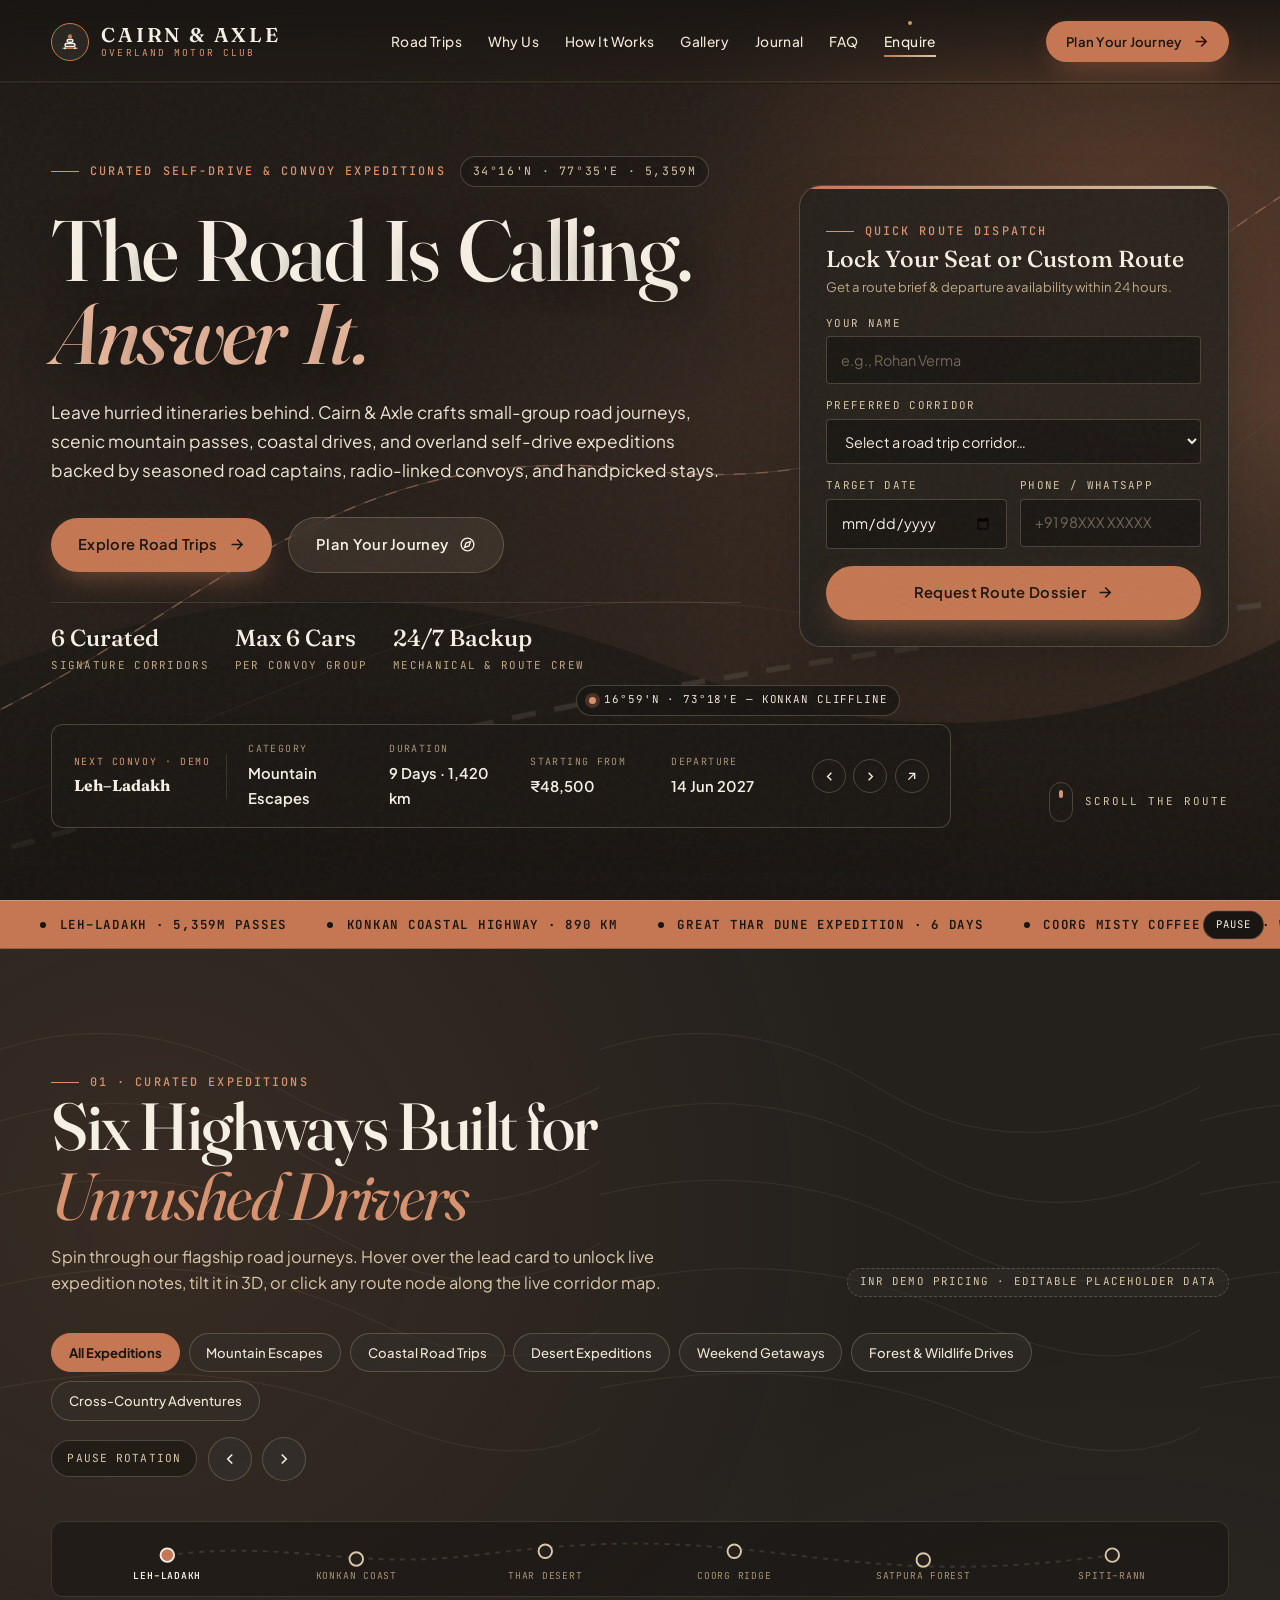
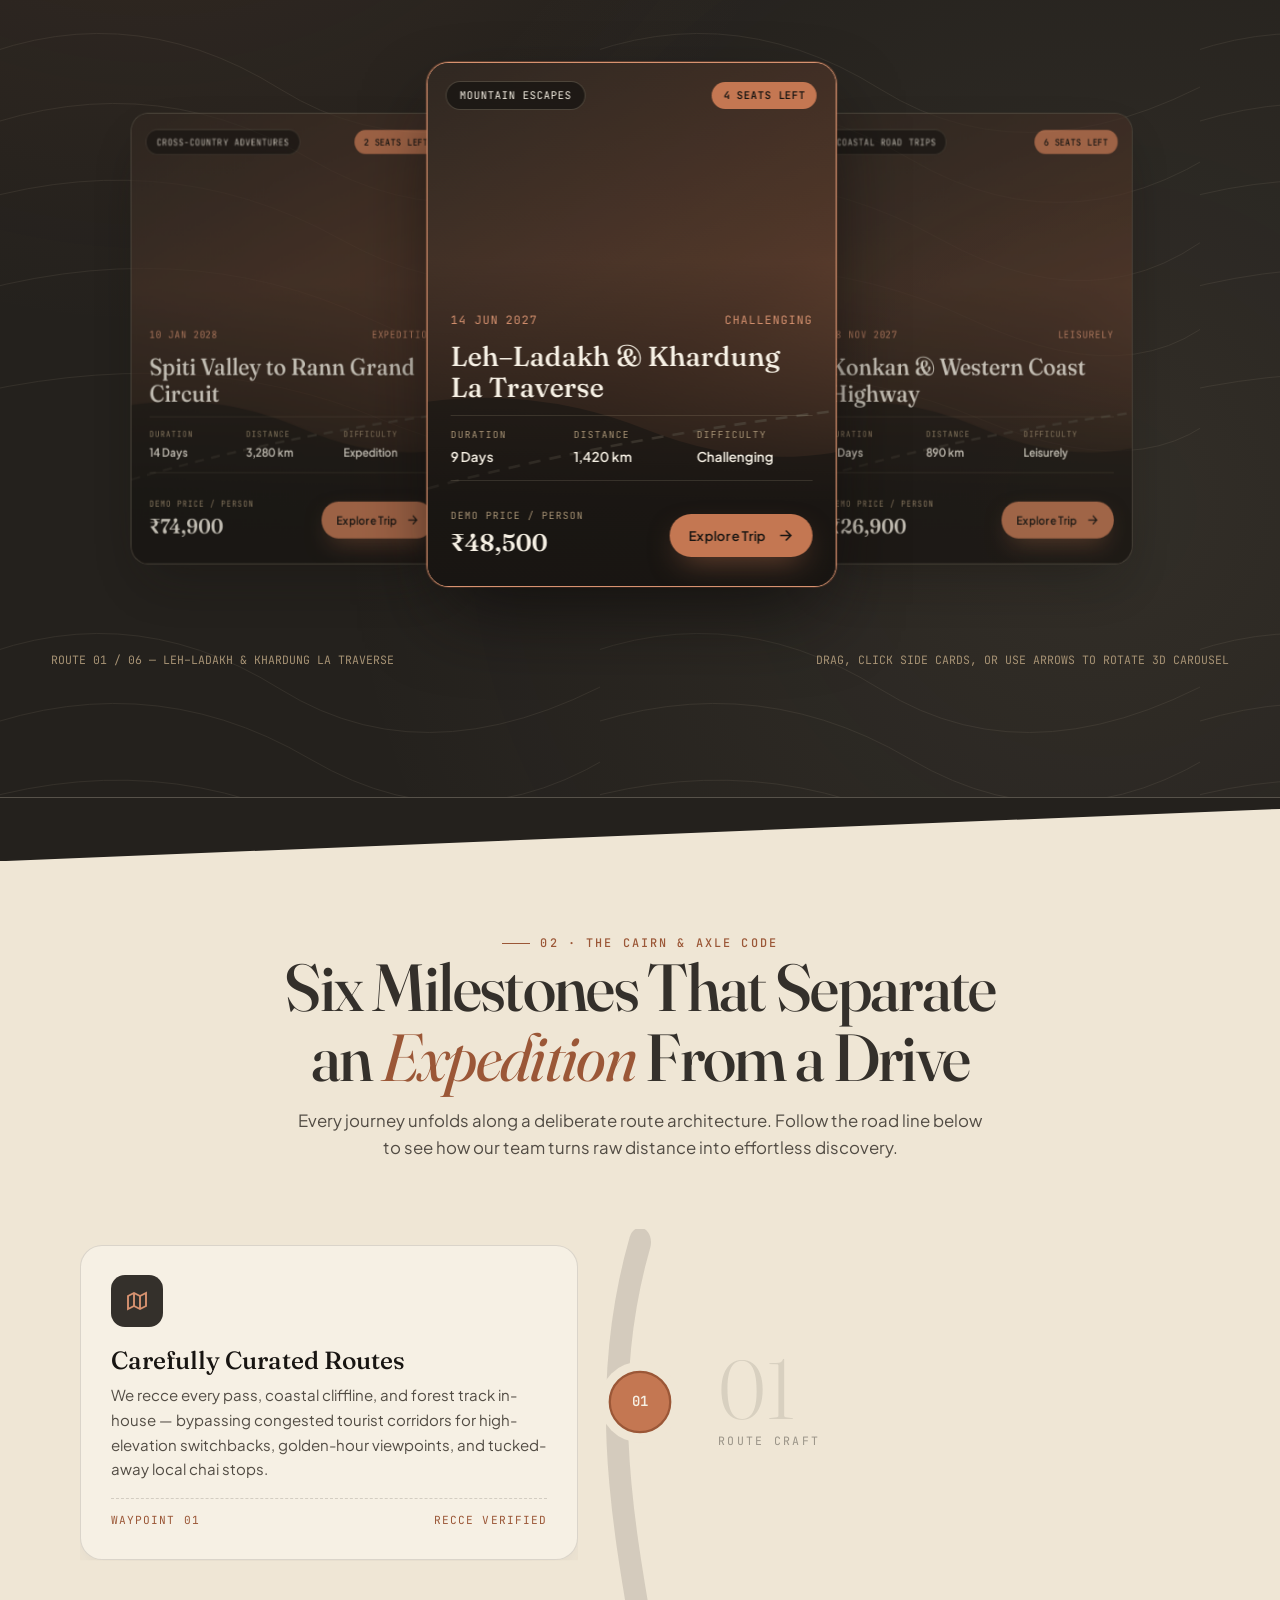
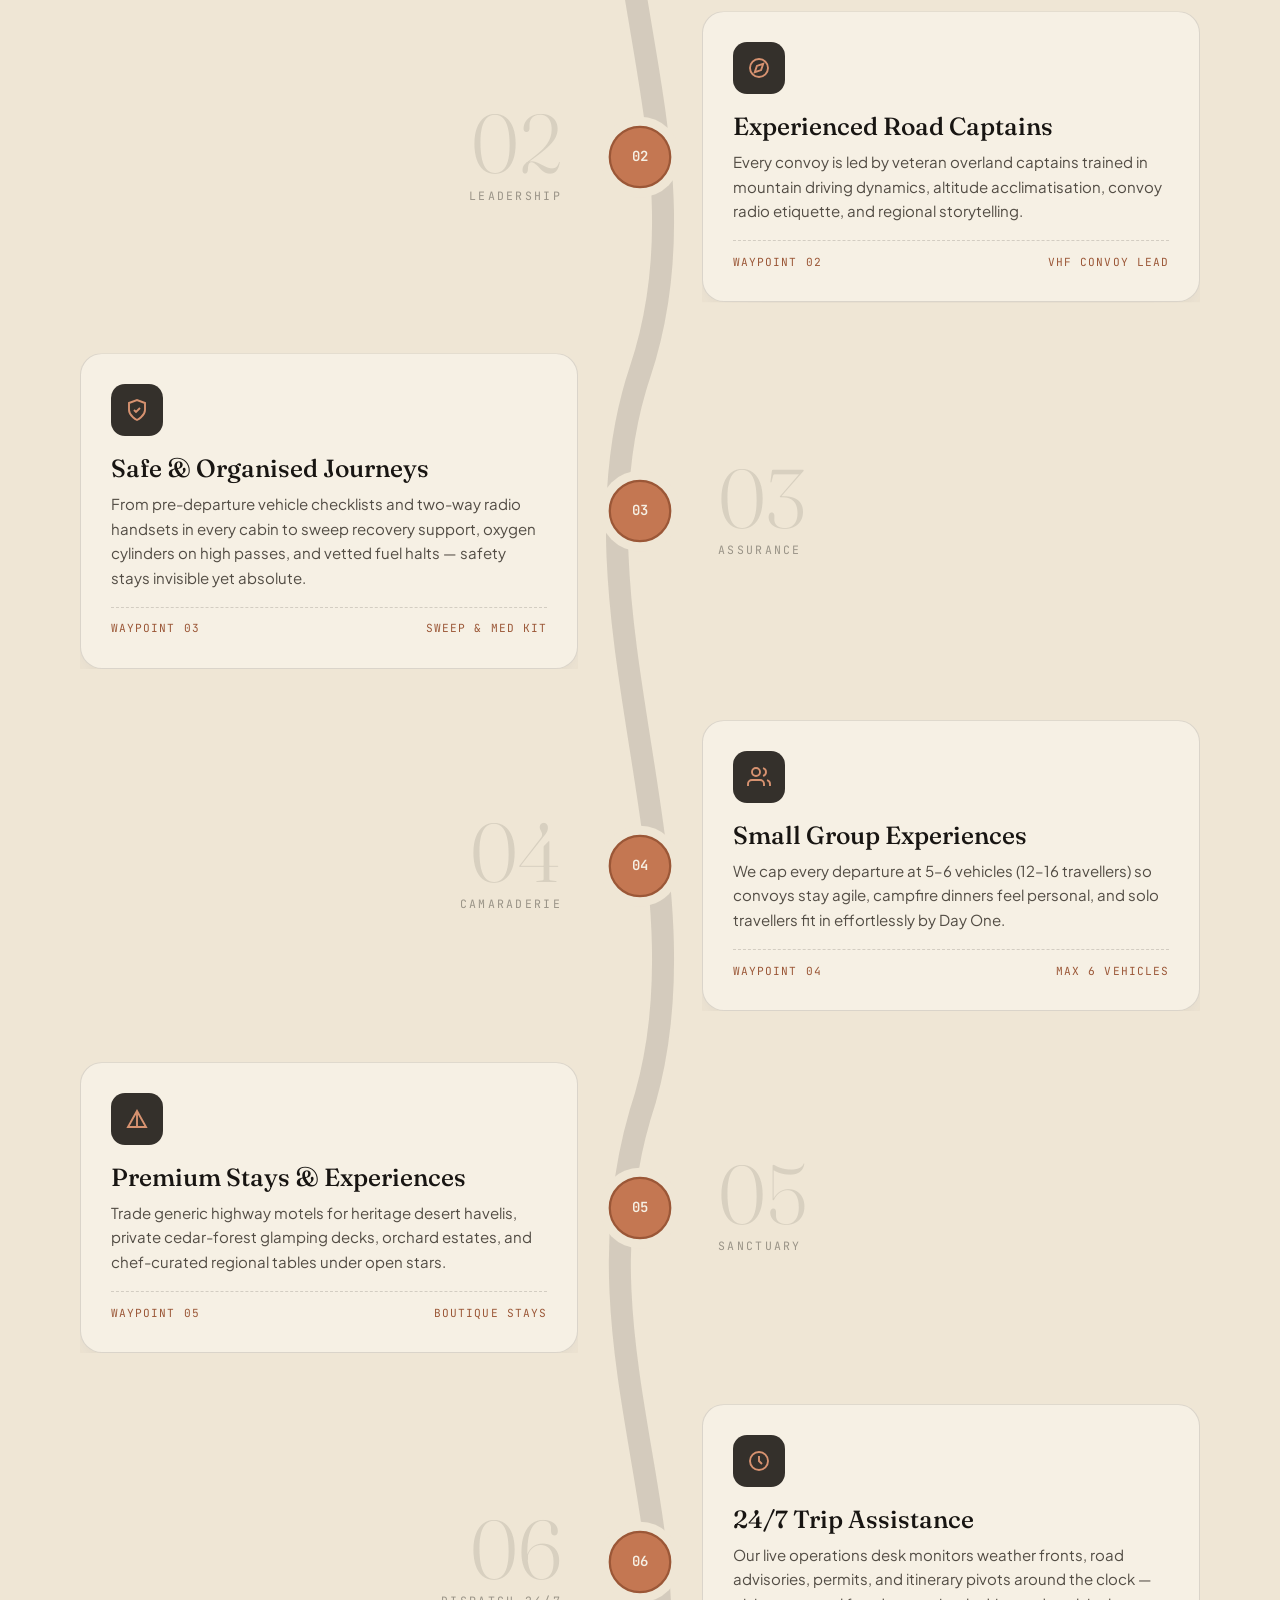
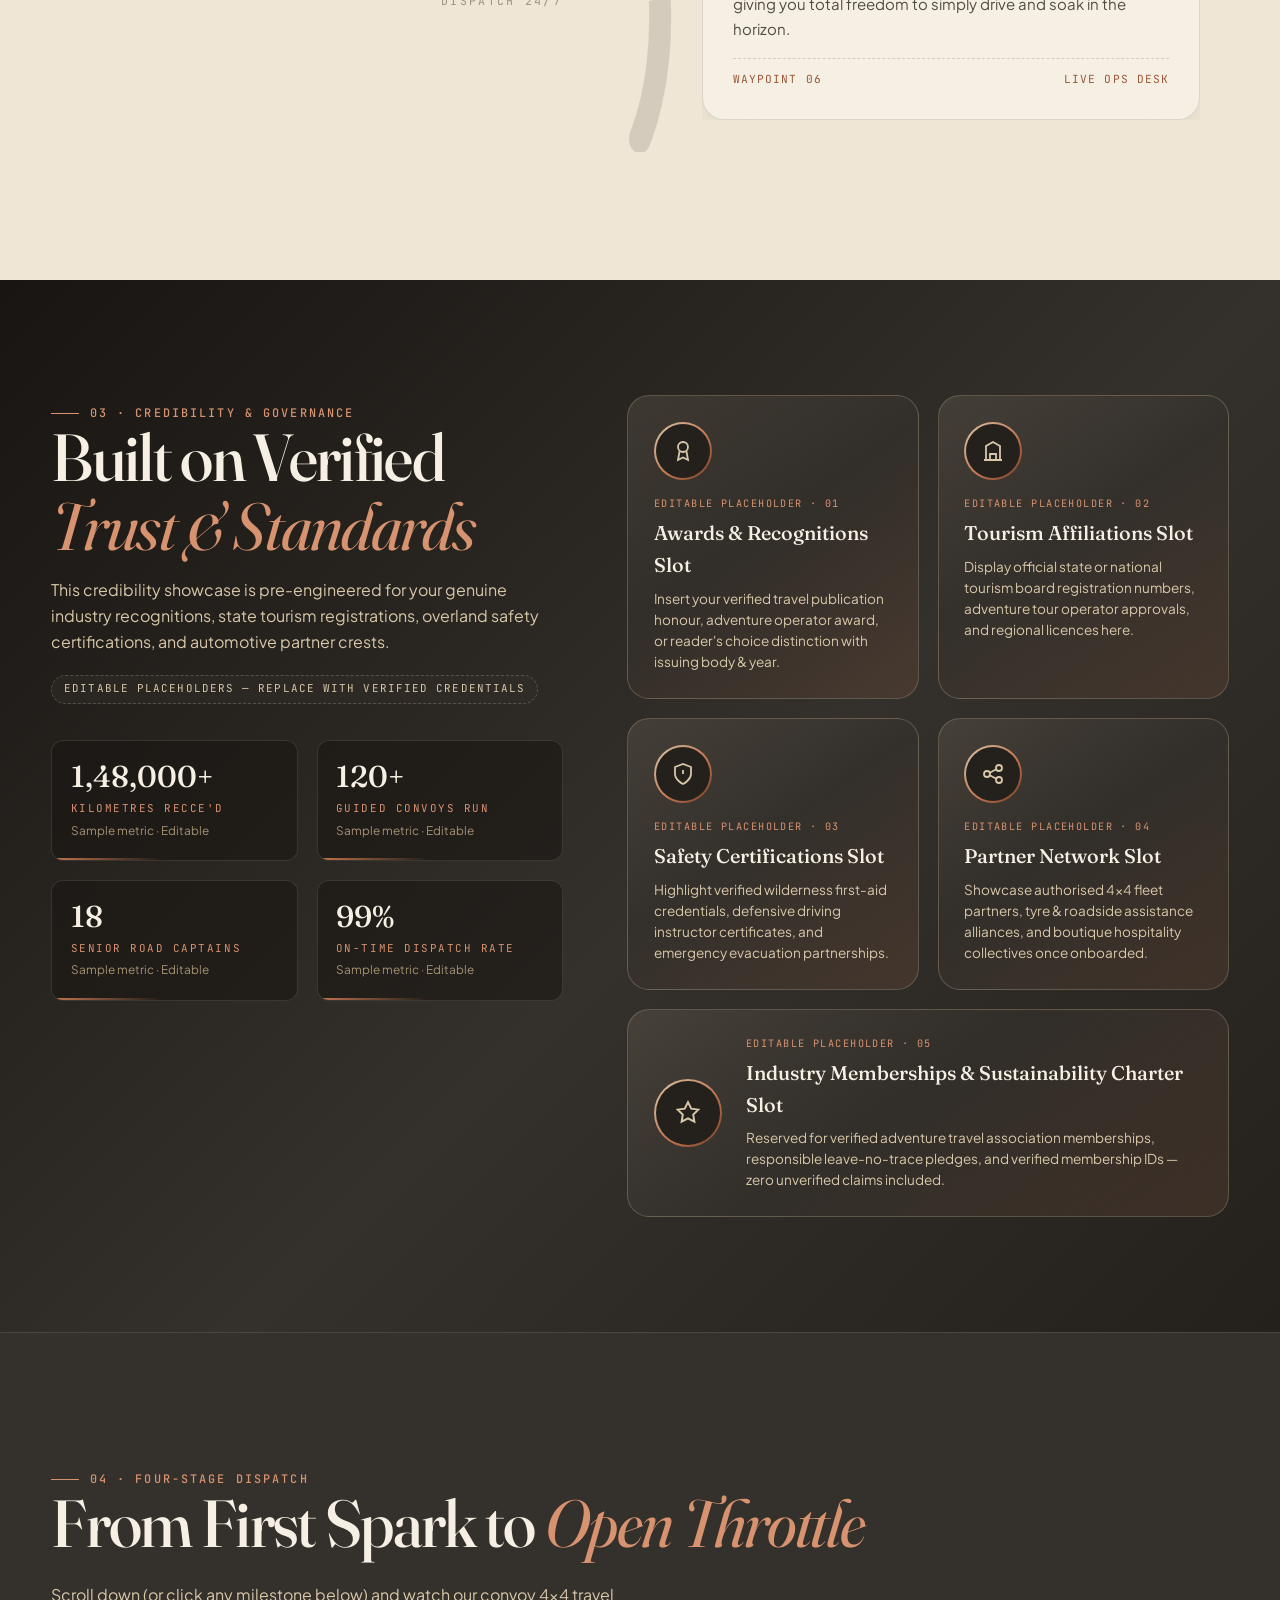
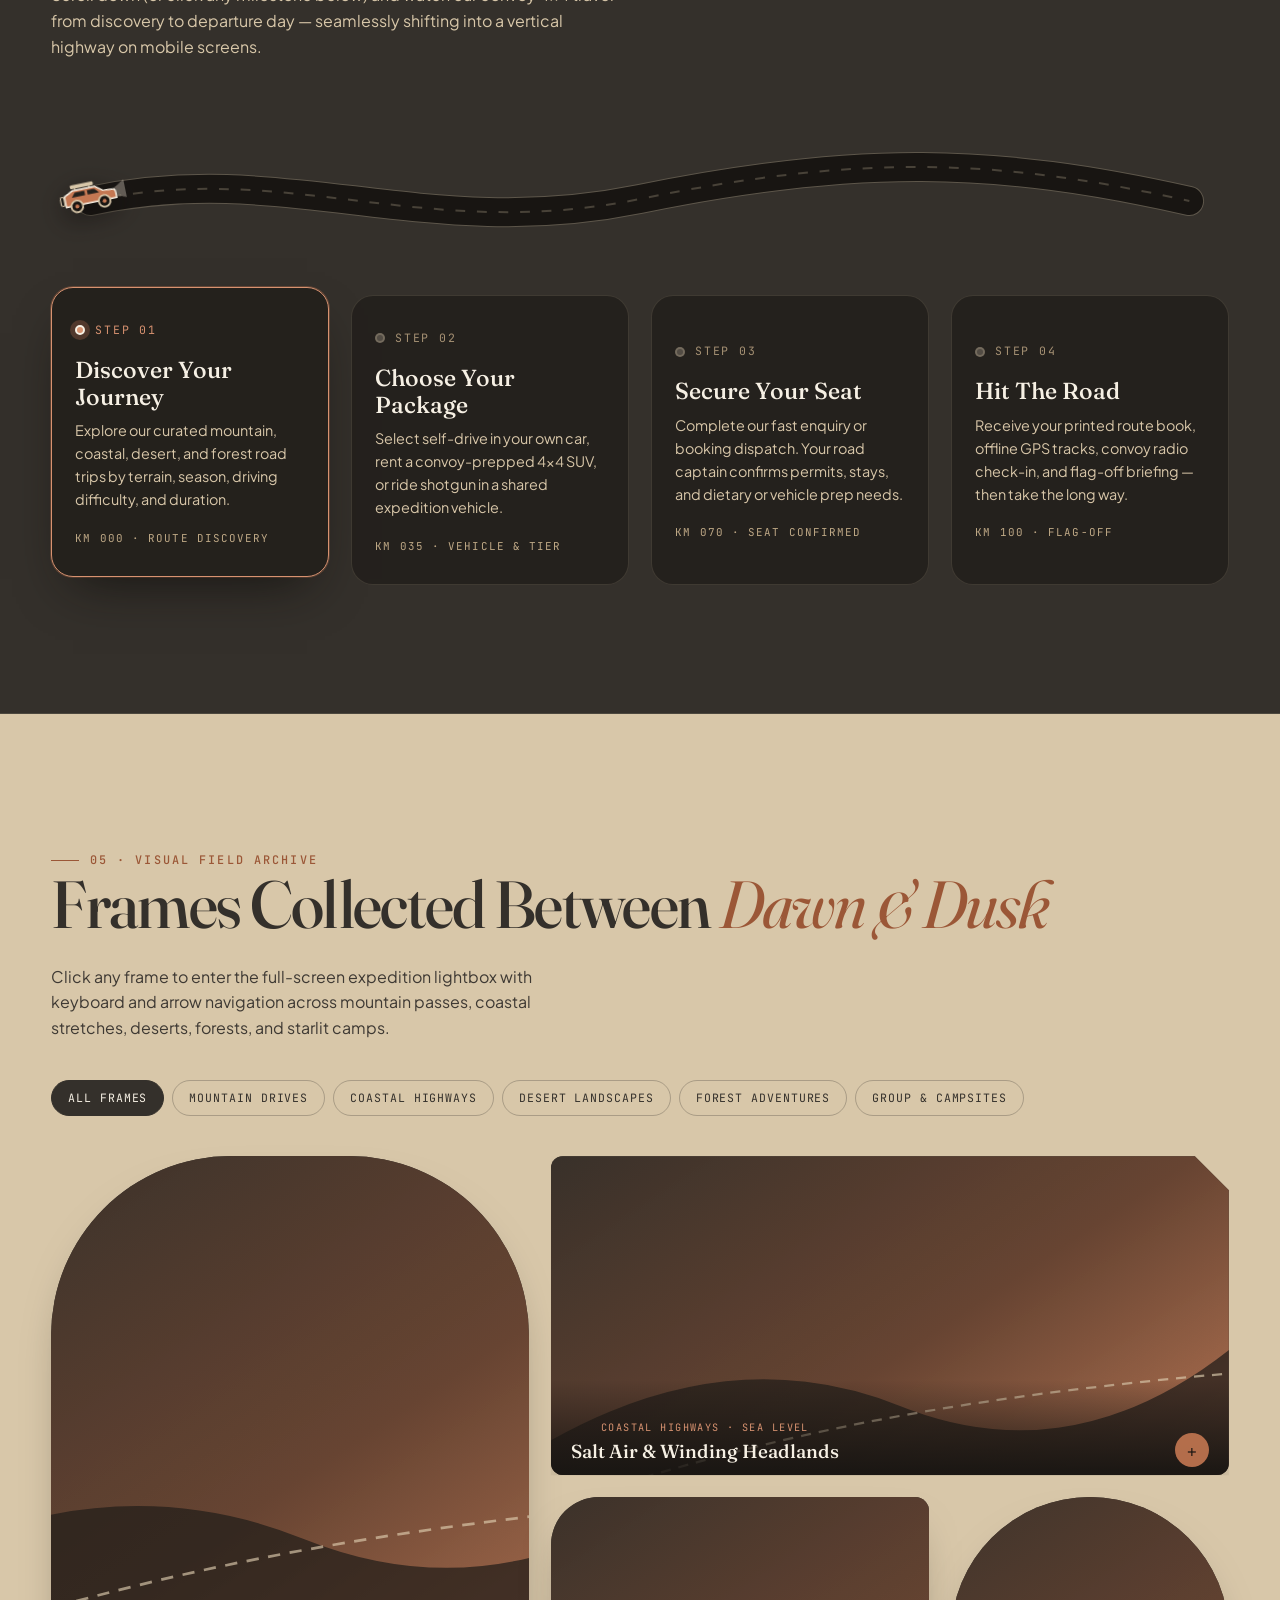
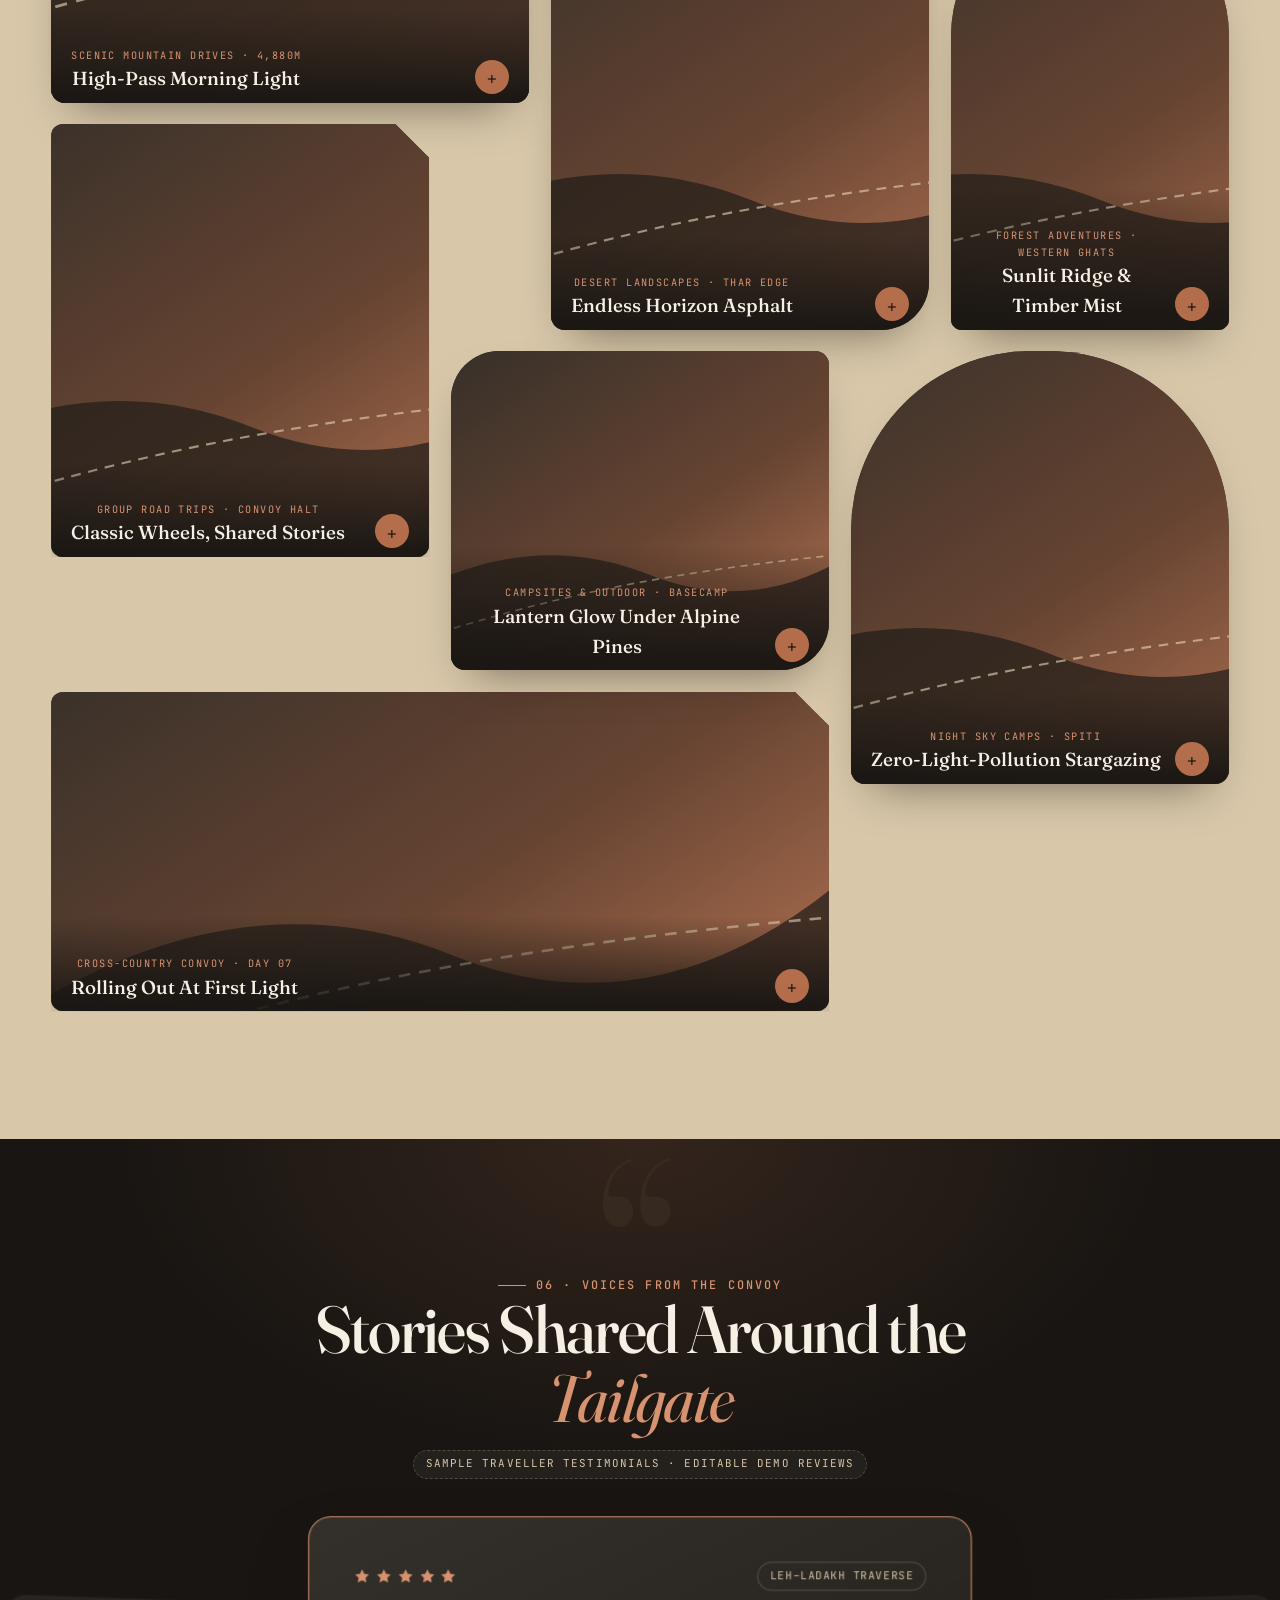
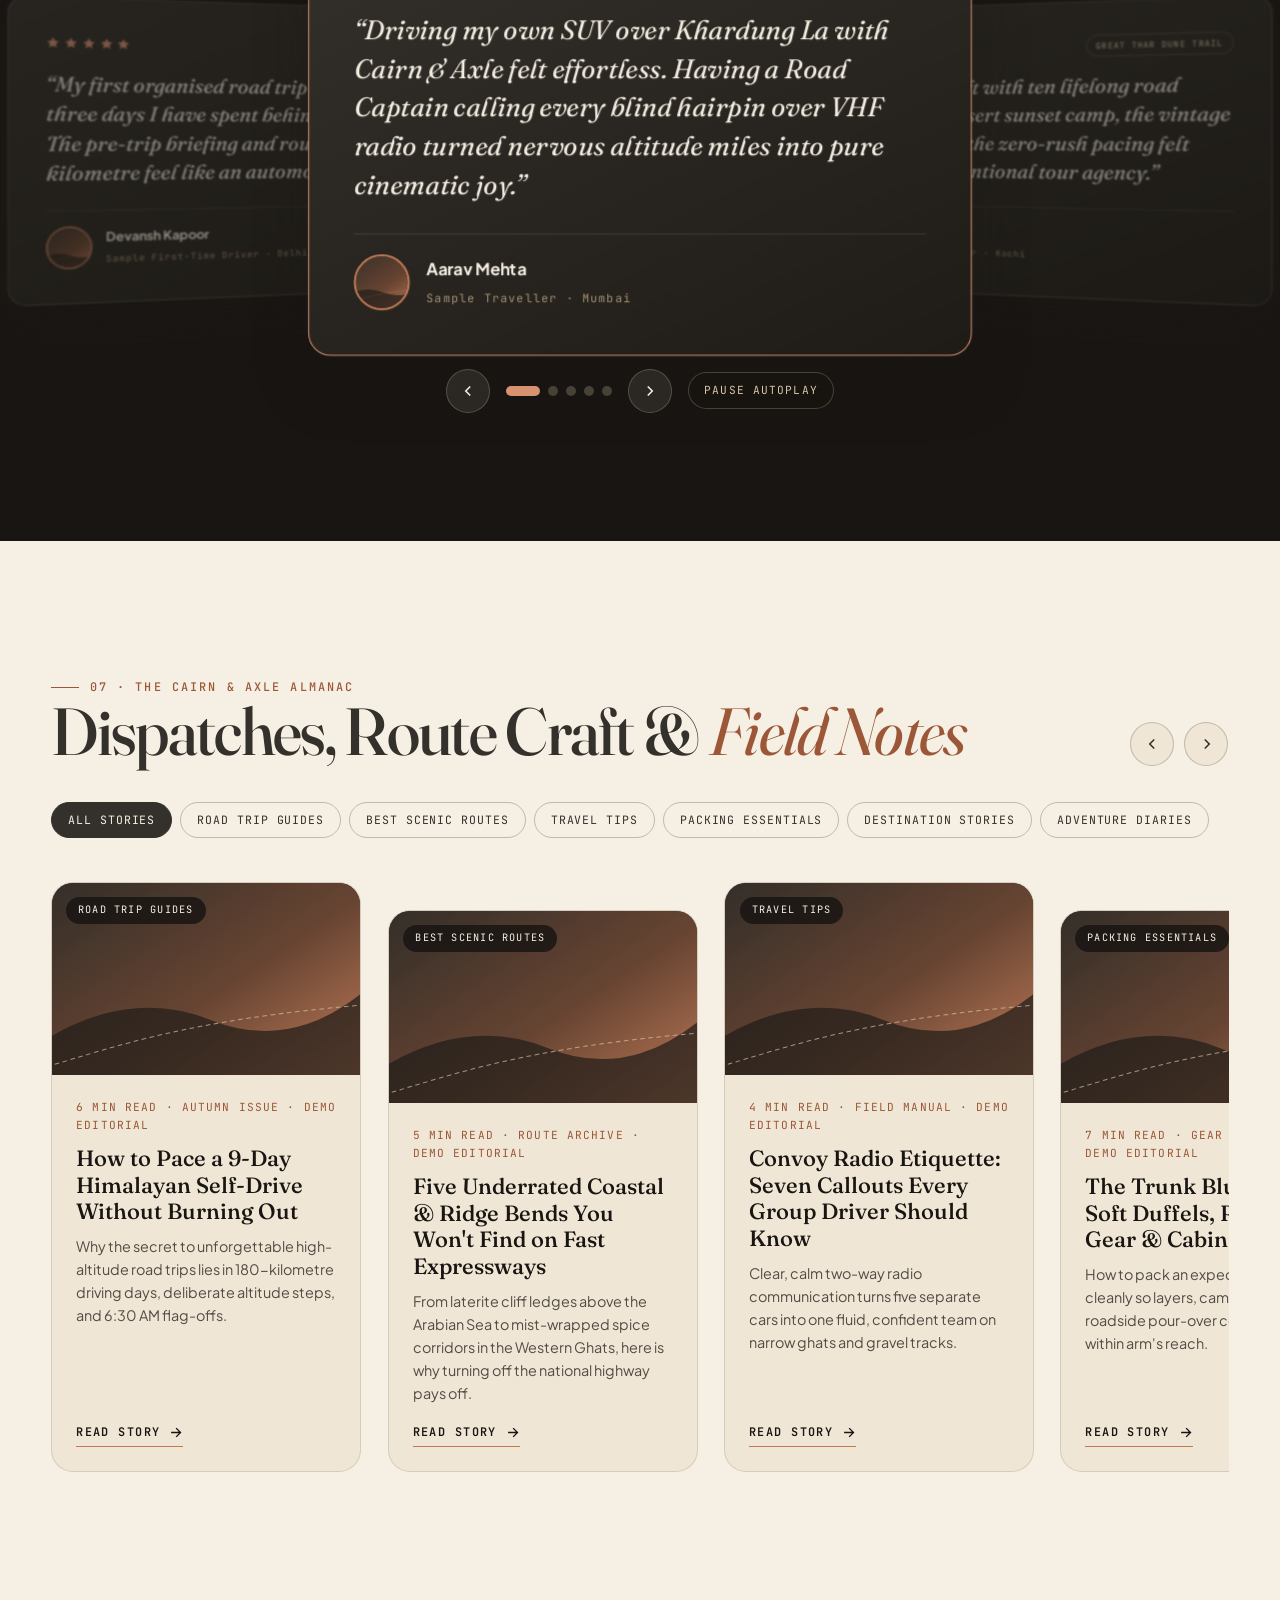
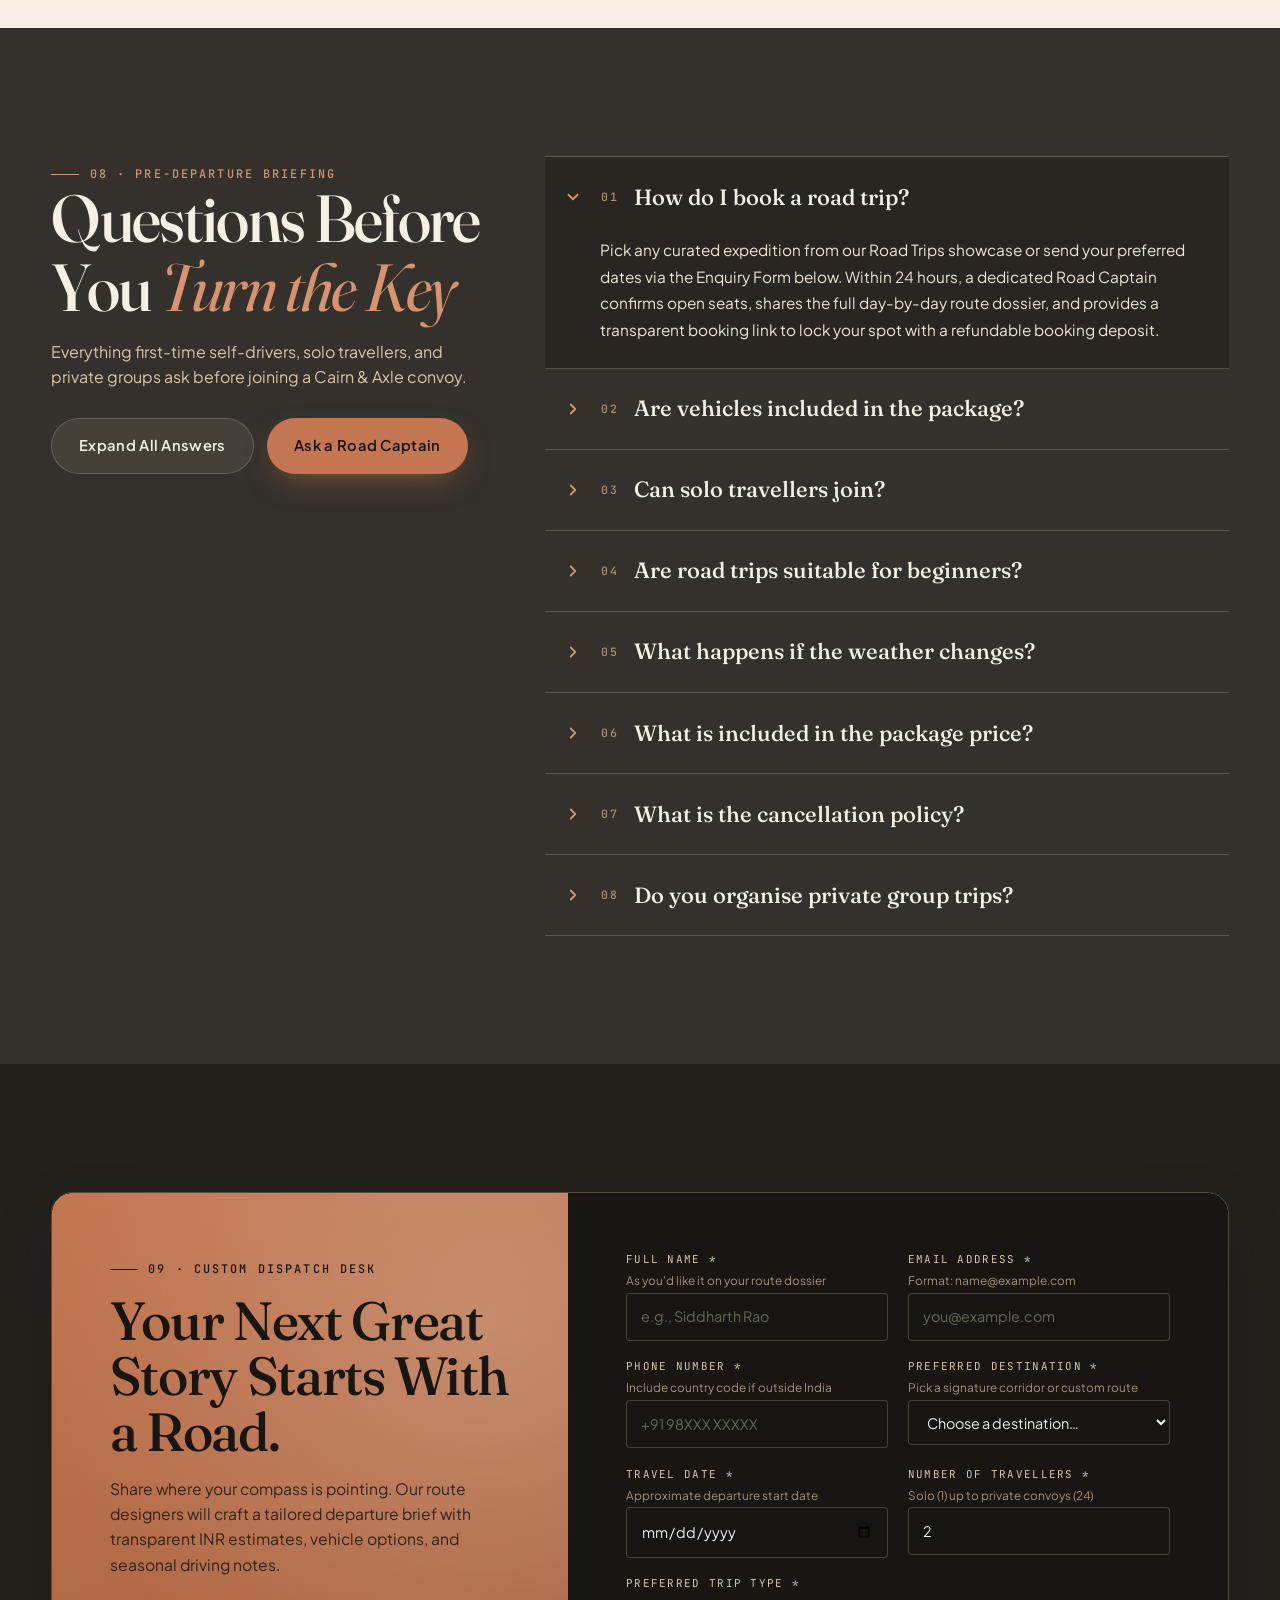
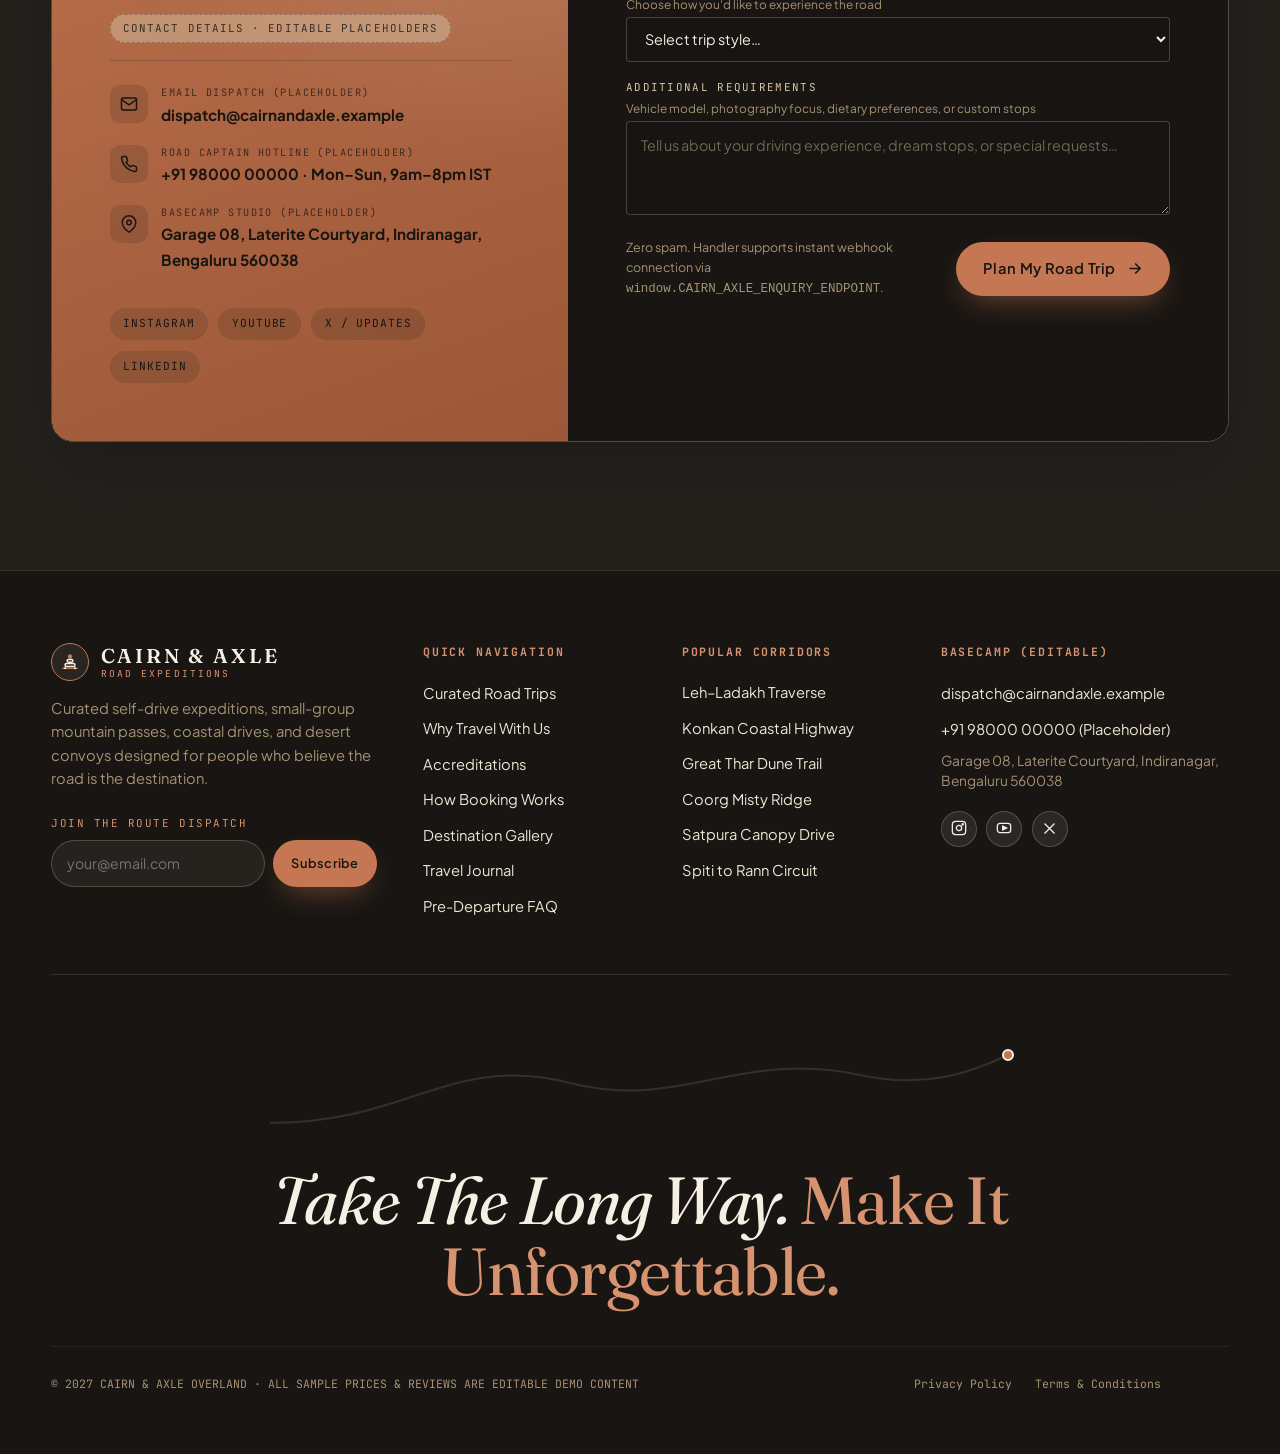
<file: index.html>
<!DOCTYPE html>
<html lang="en">
<head>
  <meta charset="UTF-8">
  <meta name="viewport" content="width=device-width, initial-scale=1.0">
  <title>CAIRN &amp; AXLE — Curated Road Trip Expeditions &amp; Scenic Self-Drive Journeys</title>
  <meta name="description" content="Curated road trips, scenic self-drive expeditions, small-group mountain passes, coastal highways, and overland adventures crafted for drivers who take the long way.">
  <meta name="theme-color" content="#34302B">
  <link rel="preconnect" href="https://fonts.googleapis.com">
  <link rel="preconnect" href="https://fonts.gstatic.com" crossorigin>
  <link href="https://fonts.googleapis.com/css2?family=Fraunces:ital,opsz,wght@0,9..144,300..800;1,9..144,300..600&family=JetBrains+Mono:wght@400;500;600&family=Plus+Jakarta+Sans:wght@400;500;600;700&display=swap" rel="stylesheet">
  <style>
    /* ==========================================================================
       CAIRN & AXLE — SINGLE-FILE DESIGN SYSTEM
       Strict 3-Colour Brand Palette + Tints/Shades/Alphas Derived Strictly From:
         Primary   : Charcoal Brown   #34302B
         Secondary : Burnt Terracotta #C47752
         Tertiary  : Desert Sand      #D8C7A9
       ========================================================================== */
    :root {
      /* Core Brand Palette */
      --charcoal: #34302B;
      --charcoal-deep: #24211D;
      --charcoal-obsidian: #181512;
      --charcoal-elevated: #3E3933;
      --charcoal-muted: #524C44;

      --terracotta: #C47752;
      --terracotta-light: #D79270;
      --terracotta-pale: #E5B49A;
      --terracotta-deep: #9B5737;
      --terracotta-dark: #743E25;

      --sand: #D8C7A9;
      --sand-light: #EFE6D5;
      --sand-paper: #F6F0E4;
      --sand-deep: #BFA986;
      --sand-muted: #A69274;

      /* Alpha Helpers (strictly derived from core 3) */
      --charcoal-90: rgba(36, 33, 29, 0.90);
      --charcoal-75: rgba(52, 48, 43, 0.75);
      --charcoal-55: rgba(52, 48, 43, 0.55);
      --charcoal-20: rgba(52, 48, 43, 0.20);
      --charcoal-12: rgba(52, 48, 43, 0.12);
      --terracotta-30: rgba(196, 119, 82, 0.30);
      --terracotta-18: rgba(196, 119, 82, 0.18);
      --terracotta-10: rgba(196, 119, 82, 0.10);
      --sand-25: rgba(216, 199, 169, 0.25);
      --sand-15: rgba(216, 199, 169, 0.15);
      --sand-08: rgba(216, 199, 169, 0.08);

      /* Typography */
      --font-display: 'Fraunces', Georgia, 'Times New Roman', serif;
      --font-sans: 'Plus Jakarta Sans', system-ui, -apple-system, 'Segoe UI', sans-serif;
      --font-mono: 'JetBrains Mono', ui-monospace, SFMono-Regular, monospace;

      /* Spacing & Layout */
      --container-max: 1360px;
      --gutter: clamp(1.25rem, 4vw, 3.25rem);
      --header-h: 84px;
      --header-h-compact: 66px;

      /* Radii & Shadows */
      --radius-sm: 4px;
      --radius-md: 12px;
      --radius-lg: 22px;
      --radius-pill: 999px;
      --shadow-deep: 0 28px 65px -20px rgba(24, 21, 18, 0.65);
      --shadow-soft: 0 18px 40px -18px rgba(24, 21, 18, 0.35);
      --ease-editorial: cubic-bezier(0.22, 1, 0.36, 1);
      --ease-spring: cubic-bezier(0.34, 1.45, 0.64, 1);
    }

    *, *::before, *::after {
      box-sizing: border-box;
      margin: 0;
      padding: 0;
    }

    html {
      scroll-behavior: smooth;
      scroll-padding-top: calc(var(--header-h-compact) + 18px);
      background-color: var(--charcoal-obsidian);
      color: var(--sand-paper);
      font-family: var(--font-sans);
      font-size: 16px;
      line-height: 1.6;
      -webkit-font-smoothing: antialiased;
      text-rendering: optimizeLegibility;
      overflow-x: clip;
    }

    @media (prefers-reduced-motion: reduce) {
      html {
        scroll-behavior: auto;
      }
    }

    body {
      background-color: var(--charcoal-obsidian);
      color: var(--sand-paper);
      overflow-x: clip;
      position: relative;
    }

    /* Warm editorial film grain overlay (ultra-lightweight inline SVG pattern) */
    body::after {
      content: "";
      position: fixed;
      inset: 0;
      pointer-events: none;
      z-index: 900;
      opacity: 0.032;
      background-image: url("data:image/svg+xml,%3Csvg viewBox='0 0 200 200' xmlns='http://www.w3.org/2000/svg'%3E%3Cfilter id='n'%3E%3CfeTurbulence type='fractalNoise' baseFrequency='0.85' numOctaves='3' stitchTiles='stitch'/%3E%3C/filter%3E%3Crect width='100%25' height='100%25' filter='url(%23n)'/%3E%3C/svg%3E");
    }

    img {
      display: block;
      max-width: 100%;
      height: auto;
    }

    a {
      color: inherit;
      text-decoration: none;
    }

    button, input, select, textarea {
      font: inherit;
      color: inherit;
    }

    button {
      background: none;
      border: none;
      cursor: pointer;
    }

    :focus-visible {
      outline: 2px solid var(--terracotta-light);
      outline-offset: 3px;
    }

    /* Utility Classes */
    .container {
      width: min(100% - (var(--gutter) * 2), var(--container-max));
      margin-inline: auto;
    }

    .visually-hidden:where(:not(:focus-within, :active)) {
      position: absolute !important;
      clip-path: inset(50%) !important;
      overflow: hidden !important;
      width: 1px !important;
      height: 1px !important;
      margin: -1px !important;
      padding: 0 !important;
      border: 0 !important;
      white-space: nowrap !important;
    }

    .skip-link {
      position: fixed;
      top: 12px;
      left: 16px;
      z-index: 2000;
      padding: 0.75rem 1.25rem;
      background: var(--terracotta);
      color: var(--charcoal-obsidian);
      font-weight: 700;
      border-radius: var(--radius-pill);
      transform: translateY(-150%);
    }
    .skip-link:focus {
      transform: translateY(0);
    }

    .eyebrow {
      display: inline-flex;
      align-items: center;
      gap: 0.65rem;
      font-family: var(--font-mono);
      font-size: 0.74rem;
      font-weight: 500;
      letter-spacing: 0.18em;
      text-transform: uppercase;
      color: var(--terracotta-light);
    }
    .eyebrow::before {
      content: "";
      width: 28px;
      height: 1px;
      background: currentColor;
      display: inline-block;
    }
    .eyebrow--dark {
      color: var(--terracotta-deep);
    }

    .section-title {
      font-family: var(--font-display);
      font-weight: 500;
      font-variation-settings: "opsz" 96;
      letter-spacing: -0.025em;
      line-height: 1.04;
      font-size: clamp(2.35rem, 5.2vw, 4.5rem);
    }
    .section-title em {
      font-style: italic;
      font-weight: 400;
      color: var(--terracotta-light);
    }
    .section-title--on-light em {
      color: var(--terracotta-deep);
    }

    .demo-pill {
      display: inline-flex;
      align-items: center;
      gap: 0.45rem;
      padding: 0.3rem 0.75rem;
      border-radius: var(--radius-pill);
      font-family: var(--font-mono);
      font-size: 0.68rem;
      letter-spacing: 0.1em;
      text-transform: uppercase;
      border: 1px dashed var(--sand-25);
      color: var(--sand);
      background: rgba(52, 48, 43, 0.45);
    }
    .demo-pill--light {
      border-color: rgba(52, 48, 43, 0.35);
      color: var(--charcoal);
      background: rgba(216, 199, 169, 0.45);
    }

    /* Warm editorial cinematic photo grade */
    .editorial-photo {
      filter: contrast(1.04) saturate(0.92) sepia(0.08);
      background-color: var(--charcoal);
    }

    /* Buttons & Magnetic Interaction */
    .btn {
      position: relative;
      display: inline-flex;
      align-items: center;
      justify-content: center;
      gap: 0.65rem;
      padding: 0.95rem 1.7rem;
      border-radius: var(--radius-pill);
      font-weight: 600;
      font-size: 0.92rem;
      letter-spacing: 0.02em;
      transition: background-color 0.3s var(--ease-editorial),
                  color 0.3s var(--ease-editorial),
                  border-color 0.3s var(--ease-editorial),
                  box-shadow 0.35s var(--ease-editorial);
      will-change: transform;
      overflow: hidden;
    }
    .btn--primary {
      background: var(--terracotta);
      color: var(--charcoal-obsidian);
      box-shadow: 0 12px 30px -10px rgba(196, 119, 82, 0.55);
    }
    .btn--primary:hover {
      background: var(--terracotta-light);
      box-shadow: 0 18px 36px -10px rgba(196, 119, 82, 0.72);
    }
    .btn--secondary {
      background: rgba(216, 199, 169, 0.10);
      color: var(--sand-paper);
      border: 1px solid var(--sand-25);
      backdrop-filter: blur(8px);
    }
    .btn--secondary:hover {
      background: var(--sand);
      color: var(--charcoal-obsidian);
      border-color: var(--sand);
    }
    .btn--dark {
      background: var(--charcoal);
      color: var(--sand-paper);
    }
    .btn--dark:hover {
      background: var(--charcoal-obsidian);
      color: var(--sand-light);
    }
    .btn--ghost-dark {
      border: 1px solid rgba(52, 48, 43, 0.35);
      color: var(--charcoal);
    }
    .btn--ghost-dark:hover {
      background: var(--charcoal);
      color: var(--sand-paper);
    }
    .btn svg {
      width: 17px;
      height: 17px;
      flex-shrink: 0;
      transition: transform 0.35s var(--ease-editorial);
    }
    .btn:hover svg.arrow-glide {
      transform: translateX(4px);
    }

    /* ==========================================================================
       CUSTOM DESKTOP CURSOR (Enhanced only on fine pointer + no-preference motion)
       ========================================================================== */
    .custom-cursor {
      position: fixed;
      top: 0;
      left: 0;
      width: 16px;
      height: 16px;
      border-radius: 50%;
      border: 1.5px solid var(--terracotta-light);
      background: rgba(196, 119, 82, 0.16);
      pointer-events: none;
      z-index: 2500;
      transform: translate3d(-100px, -100px, 0);
      display: none;
      align-items: center;
      justify-content: center;
      font-family: var(--font-mono);
      font-size: 0.62rem;
      font-weight: 600;
      letter-spacing: 0.12em;
      text-transform: uppercase;
      color: var(--charcoal-obsidian);
      transition: width 0.28s var(--ease-editorial),
                  height 0.28s var(--ease-editorial),
                  background-color 0.28s var(--ease-editorial),
                  border-color 0.28s var(--ease-editorial),
                  opacity 0.25s ease;
    }
    @media (hover: hover) and (pointer: fine) and (prefers-reduced-motion: no-preference) {
      .custom-cursor.is-active {
        display: flex;
      }
      .custom-cursor.is-labeled {
        width: 78px;
        height: 78px;
        background: var(--terracotta);
        border-color: var(--sand-paper);
        box-shadow: 0 12px 32px rgba(24, 21, 18, 0.45);
      }
      .custom-cursor.is-link {
        width: 34px;
        height: 34px;
        background: rgba(216, 199, 169, 0.22);
        border-color: var(--sand);
      }
    }

    /* ==========================================================================
       STICKY TRANSFORMING NAVIGATION + SCROLL PROGRESS THREAD
       ========================================================================== */
    .site-header {
      position: fixed;
      top: 0;
      left: 0;
      right: 0;
      height: var(--header-h);
      z-index: 1000;
      display: flex;
      align-items: center;
      background: linear-gradient(180deg, rgba(24, 21, 18, 0.78) 0%, rgba(24, 21, 18, 0) 100%);
      border-bottom: 1px solid transparent;
      transition: background-color 0.4s var(--ease-editorial),
                  height 0.4s var(--ease-editorial),
                  border-color 0.4s var(--ease-editorial),
                  backdrop-filter 0.4s var(--ease-editorial);
    }

    .site-header.is-scrolled {
      height: var(--header-h-compact);
      background: rgba(28, 25, 22, 0.90);
      backdrop-filter: blur(14px);
      -webkit-backdrop-filter: blur(14px);
      border-bottom-color: var(--sand-15);
      box-shadow: 0 12px 36px -14px rgba(12, 10, 9, 0.7);
    }

    /* Native CSS Scroll-Driven Header Shrink (with JS fallback above) */
    @media (prefers-reduced-motion: no-preference) {
      @supports ((animation-timeline: scroll()) and (animation-range: 0% 100%)) {
        @keyframes header-condense {
          from {
            height: var(--header-h);
            background-color: rgba(24, 21, 18, 0.12);
            border-bottom-color: transparent;
          }
          to {
            height: var(--header-h-compact);
            background-color: rgba(28, 25, 22, 0.92);
            border-bottom-color: rgba(216, 199, 169, 0.16);
          }
        }
        .site-header {
          backdrop-filter: blur(10px);
          -webkit-backdrop-filter: blur(10px);
          animation: header-condense auto linear both;
          animation-timeline: scroll(block root);
          animation-range: 0px 140px;
        }
      }
    }

    .nav-inner {
      width: min(100% - (var(--gutter) * 2), var(--container-max));
      margin-inline: auto;
      display: flex;
      align-items: center;
      justify-content: space-between;
      gap: 1.25rem;
    }

    .brand-logo {
      display: inline-flex;
      align-items: center;
      gap: 0.75rem;
      flex-shrink: 0;
    }
    .brand-mark {
      width: 38px;
      height: 38px;
      display: grid;
      place-items: center;
      border-radius: 50%;
      border: 1px solid var(--terracotta);
      background: rgba(52, 48, 43, 0.65);
      color: var(--sand-paper);
      transition: transform 0.5s var(--ease-editorial), border-color 0.3s ease;
    }
    .brand-logo:hover .brand-mark {
      transform: rotate(22deg);
      border-color: var(--sand);
    }
    .brand-wordmark {
      display: flex;
      flex-direction: column;
      line-height: 1;
    }
    .brand-wordmark strong {
      font-family: var(--font-display);
      font-size: 1.25rem;
      font-weight: 600;
      letter-spacing: 0.14em;
      color: var(--sand-paper);
    }
    .brand-wordmark span {
      font-family: var(--font-mono);
      font-size: 0.6rem;
      letter-spacing: 0.22em;
      text-transform: uppercase;
      color: var(--terracotta-light);
      margin-top: 3px;
    }

    .nav-links {
      display: flex;
      align-items: center;
      gap: clamp(1rem, 2vw, 2.1rem);
      list-style: none;
    }
    .nav-link {
      position: relative;
      font-size: 0.86rem;
      font-weight: 500;
      letter-spacing: 0.03em;
      color: var(--sand-light);
      padding: 0.4rem 0;
      transition: color 0.25s ease;
    }
    .nav-link::after {
      content: "";
      position: absolute;
      left: 0;
      right: 0;
      bottom: 0;
      height: 2px;
      background: linear-gradient(90deg, var(--terracotta), var(--sand));
      transform: scaleX(0);
      transform-origin: left center;
      transition: transform 0.35s var(--ease-editorial);
    }
    .nav-link:hover,
    .nav-link.is-active {
      color: var(--sand-paper);
    }
    .nav-link:hover::after,
    .nav-link.is-active::after {
      transform: scaleX(1);
    }
    .nav-link.is-active::before {
      content: "";
      position: absolute;
      left: 50%;
      top: -6px;
      width: 4px;
      height: 4px;
      border-radius: 50%;
      background: var(--terracotta-light);
      transform: translateX(-50%);
    }

    .nav-actions {
      display: flex;
      align-items: center;
      gap: 0.85rem;
    }
    .nav-cta {
      padding: 0.64rem 1.25rem;
      font-size: 0.82rem;
    }

    /* Scroll Progress Route Line along header bottom */
    .scroll-progress-track {
      position: absolute;
      left: 0;
      right: 0;
      bottom: 0;
      height: 2px;
      background: rgba(216, 199, 169, 0.08);
      pointer-events: none;
    }
    .scroll-progress-bar {
      height: 100%;
      width: 100%;
      background: linear-gradient(90deg, var(--terracotta-deep), var(--terracotta-light), var(--sand));
      transform-origin: left center;
      transform: scaleX(0);
    }
    @media (prefers-reduced-motion: no-preference) {
      @supports ((animation-timeline: scroll()) and (animation-range: 0% 100%)) {
        @keyframes route-progress {
          from { transform: scaleX(0); }
          to { transform: scaleX(1); }
        }
        .scroll-progress-bar {
          animation: route-progress auto linear both;
          animation-timeline: scroll(block root);
          animation-range: 0% 100%;
        }
      }
    }

    /* Mobile Menu Button & Animated Drawer */
    .menu-toggle {
      display: none;
      width: 44px;
      height: 44px;
      border-radius: 50%;
      border: 1px solid var(--sand-25);
      align-items: center;
      justify-content: center;
      flex-direction: column;
      gap: 5px;
      background: rgba(52, 48, 43, 0.72);
    }
    .menu-toggle span {
      display: block;
      width: 18px;
      height: 1.5px;
      background: var(--sand-paper);
      transition: transform 0.35s var(--ease-editorial), opacity 0.25s ease;
    }
    .menu-toggle[aria-expanded="true"] span:nth-child(1) {
      transform: translateY(3.25px) rotate(45deg);
    }
    .menu-toggle[aria-expanded="true"] span:nth-child(2) {
      transform: translateY(-3.25px) rotate(-45deg);
    }

    .mobile-drawer {
      position: fixed;
      inset: 0;
      z-index: 950;
      background: radial-gradient(circle at 80% 15%, rgba(196, 119, 82, 0.20), transparent 55%),
                  var(--charcoal-obsidian);
      padding: calc(var(--header-h) + 1.5rem) var(--gutter) 2.5rem;
      display: flex;
      flex-direction: column;
      justify-content: space-between;
      opacity: 0;
      visibility: hidden;
      clip-path: inset(0 0 100% 0);
      transition: clip-path 0.55s var(--ease-editorial), opacity 0.35s ease, visibility 0.45s;
    }
    .mobile-drawer.is-open {
      opacity: 1;
      visibility: visible;
      clip-path: inset(0 0 0 0);
    }
    .mobile-nav-list {
      list-style: none;
      display: flex;
      flex-direction: column;
      gap: 0.45rem;
    }
    .mobile-nav-list a {
      display: flex;
      align-items: baseline;
      justify-content: space-between;
      padding: 0.7rem 0;
      border-bottom: 1px solid var(--sand-08);
      font-family: var(--font-display);
      font-size: clamp(1.65rem, 6vw, 2.3rem);
      color: var(--sand-paper);
      transition: color 0.25s ease, padding-left 0.3s var(--ease-editorial);
    }
    .mobile-nav-list a span {
      font-family: var(--font-mono);
      font-size: 0.72rem;
      color: var(--terracotta-light);
    }
    .mobile-nav-list a:hover {
      color: var(--terracotta-light);
      padding-left: 0.65rem;
    }
    .mobile-drawer-footer {
      display: flex;
      flex-direction: column;
      gap: 1rem;
      padding-top: 1.5rem;
      border-top: 1px solid var(--sand-15);
    }

    /* ==========================================================================
       SECTION 1: HERO — CINEMATIC ROAD ADVENTURE
       ========================================================================== */
    .hero {
      position: relative;
      min-height: 100svh;
      padding: calc(var(--header-h) + 2.25rem) 0 4.5rem;
      display: flex;
      flex-direction: column;
      justify-content: space-between;
      overflow: clip;
      background-color: var(--charcoal-obsidian);
      isolation: isolate;
    }

    .hero-backdrop {
      position: absolute;
      inset: -6% 0 -6% 0;
      z-index: -3;
      overflow: hidden;
    }
    .hero-bg-img {
      width: 100%;
      height: 100%;
      object-fit: cover;
      object-position: center 46%;
      filter: contrast(1.08) saturate(0.88) brightness(0.68) sepia(0.14);
      transform: scale(1.07);
      will-change: transform;
    }
    @media (prefers-reduced-motion: no-preference) {
      @keyframes hero-ken-burns {
        0%   { transform: scale(1.06) translate3d(0, 0, 0); }
        100% { transform: scale(1.16) translate3d(-1.4%, -1.2%, 0); }
      }
      .hero-bg-img {
        animation: hero-ken-burns 24s ease-in-out infinite alternate;
      }
    }

    /* Multi-layered warm charcoal & terracotta cinema grading */
    .hero-scrim {
      position: absolute;
      inset: 0;
      z-index: -2;
      background:
        radial-gradient(ellipse 70% 65% at 22% 40%, rgba(24, 21, 18, 0.72), transparent 72%),
        radial-gradient(ellipse 55% 60% at 88% 22%, rgba(196, 119, 82, 0.24), transparent 65%),
        linear-gradient(180deg, rgba(24, 21, 18, 0.68) 0%, rgba(52, 48, 43, 0.34) 45%, rgba(24, 21, 18, 0.92) 100%);
    }

    /* Animated SVG Road-Line Graphics travelling across hero */
    .hero-road-canvas {
      position: absolute;
      inset: 0;
      z-index: -1;
      pointer-events: none;
      opacity: 0.72;
    }
    .hero-road-canvas svg {
      width: 100%;
      height: 100%;
    }
    .road-trace {
      fill: none;
      stroke: var(--terracotta-light);
      stroke-width: 1.5;
      stroke-dasharray: 12 10;
      opacity: 0.55;
    }
    .road-trace--solid {
      fill: none;
      stroke: var(--sand-25);
      stroke-width: 1;
      stroke-dasharray: 1800;
      stroke-dashoffset: 0;
    }
    @media (prefers-reduced-motion: no-preference) {
      @keyframes road-dash-flow {
        to { stroke-dashoffset: -220; }
      }
      @keyframes road-draw-in {
        from { stroke-dashoffset: 1800; }
        to { stroke-dashoffset: 0; }
      }
      .road-trace {
        animation: road-dash-flow 12s linear infinite;
      }
      .road-trace--solid {
        animation: road-draw-in 2.4s var(--ease-editorial) forwards;
      }
    }

    /* Floating Coordinate Markers */
    .hero-markers {
      position: absolute;
      inset: 0;
      pointer-events: none;
      z-index: 4;
    }
    .geo-marker {
      position: absolute;
      display: inline-flex;
      align-items: center;
      gap: 0.55rem;
      padding: 0.36rem 0.72rem;
      border-radius: var(--radius-pill);
      background: rgba(24, 21, 18, 0.78);
      border: 1px solid var(--sand-25);
      backdrop-filter: blur(8px);
      font-family: var(--font-mono);
      font-size: 0.68rem;
      letter-spacing: 0.08em;
      color: var(--sand-light);
      pointer-events: auto;
      cursor: pointer;
      transition: border-color 0.25s ease, background-color 0.25s ease, transform 0.3s var(--ease-editorial);
    }
    .geo-marker:hover {
      border-color: var(--terracotta-light);
      background: rgba(52, 48, 43, 0.94);
      transform: translateY(-2px);
    }
    .geo-marker__dot {
      width: 7px;
      height: 7px;
      border-radius: 50%;
      background: var(--terracotta-light);
      box-shadow: 0 0 0 4px rgba(196, 119, 82, 0.28);
      flex-shrink: 0;
    }
    .geo-marker--2 { bottom: 20.5%; left: 45%; top: auto; }
    @media (prefers-reduced-motion: no-preference) {
      @keyframes float-marker {
        0%, 100% { transform: translateY(0px); }
        50% { transform: translateY(-7px); }
      }
      .geo-marker--2 { animation: float-marker 7.5s ease-in-out infinite 1.2s; }
    }

    /* Hero Main Grid */
    .hero-grid {
      position: relative;
      z-index: 2;
      display: grid;
      grid-template-columns: minmax(0, 1.18fr) minmax(320px, 430px);
      align-items: center;
      gap: clamp(2rem, 4.5vw, 4.5rem);
      margin-block: auto;
      padding-block: 1.5rem 2.25rem;
    }

    .hero-kicker {
      display: flex;
      flex-wrap: wrap;
      align-items: center;
      gap: 0.9rem;
      margin-bottom: 1.35rem;
    }
    .hero-telemetry {
      font-family: var(--font-mono);
      font-size: 0.72rem;
      letter-spacing: 0.14em;
      color: var(--sand);
      padding: 0.32rem 0.72rem;
      border: 1px solid var(--sand-25);
      border-radius: var(--radius-pill);
      background: rgba(24, 21, 18, 0.52);
    }

    .hero-headline {
      font-family: var(--font-display);
      font-size: clamp(3rem, 6.7vw, 5.85rem);
      font-weight: 500;
      font-variation-settings: "opsz" 144;
      line-height: 0.97;
      letter-spacing: -0.03em;
      color: var(--sand-paper);
      text-shadow: 0 6px 28px rgba(24, 21, 18, 0.72);
      margin-bottom: 1.45rem;
    }
    .hero-headline .accent-line {
      display: block;
      font-style: italic;
      color: var(--terracotta-pale);
      text-shadow: 0 6px 32px rgba(24, 21, 18, 0.88);
    }
    /* Split-character staggered reveal */
    .split-word {
      display: inline-block;
      white-space: nowrap;
      margin-right: 0.22em;
    }
    .split-char {
      display: inline-block;
    }
    @media (prefers-reduced-motion: no-preference) {
      .hero-headline.is-split .split-char {
        opacity: 0;
        transform: translateY(34%) rotate(1.5deg);
        animation: char-rise 0.56s var(--ease-editorial) forwards;
        animation-delay: calc(var(--char-index, 0) * 14ms + 30ms);
      }
      @keyframes char-rise {
        to {
          opacity: 1;
          transform: translateY(0) rotate(0deg);
        }
      }
    }

    .hero-description {
      max-width: 56ch;
      font-size: clamp(1rem, 1.35vw, 1.15rem);
      color: var(--sand-light);
      margin-bottom: 2rem;
      line-height: 1.68;
    }

    .hero-ctas {
      display: flex;
      flex-wrap: wrap;
      align-items: center;
      gap: 1rem;
      margin-bottom: 1.8rem;
    }

    .hero-proof-strip {
      display: flex;
      flex-wrap: wrap;
      gap: 1.6rem;
      padding-top: 1.35rem;
      border-top: 1px solid var(--sand-15);
    }
    .hero-proof-item strong {
      display: block;
      font-family: var(--font-display);
      font-size: 1.45rem;
      font-weight: 500;
      color: var(--sand-paper);
      line-height: 1.1;
    }
    .hero-proof-item span {
      font-family: var(--font-mono);
      font-size: 0.68rem;
      letter-spacing: 0.12em;
      text-transform: uppercase;
      color: var(--sand-deep);
    }

    /* Integrated Hero Trip Enquiry Console */
    .hero-enquiry-card {
      background: rgba(36, 33, 29, 0.82);
      border: 1px solid var(--sand-25);
      border-radius: var(--radius-lg);
      padding: 1.65rem;
      backdrop-filter: blur(18px);
      -webkit-backdrop-filter: blur(18px);
      box-shadow: var(--shadow-deep);
      position: relative;
      overflow: hidden;
    }
    .hero-enquiry-card::before {
      content: "";
      position: absolute;
      inset: 0 0 auto 0;
      height: 3px;
      background: linear-gradient(90deg, var(--terracotta), var(--sand));
    }
    .hero-enquiry-header {
      display: flex;
      justify-content: space-between;
      align-items: flex-start;
      gap: 0.75rem;
      margin-bottom: 1.1rem;
    }
    .hero-enquiry-header h2 {
      font-family: var(--font-display);
      font-size: 1.45rem;
      font-weight: 500;
      line-height: 1.15;
      color: var(--sand-paper);
    }
    .hero-enquiry-header p {
      font-size: 0.82rem;
      color: var(--sand-deep);
      margin-top: 0.2rem;
    }
    .hero-form-grid {
      display: grid;
      grid-template-columns: 1fr 1fr;
      gap: 0.8rem;
    }
    .hero-form-grid .full {
      grid-column: 1 / -1;
    }

    /* Shared Form Controls */
    .field {
      display: flex;
      flex-direction: column;
      gap: 0.28rem;
    }
    .field label {
      font-family: var(--font-mono);
      font-size: 0.68rem;
      letter-spacing: 0.12em;
      text-transform: uppercase;
      color: var(--sand);
    }
    .field-hint {
      font-size: 0.74rem;
      color: var(--sand-muted);
      line-height: 1.3;
    }
    .field input,
    .field select,
    .field textarea {
      width: 100%;
      padding: 0.72rem 0.88rem;
      border-radius: var(--radius-sm);
      border: 1px solid var(--sand-25);
      background: rgba(24, 21, 18, 0.72);
      color: var(--sand-paper);
      font-size: 0.9rem;
      transition: border-color 0.25s ease, background-color 0.25s ease, box-shadow 0.25s ease;
    }
    .field select option {
      background: var(--charcoal-deep);
      color: var(--sand-paper);
    }
    .field input::placeholder,
    .field textarea::placeholder {
      color: rgba(216, 199, 169, 0.45);
    }
    .field input:focus,
    .field select:focus,
    .field textarea:focus {
      outline: none;
      border-color: var(--terracotta-light);
      box-shadow: 0 0 0 3px rgba(196, 119, 82, 0.24);
      background: rgba(24, 21, 18, 0.92);
    }

    /* Modern Post-Interaction Form Validation (:user-invalid + fallback via :is()) */
    .error-msg {
      display: none;
      font-size: 0.78rem;
      color: var(--terracotta-pale);
      background: rgba(155, 87, 55, 0.24);
      border-left: 2px solid var(--terracotta-light);
      padding: 0.3rem 0.55rem;
      border-radius: 0 4px 4px 0;
      margin-top: 0.18rem;
    }
    :is(input, select, textarea):is(:user-invalid, .user-invalid-fallback) {
      border-color: var(--terracotta-light);
      background-color: rgba(155, 87, 55, 0.18);
      box-shadow: 0 0 0 1px var(--terracotta);
    }
    :is(input, select, textarea):is(:user-invalid, .user-invalid-fallback) + .error-msg {
      display: block;
    }
    :is(input, select, textarea):is(:user-valid, .user-valid-fallback) {
      border-color: var(--sand);
    }

    .hero-form-status {
      margin-top: 0.75rem;
      padding: 0.72rem 0.9rem;
      border-radius: var(--radius-sm);
      font-size: 0.82rem;
      display: none;
      border: 1px solid var(--terracotta);
      background: rgba(196, 119, 82, 0.16);
      color: var(--sand-paper);
    }
    .hero-form-status.is-visible {
      display: block;
    }

    /* Floating Trip Info Telemetry Bar (Hero Bottom) */
    .hero-bottom-bar {
      position: relative;
      z-index: 2;
      display: flex;
      align-items: flex-end;
      justify-content: space-between;
      gap: 1.5rem;
      flex-wrap: wrap;
    }

    .floating-trip-panel {
      flex: 1 1 680px;
      max-width: 900px;
      background: rgba(28, 25, 22, 0.86);
      border: 1px solid var(--sand-25);
      border-radius: var(--radius-md);
      backdrop-filter: blur(14px);
      -webkit-backdrop-filter: blur(14px);
      padding: 1rem 1.35rem;
      display: grid;
      grid-template-columns: auto repeat(4, minmax(110px, 1fr)) auto;
      align-items: center;
      gap: 1rem 1.3rem;
      box-shadow: var(--shadow-soft);
    }
    .ftp-badge {
      display: flex;
      flex-direction: column;
      gap: 0.25rem;
      padding-right: 1rem;
      border-right: 1px solid var(--sand-15);
    }
    .ftp-badge span {
      font-family: var(--font-mono);
      font-size: 0.62rem;
      letter-spacing: 0.16em;
      text-transform: uppercase;
      color: var(--terracotta-light);
    }
    .ftp-badge strong {
      font-family: var(--font-display);
      font-size: 0.98rem;
      color: var(--sand-paper);
      white-space: nowrap;
    }
    .ftp-cell span {
      display: block;
      font-family: var(--font-mono);
      font-size: 0.62rem;
      letter-spacing: 0.14em;
      text-transform: uppercase;
      color: var(--sand-muted);
      margin-bottom: 0.18rem;
    }
    .ftp-cell strong {
      font-size: 0.92rem;
      font-weight: 600;
      color: var(--sand-paper);
    }
    .ftp-controls {
      display: flex;
      align-items: center;
      gap: 0.45rem;
    }
    .ftp-btn {
      width: 34px;
      height: 34px;
      border-radius: 50%;
      border: 1px solid var(--sand-25);
      display: grid;
      place-items: center;
      color: var(--sand-paper);
      transition: background-color 0.25s ease, border-color 0.25s ease;
    }
    .ftp-btn:hover {
      background: var(--terracotta);
      border-color: var(--terracotta);
      color: var(--charcoal-obsidian);
    }

    /* Animated Scroll Indicator */
    .scroll-indicator {
      display: inline-flex;
      align-items: center;
      gap: 0.75rem;
      font-family: var(--font-mono);
      font-size: 0.68rem;
      letter-spacing: 0.18em;
      text-transform: uppercase;
      color: var(--sand);
      padding-bottom: 0.4rem;
    }
    .scroll-wheel {
      width: 24px;
      height: 40px;
      border-radius: 999px;
      border: 1.5px solid var(--sand-25);
      position: relative;
      display: flex;
      justify-content: center;
      padding-top: 7px;
    }
    .scroll-wheel::before {
      content: "";
      width: 4px;
      height: 8px;
      border-radius: 999px;
      background: var(--terracotta-light);
    }
    @media (prefers-reduced-motion: no-preference) {
      @keyframes wheel-drop {
        0% { transform: translateY(0); opacity: 1; }
        70% { transform: translateY(14px); opacity: 0.2; }
        100% { transform: translateY(0); opacity: 1; }
      }
      .scroll-wheel::before {
        animation: wheel-drop 2.2s var(--ease-editorial) infinite;
      }
    }

    /* ==========================================================================
       TRANSITION RIBBON: DIAGONAL TOPOGRAPHIC ROUTE MARQUEE (PAUSABLE - WCAG 2.2.2)
       ========================================================================== */
    .route-ticker-band {
      position: relative;
      z-index: 5;
      background: var(--terracotta);
      color: var(--charcoal-obsidian);
      padding: 0.85rem 0;
      overflow: hidden;
      border-top: 1px solid rgba(246, 240, 228, 0.25);
      border-bottom: 1px solid rgba(24, 21, 18, 0.25);
      display: flex;
      align-items: center;
    }
    .route-ticker-track {
      display: flex;
      align-items: center;
      gap: 2.5rem;
      white-space: nowrap;
      will-change: transform;
      padding-left: 2.5rem;
    }
    @media (prefers-reduced-motion: no-preference) {
      @keyframes marquee-scroll {
        from { transform: translateX(0); }
        to { transform: translateX(-50%); }
      }
      .route-ticker-track {
        animation: marquee-scroll 34s linear infinite;
      }
      .route-ticker-band.is-paused .route-ticker-track {
        animation-play-state: paused;
      }
    }
    .ticker-item {
      display: inline-flex;
      align-items: center;
      gap: 0.85rem;
      font-family: var(--font-mono);
      font-size: 0.78rem;
      font-weight: 600;
      letter-spacing: 0.14em;
      text-transform: uppercase;
    }
    .ticker-dot {
      width: 6px;
      height: 6px;
      border-radius: 50%;
      background: var(--charcoal-obsidian);
    }
    .ticker-pause-btn {
      position: absolute;
      right: 1rem;
      top: 50%;
      transform: translateY(-50%);
      z-index: 3;
      padding: 0.32rem 0.75rem;
      border-radius: var(--radius-pill);
      background: var(--charcoal-obsidian);
      color: var(--sand-paper);
      font-family: var(--font-mono);
      font-size: 0.66rem;
      letter-spacing: 0.1em;
      text-transform: uppercase;
      border: 1px solid var(--sand-25);
    }
    .ticker-pause-btn:hover {
      background: var(--charcoal);
    }

    /* ==========================================================================
       SECTION 2: ROAD TRIPS / PACKAGES — 3D ROTATING PERSPECTIVE CAROUSEL
       ========================================================================== */
    .packages-section {
      position: relative;
      padding: clamp(5rem, 9vw, 8.5rem) 0 clamp(5.5rem, 10vw, 9rem);
      background:
        radial-gradient(circle at 12% 18%, rgba(196, 119, 82, 0.12), transparent 44%),
        radial-gradient(circle at 86% 80%, rgba(216, 199, 169, 0.08), transparent 48%),
        var(--charcoal-deep);
      overflow: clip;
    }

    /* Topographic contour backdrop */
    .topo-bg {
      position: absolute;
      inset: 0;
      pointer-events: none;
      opacity: 0.09;
      background-image: url("data:image/svg+xml,%3Csvg width='600' height='600' viewBox='0 0 600 600' xmlns='http://www.w3.org/2000/svg'%3E%3Cg fill='none' stroke='%23D8C7A9' stroke-width='1'%3E%3Cpath d='M-50 120 Q120 40 280 140 T650 110'/%3E%3Cpath d='M-50 190 Q140 110 310 210 T650 180'/%3E%3Cpath d='M-50 260 Q160 190 340 290 T650 250'/%3E%3Cpath d='M-50 350 Q180 280 370 370 T650 330'/%3E%3Cpath d='M-50 450 Q190 390 380 470 T650 430'/%3E%3C/g%3E%3C/svg%3E");
    }

    .packages-header {
      position: relative;
      z-index: 2;
      display: grid;
      grid-template-columns: minmax(0, 1fr) auto;
      align-items: end;
      gap: 2rem;
      margin-bottom: 2.25rem;
    }
    .packages-lead {
      max-width: 52ch;
      color: var(--sand);
      margin-top: 0.85rem;
      font-size: 1.02rem;
    }

    /* Category Filter Pills */
    .category-rail {
      position: relative;
      z-index: 2;
      display: flex;
      flex-wrap: wrap;
      align-items: center;
      justify-content: space-between;
      gap: 1rem;
      margin-bottom: 2.5rem;
    }
    .filter-pills {
      display: flex;
      flex-wrap: wrap;
      gap: 0.55rem;
    }
    .filter-pill {
      padding: 0.52rem 1.05rem;
      border-radius: var(--radius-pill);
      border: 1px solid var(--sand-25);
      background: rgba(52, 48, 43, 0.55);
      color: var(--sand-light);
      font-size: 0.82rem;
      font-weight: 500;
      transition: background-color 0.25s ease, color 0.25s ease, border-color 0.25s ease;
    }
    .filter-pill:hover {
      border-color: var(--terracotta-light);
      color: var(--sand-paper);
    }
    .filter-pill[aria-pressed="true"] {
      background: var(--terracotta);
      border-color: var(--terracotta);
      color: var(--charcoal-obsidian);
      font-weight: 700;
    }

    .carousel-toolbar {
      display: flex;
      align-items: center;
      gap: 0.65rem;
    }
    .icon-circle-btn {
      width: 44px;
      height: 44px;
      border-radius: 50%;
      border: 1px solid var(--sand-25);
      background: rgba(52, 48, 43, 0.72);
      color: var(--sand-paper);
      display: grid;
      place-items: center;
      transition: background-color 0.25s ease, border-color 0.25s ease, transform 0.25s var(--ease-editorial);
    }
    .icon-circle-btn:hover {
      background: var(--terracotta);
      border-color: var(--terracotta);
      color: var(--charcoal-obsidian);
      transform: scale(1.06);
    }
    .pause-pill {
      padding: 0.52rem 0.95rem;
      border-radius: var(--radius-pill);
      border: 1px solid var(--sand-25);
      font-family: var(--font-mono);
      font-size: 0.7rem;
      letter-spacing: 0.1em;
      text-transform: uppercase;
      color: var(--sand);
      background: rgba(24, 21, 18, 0.55);
    }
    .pause-pill:hover {
      border-color: var(--terracotta-light);
      color: var(--sand-paper);
    }

    /* Animated Route Map Connector Connecting Destinations */
    .packages-route-strip {
      position: relative;
      z-index: 2;
      margin-bottom: 1.5rem;
      padding: 0.65rem 1.25rem;
      border-radius: var(--radius-md);
      background: rgba(24, 21, 18, 0.52);
      border: 1px solid var(--sand-15);
    }
    .packages-route-svg {
      width: 100%;
      height: 54px;
      display: block;
    }
    .route-connector-bg {
      fill: none;
      stroke: var(--sand-15);
      stroke-width: 2;
      stroke-dasharray: 5 6;
    }
    .route-connector-active {
      fill: none;
      stroke: var(--terracotta-light);
      stroke-width: 2.5;
      stroke-linecap: round;
      transition: stroke-dashoffset 0.75s var(--ease-editorial);
    }
    .route-node {
      cursor: pointer;
    }
    .route-node circle {
      fill: var(--charcoal-deep);
      stroke: var(--sand);
      stroke-width: 2;
      transition: fill 0.3s ease, r 0.3s ease, stroke 0.3s ease;
    }
    .route-node.is-active circle {
      fill: var(--terracotta);
      stroke: var(--sand-paper);
    }
    .route-node text {
      font-family: var(--font-mono);
      font-size: 10px;
      fill: var(--sand-muted);
      letter-spacing: 0.08em;
      text-transform: uppercase;
      transition: fill 0.3s ease;
    }
    .route-node.is-active text {
      fill: var(--sand-paper);
      font-weight: 600;
    }

    /* 3D Rotating Perspective Carousel Stage + Scroll-Linked Lateral Shift */
    .packages-stage-wrap {
      position: relative;
      z-index: 2;
      perspective: 1600px;
      padding-block: 1.4rem 2.2rem;
    }
    .packages-scroll-drift {
      transition: transform 0.12s linear;
      will-change: transform;
    }
    .packages-3d-stage {
      position: relative;
      height: 560px;
      transform-style: preserve-3d;
      display: flex;
      align-items: center;
      justify-content: center;
    }

    .trip-card {
      position: absolute;
      width: min(410px, 84vw);
      height: 525px;
      border-radius: var(--radius-lg);
      overflow: hidden;
      background: var(--charcoal);
      border: 1px solid var(--sand-25);
      box-shadow: var(--shadow-deep);
      transform-style: preserve-3d;
      transition: transform 0.72s var(--ease-editorial),
                  opacity 0.6s ease,
                  border-color 0.35s ease,
                  box-shadow 0.45s ease;
      cursor: pointer;
      display: flex;
      flex-direction: column;
      justify-content: flex-end;
      user-select: none;
    }
    .trip-card.is-center {
      border-color: var(--terracotta-light);
      box-shadow: 0 36px 80px -18px rgba(14, 12, 10, 0.85), 0 0 0 1px rgba(196, 119, 82, 0.35);
      cursor: default;
    }
    .trip-card.is-hidden {
      opacity: 0;
      pointer-events: none;
      transform: translate3d(0, 0, -480px) scale(0.65);
    }

    .trip-card__media {
      position: absolute;
      inset: 0;
      z-index: 0;
      overflow: hidden;
    }
    .trip-card__media img {
      width: 100%;
      height: 100%;
      object-fit: cover;
      transition: transform 0.85s var(--ease-editorial);
    }
    .trip-card:hover .trip-card__media img {
      transform: scale(1.09);
    }
    .trip-card__overlay {
      position: absolute;
      inset: 0;
      z-index: 1;
      background:
        linear-gradient(180deg, rgba(24, 21, 18, 0.35) 0%, rgba(24, 21, 18, 0.25) 38%, rgba(24, 21, 18, 0.94) 84%, rgba(24, 21, 18, 0.98) 100%);
    }
    .trip-card__glare {
      position: absolute;
      inset: 0;
      z-index: 2;
      pointer-events: none;
      opacity: 0;
      background: radial-gradient(circle at var(--gx, 50%) var(--gy, 50%), rgba(239, 230, 213, 0.22), transparent 58%);
      transition: opacity 0.35s ease;
    }
    .trip-card.is-center:hover .trip-card__glare {
      opacity: 1;
    }

    .trip-card__top {
      position: absolute;
      top: 1.15rem;
      left: 1.15rem;
      right: 1.15rem;
      z-index: 3;
      display: flex;
      justify-content: space-between;
      align-items: center;
      gap: 0.5rem;
    }
    .trip-cat-badge {
      padding: 0.32rem 0.78rem;
      border-radius: var(--radius-pill);
      background: rgba(24, 21, 18, 0.78);
      border: 1px solid var(--sand-25);
      backdrop-filter: blur(8px);
      font-family: var(--font-mono);
      font-size: 0.66rem;
      letter-spacing: 0.1em;
      text-transform: uppercase;
      color: var(--sand-paper);
    }
    .trip-seats-badge {
      padding: 0.32rem 0.72rem;
      border-radius: var(--radius-pill);
      background: var(--terracotta);
      color: var(--charcoal-obsidian);
      font-family: var(--font-mono);
      font-size: 0.66rem;
      font-weight: 600;
      letter-spacing: 0.08em;
      text-transform: uppercase;
    }

    .trip-card__body {
      position: relative;
      z-index: 3;
      padding: 1.45rem;
      display: flex;
      flex-direction: column;
      gap: 0.75rem;
    }
    .trip-card__meta-row {
      display: flex;
      align-items: center;
      justify-content: space-between;
      gap: 0.5rem;
      font-family: var(--font-mono);
      font-size: 0.72rem;
      color: var(--terracotta-light);
      letter-spacing: 0.08em;
      text-transform: uppercase;
    }
    .trip-card__title {
      font-family: var(--font-display);
      font-size: 1.72rem;
      font-weight: 500;
      line-height: 1.12;
      color: var(--sand-paper);
    }

    /* Extra specs revealed smoothly on hover / focus */
    .trip-card__specs {
      display: grid;
      grid-template-columns: repeat(3, 1fr);
      gap: 0.5rem;
      padding: 0.72rem 0;
      border-top: 1px solid var(--sand-15);
      border-bottom: 1px solid var(--sand-15);
    }
    .trip-spec span {
      display: block;
      font-family: var(--font-mono);
      font-size: 0.6rem;
      letter-spacing: 0.1em;
      text-transform: uppercase;
      color: var(--sand-muted);
    }
    .trip-spec strong {
      font-size: 0.84rem;
      color: var(--sand-paper);
      font-weight: 600;
    }

    .trip-card__extra {
      max-height: 0;
      opacity: 0;
      overflow: hidden;
      font-size: 0.84rem;
      color: var(--sand-light);
      line-height: 1.48;
      transition: max-height 0.45s var(--ease-editorial), opacity 0.35s ease;
    }
    .trip-card.is-center:hover .trip-card__extra,
    .trip-card.is-center:focus-within .trip-card__extra {
      max-height: 82px;
      opacity: 1;
    }

    .trip-card__footer {
      display: flex;
      align-items: center;
      justify-content: space-between;
      gap: 1rem;
      padding-top: 0.2rem;
    }
    .trip-price span {
      display: block;
      font-family: var(--font-mono);
      font-size: 0.62rem;
      text-transform: uppercase;
      letter-spacing: 0.1em;
      color: var(--sand-muted);
    }
    .trip-price strong {
      font-family: var(--font-display);
      font-size: 1.5rem;
      font-weight: 600;
      color: var(--sand-paper);
    }
    .trip-explore-btn {
      padding: 0.68rem 1.2rem;
      font-size: 0.82rem;
    }

    .packages-hint-row {
      position: relative;
      z-index: 2;
      display: flex;
      align-items: center;
      justify-content: space-between;
      flex-wrap: wrap;
      gap: 1rem;
      margin-top: 0.75rem;
      font-family: var(--font-mono);
      font-size: 0.72rem;
      color: var(--sand-muted);
    }

    /* ==========================================================================
       SECTION 3: WHY TRAVEL WITH US — INTERACTIVE WINDING ROAD-MAP JOURNEY
       ========================================================================== */
    .why-section {
      position: relative;
      padding: clamp(5.5rem, 10vw, 9.5rem) 0;
      background: var(--sand-light);
      color: var(--charcoal);
      overflow: clip;
    }
    /* Diagonal architectural transition edge */
    .why-section::before {
      content: "";
      position: absolute;
      top: 0;
      left: 0;
      right: 0;
      height: 64px;
      background: var(--charcoal-deep);
      clip-path: polygon(0 0, 100% 0, 100% 18%, 0 100%);
    }

    .why-header {
      max-width: 780px;
      margin: 0 auto 4.2rem;
      text-align: center;
      position: relative;
      z-index: 2;
    }
    .why-header p {
      margin-top: 1rem;
      font-size: 1.05rem;
      color: var(--charcoal-muted);
      max-width: 58ch;
      margin-inline: auto;
    }

    .roadmap-wrapper {
      position: relative;
      max-width: 1120px;
      margin-inline: auto;
      padding-block: 1rem 2rem;
    }

    /* Central Winding SVG Highway that draws itself on scroll */
    .roadmap-spine {
      position: absolute;
      top: 0;
      bottom: 0;
      left: 50%;
      width: 240px;
      transform: translateX(-50%);
      pointer-events: none;
      z-index: 1;
    }
    .roadmap-spine svg {
      width: 100%;
      height: 100%;
    }
    .roadmap-asphalt {
      fill: none;
      stroke: rgba(52, 48, 43, 0.14);
      stroke-width: 22;
      stroke-linecap: round;
    }
    .roadmap-centerline {
      fill: none;
      stroke: var(--terracotta);
      stroke-width: 3;
      stroke-linecap: round;
      stroke-dasharray: 2400;
      stroke-dashoffset: 0;
    }

    .roadmap-stops {
      position: relative;
      z-index: 2;
      display: flex;
      flex-direction: column;
      gap: clamp(2rem, 4vw, 3.4rem);
    }

    .roadmap-stop {
      display: grid;
      grid-template-columns: 1fr 84px 1fr;
      align-items: center;
      gap: 1.25rem;
    }
    .roadmap-stop:nth-child(odd) .stop-card {
      grid-column: 1;
    }
    .roadmap-stop:nth-child(odd) .stop-node {
      grid-column: 2;
    }
    .roadmap-stop:nth-child(odd) .stop-ghost {
      grid-column: 3;
      text-align: left;
    }
    .roadmap-stop:nth-child(even) .stop-ghost {
      grid-column: 1;
      text-align: right;
    }
    .roadmap-stop:nth-child(even) .stop-node {
      grid-column: 2;
    }
    .roadmap-stop:nth-child(even) .stop-card {
      grid-column: 3;
    }

    .stop-node {
      width: 56px;
      height: 56px;
      margin-inline: auto;
      border-radius: 50%;
      background: var(--sand-paper);
      border: 2px solid var(--charcoal);
      display: grid;
      place-items: center;
      font-family: var(--font-mono);
      font-size: 0.78rem;
      font-weight: 600;
      color: var(--charcoal);
      box-shadow: 0 0 0 8px var(--sand-light);
      transition: background-color 0.35s ease, color 0.35s ease, border-color 0.35s ease, transform 0.35s var(--ease-spring);
    }
    .roadmap-stop.is-revealed .stop-node,
    .roadmap-stop:hover .stop-node {
      background: var(--terracotta);
      border-color: var(--terracotta-deep);
      color: var(--sand-paper);
      transform: scale(1.12);
    }

    .stop-card {
      background: var(--sand-paper);
      border: 1px solid rgba(52, 48, 43, 0.14);
      border-radius: var(--radius-lg);
      padding: 1.85rem;
      box-shadow: 0 20px 44px -26px rgba(52, 48, 43, 0.32);
      position: relative;
      transition: transform 0.45s var(--ease-editorial), border-color 0.35s ease, box-shadow 0.45s ease;
    }
    .stop-card:hover {
      transform: translateY(-6px);
      border-color: var(--terracotta);
      box-shadow: 0 28px 54px -24px rgba(52, 48, 43, 0.42);
    }
    .stop-icon {
      width: 52px;
      height: 52px;
      border-radius: 14px;
      background: var(--charcoal);
      color: var(--terracotta-light);
      display: grid;
      place-items: center;
      margin-bottom: 1.15rem;
      transition: transform 0.45s var(--ease-spring), background-color 0.35s ease;
    }
    .stop-card:hover .stop-icon {
      transform: rotate(-6deg) scale(1.06);
      background: var(--terracotta-deep);
      color: var(--sand-paper);
    }
    .stop-card h3 {
      font-family: var(--font-display);
      font-size: 1.55rem;
      font-weight: 500;
      color: var(--charcoal-obsidian);
      margin-bottom: 0.55rem;
      line-height: 1.16;
    }
    .stop-card p {
      color: var(--charcoal-muted);
      font-size: 0.94rem;
      line-height: 1.64;
    }
    .stop-meta {
      margin-top: 1rem;
      padding-top: 0.8rem;
      border-top: 1px dashed rgba(52, 48, 43, 0.18);
      display: flex;
      justify-content: space-between;
      font-family: var(--font-mono);
      font-size: 0.7rem;
      letter-spacing: 0.1em;
      text-transform: uppercase;
      color: var(--terracotta-deep);
    }

    .stop-ghost {
      pointer-events: none;
      user-select: none;
      padding-inline: 1rem;
    }
    .stop-ghost strong {
      display: block;
      font-family: var(--font-display);
      font-size: clamp(3.5rem, 6.5vw, 6.2rem);
      font-weight: 300;
      line-height: 0.88;
      color: rgba(52, 48, 43, 0.12);
    }
    .stop-ghost span {
      font-family: var(--font-mono);
      font-size: 0.72rem;
      letter-spacing: 0.2em;
      text-transform: uppercase;
      color: rgba(52, 48, 43, 0.45);
    }

    /* Scroll reveal animations for roadmap stops (alternating left / right slide-in) */
    @media (prefers-reduced-motion: no-preference) {
      .roadmap-stop .stop-card {
        opacity: 0;
        clip-path: inset(0 14% 0 0);
        translate: calc(var(--slide-dist, 84px) * -1) 0;
        transition: opacity 0.8s var(--ease-editorial),
                    clip-path 0.85s var(--ease-editorial),
                    translate 0.9s var(--ease-editorial),
                    transform 0.45s var(--ease-editorial),
                    border-color 0.35s ease,
                    box-shadow 0.45s ease;
      }
      .roadmap-stop:nth-child(even) .stop-card {
        clip-path: inset(0 0 0 14%);
        translate: var(--slide-dist, 84px) 0;
      }
      .roadmap-stop .stop-ghost {
        opacity: 0;
        translate: var(--slide-dist, 72px) 0;
        transition: opacity 0.85s var(--ease-editorial) 0.1s,
                    translate 0.95s var(--ease-editorial) 0.1s;
      }
      .roadmap-stop:nth-child(even) .stop-ghost {
        translate: calc(var(--slide-dist, 72px) * -1) 0;
      }
      .roadmap-stop.is-revealed .stop-card,
      .roadmap-stop.is-revealed .stop-ghost {
        opacity: 1;
        clip-path: inset(0 0 0 0);
        translate: 0 0;
      }
      .roadmap-stop.is-revealed .stop-card:hover {
        transform: translateY(-6px);
      }
    }

    /* ==========================================================================
       SECTION 4: AWARDS & ACCREDITATIONS — METALLIC CREST BROADSHEET
       ========================================================================== */
    .credentials-section {
      position: relative;
      padding: clamp(5.5rem, 9vw, 8.5rem) 0;
      background:
        linear-gradient(135deg, var(--charcoal-obsidian) 0%, var(--charcoal) 55%, var(--charcoal-deep) 100%);
      color: var(--sand-paper);
      overflow: clip;
    }

    .credentials-layout {
      display: grid;
      grid-template-columns: minmax(0, 0.92fr) minmax(0, 1.08fr);
      gap: clamp(2.5rem, 5vw, 5rem);
      align-items: start;
    }

    .credentials-intro p {
      color: var(--sand);
      margin-top: 1rem;
      max-width: 48ch;
    }
    .credentials-disclaimer {
      margin-top: 1.2rem;
    }

    /* Animated Odometer Counters */
    .metrics-grid {
      display: grid;
      grid-template-columns: repeat(2, 1fr);
      gap: 1.15rem;
      margin-top: 2.3rem;
    }
    .metric-box {
      padding: 1.25rem 1.15rem;
      border-radius: var(--radius-md);
      background: rgba(24, 21, 18, 0.55);
      border: 1px solid var(--sand-15);
      position: relative;
      overflow: hidden;
    }
    .metric-box::after {
      content: "";
      position: absolute;
      left: 0;
      bottom: 0;
      width: 45%;
      height: 2px;
      background: linear-gradient(90deg, var(--terracotta), transparent);
    }
    .metric-value {
      font-family: var(--font-display);
      font-size: clamp(1.55rem, 2.35vw, 2.3rem);
      font-weight: 500;
      line-height: 1.05;
      color: var(--sand-paper);
      white-space: nowrap;
    }
    .metric-label {
      display: block;
      margin-top: 0.45rem;
      font-family: var(--font-mono);
      font-size: 0.68rem;
      letter-spacing: 0.14em;
      text-transform: uppercase;
      color: var(--terracotta-light);
    }
    .metric-note {
      display: block;
      margin-top: 0.25rem;
      font-size: 0.74rem;
      color: var(--sand-muted);
    }

    /* Metallic Crest Badges */
    .crest-grid {
      display: grid;
      grid-template-columns: repeat(2, 1fr);
      gap: 1.2rem;
    }
    .crest-card {
      position: relative;
      padding: 1.6rem;
      border-radius: var(--radius-lg);
      background:
        linear-gradient(145deg, rgba(216, 199, 169, 0.12) 0%, rgba(52, 48, 43, 0.72) 45%, rgba(196, 119, 82, 0.14) 100%);
      border: 1px solid var(--sand-25);
      overflow: hidden;
      transition: transform 0.4s var(--ease-editorial), border-color 0.35s ease;
    }
    .crest-card:last-child {
      grid-column: 1 / -1;
      display: grid;
      grid-template-columns: auto 1fr;
      align-items: center;
      gap: 1.5rem;
    }
    .crest-card::before {
      content: "";
      position: absolute;
      inset: -60%;
      background: conic-gradient(from 120deg, transparent 0deg, rgba(239, 230, 213, 0.18) 38deg, transparent 82deg);
      opacity: 0;
      transition: opacity 0.45s ease, transform 0.9s var(--ease-editorial);
      pointer-events: none;
    }
    .crest-card:hover {
      transform: translateY(-5px);
      border-color: var(--terracotta-light);
    }
    .crest-card:hover::before {
      opacity: 1;
      transform: rotate(65deg);
    }

    .crest-emblem {
      width: 58px;
      height: 58px;
      border-radius: 50%;
      background: linear-gradient(135deg, var(--sand) 0%, var(--terracotta) 55%, var(--terracotta-dark) 100%);
      padding: 2px;
      margin-bottom: 1.05rem;
      flex-shrink: 0;
    }
    .crest-card:last-child .crest-emblem {
      margin-bottom: 0;
      width: 68px;
      height: 68px;
    }
    .crest-emblem-inner {
      width: 100%;
      height: 100%;
      border-radius: 50%;
      background: var(--charcoal-deep);
      display: grid;
      place-items: center;
      color: var(--sand);
    }
    .crest-tag {
      font-family: var(--font-mono);
      font-size: 0.64rem;
      letter-spacing: 0.14em;
      text-transform: uppercase;
      color: var(--terracotta-light);
      display: block;
      margin-bottom: 0.35rem;
    }
    .crest-card h3 {
      font-family: var(--font-display);
      font-size: 1.24rem;
      font-weight: 500;
      color: var(--sand-paper);
      margin-bottom: 0.38rem;
    }
    .crest-card p {
      font-size: 0.85rem;
      color: var(--sand);
      line-height: 1.55;
    }

    @media (prefers-reduced-motion: no-preference) {
      .crest-grid:not(.is-revealed) .crest-card {
        opacity: 0;
        clip-path: circle(22% at 50% 50%);
        translate: var(--slide-dist, 84px) 0;
      }
      .crest-grid .crest-card {
        transition: opacity 0.75s var(--ease-editorial),
                    clip-path 0.85s var(--ease-editorial),
                    translate 0.88s var(--ease-editorial),
                    transform 0.4s var(--ease-editorial),
                    border-color 0.35s ease;
      }
      .crest-grid.is-revealed .crest-card {
        opacity: 1;
        clip-path: circle(130% at 50% 50%);
        translate: 0 0;
      }
      .crest-grid.is-revealed .crest-card:nth-child(2) { transition-delay: 85ms; }
      .crest-grid.is-revealed .crest-card:nth-child(3) { transition-delay: 170ms; }
      .crest-grid.is-revealed .crest-card:nth-child(4) { transition-delay: 255ms; }
      .crest-grid.is-revealed .crest-card:nth-child(5) { transition-delay: 340ms; }
    }

    /* ==========================================================================
       SECTION 5: HOW BOOKING WORKS — SCROLL-DRIVEN VEHICLE ROAD JOURNEY
       ========================================================================== */
    .booking-section {
      position: relative;
      padding: clamp(5.5rem, 10vw, 9rem) 0;
      background: var(--charcoal);
      border-top: 1px solid var(--sand-15);
      border-bottom: 1px solid var(--sand-15);
      overflow: clip;
    }

    .booking-header {
      display: flex;
      align-items: flex-end;
      justify-content: space-between;
      flex-wrap: wrap;
      gap: 1.5rem;
      margin-bottom: 3.5rem;
    }
    .booking-header p {
      max-width: 48ch;
      color: var(--sand);
    }

    .booking-road-stage {
      position: relative;
      padding-top: 1.5rem;
    }

    /* Horizontal Animated Highway Track (Desktop) */
    .booking-highway-visual {
      position: relative;
      height: 120px;
      margin-bottom: 2.25rem;
    }
    .booking-highway-svg {
      width: 100%;
      height: 100%;
      overflow: visible;
    }
    .highway-tarmac {
      fill: none;
      stroke: var(--charcoal-obsidian);
      stroke-width: 28;
      stroke-linecap: round;
    }
    .highway-shoulder {
      fill: none;
      stroke: var(--sand-25);
      stroke-width: 30;
      stroke-linecap: round;
    }
    .highway-dashes {
      fill: none;
      stroke: var(--sand-25);
      stroke-width: 2;
      stroke-dasharray: 10 12;
    }
    .highway-progress {
      fill: none;
      stroke: var(--terracotta-light);
      stroke-width: 4;
      stroke-linecap: round;
    }

    /* Animated Overland 4x4 Vehicle travelling along the highway */
    .highway-vehicle {
      position: absolute;
      top: 0;
      left: 0;
      width: 72px;
      height: 38px;
      transform: translate(-50%, -50%);
      pointer-events: none;
      z-index: 5;
      filter: drop-shadow(0 8px 14px rgba(15, 13, 11, 0.72));
      transition: transform 0.14s linear;
      will-change: transform;
    }

    /* Mobile Vertical Road Line (Hidden on desktop) */
    .booking-vertical-rail {
      display: none;
    }

    .booking-steps-grid {
      display: grid;
      grid-template-columns: repeat(4, 1fr);
      gap: 1.4rem;
      position: relative;
      z-index: 2;
    }

    .booking-step {
      position: relative;
      padding: 1.75rem 1.45rem;
      border-radius: var(--radius-lg);
      background: rgba(24, 21, 18, 0.52);
      border: 1px solid var(--sand-15);
      cursor: pointer;
      transition: transform 0.45s var(--ease-editorial),
                  border-color 0.35s ease,
                  background-color 0.35s ease,
                  box-shadow 0.45s ease;
      text-align: left;
    }
    .booking-step.is-active {
      background: rgba(36, 33, 29, 0.96);
      border-color: var(--terracotta-light);
      transform: translateY(-8px);
      box-shadow: 0 24px 50px -22px rgba(14, 12, 10, 0.8), 0 0 0 1px rgba(196, 119, 82, 0.35);
    }
    .booking-step__num {
      display: inline-flex;
      align-items: center;
      gap: 0.6rem;
      font-family: var(--font-mono);
      font-size: 0.72rem;
      letter-spacing: 0.16em;
      text-transform: uppercase;
      color: var(--sand-muted);
      margin-bottom: 1.1rem;
    }
    .booking-step.is-active .booking-step__num {
      color: var(--terracotta-light);
    }
    .booking-step__dot {
      width: 10px;
      height: 10px;
      border-radius: 50%;
      background: var(--charcoal-muted);
      border: 2px solid var(--sand-25);
      transition: background-color 0.3s ease, box-shadow 0.3s ease;
    }
    .booking-step.is-active .booking-step__dot {
      background: var(--terracotta-light);
      border-color: var(--sand-paper);
      box-shadow: 0 0 0 5px rgba(196, 119, 82, 0.28);
    }
    .booking-step h3 {
      font-family: var(--font-display);
      font-size: 1.45rem;
      font-weight: 500;
      color: var(--sand-paper);
      margin-bottom: 0.55rem;
      line-height: 1.15;
    }
    .booking-step p {
      font-size: 0.9rem;
      color: var(--sand);
      line-height: 1.6;
    }
    .booking-step__tag {
      display: inline-block;
      margin-top: 1.15rem;
      font-family: var(--font-mono);
      font-size: 0.68rem;
      letter-spacing: 0.1em;
      text-transform: uppercase;
      color: var(--sand-deep);
    }

    /* ==========================================================================
       SECTION 6: DESTINATION GALLERY — ASYMMETRIC EDITORIAL COLLAGE + LIGHTBOX
       ========================================================================== */
    .gallery-section {
      position: relative;
      padding: clamp(5.5rem, 10vw, 9.5rem) 0;
      background: var(--sand);
      color: var(--charcoal);
      overflow: clip;
    }

    .gallery-header {
      display: flex;
      align-items: flex-end;
      justify-content: space-between;
      flex-wrap: wrap;
      gap: 1.5rem;
      margin-bottom: 2.5rem;
    }
    .gallery-header p {
      max-width: 46ch;
      color: var(--charcoal-elevated);
    }

    .gallery-filters {
      display: flex;
      flex-wrap: wrap;
      gap: 0.5rem;
      margin-bottom: 2.5rem;
    }
    .gallery-filter-btn {
      padding: 0.48rem 1rem;
      border-radius: var(--radius-pill);
      border: 1px solid rgba(52, 48, 43, 0.28);
      font-family: var(--font-mono);
      font-size: 0.72rem;
      letter-spacing: 0.08em;
      text-transform: uppercase;
      color: var(--charcoal);
      transition: background-color 0.25s ease, color 0.25s ease;
    }
    .gallery-filter-btn:hover,
    .gallery-filter-btn[aria-pressed="true"] {
      background: var(--charcoal);
      color: var(--sand-paper);
      border-color: var(--charcoal);
    }

    /* Asymmetric Editorial Collage Grid with Custom Geometric Masks */
    .gallery-mosaic {
      display: grid;
      grid-template-columns: repeat(12, 1fr);
      grid-auto-rows: 92px;
      gap: 1.35rem;
    }

    .gallery-tile {
      position: relative;
      cursor: pointer;
      /* Focus outline stays on unclipped wrapper (modern-web-guidance motion rule) */
      border-radius: var(--radius-md);
      transition: transform 0.55s var(--ease-editorial);
    }
    .gallery-tile.is-filtered-out {
      display: none;
    }
    /* Asymmetric Editorial Placements */
    .gallery-tile[data-span="hero-tall"] { grid-column: 1 / span 5; grid-row: span 5; }
    .gallery-tile[data-span="wide-top"]  { grid-column: 6 / span 7; grid-row: span 3; }
    .gallery-tile[data-span="mid-arch"]  { grid-column: 6 / span 4; grid-row: span 4; }
    .gallery-tile[data-span="side-drop"] { grid-column: 10 / span 3; grid-row: span 4; }
    .gallery-tile[data-span="low-left"]  { grid-column: 1 / span 4; grid-row: span 4; }
    .gallery-tile[data-span="overlap"]   { grid-column: 5 / span 4; grid-row: span 3; z-index: 3; }
    .gallery-tile[data-span="wide-end"]  { grid-column: 9 / span 4; grid-row: span 4; }
    .gallery-tile[data-span="banner"]    { grid-column: 1 / span 8; grid-row: span 3; }

    .gallery-frame {
      position: relative;
      width: 100%;
      height: 100%;
      overflow: hidden;
      border-radius: var(--radius-md);
      background: var(--charcoal);
      box-shadow: 0 22px 46px -22px rgba(24, 21, 18, 0.55);
    }
    /* Creative image masks for editorial variety */
    .gallery-tile[data-mask="arch"] .gallery-frame {
      border-radius: 180px 180px 14px 14px;
    }
    .gallery-tile[data-mask="chamfer"] .gallery-frame {
      clip-path: polygon(0 0, calc(100% - 34px) 0, 100% 34px, 100% 100%, 0 100%);
    }
    .gallery-tile[data-mask="pill"] .gallery-frame {
      border-radius: 48px 14px 48px 14px;
    }

    .gallery-frame img {
      width: 100%;
      height: 100%;
      object-fit: cover;
      transition: transform 0.85s var(--ease-editorial), filter 0.5s ease;
    }
    .gallery-tile:hover .gallery-frame img {
      transform: scale(1.08);
      filter: contrast(1.08) saturate(1.02);
    }
    .gallery-caption {
      position: absolute;
      inset: auto 0 0 0;
      padding: 2.5rem 1.25rem 1.15rem;
      background: linear-gradient(180deg, transparent 0%, rgba(24, 21, 18, 0.90) 85%);
      color: var(--sand-paper);
      display: flex;
      justify-content: space-between;
      align-items: flex-end;
      gap: 0.75rem;
      transform: translateY(10px);
      transition: transform 0.45s var(--ease-editorial);
    }
    .gallery-tile:hover .gallery-caption,
    .gallery-tile:focus-visible .gallery-caption {
      transform: translateY(0);
    }
    .gallery-caption small {
      display: block;
      font-family: var(--font-mono);
      font-size: 0.64rem;
      letter-spacing: 0.14em;
      text-transform: uppercase;
      color: var(--terracotta-light);
    }
    .gallery-caption strong {
      font-family: var(--font-display);
      font-size: 1.18rem;
      font-weight: 500;
    }
    .gallery-zoom-tag {
      width: 34px;
      height: 34px;
      border-radius: 50%;
      background: var(--terracotta);
      color: var(--charcoal-obsidian);
      display: grid;
      place-items: center;
      flex-shrink: 0;
      opacity: 0.9;
      transition: transform 0.35s var(--ease-spring);
    }
    .gallery-tile:hover .gallery-zoom-tag {
      transform: scale(1.14) rotate(12deg);
    }

    /* Vertical curtain reveal on gallery items */
    @media (prefers-reduced-motion: no-preference) {
      .gallery-tile .gallery-frame {
        clip-path: inset(14% 0 0 0 round 12px);
        opacity: 0;
        transition: clip-path 0.85s var(--ease-editorial), opacity 0.65s ease;
      }
      .gallery-tile[data-mask="chamfer"] .gallery-frame {
        clip-path: polygon(0 18%, calc(100% - 34px) 18%, 100% 42px, 100% 100%, 0 100%);
      }
      .gallery-tile.is-revealed .gallery-frame {
        opacity: 1;
        clip-path: inset(0 0 0 0 round 12px);
      }
      .gallery-tile[data-mask="arch"].is-revealed .gallery-frame {
        clip-path: none;
      }
      .gallery-tile[data-mask="chamfer"].is-revealed .gallery-frame {
        clip-path: polygon(0 0, calc(100% - 34px) 0, 100% 34px, 100% 100%, 0 100%);
      }
      .gallery-tile[data-mask="pill"].is-revealed .gallery-frame {
        clip-path: none;
      }
    }

    /* ==========================================================================
       SECTION 7: TESTIMONIALS — 3D DEPTH CAROUSEL
       ========================================================================== */
    .testimonials-section {
      position: relative;
      padding: clamp(5.5rem, 10vw, 9rem) 0;
      background:
        radial-gradient(ellipse 65% 50% at 50% 0%, rgba(196, 119, 82, 0.16), transparent 65%),
        var(--charcoal-obsidian);
      color: var(--sand-paper);
      overflow: clip;
    }

    .testimonials-watermark {
      position: absolute;
      top: 1.5rem;
      left: 50%;
      transform: translateX(-50%);
      font-family: var(--font-display);
      font-size: clamp(9rem, 22vw, 18rem);
      line-height: 0.8;
      color: rgba(216, 199, 169, 0.045);
      pointer-events: none;
      user-select: none;
    }

    .testimonials-header {
      text-align: center;
      max-width: 720px;
      margin: 0 auto 3.25rem;
      position: relative;
      z-index: 2;
    }
    .testimonials-header .demo-pill {
      margin-top: 1rem;
    }

    .testi-3d-stage {
      position: relative;
      height: 410px;
      perspective: 1400px;
      display: flex;
      align-items: center;
      justify-content: center;
      z-index: 2;
    }

    .testi-card {
      position: absolute;
      width: min(640px, 88vw);
      padding: clamp(1.75rem, 4vw, 2.7rem);
      border-radius: var(--radius-lg);
      background: linear-gradient(155deg, #34302B 0%, #1F1C18 100%);
      border: 1px solid var(--sand-25);
      box-shadow: var(--shadow-deep);
      transition: transform 0.72s var(--ease-editorial), opacity 0.6s ease, filter 0.55s ease, border-color 0.35s ease;
      cursor: pointer;
    }
    .testi-card.is-center {
      border-color: var(--terracotta-light);
      cursor: default;
    }
    .testi-stars {
      display: flex;
      align-items: center;
      gap: 0.3rem;
      color: var(--terracotta-light);
      margin-bottom: 1.25rem;
    }
    .testi-route-chip {
      margin-left: auto;
      font-family: var(--font-mono);
      font-size: 0.66rem;
      letter-spacing: 0.12em;
      text-transform: uppercase;
      color: var(--sand);
      padding: 0.28rem 0.7rem;
      border-radius: var(--radius-pill);
      border: 1px solid var(--sand-25);
    }
    .testi-quote {
      font-family: var(--font-display);
      font-size: clamp(1.22rem, 2.3vw, 1.62rem);
      font-weight: 400;
      font-style: italic;
      line-height: 1.44;
      color: var(--sand-paper);
      margin-bottom: 1.75rem;
    }
    .testi-author {
      display: flex;
      align-items: center;
      gap: 1rem;
      padding-top: 1.15rem;
      border-top: 1px solid var(--sand-15);
    }
    .testi-avatar {
      width: 54px;
      height: 54px;
      border-radius: 50%;
      object-fit: cover;
      border: 2px solid var(--terracotta);
      flex-shrink: 0;
    }
    .testi-author strong {
      display: block;
      font-size: 1rem;
      color: var(--sand-paper);
    }
    .testi-author span {
      font-family: var(--font-mono);
      font-size: 0.7rem;
      letter-spacing: 0.08em;
      color: var(--sand-muted);
    }

    .testi-controls {
      position: relative;
      z-index: 3;
      margin-top: 1.75rem;
      display: flex;
      align-items: center;
      justify-content: center;
      gap: 1rem;
      flex-wrap: wrap;
    }
    .testi-dots {
      display: flex;
      align-items: center;
      gap: 0.5rem;
    }
    .testi-dot {
      width: 10px;
      height: 10px;
      border-radius: var(--radius-pill);
      background: var(--sand-25);
      transition: width 0.35s var(--ease-editorial), background-color 0.3s ease;
    }
    .testi-dot[aria-current="true"] {
      width: 34px;
      background: var(--terracotta-light);
    }

    /* ==========================================================================
       SECTION 8: LATEST STORIES / TRAVEL BLOG — EDITORIAL MAGAZINE RAIL
       ========================================================================== */
    .blog-section {
      position: relative;
      padding: clamp(5.5rem, 10vw, 9.5rem) 0;
      background: var(--sand-paper);
      color: var(--charcoal);
      overflow: clip;
    }

    .blog-header {
      display: flex;
      align-items: flex-end;
      justify-content: space-between;
      flex-wrap: wrap;
      gap: 1.5rem;
      margin-bottom: 2.25rem;
    }
    .blog-header-right {
      display: flex;
      align-items: center;
      gap: 0.65rem;
    }
    .icon-circle-btn--light {
      border-color: rgba(52, 48, 43, 0.25);
      background: var(--sand-light);
      color: var(--charcoal);
    }
    .icon-circle-btn--light:hover {
      background: var(--charcoal);
      color: var(--sand-paper);
      border-color: var(--charcoal);
    }

    .blog-categories {
      display: flex;
      flex-wrap: wrap;
      gap: 0.5rem;
      margin-bottom: 2.25rem;
    }

    .blog-rail {
      display: grid;
      grid-auto-flow: column;
      grid-auto-columns: minmax(310px, 370px);
      gap: 1.65rem;
      overflow-x: auto;
      scroll-snap-type: x mandatory;
      padding: 0.5rem 0 1.75rem;
      scrollbar-width: thin;
      scrollbar-color: var(--terracotta) var(--sand);
    }
    .blog-rail::-webkit-scrollbar {
      height: 6px;
    }
    .blog-rail::-webkit-scrollbar-track {
      background: var(--sand);
      border-radius: 999px;
    }
    .blog-rail::-webkit-scrollbar-thumb {
      background: var(--terracotta);
      border-radius: 999px;
    }

    .story-card {
      scroll-snap-align: start;
      background: var(--sand-light);
      border: 1px solid rgba(52, 48, 43, 0.14);
      border-radius: var(--radius-lg);
      overflow: hidden;
      display: flex;
      flex-direction: column;
      transition: transform 0.45s var(--ease-editorial), box-shadow 0.45s ease, border-color 0.35s ease;
    }
    .story-card:nth-child(even) {
      margin-top: 1.75rem;
    }
    .story-card:hover {
      transform: translateY(-7px);
      border-color: var(--terracotta);
      box-shadow: 0 26px 50px -26px rgba(52, 48, 43, 0.38);
    }
    .story-card.is-hidden {
      display: none;
    }

    .story-thumb {
      position: relative;
      aspect-ratio: 16 / 10;
      overflow: hidden;
      background: var(--charcoal);
    }
    .story-thumb img {
      width: 100%;
      height: 100%;
      object-fit: cover;
      transition: transform 0.75s var(--ease-editorial);
    }
    .story-card:hover .story-thumb img {
      transform: scale(1.07);
    }
    .story-cat-pill {
      position: absolute;
      top: 0.9rem;
      left: 0.9rem;
      padding: 0.32rem 0.75rem;
      border-radius: var(--radius-pill);
      background: rgba(24, 21, 18, 0.84);
      color: var(--sand-paper);
      font-family: var(--font-mono);
      font-size: 0.64rem;
      letter-spacing: 0.12em;
      text-transform: uppercase;
    }

    .story-body {
      padding: 1.5rem;
      display: flex;
      flex-direction: column;
      flex: 1;
      gap: 0.65rem;
    }
    .story-meta {
      font-family: var(--font-mono);
      font-size: 0.7rem;
      letter-spacing: 0.1em;
      text-transform: uppercase;
      color: var(--terracotta-deep);
    }
    .story-body h3 {
      font-family: var(--font-display);
      font-size: 1.38rem;
      font-weight: 500;
      line-height: 1.2;
      color: var(--charcoal-obsidian);
    }
    .story-body p {
      font-size: 0.9rem;
      color: var(--charcoal-muted);
      line-height: 1.6;
      flex: 1;
    }
    .story-read-btn {
      align-self: flex-start;
      margin-top: 0.5rem;
      display: inline-flex;
      align-items: center;
      gap: 0.5rem;
      font-family: var(--font-mono);
      font-size: 0.74rem;
      font-weight: 600;
      letter-spacing: 0.12em;
      text-transform: uppercase;
      color: var(--charcoal-obsidian);
      padding-bottom: 0.25rem;
      border-bottom: 1.5px solid var(--terracotta);
      transition: color 0.25s ease, gap 0.3s var(--ease-editorial);
    }
    .story-read-btn:hover {
      color: var(--terracotta-deep);
      gap: 0.85rem;
    }

    /* ==========================================================================
       SECTION 9: FAQ — SEMANTIC <details> ACCORDION WITH ::details-content MOTION
       ========================================================================== */
    .faq-section {
      position: relative;
      padding: clamp(5.5rem, 10vw, 9rem) 0;
      background: var(--charcoal);
      color: var(--sand-paper);
      overflow-x: clip;
    }

    .faq-layout {
      display: grid;
      grid-template-columns: minmax(280px, 0.85fr) minmax(0, 1.35fr);
      gap: clamp(2.5rem, 5vw, 5rem);
      align-items: start;
    }

    .faq-sticky {
      position: sticky;
      top: calc(var(--header-h-compact) + 2rem);
    }
    .faq-sticky p {
      color: var(--sand);
      margin-top: 1rem;
      max-width: 40ch;
    }
    .faq-tools {
      display: flex;
      flex-wrap: wrap;
      gap: 0.85rem;
      margin-top: 1.75rem;
    }

    /* Show label matching next toggle-all action (modern-web-guidance accordion rule) */
    .faq-toggle-all[aria-expanded="true"] .label-expand,
    .faq-toggle-all[aria-expanded="false"] .label-collapse {
      display: none;
    }

    .faq-list {
      display: flex;
      flex-direction: column;
      border-top: 1px solid var(--sand-25);
    }

    .faq-item {
      border-bottom: 1px solid var(--sand-25);
      transition: background-color 0.3s ease;
    }
    .faq-item[open] {
      background: rgba(24, 21, 18, 0.36);
    }

    .faq-item summary {
      list-style: none;
      display: flex;
      align-items: center;
      gap: 1rem;
      padding: 1.4rem 1rem;
      cursor: pointer;
      font-family: var(--font-display);
      font-size: clamp(1.12rem, 2vw, 1.38rem);
      font-weight: 500;
      color: var(--sand-paper);
      transition: color 0.25s ease;
    }
    .faq-item summary::-webkit-details-marker {
      display: none;
    }
    .faq-item summary:hover {
      color: var(--terracotta-light);
    }
    /* Custom rotating disclosure marker placed directly next to the label text */
    .faq-item summary::before {
      content: "";
      width: 24px;
      height: 24px;
      flex-shrink: 0;
      border-radius: 50%;
      background-color: var(--terracotta-light);
      -webkit-mask: url("data:image/svg+xml,%3Csvg xmlns='http://www.w3.org/2000/svg' viewBox='0 0 24 24' fill='none' stroke='black' stroke-width='2.4' stroke-linecap='round' stroke-linejoin='round'%3E%3Cpath d='M6 9l6 6 6-6'/%3E%3C/svg%3E") no-repeat center / 18px;
      mask: url("data:image/svg+xml,%3Csvg xmlns='http://www.w3.org/2000/svg' viewBox='0 0 24 24' fill='none' stroke='black' stroke-width='2.4' stroke-linecap='round' stroke-linejoin='round'%3E%3Cpath d='M6 9l6 6 6-6'/%3E%3C/svg%3E") no-repeat center / 18px;
      rotate: -90deg;
    }
    .faq-item[open] > summary::before {
      rotate: 0deg;
    }
    @media (prefers-reduced-motion: no-preference) {
      .faq-item summary::before {
        transition: rotate 0.28s var(--ease-editorial);
      }
    }

    .faq-num {
      font-family: var(--font-mono);
      font-size: 0.72rem;
      color: var(--sand-muted);
      letter-spacing: 0.1em;
    }

    /* Native ::details-content smooth height transition (modern-web-guidance) */
    .faq-item::details-content {
      interpolate-size: allow-keywords;
      overflow: clip;
      contain: layout;
    }
    .faq-item:not([open])::details-content {
      block-size: 0;
    }
    @media (prefers-reduced-motion: no-preference) {
      .faq-item::details-content {
        transition: block-size, content-visibility, display;
        transition-duration: 0.34s;
        transition-timing-function: cubic-bezier(0.22, 1, 0.36, 1);
        transition-behavior: allow-discrete;
      }
    }

    .faq-answer {
      padding: 0 1.25rem 1.55rem 3.4rem;
      color: var(--sand-light);
      font-size: 0.96rem;
      line-height: 1.72;
    }

    /* ==========================================================================
       SECTION 10: CONTACT & ENQUIRY — SPLIT POSTER + CONVERSION FORM
       ========================================================================== */
    .contact-section {
      position: relative;
      padding: clamp(5.5rem, 10vw, 9rem) 0;
      background: var(--charcoal-deep);
      overflow: clip;
    }

    .contact-shell {
      display: grid;
      grid-template-columns: minmax(0, 0.9fr) minmax(0, 1.15fr);
      border-radius: var(--radius-lg);
      overflow: hidden;
      border: 1px solid var(--sand-25);
      box-shadow: var(--shadow-deep);
    }

    /* Burnt Terracotta Editorial Poster Panel */
    .contact-poster {
      position: relative;
      padding: clamp(2.25rem, 4.5vw, 3.8rem);
      background:
        radial-gradient(circle at 85% 15%, rgba(239, 230, 213, 0.25), transparent 52%),
        linear-gradient(160deg, var(--terracotta) 0%, var(--terracotta-deep) 100%);
      color: var(--charcoal-obsidian);
      display: flex;
      flex-direction: column;
      justify-content: space-between;
      gap: 2.25rem;
    }
    .contact-poster .eyebrow {
      color: var(--charcoal-obsidian);
    }
    .contact-poster h2 {
      font-family: var(--font-display);
      font-size: clamp(2.15rem, 4.2vw, 3.5rem);
      font-weight: 500;
      line-height: 1.04;
      letter-spacing: -0.025em;
      margin-top: 0.85rem;
      color: var(--charcoal-obsidian);
    }
    .contact-poster .poster-copy {
      margin-top: 1rem;
      font-size: 0.98rem;
      color: rgba(24, 21, 18, 0.85);
      max-width: 42ch;
    }

    .contact-info-list {
      display: flex;
      flex-direction: column;
      gap: 1.1rem;
      padding-top: 1.5rem;
      border-top: 1px solid rgba(24, 21, 18, 0.22);
    }
    .contact-info-item {
      display: flex;
      align-items: flex-start;
      gap: 0.85rem;
    }
    .contact-info-icon {
      width: 38px;
      height: 38px;
      border-radius: 10px;
      background: rgba(24, 21, 18, 0.14);
      display: grid;
      place-items: center;
      flex-shrink: 0;
    }
    .contact-info-item small {
      display: block;
      font-family: var(--font-mono);
      font-size: 0.64rem;
      letter-spacing: 0.14em;
      text-transform: uppercase;
      color: rgba(24, 21, 18, 0.72);
    }
    .contact-info-item strong {
      font-size: 0.95rem;
      color: var(--charcoal-obsidian);
    }

    .poster-socials {
      display: flex;
      align-items: center;
      gap: 0.65rem;
      flex-wrap: wrap;
    }
    .social-chip {
      display: inline-flex;
      align-items: center;
      gap: 0.45rem;
      padding: 0.45rem 0.85rem;
      border-radius: var(--radius-pill);
      background: rgba(24, 21, 18, 0.14);
      font-family: var(--font-mono);
      font-size: 0.7rem;
      letter-spacing: 0.08em;
      text-transform: uppercase;
      color: var(--charcoal-obsidian);
      transition: background-color 0.25s ease, color 0.25s ease;
    }
    .social-chip:hover {
      background: var(--charcoal-obsidian);
      color: var(--sand-paper);
    }

    /* Deep Charcoal Form Panel */
    .contact-form-panel {
      padding: clamp(2.25rem, 4.5vw, 3.8rem);
      background: var(--charcoal-obsidian);
      position: relative;
    }
    .enquiry-grid {
      display: grid;
      grid-template-columns: repeat(2, 1fr);
      gap: 1.1rem 1.2rem;
    }
    .enquiry-grid .full {
      grid-column: 1 / -1;
    }
    .enquiry-footer {
      margin-top: 1.45rem;
      display: flex;
      align-items: center;
      justify-content: space-between;
      flex-wrap: wrap;
      gap: 1rem;
    }
    .enquiry-note {
      font-size: 0.78rem;
      color: var(--sand-muted);
      max-width: 34ch;
    }

    /* Dispatch Boarding Pass Confirmation State */
    .enquiry-receipt {
      display: none;
      padding: 2rem;
      border-radius: var(--radius-md);
      background: linear-gradient(145deg, rgba(52, 48, 43, 0.9), rgba(24, 21, 18, 0.95));
      border: 1px solid var(--terracotta);
    }
    .enquiry-receipt.is-visible {
      display: block;
    }
    .receipt-code {
      font-family: var(--font-mono);
      font-size: 0.76rem;
      letter-spacing: 0.16em;
      text-transform: uppercase;
      color: var(--terracotta-light);
    }
    .enquiry-receipt h3 {
      font-family: var(--font-display);
      font-size: 1.9rem;
      margin: 0.45rem 0 0.75rem;
      color: var(--sand-paper);
    }
    .receipt-summary {
      display: grid;
      grid-template-columns: repeat(2, minmax(0, 1fr));
      gap: 0.9rem 1.1rem;
      padding: 1.1rem 0;
      margin: 1rem 0 1.4rem;
      border-top: 1px dashed var(--sand-25);
      border-bottom: 1px dashed var(--sand-25);
      font-size: 0.86rem;
    }
    .receipt-summary > div {
      min-width: 0;
      overflow-wrap: anywhere;
    }
    .receipt-summary span {
      display: block;
      font-family: var(--font-mono);
      font-size: 0.64rem;
      letter-spacing: 0.12em;
      text-transform: uppercase;
      color: var(--sand-muted);
    }

    /* ==========================================================================
       SECTION 11: GRAND FINALE FOOTER WITH CLOSING ROAD-LINE ANIMATION
       ========================================================================== */
    .site-footer {
      position: relative;
      background: var(--charcoal-obsidian);
      color: var(--sand);
      padding: 4.5rem 0 3.75rem;
      border-top: 1px solid var(--sand-15);
      overflow: clip;
    }

    .footer-grid {
      display: grid;
      grid-template-columns: minmax(220px, 1.3fr) repeat(2, minmax(135px, 0.85fr)) minmax(230px, 1.15fr);
      gap: clamp(1.75rem, 3.6vw, 3.25rem);
      padding-bottom: 3.5rem;
      border-bottom: 1px solid var(--sand-15);
    }

    .footer-brand p {
      margin-top: 1rem;
      font-size: 0.92rem;
      color: var(--sand-muted);
      max-width: 34ch;
    }

    .newsletter-form {
      margin-top: 1.5rem;
      display: flex;
      flex-direction: column;
      gap: 0.5rem;
    }
    .newsletter-row {
      display: flex;
      gap: 0.5rem;
    }
    .newsletter-row input {
      flex: 1;
      min-width: 0;
      padding: 0.7rem 0.95rem;
      border-radius: var(--radius-pill);
      border: 1px solid var(--sand-25);
      background: rgba(52, 48, 43, 0.55);
      color: var(--sand-paper);
      font-size: 0.88rem;
    }
    .newsletter-row input:focus {
      outline: none;
      border-color: var(--terracotta-light);
    }
    .newsletter-status {
      font-size: 0.8rem;
      color: var(--terracotta-light);
      min-height: 1.2em;
    }

    .footer-col h3 {
      font-family: var(--font-mono);
      font-size: 0.72rem;
      letter-spacing: 0.16em;
      text-transform: uppercase;
      color: var(--terracotta-light);
      margin-bottom: 1.15rem;
    }
    .footer-links {
      list-style: none;
      display: flex;
      flex-direction: column;
      gap: 0.62rem;
    }
    .footer-links a,
    .footer-links button {
      font-size: 0.92rem;
      color: var(--sand-light);
      transition: color 0.25s ease, transform 0.25s ease;
      display: inline-flex;
      align-items: center;
      gap: 0.4rem;
      text-align: left;
      overflow-wrap: anywhere;
    }
    .footer-links a:hover,
    .footer-links button:hover {
      color: var(--terracotta-light);
      transform: translateX(4px);
    }

    /* Final Road-Line Animation Leading into Closing Message */
    .footer-finale {
      position: relative;
      padding: 3.5rem 0 2.5rem;
      text-align: center;
    }
    .footer-road-svg {
      width: min(760px, 92%);
      height: 110px;
      margin: 0 auto 1.5rem;
      display: block;
    }
    .footer-road-base {
      fill: none;
      stroke: var(--sand-15);
      stroke-width: 2;
    }
    .footer-road-draw {
      fill: none;
      stroke: var(--terracotta-light);
      stroke-width: 2.5;
      stroke-linecap: round;
      stroke-dasharray: 1200;
      stroke-dashoffset: 0;
    }
    .footer-closing-quote {
      font-family: var(--font-display);
      font-size: clamp(2rem, 5.2vw, 4.4rem);
      font-weight: 400;
      font-style: italic;
      line-height: 1.06;
      letter-spacing: -0.02em;
      color: var(--sand-paper);
      max-width: 18ch;
      margin-inline: auto;
    }
    .footer-closing-quote span {
      color: var(--terracotta-light);
      font-style: normal;
    }

    .footer-bottom {
      padding-top: 1.75rem;
      padding-right: 4.25rem;
      border-top: 1px solid var(--sand-08);
      display: flex;
      align-items: center;
      justify-content: space-between;
      flex-wrap: wrap;
      gap: 1rem;
      font-family: var(--font-mono);
      font-size: 0.72rem;
      color: var(--sand-muted);
    }
    .footer-legal {
      display: flex;
      align-items: center;
      gap: 1.4rem;
      flex-wrap: wrap;
    }
    .footer-legal button:hover {
      color: var(--sand-paper);
      text-decoration: underline;
    }

    /* Floating Scroll-to-Top Compass Button */
    .scroll-top-btn {
      position: fixed;
      right: 1.25rem;
      bottom: 1.25rem;
      z-index: 800;
      width: 44px;
      height: 44px;
      border-radius: 50%;
      background: var(--terracotta);
      color: var(--charcoal-obsidian);
      border: 1px solid var(--sand-paper);
      box-shadow: 0 16px 34px -10px rgba(15, 13, 11, 0.75);
      display: grid;
      place-items: center;
      opacity: 0;
      pointer-events: none;
      transform: translateY(18px);
      transition: opacity 0.35s ease, transform 0.4s var(--ease-editorial), background-color 0.25s ease;
    }
    .scroll-top-btn.is-visible {
      opacity: 1;
      pointer-events: auto;
      transform: translateY(0);
    }
    .scroll-top-btn:hover {
      background: var(--sand-paper);
      transform: translateY(-4px);
    }

    /* ==========================================================================
       NATIVE <dialog> MODALS (LIGHTBOX, TRIP DOSSIER, STORY READER, LEGAL)
       Follows modern-web-guidance: dialog:modal overscroll-behavior, dialog[open] display,
       closedby="any" + JS fallback, no manual focus trap or role="dialog"
       ========================================================================== */
    dialog.editorial-dialog {
      margin: auto;
      border: 1px solid var(--sand-25);
      border-radius: var(--radius-lg);
      background: var(--charcoal-deep);
      color: var(--sand-paper);
      padding: 0;
      max-width: min(920px, calc(100vw - 2rem));
      max-height: calc(100dvh - 2.5rem);
      width: 100%;
      overflow: auto;
      scrollbar-width: thin;
      scrollbar-color: var(--terracotta) var(--charcoal-obsidian);
      box-shadow: 0 40px 90px -20px rgba(10, 9, 8, 0.9);
    }
    dialog.editorial-dialog:modal {
      overscroll-behavior: contain;
    }
    dialog.editorial-dialog::backdrop {
      background: rgba(16, 14, 12, 0.84);
      backdrop-filter: blur(8px);
      overflow: hidden;
      overscroll-behavior: contain;
    }

    @media (prefers-reduced-motion: no-preference) {
      dialog.editorial-dialog {
        opacity: 0;
        transform: scale(0.96) translateY(14px);
        transition: opacity 0.28s var(--ease-editorial),
                    transform 0.34s var(--ease-editorial),
                    display 0.28s allow-discrete,
                    overlay 0.28s allow-discrete;
        transition-behavior: allow-discrete;
      }
      dialog.editorial-dialog[open] {
        opacity: 1;
        transform: scale(1) translateY(0);
        @starting-style {
          opacity: 0;
          transform: scale(0.96) translateY(14px);
        }
      }
    }

    .dialog-header {
      position: sticky;
      top: 0;
      z-index: 4;
      display: flex;
      align-items: center;
      justify-content: space-between;
      gap: 1rem;
      padding: 1.15rem 1.5rem;
      background: rgba(24, 21, 18, 0.95);
      border-bottom: 1px solid var(--sand-15);
      backdrop-filter: blur(10px);
    }
    .dialog-close-btn {
      width: 38px;
      height: 38px;
      border-radius: 50%;
      border: 1px solid var(--sand-25);
      color: var(--sand-paper);
      display: grid;
      place-items: center;
      flex-shrink: 0;
      transition: background-color 0.25s ease, color 0.25s ease;
    }
    .dialog-close-btn:hover {
      background: var(--terracotta);
      border-color: var(--terracotta);
      color: var(--charcoal-obsidian);
    }

    /* Full-Screen Lightbox Dialog */
    dialog.lightbox-dialog {
      max-width: min(1160px, calc(100vw - 2rem));
      background: var(--charcoal-obsidian);
    }
    .lightbox-stage {
      position: relative;
      background: var(--charcoal-obsidian);
      display: flex;
      align-items: center;
      justify-content: center;
      min-height: 54vh;
      max-height: 70vh;
      overflow: hidden;
    }
    .lightbox-stage img {
      max-height: 70vh;
      width: 100%;
      object-fit: contain;
    }
    .lightbox-nav-btn {
      position: absolute;
      top: 50%;
      transform: translateY(-50%);
      width: 48px;
      height: 48px;
      border-radius: 50%;
      background: rgba(24, 21, 18, 0.82);
      border: 1px solid var(--sand-25);
      color: var(--sand-paper);
      display: grid;
      place-items: center;
    }
    .lightbox-nav-btn:hover {
      background: var(--terracotta);
      color: var(--charcoal-obsidian);
    }
    .lightbox-nav-btn.prev { left: 1rem; }
    .lightbox-nav-btn.next { right: 1rem; }
    .lightbox-meta {
      padding: 1.25rem 1.5rem;
      display: flex;
      justify-content: space-between;
      align-items: center;
      flex-wrap: wrap;
      gap: 1rem;
      border-top: 1px solid var(--sand-15);
    }

    /* Trip Dossier & Story Modal Body */
    .dossier-hero {
      position: relative;
      height: 280px;
      overflow: hidden;
    }
    .dossier-hero img {
      width: 100%;
      height: 100%;
      object-fit: cover;
    }
    .dossier-hero::after {
      content: "";
      position: absolute;
      inset: 0;
      background: linear-gradient(180deg, transparent 20%, rgba(24, 21, 18, 0.92) 100%);
    }
    .dossier-hero-title {
      position: absolute;
      left: 1.5rem;
      right: 1.5rem;
      bottom: 1.25rem;
      z-index: 2;
    }
    .dossier-hero-title h2 {
      font-family: var(--font-display);
      font-size: clamp(1.7rem, 3.6vw, 2.5rem);
      font-weight: 500;
      line-height: 1.1;
    }
    .dossier-body {
      padding: 1.6rem 1.75rem 2rem;
    }
    .dossier-stats {
      display: grid;
      grid-template-columns: repeat(auto-fit, minmax(125px, 1fr));
      gap: 0.85rem;
      margin-bottom: 1.5rem;
    }
    .dossier-stat {
      padding: 0.85rem;
      border-radius: var(--radius-sm);
      background: rgba(24, 21, 18, 0.65);
      border: 1px solid var(--sand-15);
    }
    .dossier-stat span {
      display: block;
      font-family: var(--font-mono);
      font-size: 0.62rem;
      letter-spacing: 0.12em;
      text-transform: uppercase;
      color: var(--sand-muted);
    }
    .dossier-stat strong {
      font-size: 0.96rem;
      color: var(--sand-paper);
    }
    .dossier-itinerary {
      list-style: none;
      display: flex;
      flex-direction: column;
      gap: 0.8rem;
      margin: 1.25rem 0 1.75rem;
    }
    .dossier-itinerary li {
      padding: 0.85rem 1rem;
      border-left: 2px solid var(--terracotta);
      background: rgba(52, 48, 43, 0.45);
      border-radius: 0 var(--radius-sm) var(--radius-sm) 0;
      font-size: 0.92rem;
      color: var(--sand-light);
    }
    .dossier-itinerary strong {
      color: var(--terracotta-light);
      font-family: var(--font-mono);
      font-size: 0.78rem;
      margin-right: 0.45rem;
    }
    .story-article p {
      margin-bottom: 1.05rem;
      color: var(--sand-light);
      font-size: 1rem;
      line-height: 1.78;
    }
    .story-article blockquote {
      margin: 1.4rem 0;
      padding: 1rem 1.25rem;
      border-left: 3px solid var(--terracotta-light);
      background: rgba(196, 119, 82, 0.12);
      font-family: var(--font-display);
      font-style: italic;
      font-size: 1.22rem;
      color: var(--sand-paper);
    }

    /* ==========================================================================
       RESPONSIVE BREAKPOINTS (TABLET & MOBILE)
       ========================================================================== */
    @media (max-width: 1080px) {
      .nav-links,
      .nav-cta {
        display: none;
      }
      .menu-toggle {
        display: inline-flex;
      }
      .hero-grid {
        grid-template-columns: 1fr;
      }
      .hero-markers {
        display: none;
      }
      .floating-trip-panel {
        grid-template-columns: repeat(2, 1fr);
      }
      .ftp-badge {
        grid-column: 1 / -1;
        border-right: none;
        border-bottom: 1px solid var(--sand-15);
        padding-right: 0;
        padding-bottom: 0.65rem;
      }
      .ftp-controls {
        grid-column: 1 / -1;
        justify-content: flex-end;
      }
      .packages-header,
      .credentials-layout,
      .faq-layout,
      .contact-shell {
        grid-template-columns: 1fr;
      }
      .faq-sticky {
        position: static;
      }
      .gallery-mosaic {
        grid-template-columns: repeat(6, 1fr);
        grid-auto-rows: 86px;
      }
      .gallery-tile[data-span="hero-tall"] { grid-column: 1 / span 3; grid-row: span 4; }
      .gallery-tile[data-span="wide-top"]  { grid-column: 4 / span 3; grid-row: span 4; }
      .gallery-tile[data-span="mid-arch"]  { grid-column: 1 / span 3; grid-row: span 4; }
      .gallery-tile[data-span="side-drop"] { grid-column: 4 / span 3; grid-row: span 4; }
      .gallery-tile[data-span="low-left"]  { grid-column: 1 / span 6; grid-row: span 3; }
      .gallery-tile[data-span="overlap"]   { grid-column: 1 / span 3; grid-row: span 3; }
      .gallery-tile[data-span="wide-end"]  { grid-column: 4 / span 3; grid-row: span 3; }
      .gallery-tile[data-span="banner"]    { grid-column: 1 / span 6; grid-row: span 3; }
      .footer-grid {
        grid-template-columns: repeat(2, 1fr);
      }
    }

    @media (max-width: 820px) {
      /* Transform Booking Section into a Vertical Road Journey on Mobile */
      .booking-highway-visual {
        display: none;
      }
      .booking-road-stage {
        padding-left: 3.1rem;
      }
      .booking-vertical-rail {
        display: block;
        position: absolute;
        left: 0.75rem;
        top: 0.5rem;
        bottom: 0.5rem;
        width: 24px;
      }
      .vertical-road-track {
        position: absolute;
        left: 50%;
        top: 0;
        bottom: 0;
        width: 12px;
        transform: translateX(-50%);
        border-radius: 999px;
        background: var(--charcoal-obsidian);
        border: 1px solid var(--sand-25);
        overflow: hidden;
      }
      .vertical-road-fill {
        width: 100%;
        height: 100%;
        background: linear-gradient(180deg, var(--terracotta), var(--sand));
        transform-origin: top center;
        transform: scaleY(0);
      }
      .vertical-road-vehicle {
        position: absolute;
        left: 50%;
        top: 0%;
        width: 34px;
        height: 34px;
        transform: translate(-50%, -50%);
        border-radius: 50%;
        background: var(--terracotta);
        color: var(--charcoal-obsidian);
        display: grid;
        place-items: center;
        box-shadow: 0 0 0 5px rgba(196, 119, 82, 0.25);
        z-index: 4;
      }
      .booking-steps-grid {
        grid-template-columns: 1fr;
        gap: 1.15rem;
      }
      .booking-step.is-active {
        transform: translateX(4px);
      }

      /* Why Us Roadmap stacks cleanly on mobile */
      .roadmap-spine {
        left: 28px;
        transform: none;
        width: 48px;
      }
      .roadmap-stop {
        grid-template-columns: 56px 1fr;
        gap: 1rem;
      }
      .roadmap-stop:nth-child(odd) .stop-node,
      .roadmap-stop:nth-child(even) .stop-node {
        grid-column: 1;
        grid-row: 1;
      }
      .roadmap-stop:nth-child(odd) .stop-card,
      .roadmap-stop:nth-child(even) .stop-card {
        grid-column: 2;
        grid-row: 1;
      }
      .stop-ghost {
        display: none;
      }
      .crest-grid {
        grid-template-columns: 1fr;
      }
      .crest-card:last-child {
        grid-template-columns: 1fr;
      }
    }

    @media (max-width: 640px) {
      .hero-form-grid,
      .enquiry-grid,
      .metrics-grid,
      .receipt-summary,
      .footer-grid {
        grid-template-columns: 1fr;
      }
      .packages-3d-stage {
        height: 545px;
      }
      .testi-3d-stage {
        height: 455px;
      }
      .gallery-mosaic {
        display: grid;
        grid-template-columns: 1fr;
        grid-auto-rows: 270px;
      }
      .gallery-tile[data-span] {
        grid-column: 1 / -1;
        grid-row: span 1;
      }
      .story-card:nth-child(even) {
        margin-top: 0;
      }
      .blog-rail {
        grid-auto-columns: minmax(275px, 84vw);
      }
      .scroll-indicator {
        display: none;
      }
      .ticker-pause-btn {
        right: 0.5rem;
      }
    }

    /* ==========================================================================
       DIRECTIONAL SCROLL-IN SLIDE SYSTEM (LEFT / RIGHT)
       Uses compositor-only `translate` + `opacity` so it composes cleanly with
       hover `transform` lifts and 3D tilts without conflicts.
       ========================================================================== */
    :root {
      --slide-dist: clamp(46px, 6.5vw, 92px);
    }
    @media (prefers-reduced-motion: no-preference) {
      [data-slide="left"] {
        opacity: 0;
        translate: calc(var(--slide-dist) * -1) 0;
        transition: opacity 0.78s var(--ease-editorial),
                    translate 0.9s var(--ease-editorial),
                    transform 0.45s var(--ease-editorial),
                    border-color 0.35s ease,
                    box-shadow 0.45s ease;
        will-change: translate, opacity;
      }
      [data-slide="right"] {
        opacity: 0;
        translate: var(--slide-dist) 0;
        transition: opacity 0.78s var(--ease-editorial),
                    translate 0.9s var(--ease-editorial),
                    transform 0.45s var(--ease-editorial),
                    border-color 0.35s ease,
                    box-shadow 0.45s ease;
        will-change: translate, opacity;
      }
      [data-slide].is-slid-in {
        opacity: 1;
        translate: 0 0;
      }
      [data-slide-delay="1"] { transition-delay: 80ms; }
      [data-slide-delay="2"] { transition-delay: 160ms; }
      [data-slide-delay="3"] { transition-delay: 240ms; }
      [data-slide-delay="4"] { transition-delay: 320ms; }
      [data-slide-delay="5"] { transition-delay: 400ms; }
      [data-slide-delay="6"] { transition-delay: 480ms; }
      [data-slide-delay="7"] { transition-delay: 560ms; }

      /* Hero side panels slide in smoothly on load */
      @keyframes hero-slide-right {
        from { opacity: 0; translate: 72px 0; }
        to { opacity: 1; translate: 0 0; }
      }
      @keyframes hero-slide-left {
        from { opacity: 0; translate: -72px 0; }
        to { opacity: 1; translate: 0 0; }
      }
      .hero-enquiry-card {
        animation: hero-slide-right 0.85s var(--ease-editorial) 0.18s both;
      }
      .floating-trip-panel {
        animation: hero-slide-left 0.85s var(--ease-editorial) 0.32s both;
      }
    }

    /* Reduced-Motion Clean Static Overrides */
    @media (prefers-reduced-motion: reduce) {
      .roadmap-stop .stop-card,
      .roadmap-stop .stop-ghost,
      .crest-card,
      .gallery-tile .gallery-frame,
      [data-slide] {
        opacity: 1 !important;
        clip-path: none !important;
        translate: none !important;
        transform: none !important;
      }
      .route-ticker-track {
        animation: none !important;
      }
    }
  </style>
</head>
<body>
  <a href="#main-content" class="skip-link">Skip to main content</a>
  <div class="custom-cursor" id="customCursor" aria-hidden="true"></div>

  <!-- ======================================================================
       STICKY TRANSFORMING NAVIGATION + MOBILE DRAWER
       ====================================================================== -->
  <header class="site-header" id="siteHeader">
    <div class="nav-inner">
      <a href="#hero" class="brand-logo" aria-label="Cairn & Axle Overland Motor Club Home">
        <span class="brand-mark" aria-hidden="true"><svg width="20" height="20" viewBox="0 0 24 24" fill="none" stroke="currentColor" stroke-width="1.75" stroke-linecap="round" stroke-linejoin="round"><circle cx="12" cy="5.5" r="1.8" fill="#C47752" stroke="#C47752"/><rect x="8.5" y="9" width="7" height="3.2" rx="1.6"/><rect x="6" y="13.8" width="12" height="3.6" rx="1.8"/><path d="M3.5 19.5h17" stroke="#C47752" stroke-width="2"/><circle cx="6" cy="19.5" r="1.3" fill="#F6F0E4" stroke="none"/><circle cx="18" cy="19.5" r="1.3" fill="#F6F0E4" stroke="none"/></svg></span>
        <span class="brand-wordmark">
          <strong>CAIRN &amp; AXLE</strong>
          <span>Overland Motor Club</span>
        </span>
      </a>

      <nav aria-label="Primary navigation">
        <ul class="nav-links" id="desktopNav">
          <li><a href="trips.html" class="nav-link" data-section="trips">Road Trips</a></li>
          <li><a href="about.html" class="nav-link" data-section="why-us">Why Us</a></li>
          <li><a href="how-it-works.html" class="nav-link" data-section="how-it-works">How It Works</a></li>
          <li><a href="gallery.html" class="nav-link" data-section="gallery">Gallery</a></li>
          <li><a href="journal.html" class="nav-link" data-section="stories">Journal</a></li>
          <li><a href="how-it-works.html#faq" class="nav-link" data-section="faq">FAQ</a></li>
          <li><a href="contact.html" class="nav-link" data-section="contact">Enquire</a></li>
        </ul>
      </nav>

      <div class="nav-actions">
        <a href="contact.html" class="btn btn--primary nav-cta magnetic">
          <span>Plan Your Journey</span>
          <svg class="arrow-glide" viewBox="0 0 24 24" fill="none" stroke="currentColor" stroke-width="2.2" aria-hidden="true"><path d="M5 12h14M13 5l7 7-7 7"/></svg>
        </a>
        <button type="button" class="menu-toggle" id="menuToggle" aria-expanded="false" aria-controls="mobileDrawer" aria-label="Toggle navigation menu">
          <span></span>
          <span></span>
        </button>
      </div>
    </div>
    <div class="scroll-progress-track" aria-hidden="true">
      <div class="scroll-progress-bar" id="scrollProgressBar"></div>
    </div>
  </header>

  <div class="mobile-drawer" id="mobileDrawer" aria-hidden="true">
    <nav aria-label="Mobile navigation">
      <ul class="mobile-nav-list">
        <li><a href="trips.html">Road Trips <span>02</span></a></li>
        <li><a href="about.html">Why Travel With Us <span>03</span></a></li>
        <li><a href="about.html#credentials">Accreditations <span>04</span></a></li>
        <li><a href="how-it-works.html">How Booking Works <span>05</span></a></li>
        <li><a href="gallery.html">Visual Gallery <span>06</span></a></li>
        <li><a href="journal.html">Travel Journal <span>07</span></a></li>
        <li><a href="how-it-works.html#faq">FAQ <span>08</span></a></li>
        <li><a href="contact.html">Contact &amp; Enquiry <span>09</span></a></li>
      </ul>
    </nav>
    <div class="mobile-drawer-footer">
      <a href="contact.html" class="btn btn--primary" style="width:100%;">Plan My Road Trip</a>
      <p style="font-family:var(--font-mono);font-size:0.72rem;color:var(--sand-muted);text-align:center;">
        32°14'N · 77°11'E · DISPATCH DESK OPEN DAILY
      </p>
    </div>
  </div>

  <main id="main-content">
    <!-- ====================================================================
         SECTION 1: HERO — CINEMATIC ROAD ADVENTURE
         ==================================================================== -->
    <section class="hero" id="hero" aria-labelledby="hero-heading">
      <div class="hero-backdrop" id="heroParallax">
        <img
          src="https://images.unsplash.com/photo-1469854523086-cc02fe5d8800?auto=format&fit=crop&w=1920&q=85"
          alt="Overland vehicle cruising along a golden mountain-canyon highway at dusk"
          class="hero-bg-img"
          fetchpriority="high"
          width="1920"
          height="1280"
        >
      </div>
      <div class="hero-scrim" aria-hidden="true"></div>

      <!-- Animated SVG Road-Line Graphics travelling across the hero -->
      <div class="hero-road-canvas" aria-hidden="true">
        <svg viewBox="0 0 1440 900" preserveAspectRatio="xMidYMid slice">
          <path class="road-trace--solid" d="M -40 760 C 260 660, 380 430, 720 470 S 1180 280, 1490 120" />
          <path class="road-trace" d="M -40 760 C 260 660, 380 430, 720 470 S 1180 280, 1490 120" />
          <path class="road-trace--solid" style="opacity:0.4" d="M -60 850 C 310 740, 520 560, 860 610 S 1260 440, 1510 310" />
        </svg>
      </div>

      <!-- Interactive Floating Navigation Coordinates & Waypoint Marker -->
      <div class="hero-markers">
        <button type="button" class="geo-marker geo-marker--2" data-jump-trip="1" aria-label="Inspect Konkan Coastal Highway route">
          <span class="geo-marker__dot" aria-hidden="true"></span>
          <span>16°59'N · 73°18'E — KONKAN CLIFFLINE</span>
        </button>
      </div>

      <div class="container hero-grid">
        <div class="hero-copy">
          <div class="hero-kicker">
            <span class="eyebrow">Curated Self-Drive &amp; Convoy Expeditions</span>
            <span class="hero-telemetry" id="heroLiveCoords">32°14'N · 77°11'E · ELEV 3,978M</span>
          </div>

          <h1 class="hero-headline" id="hero-heading" data-split-text>
            The Road Is Calling.<span class="accent-line">Answer It.</span>
          </h1>

          <p class="hero-description">
            Leave hurried itineraries behind. Cairn & Axle crafts small-group road journeys, scenic mountain passes, coastal drives, and overland self-drive expeditions backed by seasoned road captains, radio-linked convoys, and handpicked stays.
          </p>

          <div class="hero-ctas">
            <a href="#trips" class="btn btn--primary magnetic">
              <span>Explore Road Trips</span>
              <svg class="arrow-glide" viewBox="0 0 24 24" fill="none" stroke="currentColor" stroke-width="2.2" aria-hidden="true"><path d="M5 12h14M13 5l7 7-7 7"/></svg>
            </a>
            <a href="#contact" class="btn btn--secondary magnetic">
              <span>Plan Your Journey</span>
              <svg viewBox="0 0 24 24" fill="none" stroke="currentColor" stroke-width="1.9" aria-hidden="true"><circle cx="12" cy="12" r="9"/><path d="M16.24 7.76l-2.12 6.36-6.36 2.12 2.12-6.36z"/></svg>
            </a>
          </div>

          <div class="hero-proof-strip" aria-label="Expedition overview highlights">
            <div class="hero-proof-item">
              <strong>6 Curated</strong>
              <span>Signature Corridors</span>
            </div>
            <div class="hero-proof-item">
              <strong>Max 6 Cars</strong>
              <span>Per Convoy Group</span>
            </div>
            <div class="hero-proof-item">
              <strong>24/7 Backup</strong>
              <span>Mechanical &amp; Route Crew</span>
            </div>
          </div>
        </div>

        <!-- Prominent Integrated Hero Trip Enquiry Form -->
        <aside class="hero-enquiry-card" aria-labelledby="hero-form-title">
          <div class="hero-enquiry-header">
            <div>
              <span class="eyebrow" style="margin-bottom:0.35rem;">Quick Route Dispatch</span>
              <h2 id="hero-form-title">Lock Your Seat or Custom Route</h2>
              <p>Get a route brief &amp; departure availability within 24 hours.</p>
            </div>
          </div>

          <form id="heroEnquiryForm" novalidate>
            <div class="hero-form-grid">
              <div class="field full">
                <label for="hero-name">Your Name</label>
                <input type="text" id="hero-name" name="name" required autocomplete="name" placeholder="e.g., Rohan Verma" data-error="hero-name-err">
                <div id="hero-name-err" class="error-msg"><span role="img" aria-label="Error">!</span> Please enter your full name.</div>
              </div>

              <div class="field full">
                <label for="hero-destination">Preferred Corridor</label>
                <select id="hero-destination" name="destination" required data-error="hero-dest-err">
                  <option value="">Select a road trip corridor…</option>
                  <option value="Leh–Ladakh & Khardung La Traverse">Leh–Ladakh &amp; Khardung La (Mountain)</option>
                  <option value="Konkan & Western Coast Highway">Konkan &amp; Western Coast (Coastal)</option>
                  <option value="Great Thar & Jaisalmer Dune Trail">Great Thar &amp; Jaisalmer (Desert)</option>
                  <option value="Coorg & Chikmagalur Misty Ridge">Coorg &amp; Chikmagalur (Weekend)</option>
                  <option value="Satpura & Kanha Canopy Drive">Satpura &amp; Kanha (Forest &amp; Wildlife)</option>
                  <option value="Spiti Valley to Rann Grand Circuit">Spiti to Rann Circuit (Cross-Country)</option>
                </select>
                <div id="hero-dest-err" class="error-msg"><span role="img" aria-label="Error">!</span> Choose a destination corridor to proceed.</div>
              </div>

              <div class="field">
                <label for="hero-month">Target Date</label>
                <input type="date" id="hero-month" name="travelDate" required data-error="hero-date-err">
                <div id="hero-date-err" class="error-msg"><span role="img" aria-label="Error">!</span> Pick an approximate start date.</div>
              </div>

              <div class="field">
                <label for="hero-phone">Phone / WhatsApp</label>
                <input type="tel" id="hero-phone" name="phone" required pattern="[\+\d\s\-]{8,18}" autocomplete="tel" placeholder="+91 98XXX XXXXX" data-error="hero-phone-err">
                <div id="hero-phone-err" class="error-msg"><span role="img" aria-label="Error">!</span> Enter a valid 8–15 digit phone number.</div>
              </div>

              <div class="full" style="margin-top:0.25rem;">
                <button type="submit" class="btn btn--primary magnetic" style="width:100%;">
                  <span>Request Route Dossier</span>
                  <svg class="arrow-glide" viewBox="0 0 24 24" fill="none" stroke="currentColor" stroke-width="2.2" aria-hidden="true"><path d="M5 12h14M13 5l7 7-7 7"/></svg>
                </button>
              </div>
            </div>
            <div class="hero-form-status" id="heroFormStatus" role="status" aria-live="polite"></div>
          </form>
        </aside>
      </div>

      <!-- Floating Live Trip Information Panel + Scroll Indicator -->
      <div class="container hero-bottom-bar">
        <div class="floating-trip-panel" aria-label="Featured upcoming road trip departure">
          <div class="ftp-badge">
            <span>Next Convoy · Demo</span>
            <strong id="ftpTitle">Leh–Ladakh Traverse</strong>
          </div>
          <div class="ftp-cell">
            <span>Category</span>
            <strong id="ftpCategory">Mountain Escapes</strong>
          </div>
          <div class="ftp-cell">
            <span>Duration</span>
            <strong id="ftpDuration">9 Days · 1,420 km</strong>
          </div>
          <div class="ftp-cell">
            <span>Starting From</span>
            <strong id="ftpPrice">₹48,500</strong>
          </div>
          <div class="ftp-cell">
            <span>Departure</span>
            <strong id="ftpDate">14 Jun 2027</strong>
          </div>
          <div class="ftp-controls">
            <button type="button" class="ftp-btn" id="ftpPrev" aria-label="Previous upcoming departure">
              <svg width="15" height="15" viewBox="0 0 24 24" fill="none" stroke="currentColor" stroke-width="2.2" aria-hidden="true"><path d="M15 18l-6-6 6-6"/></svg>
            </button>
            <button type="button" class="ftp-btn" id="ftpNext" aria-label="Next upcoming departure">
              <svg width="15" height="15" viewBox="0 0 24 24" fill="none" stroke="currentColor" stroke-width="2.2" aria-hidden="true"><path d="M9 18l6-6-6-6"/></svg>
            </button>
            <button type="button" class="ftp-btn" id="ftpInspect" aria-label="Open full dossier for this departure" title="Inspect Route Dossier">
              <svg width="15" height="15" viewBox="0 0 24 24" fill="none" stroke="currentColor" stroke-width="2.2" aria-hidden="true"><path d="M7 17L17 7M8 7h9v9"/></svg>
            </button>
          </div>
        </div>

        <a href="#trips" class="scroll-indicator" aria-label="Scroll to curated road trips">
          <span class="scroll-wheel" aria-hidden="true"></span>
          <span>Scroll The Route</span>
        </a>
      </div>
    </section>

    <!-- Pausable Topographic Route Ribbon (WCAG 2.2.2 Pause Control) -->
    <div class="route-ticker-band" id="routeTickerBand" aria-label="Featured road trip corridors">
      <div class="route-ticker-track">
        <span class="ticker-item"><span class="ticker-dot"></span>LEH–LADAKH · 5,359M PASSES</span>
        <span class="ticker-item"><span class="ticker-dot"></span>KONKAN COASTAL HIGHWAY · 890 KM</span>
        <span class="ticker-item"><span class="ticker-dot"></span>GREAT THAR DUNE EXPEDITION · 6 DAYS</span>
        <span class="ticker-item"><span class="ticker-dot"></span>COORG MISTY COFFEE RIDGE · WEEKEND</span>
        <span class="ticker-item"><span class="ticker-dot"></span>SATPURA FOREST CANOPY DRIVE · 780 KM</span>
        <span class="ticker-item"><span class="ticker-dot"></span>SPITI TO RANN GRAND CIRCUIT · 3,280 KM</span>
        <!-- Duplicate for seamless loop -->
        <span class="ticker-item" aria-hidden="true"><span class="ticker-dot"></span>LEH–LADAKH · 5,359M PASSES</span>
        <span class="ticker-item" aria-hidden="true"><span class="ticker-dot"></span>KONKAN COASTAL HIGHWAY · 890 KM</span>
        <span class="ticker-item" aria-hidden="true"><span class="ticker-dot"></span>GREAT THAR DUNE EXPEDITION · 6 DAYS</span>
        <span class="ticker-item" aria-hidden="true"><span class="ticker-dot"></span>COORG MISTY COFFEE RIDGE · WEEKEND</span>
        <span class="ticker-item" aria-hidden="true"><span class="ticker-dot"></span>SATPURA FOREST CANOPY DRIVE · 780 KM</span>
        <span class="ticker-item" aria-hidden="true"><span class="ticker-dot"></span>SPITI TO RANN GRAND CIRCUIT · 3,280 KM</span>
      </div>
      <button type="button" class="ticker-pause-btn" id="tickerPauseBtn">Pause</button>
    </div>

    <!-- ====================================================================
         SECTION 2: ROAD TRIPS / PACKAGES — 3D ROTATING PERSPECTIVE CAROUSEL
         ==================================================================== -->
    <section class="packages-section" id="trips" aria-labelledby="trips-heading">
      <div class="topo-bg" aria-hidden="true"></div>
      <div class="container">
        <div class="packages-header">
          <div data-slide="left">
            <span class="eyebrow">01 · Curated Expeditions</span>
            <h2 class="section-title" id="trips-heading">Six Highways Built for <em>Unrushed Drivers</em></h2>
            <p class="packages-lead">
              Spin through our flagship road journeys. Hover over the lead card to unlock live expedition notes, tilt it in 3D, or click any route node along the live corridor map.
            </p>
          </div>
          <span class="demo-pill" data-slide="right" data-slide-delay="1">INR Demo Pricing · Editable Placeholder Data</span>
        </div>

        <!-- Category Filters + Carousel Controls -->
        <div class="category-rail">
          <div class="filter-pills" role="group" aria-label="Filter road trips by category" id="packageFilters" data-slide="left" data-slide-delay="1">
            <button type="button" class="filter-pill" data-cat="all" aria-pressed="true">All Expeditions</button>
            <button type="button" class="filter-pill" data-cat="Mountain Escapes" aria-pressed="false">Mountain Escapes</button>
            <button type="button" class="filter-pill" data-cat="Coastal Road Trips" aria-pressed="false">Coastal Road Trips</button>
            <button type="button" class="filter-pill" data-cat="Desert Expeditions" aria-pressed="false">Desert Expeditions</button>
            <button type="button" class="filter-pill" data-cat="Weekend Getaways" aria-pressed="false">Weekend Getaways</button>
            <button type="button" class="filter-pill" data-cat="Forest & Wildlife Drives" aria-pressed="false">Forest &amp; Wildlife Drives</button>
            <button type="button" class="filter-pill" data-cat="Cross-Country Adventures" aria-pressed="false">Cross-Country Adventures</button>
          </div>

          <div class="carousel-toolbar" data-slide="right" data-slide-delay="2">
            <button type="button" class="pause-pill" id="pkgAutoToggle">Pause Rotation</button>
            <button type="button" class="icon-circle-btn" id="pkgPrev" aria-label="Previous road trip package">
              <svg width="18" height="18" viewBox="0 0 24 24" fill="none" stroke="currentColor" stroke-width="2.1" aria-hidden="true"><path d="M15 18l-6-6 6-6"/></svg>
            </button>
            <button type="button" class="icon-circle-btn" id="pkgNext" aria-label="Next road trip package">
              <svg width="18" height="18" viewBox="0 0 24 24" fill="none" stroke="currentColor" stroke-width="2.1" aria-hidden="true"><path d="M9 18l6-6-6-6"/></svg>
            </button>
          </div>
        </div>

        <!-- Animated SVG Route Path Connecting Destinations -->
        <div class="packages-route-strip" aria-label="Interactive route progression map" data-slide="left" data-slide-delay="2">
          <svg class="packages-route-svg" viewBox="0 0 1100 56" id="packagesRouteSvg" role="img" aria-label="Connected route path across all six curated destinations">
            <path class="route-connector-bg" d="M 60 24 C 190 8, 250 40, 380 24 S 580 8, 710 24 S 920 40, 1040 24" />
            <path class="route-connector-active" id="packagesRouteLine" d="M 60 24 C 190 8, 250 40, 380 24 S 580 8, 710 24 S 920 40, 1040 24" />
            <g id="packagesRouteNodes"></g>
          </svg>
        </div>

        <!-- 3D Rotating Carousel + Scroll-Linked Lateral Movement -->
        <div class="packages-stage-wrap" data-slide="right" data-slide-delay="1">
          <div class="packages-scroll-drift" id="packagesScrollDrift">
            <div class="packages-3d-stage" id="packagesStage" aria-live="polite"></div>
          </div>
        </div>

        <div class="packages-hint-row">
          <span id="pkgCounter">ROUTE 01 / 06 — LEH–LADAKH &amp; KHARDUNG LA TRAVERSE</span>
          <span>DRAG, CLICK SIDE CARDS, OR USE ARROWS TO ROTATE 3D CAROUSEL</span>
        </div>
      </div>
    </section>

    <!-- ====================================================================
         SECTION 3: WHY TRAVEL WITH US — INTERACTIVE WINDING ROAD-MAP JOURNEY
         ==================================================================== -->
    <section class="why-section" id="why-us" aria-labelledby="why-heading">
      <div class="container">
        <div class="why-header" data-slide="left">
          <span class="eyebrow eyebrow--dark">02 · The Cairn &amp; Axle Code</span>
          <h2 class="section-title section-title--on-light" id="why-heading">Six Milestones That Separate an <em>Expedition</em> From a Drive</h2>
          <p>
            Every journey unfolds along a deliberate route architecture. Follow the road line below to see how our team turns raw distance into effortless discovery.
          </p>
        </div>

        <div class="roadmap-wrapper" id="roadmapWrapper">
          <!-- Scroll-Linked Self-Drawing Winding SVG Highway -->
          <div class="roadmap-spine" aria-hidden="true">
            <svg viewBox="0 0 240 1600" preserveAspectRatio="none">
              <path class="roadmap-asphalt" d="M 120 10 C 40 220, 200 380, 120 560 C 40 740, 200 940, 120 1120 C 50 1300, 190 1450, 120 1590" />
              <path class="roadmap-centerline" id="whyRoadmapPath" d="M 120 10 C 40 220, 200 380, 120 560 C 40 740, 200 940, 120 1120 C 50 1300, 190 1450, 120 1590" />
            </svg>
          </div>

          <div class="roadmap-stops">
            <!-- Stop 01 -->
            <article class="roadmap-stop" data-reveal>
              <div class="stop-card">
                <div class="stop-icon" aria-hidden="true">
                  <svg width="24" height="24" viewBox="0 0 24 24" fill="none" stroke="currentColor" stroke-width="1.9"><path d="M3 7l6-3 6 3 6-3v13l-6 3-6-3-6 3V7z"/><path d="M9 4v13M15 7v13"/></svg>
                </div>
                <h3>Carefully Curated Routes</h3>
                <p>We recce every pass, coastal cliffline, and forest track in-house — bypassing congested tourist corridors for high-elevation switchbacks, golden-hour viewpoints, and tucked-away local chai stops.</p>
                <div class="stop-meta"><span>WAYPOINT 01</span><span>RECCE VERIFIED</span></div>
              </div>
              <div class="stop-node" aria-hidden="true">01</div>
              <div class="stop-ghost" aria-hidden="true"><strong>01</strong><span>ROUTE CRAFT</span></div>
            </article>

            <!-- Stop 02 -->
            <article class="roadmap-stop" data-reveal>
              <div class="stop-ghost" aria-hidden="true"><strong>02</strong><span>LEADERSHIP</span></div>
              <div class="stop-node" aria-hidden="true">02</div>
              <div class="stop-card">
                <div class="stop-icon" aria-hidden="true">
                  <svg width="24" height="24" viewBox="0 0 24 24" fill="none" stroke="currentColor" stroke-width="1.9"><circle cx="12" cy="12" r="9"/><path d="M16.24 7.76l-2.12 6.36-6.36 2.12 2.12-6.36z"/></svg>
                </div>
                <h3>Experienced Road Captains</h3>
                <p>Every convoy is led by veteran overland captains trained in mountain driving dynamics, altitude acclimatisation, convoy radio etiquette, and regional storytelling.</p>
                <div class="stop-meta"><span>WAYPOINT 02</span><span>VHF CONVOY LEAD</span></div>
              </div>
            </article>

            <!-- Stop 03 -->
            <article class="roadmap-stop" data-reveal>
              <div class="stop-card">
                <div class="stop-icon" aria-hidden="true">
                  <svg width="24" height="24" viewBox="0 0 24 24" fill="none" stroke="currentColor" stroke-width="1.9"><path d="M12 22s8-4 8-10V5l-8-3-8 3v7c0 6 8 10 8 10z"/><path d="M9 12l2 2 4-4"/></svg>
                </div>
                <h3>Safe &amp; Organised Journeys</h3>
                <p>From pre-departure vehicle checklists and two-way radio handsets in every cabin to sweep recovery support, oxygen cylinders on high passes, and vetted fuel halts — safety stays invisible yet absolute.</p>
                <div class="stop-meta"><span>WAYPOINT 03</span><span>SWEEP &amp; MED KIT</span></div>
              </div>
              <div class="stop-node" aria-hidden="true">03</div>
              <div class="stop-ghost" aria-hidden="true"><strong>03</strong><span>ASSURANCE</span></div>
            </article>

            <!-- Stop 04 -->
            <article class="roadmap-stop" data-reveal>
              <div class="stop-ghost" aria-hidden="true"><strong>04</strong><span>CAMARADERIE</span></div>
              <div class="stop-node" aria-hidden="true">04</div>
              <div class="stop-card">
                <div class="stop-icon" aria-hidden="true">
                  <svg width="24" height="24" viewBox="0 0 24 24" fill="none" stroke="currentColor" stroke-width="1.9"><path d="M17 21v-2a4 4 0 0 0-4-4H5a4 4 0 0 0-4 4v2"/><circle cx="9" cy="7" r="4"/><path d="M23 21v-2a4 4 0 0 0-3-3.87"/><path d="M16 3.13a4 4 0 0 1 0 7.75"/></svg>
                </div>
                <h3>Small Group Experiences</h3>
                <p>We cap every departure at 5–6 vehicles (12–16 travellers) so convoys stay agile, campfire dinners feel personal, and solo travellers fit in effortlessly by Day One.</p>
                <div class="stop-meta"><span>WAYPOINT 04</span><span>MAX 6 VEHICLES</span></div>
              </div>
            </article>

            <!-- Stop 05 -->
            <article class="roadmap-stop" data-reveal>
              <div class="stop-card">
                <div class="stop-icon" aria-hidden="true">
                  <svg width="24" height="24" viewBox="0 0 24 24" fill="none" stroke="currentColor" stroke-width="1.9"><path d="M3 20h18L12 4 3 20z"/><path d="M12 4v16"/></svg>
                </div>
                <h3>Premium Stays &amp; Experiences</h3>
                <p>Trade generic highway motels for heritage desert havelis, private cedar-forest glamping decks, orchard estates, and chef-curated regional tables under open stars.</p>
                <div class="stop-meta"><span>WAYPOINT 05</span><span>BOUTIQUE STAYS</span></div>
              </div>
              <div class="stop-node" aria-hidden="true">05</div>
              <div class="stop-ghost" aria-hidden="true"><strong>05</strong><span>SANCTUARY</span></div>
            </article>

            <!-- Stop 06 -->
            <article class="roadmap-stop" data-reveal>
              <div class="stop-ghost" aria-hidden="true"><strong>06</strong><span>DISPATCH 24/7</span></div>
              <div class="stop-node" aria-hidden="true">06</div>
              <div class="stop-card">
                <div class="stop-icon" aria-hidden="true">
                  <svg width="24" height="24" viewBox="0 0 24 24" fill="none" stroke="currentColor" stroke-width="1.9"><circle cx="12" cy="12" r="9"/><path d="M12 7v5l3 3"/></svg>
                </div>
                <h3>24/7 Trip Assistance</h3>
                <p>Our live operations desk monitors weather fronts, road advisories, permits, and itinerary pivots around the clock — giving you total freedom to simply drive and soak in the horizon.</p>
                <div class="stop-meta"><span>WAYPOINT 06</span><span>LIVE OPS DESK</span></div>
              </div>
            </article>
          </div>
        </div>
      </div>
    </section>

    <!-- ====================================================================
         SECTION 4: AWARDS & ACCREDITATIONS (CLEARLY LABELLED PLACEHOLDERS)
         ==================================================================== -->
    <section class="credentials-section" id="credentials" aria-labelledby="credentials-heading">
      <div class="container">
        <div class="credentials-layout">
          <div class="credentials-intro" data-slide="left">
            <span class="eyebrow">03 · Credibility &amp; Governance</span>
            <h2 class="section-title" id="credentials-heading">Built on Verified <em>Trust &amp; Standards</em></h2>
            <p>
              This credibility showcase is pre-engineered for your genuine industry recognitions, state tourism registrations, overland safety certifications, and automotive partner crests.
            </p>
            <div class="credentials-disclaimer">
              <span class="demo-pill">Editable Placeholders — Replace With Verified Credentials</span>
            </div>

            <div class="metrics-grid" aria-label="Sample expedition statistics (editable placeholders)">
              <div class="metric-box" data-slide="left" data-slide-delay="1">
                <div class="metric-value" data-counter="148000" data-suffix="+">0</div>
                <span class="metric-label">Kilometres Recce'd</span>
                <span class="metric-note">Sample metric · Editable</span>
              </div>
              <div class="metric-box" data-slide="right" data-slide-delay="2">
                <div class="metric-value" data-counter="120" data-suffix="+">0</div>
                <span class="metric-label">Guided Convoys Run</span>
                <span class="metric-note">Sample metric · Editable</span>
              </div>
              <div class="metric-box" data-slide="left" data-slide-delay="3">
                <div class="metric-value" data-counter="18" data-suffix="">0</div>
                <span class="metric-label">Senior Road Captains</span>
                <span class="metric-note">Sample metric · Editable</span>
              </div>
              <div class="metric-box" data-slide="right" data-slide-delay="4">
                <div class="metric-value" data-counter="99" data-suffix="%">0</div>
                <span class="metric-label">On-Time Dispatch Rate</span>
                <span class="metric-note">Sample metric · Editable</span>
              </div>
            </div>
          </div>

          <div class="crest-grid" aria-label="Credential badge placeholders" data-reveal>
            <article class="crest-card">
              <div class="crest-emblem" aria-hidden="true">
                <div class="crest-emblem-inner">
                  <svg width="24" height="24" viewBox="0 0 24 24" fill="none" stroke="currentColor" stroke-width="1.8"><circle cx="12" cy="8" r="5"/><path d="M8.5 12.5L7 21l5-2.5L17 21l-1.5-8.5"/></svg>
                </div>
              </div>
              <span class="crest-tag">Editable Placeholder · 01</span>
              <h3>Awards &amp; Recognitions Slot</h3>
              <p>Insert your verified travel publication honour, adventure operator award, or reader's choice distinction with issuing body &amp; year.</p>
            </article>

            <article class="crest-card">
              <div class="crest-emblem" aria-hidden="true">
                <div class="crest-emblem-inner">
                  <svg width="24" height="24" viewBox="0 0 24 24" fill="none" stroke="currentColor" stroke-width="1.8"><path d="M3 21h18M5 21V7l7-4 7 4v14"/><path d="M9 21v-6h6v6"/></svg>
                </div>
              </div>
              <span class="crest-tag">Editable Placeholder · 02</span>
              <h3>Tourism Affiliations Slot</h3>
              <p>Display official state or national tourism board registration numbers, adventure tour operator approvals, and regional licences here.</p>
            </article>

            <article class="crest-card">
              <div class="crest-emblem" aria-hidden="true">
                <div class="crest-emblem-inner">
                  <svg width="24" height="24" viewBox="0 0 24 24" fill="none" stroke="currentColor" stroke-width="1.8"><path d="M12 22s8-4 8-10V5l-8-3-8 3v7c0 6 8 10 8 10z"/><path d="M12 8v4M12 16h.01"/></svg>
                </div>
              </div>
              <span class="crest-tag">Editable Placeholder · 03</span>
              <h3>Safety Certifications Slot</h3>
              <p>Highlight verified wilderness first-aid credentials, defensive driving instructor certificates, and emergency evacuation partnerships.</p>
            </article>

            <article class="crest-card">
              <div class="crest-emblem" aria-hidden="true">
                <div class="crest-emblem-inner">
                  <svg width="24" height="24" viewBox="0 0 24 24" fill="none" stroke="currentColor" stroke-width="1.8"><circle cx="6" cy="12" r="3"/><circle cx="18" cy="6" r="3"/><circle cx="18" cy="18" r="3"/><path d="M8.7 10.7l6.6-3.4M8.7 13.3l6.6 3.4"/></svg>
                </div>
              </div>
              <span class="crest-tag">Editable Placeholder · 04</span>
              <h3>Partner Network Slot</h3>
              <p>Showcase authorised 4x4 fleet partners, tyre &amp; roadside assistance alliances, and boutique hospitality collectives once onboarded.</p>
            </article>

            <article class="crest-card">
              <div class="crest-emblem" aria-hidden="true">
                <div class="crest-emblem-inner">
                  <svg width="26" height="26" viewBox="0 0 24 24" fill="none" stroke="currentColor" stroke-width="1.8"><path d="M12 2l3 6 6.5.9-4.7 4.6 1.1 6.5L12 17l-5.9 3 1.1-6.5L2.5 8.9 9 8l3-6z"/></svg>
                </div>
              </div>
              <div>
                <span class="crest-tag">Editable Placeholder · 05</span>
                <h3>Industry Memberships &amp; Sustainability Charter Slot</h3>
                <p>Reserved for verified adventure travel association memberships, responsible leave-no-trace pledges, and verified membership IDs — zero unverified claims included.</p>
              </div>
            </article>
          </div>
        </div>
      </div>
    </section>

    <!-- ====================================================================
         SECTION 5: HOW BOOKING WORKS — SCROLL-DRIVEN VEHICLE ROAD JOURNEY
         ==================================================================== -->
    <section class="booking-section" id="how-it-works" aria-labelledby="booking-heading">
      <div class="container">
        <div class="booking-header">
          <div data-slide="left">
            <span class="eyebrow">04 · Four-Stage Dispatch</span>
            <h2 class="section-title" id="booking-heading">From First Spark to <em>Open Throttle</em></h2>
          </div>
          <p data-slide="right" data-slide-delay="1">
            Scroll down (or click any milestone below) and watch our convoy 4x4 travel from discovery to departure day — seamlessly shifting into a vertical highway on mobile screens.
          </p>
        </div>

        <div class="booking-road-stage" id="bookingRoadStage">
          <!-- Desktop Horizontal Animated Highway + Vehicle -->
          <div class="booking-highway-visual" aria-hidden="true">
            <svg class="booking-highway-svg" viewBox="0 0 1200 120" preserveAspectRatio="none">
              <path class="highway-shoulder" d="M 40 62 C 240 20, 380 104, 600 60 S 960 18, 1160 62" />
              <path class="highway-tarmac" d="M 40 62 C 240 20, 380 104, 600 60 S 960 18, 1160 62" />
              <path class="highway-dashes" d="M 40 62 C 240 20, 380 104, 600 60 S 960 18, 1160 62" />
              <path class="highway-progress" id="bookingHighwayPath" d="M 40 62 C 240 20, 380 104, 600 60 S 960 18, 1160 62" />
            </svg>
            <!-- Custom SVG Overland Expedition 4x4 Vehicle -->
            <div class="highway-vehicle" id="highwayVehicle">
              <svg viewBox="0 0 80 42" width="72" height="38" fill="none">
                <!-- Warm headlight cone -->
                <polygon points="66,18 80,10 80,30 66,24" fill="rgba(239,230,213,0.34)" />
                <!-- Roof rack & gear -->
                <rect x="20" y="5" width="26" height="4" rx="1.5" fill="#D8C7A9" />
                <line x1="25" y1="9" x2="25" y2="12" stroke="#D8C7A9" stroke-width="1.5"/>
                <line x1="41" y1="9" x2="41" y2="12" stroke="#D8C7A9" stroke-width="1.5"/>
                <!-- Vehicle body -->
                <path d="M12 28 L12 16 L22 11 L47 11 L55 17 L66 18 C68 18 69 20 69 22 L69 28 Z" fill="#C47752" stroke="#F6F0E4" stroke-width="1.6"/>
                <!-- Cabin windows -->
                <path d="M24 13.5 L35 13.5 L35 18.5 L20 18.5 Z" fill="#24211D"/>
                <path d="M38 13.5 L46 13.5 L51 18.5 L38 18.5 Z" fill="#24211D"/>
                <!-- Spare tyre on rear -->
                <rect x="7" y="16" width="4" height="10" rx="2" fill="#24211D" stroke="#D8C7A9" stroke-width="1.2"/>
                <!-- Wheels -->
                <circle cx="24" cy="29" r="6.5" fill="#181512" stroke="#D8C7A9" stroke-width="2"/>
                <circle cx="24" cy="29" r="2.2" fill="#C47752"/>
                <circle cx="55" cy="29" r="6.5" fill="#181512" stroke="#D8C7A9" stroke-width="2"/>
                <circle cx="55" cy="29" r="2.2" fill="#C47752"/>
              </svg>
            </div>
          </div>

          <!-- Mobile Vertical Highway Rail -->
          <div class="booking-vertical-rail" aria-hidden="true">
            <div class="vertical-road-track">
              <div class="vertical-road-fill" id="verticalRoadFill"></div>
            </div>
            <div class="vertical-road-vehicle" id="verticalRoadVehicle">
              <svg width="18" height="18" viewBox="0 0 24 24" fill="none" stroke="currentColor" stroke-width="2.2"><path d="M12 19V5M5 12l7 7 7-7"/></svg>
            </div>
          </div>

          <div class="booking-steps-grid">
            <button type="button" class="booking-step is-active" data-step="0" data-slide="left" data-slide-delay="1">
              <div class="booking-step__num"><span class="booking-step__dot"></span>STEP 01</div>
              <h3>Discover Your Journey</h3>
              <p>Explore our curated mountain, coastal, desert, and forest road trips by terrain, season, driving difficulty, and duration.</p>
              <span class="booking-step__tag">KM 000 · ROUTE DISCOVERY</span>
            </button>

            <button type="button" class="booking-step" data-step="1" data-slide="left" data-slide-delay="2">
              <div class="booking-step__num"><span class="booking-step__dot"></span>STEP 02</div>
              <h3>Choose Your Package</h3>
              <p>Select self-drive in your own car, rent a convoy-prepped 4x4 SUV, or ride shotgun in a shared expedition vehicle.</p>
              <span class="booking-step__tag">KM 035 · VEHICLE &amp; TIER</span>
            </button>

            <button type="button" class="booking-step" data-step="2" data-slide="right" data-slide-delay="2">
              <div class="booking-step__num"><span class="booking-step__dot"></span>STEP 03</div>
              <h3>Secure Your Seat</h3>
              <p>Complete our fast enquiry or booking dispatch. Your road captain confirms permits, stays, and dietary or vehicle prep needs.</p>
              <span class="booking-step__tag">KM 070 · SEAT CONFIRMED</span>
            </button>

            <button type="button" class="booking-step" data-step="3" data-slide="right" data-slide-delay="3">
              <div class="booking-step__num"><span class="booking-step__dot"></span>STEP 04</div>
              <h3>Hit The Road</h3>
              <p>Receive your printed route book, offline GPS tracks, convoy radio check-in, and flag-off briefing — then take the long way.</p>
              <span class="booking-step__tag">KM 100 · FLAG-OFF</span>
            </button>
          </div>
        </div>
      </div>
    </section>

    <!-- ====================================================================
         SECTION 6: DESTINATION GALLERY — ASYMMETRIC EDITORIAL COLLAGE + LIGHTBOX
         ==================================================================== -->
    <section class="gallery-section" id="gallery" aria-labelledby="gallery-heading">
      <div class="container">
        <div class="gallery-header">
          <div data-slide="left">
            <span class="eyebrow eyebrow--dark">05 · Visual Field Archive</span>
            <h2 class="section-title section-title--on-light" id="gallery-heading">Frames Collected Between <em>Dawn &amp; Dusk</em></h2>
          </div>
          <p data-slide="right" data-slide-delay="1">
            Click any frame to enter the full-screen expedition lightbox with keyboard and arrow navigation across mountain passes, coastal stretches, deserts, forests, and starlit camps.
          </p>
        </div>

        <div class="gallery-filters" role="group" aria-label="Filter gallery images by theme" id="galleryFilters" data-slide="left" data-slide-delay="1">
          <button type="button" class="gallery-filter-btn" data-gcat="all" aria-pressed="true">All Frames</button>
          <button type="button" class="gallery-filter-btn" data-gcat="mountains" aria-pressed="false">Mountain Drives</button>
          <button type="button" class="gallery-filter-btn" data-gcat="coastal" aria-pressed="false">Coastal Highways</button>
          <button type="button" class="gallery-filter-btn" data-gcat="desert" aria-pressed="false">Desert Landscapes</button>
          <button type="button" class="gallery-filter-btn" data-gcat="forest" aria-pressed="false">Forest Adventures</button>
          <button type="button" class="gallery-filter-btn" data-gcat="convoy" aria-pressed="false">Group &amp; Campsites</button>
        </div>

        <div class="gallery-mosaic" id="galleryMosaic">
          <button type="button" class="gallery-tile" data-span="hero-tall" data-mask="arch" data-gcat="mountains" data-index="0" data-cursor="VIEW" data-reveal data-slide="left" aria-label="Open Alpine Switchback Pass photograph in lightbox">
            <div class="gallery-frame">
              <img src="https://images.unsplash.com/photo-1464822759023-fed622ff2c3b?auto=format&fit=crop&w=1200&q=80" alt="Dramatic jagged mountain peaks illuminated at golden hour above a high pass" class="editorial-photo" loading="lazy" width="1200" height="800">
              <div class="gallery-caption">
                <div><small>Scenic Mountain Drives · 4,880M</small><strong>High-Pass Morning Light</strong></div>
                <span class="gallery-zoom-tag" aria-hidden="true">+</span>
              </div>
            </div>
          </button>

          <button type="button" class="gallery-tile" data-span="wide-top" data-mask="chamfer" data-gcat="coastal" data-index="1" data-cursor="VIEW" data-reveal data-slide="right" data-slide-delay="1" aria-label="Open Coastal Cliffline Drive photograph in lightbox">
            <div class="gallery-frame">
              <img src="https://images.unsplash.com/photo-1519046904884-53103b34b206?auto=format&fit=crop&w=1200&q=80" alt="Sunlit ocean surf rolling along an expansive golden coastal shoreline" class="editorial-photo" loading="lazy" width="1200" height="800">
              <div class="gallery-caption">
                <div><small>Coastal Highways · Sea Level</small><strong>Salt Air &amp; Winding Headlands</strong></div>
                <span class="gallery-zoom-tag" aria-hidden="true">+</span>
              </div>
            </div>
          </button>

          <button type="button" class="gallery-tile" data-span="mid-arch" data-mask="pill" data-gcat="desert" data-index="2" data-cursor="VIEW" data-reveal data-slide="left" data-slide-delay="1" aria-label="Open Desert Straightaway photograph in lightbox">
            <div class="gallery-frame">
              <img src="https://images.unsplash.com/photo-1494783367193-149034c05e8f?auto=format&fit=crop&w=1200&q=80" alt="Open desert road vanishing toward warm amber mountains at sunset" class="editorial-photo" loading="lazy" width="1200" height="800">
              <div class="gallery-caption">
                <div><small>Desert Landscapes · Thar Edge</small><strong>Endless Horizon Asphalt</strong></div>
                <span class="gallery-zoom-tag" aria-hidden="true">+</span>
              </div>
            </div>
          </button>

          <button type="button" class="gallery-tile" data-span="side-drop" data-mask="arch" data-gcat="forest" data-index="3" data-cursor="VIEW" data-reveal data-slide="right" data-slide-delay="2" aria-label="Open Forest Canopy Expedition photograph in lightbox">
            <div class="gallery-frame">
              <img src="https://images.unsplash.com/photo-1469474968028-56623f02e42e?auto=format&fit=crop&w=1200&q=80" alt="Sunlight breaking over misty pine forest valleys along a wilderness route" class="editorial-photo" loading="lazy" width="1200" height="800">
              <div class="gallery-caption">
                <div><small>Forest Adventures · Western Ghats</small><strong>Sunlit Ridge &amp; Timber Mist</strong></div>
                <span class="gallery-zoom-tag" aria-hidden="true">+</span>
              </div>
            </div>
          </button>

          <button type="button" class="gallery-tile" data-span="low-left" data-mask="chamfer" data-gcat="convoy" data-index="4" data-cursor="VIEW" data-reveal data-slide="left" aria-label="Open Group Road Trip Van photograph in lightbox">
            <div class="gallery-frame">
              <img src="https://images.unsplash.com/photo-1527786356703-4b100091cd2c?auto=format&fit=crop&w=1200&q=80" alt="Vintage camper expedition vehicle parked along an open coastal route" class="editorial-photo" loading="lazy" width="1200" height="800">
              <div class="gallery-caption">
                <div><small>Group Road Trips · Convoy Halt</small><strong>Classic Wheels, Shared Stories</strong></div>
                <span class="gallery-zoom-tag" aria-hidden="true">+</span>
              </div>
            </div>
          </button>

          <button type="button" class="gallery-tile" data-span="overlap" data-mask="pill" data-gcat="convoy" data-index="5" data-cursor="VIEW" data-reveal data-slide="right" data-slide-delay="1" aria-label="Open Forest Glamping Campsite photograph in lightbox">
            <div class="gallery-frame">
              <img src="https://images.unsplash.com/photo-1504280390367-361c6d9f38f4?auto=format&fit=crop&w=1200&q=80" alt="Illuminated expedition tent pitched in an alpine meadow at twilight" class="editorial-photo" loading="lazy" width="1200" height="800">
              <div class="gallery-caption">
                <div><small>Campsites &amp; Outdoor · Basecamp</small><strong>Lantern Glow Under Alpine Pines</strong></div>
                <span class="gallery-zoom-tag" aria-hidden="true">+</span>
              </div>
            </div>
          </button>

          <button type="button" class="gallery-tile" data-span="wide-end" data-mask="arch" data-gcat="mountains" data-index="6" data-cursor="VIEW" data-reveal data-slide="right" data-slide-delay="2" aria-label="Open Starlit Mountain Ridge photograph in lightbox">
            <div class="gallery-frame">
              <img src="https://images.unsplash.com/photo-1519681393784-d120267933ba?auto=format&fit=crop&w=1200&q=80" alt="Starry night sky arching over snow-dusted mountain summits" class="editorial-photo" loading="lazy" width="1200" height="800">
              <div class="gallery-caption">
                <div><small>Night Sky Camps · Spiti</small><strong>Zero-Light-Pollution Stargazing</strong></div>
                <span class="gallery-zoom-tag" aria-hidden="true">+</span>
              </div>
            </div>
          </button>

          <button type="button" class="gallery-tile" data-span="banner" data-mask="chamfer" data-gcat="convoy" data-index="7" data-cursor="VIEW" data-reveal data-slide="left" aria-label="Open Overland Group Convoy photograph in lightbox">
            <div class="gallery-frame">
              <img src="https://images.unsplash.com/photo-1533587851505-d119e13fa0d7?auto=format&fit=crop&w=1200&q=80" alt="Open highway stretching through wilderness terrain during a group road trip" class="editorial-photo" loading="lazy" width="1200" height="800">
              <div class="gallery-caption">
                <div><small>Cross-Country Convoy · Day 07</small><strong>Rolling Out At First Light</strong></div>
                <span class="gallery-zoom-tag" aria-hidden="true">+</span>
              </div>
            </div>
          </button>
        </div>
      </div>
    </section>

    <!-- ====================================================================
         SECTION 7: TESTIMONIALS — HORIZONTAL 3D DEPTH CAROUSEL
         ==================================================================== -->
    <section class="testimonials-section" id="testimonials" aria-labelledby="testimonials-heading">
      <div class="testimonials-watermark" aria-hidden="true">&ldquo;</div>
      <div class="container">
        <div class="testimonials-header" data-slide="left">
          <span class="eyebrow">06 · Voices From The Convoy</span>
          <h2 class="section-title" id="testimonials-heading">Stories Shared Around the <em>Tailgate</em></h2>
          <span class="demo-pill">Sample Traveller Testimonials · Editable Demo Reviews</span>
        </div>

        <div class="testi-3d-stage" id="testiStage" aria-live="polite" data-slide="right" data-slide-delay="1"></div>

        <div class="testi-controls" data-slide="left" data-slide-delay="2">
          <button type="button" class="icon-circle-btn" id="testiPrev" aria-label="Previous traveller review">
            <svg width="18" height="18" viewBox="0 0 24 24" fill="none" stroke="currentColor" stroke-width="2.1" aria-hidden="true"><path d="M15 18l-6-6 6-6"/></svg>
          </button>
          <div class="testi-dots" id="testiDots" aria-label="Select testimonial slide"></div>
          <button type="button" class="icon-circle-btn" id="testiNext" aria-label="Next traveller review">
            <svg width="18" height="18" viewBox="0 0 24 24" fill="none" stroke="currentColor" stroke-width="2.1" aria-hidden="true"><path d="M9 18l6-6-6-6"/></svg>
          </button>
          <button type="button" class="pause-pill" id="testiPauseBtn">Pause Autoplay</button>
        </div>
      </div>
    </section>

    <!-- ====================================================================
         SECTION 8: LATEST STORIES / TRAVEL BLOG — EDITORIAL MAGAZINE RAIL
         ==================================================================== -->
    <section class="blog-section" id="stories" aria-labelledby="blog-heading">
      <div class="container">
        <div class="blog-header">
          <div data-slide="left">
            <span class="eyebrow eyebrow--dark">07 · The Cairn &amp; Axle Almanac</span>
            <h2 class="section-title section-title--on-light" id="blog-heading">Dispatches, Route Craft &amp; <em>Field Notes</em></h2>
          </div>
          <div class="blog-header-right" data-slide="right" data-slide-delay="1">
            <button type="button" class="icon-circle-btn icon-circle-btn--light" id="blogPrev" aria-label="Scroll stories left">
              <svg width="18" height="18" viewBox="0 0 24 24" fill="none" stroke="currentColor" stroke-width="2.1" aria-hidden="true"><path d="M15 18l-6-6 6-6"/></svg>
            </button>
            <button type="button" class="icon-circle-btn icon-circle-btn--light" id="blogNext" aria-label="Scroll stories right">
              <svg width="18" height="18" viewBox="0 0 24 24" fill="none" stroke="currentColor" stroke-width="2.1" aria-hidden="true"><path d="M9 18l6-6-6-6"/></svg>
            </button>
          </div>
        </div>

        <div class="blog-categories" role="group" aria-label="Filter journal stories by category" id="blogFilters" data-slide="left" data-slide-delay="1">
          <button type="button" class="gallery-filter-btn" data-bcat="all" aria-pressed="true">All Stories</button>
          <button type="button" class="gallery-filter-btn" data-bcat="Road Trip Guides" aria-pressed="false">Road Trip Guides</button>
          <button type="button" class="gallery-filter-btn" data-bcat="Best Scenic Routes" aria-pressed="false">Best Scenic Routes</button>
          <button type="button" class="gallery-filter-btn" data-bcat="Travel Tips" aria-pressed="false">Travel Tips</button>
          <button type="button" class="gallery-filter-btn" data-bcat="Packing Essentials" aria-pressed="false">Packing Essentials</button>
          <button type="button" class="gallery-filter-btn" data-bcat="Destination Stories" aria-pressed="false">Destination Stories</button>
          <button type="button" class="gallery-filter-btn" data-bcat="Adventure Diaries" aria-pressed="false">Adventure Diaries</button>
        </div>

        <div class="blog-rail" id="blogRail"></div>
      </div>
    </section>

    <!-- ====================================================================
         SECTION 9: FAQ — NATIVE SEMANTIC <details> ACCORDION
         ==================================================================== -->
    <section class="faq-section" id="faq" aria-labelledby="faq-heading">
      <div class="container">
        <div class="faq-layout">
          <div class="faq-sticky" data-slide="left">
            <span class="eyebrow">08 · Pre-Departure Briefing</span>
            <h2 class="section-title" id="faq-heading">Questions Before You <em>Turn the Key</em></h2>
            <p>
              Everything first-time self-drivers, solo travellers, and private groups ask before joining a Cairn & Axle convoy.
            </p>
            <div class="faq-tools">
              <button type="button" class="btn btn--secondary faq-toggle-all" id="faqToggleAll" aria-expanded="false">
                <span class="label-expand">Expand All Answers</span>
                <span class="label-collapse">Collapse All Answers</span>
              </button>
              <a href="#contact" class="btn btn--primary">Ask a Road Captain</a>
            </div>
          </div>

          <div class="faq-list" id="faqAccordion">
            <details class="faq-item" open data-slide="right">
              <summary><span class="faq-num">01</span> How do I book a road trip?</summary>
              <div class="faq-answer">
                Pick any curated expedition from our Road Trips showcase or send your preferred dates via the Enquiry Form below. Within 24 hours, a dedicated Road Captain confirms open seats, shares the full day-by-day route dossier, and provides a transparent booking link to lock your spot with a refundable booking deposit.
              </div>
            </details>

            <details class="faq-item" data-slide="right" data-slide-delay="1">
              <summary><span class="faq-num">02</span> Are vehicles included in the package?</summary>
              <div class="faq-answer">
                Both formats are available on every departure. You can drive your own well-maintained car/SUV (our team provides a pre-trip checklist), opt for a Cairn &amp; Axle-prepped 4x4 rental SUV added to your package, or book a passenger seat inside a shared lead or companion vehicle.
              </div>
            </details>

            <details class="faq-item" data-slide="right" data-slide-delay="2">
              <summary><span class="faq-num">03</span> Can solo travellers join?</summary>
              <div class="faq-answer">
                Absolutely — nearly 40% of our convoy guests join solo. We pair solo travellers comfortably into shared 4x4 vehicles (or let you drive your own car in convoy), match room preferences transparently, and build warm small-group dynamics from the very first briefing dinner.
              </div>
            </details>

            <details class="faq-item" data-slide="right" data-slide-delay="3">
              <summary><span class="faq-num">04</span> Are road trips suitable for beginners?</summary>
              <div class="faq-answer">
                Yes. Each package displays a clear difficulty rating (Easy, Leisurely, Moderate, Challenging, or Expedition). Beginners thrive on our Coastal, Weekend, and Desert routes, while high-altitude Himalayan traverses include pre-trip hill-driving coaching and constant VHF radio guidance from our lead captain.
              </div>
            </details>

            <details class="faq-item" data-slide="right" data-slide-delay="1">
              <summary><span class="faq-num">05</span> What happens if the weather changes?</summary>
              <div class="faq-answer">
                Mountain and coastal weather moves fast, which is why every Cairn & Axle itinerary carries pre-vetted contingency routes and backup boutique stays. Our 24/7 operations desk tracks live pass advisories and reroutes the convoy smoothly without compromising safety or comfort.
              </div>
            </details>

            <details class="faq-item" data-slide="right" data-slide-delay="2">
              <summary><span class="faq-num">06</span> What is included in the package price?</summary>
              <div class="faq-answer">
                Standard packages include handpicked boutique accommodation, curated breakfast and dinner tables, lead and sweep Road Captains, in-car VHF walkie-talkies, inner-line/forest permits, mechanical breakdown support, medical &amp; oxygen backup on mountain routes, and printed route books. Fuel, tolls, and optional SUV rental are transparently itemised.
              </div>
            </details>

            <details class="faq-item" data-slide="right" data-slide-delay="3">
              <summary><span class="faq-num">07</span> What is the cancellation policy?</summary>
              <div class="faq-answer">
                In our demo booking policy, cancellations 30+ days before departure receive a 90% refund or a 100% credit toward any future expedition within 12 months. Cancellations 15–29 days prior carry a 50% refund or free date transfer subject to seat availability. Replace these demo terms with your official policy prior to launch.
              </div>
            </details>

            <details class="faq-item" data-slide="right" data-slide-delay="4">
              <summary><span class="faq-num">08</span> Do you organise private group trips?</summary>
              <div class="faq-answer">
                Yes. We craft bespoke private convoys for families, milestone celebrations, photography clubs, classic-car collectives, and executive leadership offsites — customised down to vehicle fleet, pace, dining, and private camp buyouts. Select "Private Group / Custom" in the enquiry form below.
              </div>
            </details>
          </div>
        </div>
      </div>
    </section>

    <!-- ====================================================================
         SECTION 10: CONTACT & ENQUIRY — SPLIT POSTER + VALIDATED FORM
         ==================================================================== -->
    <section class="contact-section" id="contact" aria-labelledby="contact-heading">
      <div class="container">
        <div class="contact-shell">
          <!-- Terracotta Editorial Poster Panel -->
          <div class="contact-poster" data-slide="left">
            <div>
              <span class="eyebrow">09 · Custom Dispatch Desk</span>
              <h2 id="contact-heading">Your Next Great Story Starts With a Road.</h2>
              <p class="poster-copy">
                Share where your compass is pointing. Our route designers will craft a tailored departure brief with transparent INR estimates, vehicle options, and seasonal driving notes.
              </p>
            </div>

            <div>
              <span class="demo-pill demo-pill--light" style="margin-bottom:1.1rem;">Contact Details · Editable Placeholders</span>
              <div class="contact-info-list">
                <div class="contact-info-item">
                  <span class="contact-info-icon" aria-hidden="true">
                    <svg width="18" height="18" viewBox="0 0 24 24" fill="none" stroke="currentColor" stroke-width="2"><path d="M4 4h16c1.1 0 2 .9 2 2v12c0 1.1-.9 2-2 2H4c-1.1 0-2-.9-2-2V6c0-1.1.9-2 2-2z"/><polyline points="22,6 12,13 2,6"/></svg>
                  </span>
                  <div>
                    <small>Email Dispatch (Placeholder)</small>
                    <strong><a href="mailto:dispatch@cairnandaxle.example">dispatch@cairnandaxle.example</a></strong>
                  </div>
                </div>

                <div class="contact-info-item">
                  <span class="contact-info-icon" aria-hidden="true">
                    <svg width="18" height="18" viewBox="0 0 24 24" fill="none" stroke="currentColor" stroke-width="2"><path d="M22 16.92v3a2 2 0 0 1-2.18 2 19.79 19.79 0 0 1-8.63-3.07 19.5 19.5 0 0 1-6-6 19.79 19.79 0 0 1-3.07-8.67A2 2 0 0 1 4.11 2h3a2 2 0 0 1 2 1.72 12.84 12.84 0 0 0 .7 2.81 2 2 0 0 1-.45 2.11L8.09 9.91a16 16 0 0 0 6 6l1.27-1.27a2 2 0 0 1 2.11-.45 12.84 12.84 0 0 0 2.81.7A2 2 0 0 1 22 16.92z"/></svg>
                  </span>
                  <div>
                    <small>Road Captain Hotline (Placeholder)</small>
                    <strong><a href="tel:+910000000000">+91 98000 00000 · Mon–Sun, 9am–8pm IST</a></strong>
                  </div>
                </div>

                <div class="contact-info-item">
                  <span class="contact-info-icon" aria-hidden="true">
                    <svg width="18" height="18" viewBox="0 0 24 24" fill="none" stroke="currentColor" stroke-width="2"><path d="M21 10c0 7-9 13-9 13s-9-6-9-13a9 9 0 0 1 18 0z"/><circle cx="12" cy="10" r="3"/></svg>
                  </span>
                  <div>
                    <small>Basecamp Studio (Placeholder)</small>
                    <strong>Garage 08, Laterite Courtyard, Indiranagar, Bengaluru 560038</strong>
                  </div>
                </div>
              </div>
            </div>

            <div class="poster-socials" aria-label="Social media channels (editable links)">
              <a href="#footer" class="social-chip" data-social="Instagram (@cairnandaxle.example)">Instagram</a>
              <a href="#footer" class="social-chip" data-social="YouTube (Cairn & Axle Road Films)">YouTube</a>
              <a href="#footer" class="social-chip" data-social="X / Twitter (@cairnandaxle)">X / Updates</a>
              <a href="#footer" class="social-chip" data-social="LinkedIn (Cairn & Axle Overland)">LinkedIn</a>
            </div>
          </div>

          <!-- Deep Charcoal Validated Enquiry Form -->
          <div class="contact-form-panel" data-slide="right" data-slide-delay="1">
            <form id="mainEnquiryForm" novalidate>
              <div class="enquiry-grid">
                <div class="field">
                  <label for="enq-name">Full Name *</label>
                  <span id="enq-name-hint" class="field-hint">As you'd like it on your route dossier</span>
                  <input type="text" id="enq-name" name="fullName" required minlength="2" autocomplete="name" placeholder="e.g., Siddharth Rao" aria-describedby="enq-name-hint" data-error="enq-name-err">
                  <div id="enq-name-err" class="error-msg"><span role="img" aria-label="Error">!</span> Enter your full name (at least 2 characters).</div>
                </div>

                <div class="field">
                  <label for="enq-email">Email Address *</label>
                  <span id="enq-email-hint" class="field-hint">Format: name@example.com</span>
                  <input type="email" id="enq-email" name="email" required autocomplete="email" placeholder="you@example.com" aria-describedby="enq-email-hint" data-error="enq-email-err">
                  <div id="enq-email-err" class="error-msg"><span role="img" aria-label="Error">!</span> Enter a valid email address like you@example.com.</div>
                </div>

                <div class="field">
                  <label for="enq-phone">Phone Number *</label>
                  <span id="enq-phone-hint" class="field-hint">Include country code if outside India</span>
                  <input type="tel" id="enq-phone" name="phone" required pattern="[\+\d\s\-]{8,18}" autocomplete="tel" placeholder="+91 98XXX XXXXX" aria-describedby="enq-phone-hint" data-error="enq-phone-err">
                  <div id="enq-phone-err" class="error-msg"><span role="img" aria-label="Error">!</span> Enter a valid phone number (8–18 digits).</div>
                </div>

                <div class="field">
                  <label for="enq-destination">Preferred Destination *</label>
                  <span id="enq-dest-hint" class="field-hint">Pick a signature corridor or custom route</span>
                  <select id="enq-destination" name="destination" required aria-describedby="enq-dest-hint" data-error="enq-dest-err">
                    <option value="">Choose a destination…</option>
                    <option value="Leh–Ladakh & Khardung La Traverse">Leh–Ladakh &amp; Khardung La Traverse</option>
                    <option value="Konkan & Western Coast Highway">Konkan &amp; Western Coast Highway</option>
                    <option value="Great Thar & Jaisalmer Dune Trail">Great Thar &amp; Jaisalmer Dune Trail</option>
                    <option value="Coorg & Chikmagalur Misty Ridge">Coorg &amp; Chikmagalur Misty Ridge</option>
                    <option value="Satpura & Kanha Canopy Drive">Satpura &amp; Kanha Canopy Drive</option>
                    <option value="Spiti Valley to Rann Grand Circuit">Spiti Valley to Rann Grand Circuit</option>
                    <option value="Custom Bespoke Road Trip">Custom Bespoke Road Trip</option>
                  </select>
                  <div id="enq-dest-err" class="error-msg"><span role="img" aria-label="Error">!</span> Please select your preferred destination.</div>
                </div>

                <div class="field">
                  <label for="enq-date">Travel Date *</label>
                  <span id="enq-date-hint" class="field-hint">Approximate departure start date</span>
                  <input type="date" id="enq-date" name="travelDate" required aria-describedby="enq-date-hint" data-error="enq-date-err">
                  <div id="enq-date-err" class="error-msg"><span role="img" aria-label="Error">!</span> Select a preferred travel date.</div>
                </div>

                <div class="field">
                  <label for="enq-travellers">Number of Travellers *</label>
                  <span id="enq-trav-hint" class="field-hint">Solo (1) up to private convoys (24)</span>
                  <input type="number" id="enq-travellers" name="travellers" required min="1" max="24" value="2" aria-describedby="enq-trav-hint" data-error="enq-trav-err">
                  <div id="enq-trav-err" class="error-msg"><span role="img" aria-label="Error">!</span> Enter between 1 and 24 travellers.</div>
                </div>

                <div class="field full">
                  <label for="enq-type">Preferred Trip Type *</label>
                  <span id="enq-type-hint" class="field-hint">Choose how you'd like to experience the road</span>
                  <select id="enq-type" name="tripType" required aria-describedby="enq-type-hint" data-error="enq-type-err">
                    <option value="">Select trip style…</option>
                    <option value="Self-Drive (Own Vehicle in Convoy)">Self-Drive — Bringing My Own Vehicle</option>
                    <option value="Self-Drive (Cairn & Axle 4x4 Fleet Rental)">Self-Drive — Renting a Prepped 4x4 SUV</option>
                    <option value="Small-Group Curated Departure">Small-Group Guided Road Trip (Shared Seat)</option>
                    <option value="Weekend Scenic Escape">Weekend Getaway (2–3 Days)</option>
                    <option value="Private Group / Corporate Expedition">Private Group / Bespoke Expedition</option>
                  </select>
                  <div id="enq-type-err" class="error-msg"><span role="img" aria-label="Error">!</span> Select a preferred trip type.</div>
                </div>

                <div class="field full">
                  <label for="enq-notes">Additional Requirements</label>
                  <span id="enq-notes-hint" class="field-hint">Vehicle model, photography focus, dietary preferences, or custom stops</span>
                  <textarea id="enq-notes" name="requirements" rows="3" placeholder="Tell us about your driving experience, dream stops, or special requests…" aria-describedby="enq-notes-hint"></textarea>
                </div>
              </div>

              <div class="enquiry-footer">
                <p class="enquiry-note">
                  Zero spam. Handler supports instant webhook connection via <code>window.CAIRN_AXLE_ENQUIRY_ENDPOINT</code>.
                </p>
                <button type="submit" class="btn btn--primary magnetic" id="enqSubmitBtn">
                  <span>Plan My Road Trip</span>
                  <svg class="arrow-glide" viewBox="0 0 24 24" fill="none" stroke="currentColor" stroke-width="2.2" aria-hidden="true"><path d="M5 12h14M13 5l7 7-7 7"/></svg>
                </button>
              </div>
            </form>

            <!-- Interactive Dispatch Confirmation Boarding Pass -->
            <div class="enquiry-receipt" id="enquiryReceipt" role="status" aria-live="polite" tabindex="-1">
              <span class="receipt-code" id="receiptCode">DISPATCH REF · CAX-2027-XXXX</span>
              <h3>Route Brief Logged &amp; Assigned</h3>
              <p style="color:var(--sand-light);font-size:0.94rem;">
                Thank you! Your road-trip enquiry has been validated and prepared for our Road Captains. Here is your live dispatch summary:
              </p>
              <div class="receipt-summary" id="receiptSummary"></div>
              <div style="display:flex;gap:0.85rem;flex-wrap:wrap;">
                <button type="button" class="btn btn--primary" id="receiptResetBtn">Plan Another Road Trip</button>
                <a href="#trips" class="btn btn--secondary">Keep Exploring Routes</a>
              </div>
            </div>
          </div>
        </div>
      </div>
    </section>
  </main>

  <!-- ======================================================================
       SECTION 11: FOOTER WITH FINAL ROAD-LINE ANIMATION
       ====================================================================== -->
  <footer class="site-footer" id="footer">
    <div class="container">
      <div class="footer-grid">
        <div class="footer-brand" data-slide="left">
          <a href="#hero" class="brand-logo" aria-label="Back to top">
            <span class="brand-mark" aria-hidden="true"><svg width="20" height="20" viewBox="0 0 24 24" fill="none" stroke="currentColor" stroke-width="1.75" stroke-linecap="round" stroke-linejoin="round"><circle cx="12" cy="5.5" r="1.8" fill="#C47752" stroke="#C47752"/><rect x="8.5" y="9" width="7" height="3.2" rx="1.6"/><rect x="6" y="13.8" width="12" height="3.6" rx="1.8"/><path d="M3.5 19.5h17" stroke="#C47752" stroke-width="2"/><circle cx="6" cy="19.5" r="1.3" fill="#F6F0E4" stroke="none"/><circle cx="18" cy="19.5" r="1.3" fill="#F6F0E4" stroke="none"/></svg></span>
            <span class="brand-wordmark">
              <strong>CAIRN &amp; AXLE</strong>
              <span>Road Expeditions</span>
            </span>
          </a>
          <p>
            Curated self-drive expeditions, small-group mountain passes, coastal drives, and desert convoys designed for people who believe the road is the destination.
          </p>

          <form class="newsletter-form" id="newsletterForm" novalidate>
            <label for="nl-email" style="font-family:var(--font-mono);font-size:0.68rem;letter-spacing:0.14em;text-transform:uppercase;color:var(--terracotta-light);">Join The Route Dispatch</label>
            <div class="newsletter-row">
              <input type="email" id="nl-email" name="newsletterEmail" required autocomplete="email" placeholder="your@email.com" aria-label="Email address for road trip newsletter">
              <button type="submit" class="btn btn--primary" style="padding:0.68rem 1.15rem;font-size:0.8rem;">Subscribe</button>
            </div>
            <div class="newsletter-status" id="newsletterStatus" role="status" aria-live="polite"></div>
          </form>
        </div>

        <div class="footer-col" data-slide="left" data-slide-delay="1">
          <h3>Quick Navigation</h3>
          <ul class="footer-links">
            <li><a href="#trips">Curated Road Trips</a></li>
            <li><a href="#why-us">Why Travel With Us</a></li>
            <li><a href="#credentials">Accreditations</a></li>
            <li><a href="#how-it-works">How Booking Works</a></li>
            <li><a href="#gallery">Destination Gallery</a></li>
            <li><a href="#stories">Travel Journal</a></li>
            <li><a href="#faq">Pre-Departure FAQ</a></li>
          </ul>
        </div>

        <div class="footer-col" data-slide="right" data-slide-delay="2">
          <h3>Popular Corridors</h3>
          <ul class="footer-links">
            <li><button type="button" data-jump-trip="0">Leh–Ladakh Traverse</button></li>
            <li><button type="button" data-jump-trip="1">Konkan Coastal Highway</button></li>
            <li><button type="button" data-jump-trip="2">Great Thar Dune Trail</button></li>
            <li><button type="button" data-jump-trip="3">Coorg Misty Ridge</button></li>
            <li><button type="button" data-jump-trip="4">Satpura Canopy Drive</button></li>
            <li><button type="button" data-jump-trip="5">Spiti to Rann Circuit</button></li>
          </ul>
        </div>

        <div class="footer-col" data-slide="right" data-slide-delay="3">
          <h3>Basecamp (Editable)</h3>
          <ul class="footer-links">
            <li><a href="mailto:dispatch@cairnandaxle.example">dispatch@cairnandaxle.example</a></li>
            <li><a href="tel:+910000000000">+91 98000 00000 (Placeholder)</a></li>
            <li style="color:var(--sand-muted);font-size:0.86rem;line-height:1.5;">Garage 08, Laterite Courtyard, Indiranagar, Bengaluru 560038</li>
          </ul>
          <div style="display:flex;gap:0.6rem;margin-top:1.15rem;flex-wrap:wrap;">
            <button type="button" class="icon-circle-btn" style="width:36px;height:36px;" data-social-toast="Instagram · @cairnandaxle.example" aria-label="Instagram placeholder link">
              <svg width="16" height="16" viewBox="0 0 24 24" fill="none" stroke="currentColor" stroke-width="1.9"><rect x="2" y="2" width="20" height="20" rx="5"/><circle cx="12" cy="12" r="4"/><circle cx="17.5" cy="6.5" r="1"/></svg>
            </button>
            <button type="button" class="icon-circle-btn" style="width:36px;height:36px;" data-social-toast="YouTube · Cairn & Axle Road Films" aria-label="YouTube placeholder link">
              <svg width="16" height="16" viewBox="0 0 24 24" fill="none" stroke="currentColor" stroke-width="1.9"><rect x="2" y="5" width="20" height="14" rx="4"/><polygon points="10,9 16,12 10,15" fill="currentColor"/></svg>
            </button>
            <button type="button" class="icon-circle-btn" style="width:36px;height:36px;" data-social-toast="X · @cairnandaxle" aria-label="X placeholder link">
              <svg width="15" height="15" viewBox="0 0 24 24" fill="none" stroke="currentColor" stroke-width="2"><path d="M4 4l16 16M20 4L4 20"/></svg>
            </button>
          </div>
        </div>
      </div>

      <!-- Creative Final Road-Line Animation Leading Toward Closing Message -->
      <div class="footer-finale" id="footerFinale">
        <svg class="footer-road-svg" viewBox="0 0 760 110" aria-hidden="true">
          <path class="footer-road-base" d="M 10 92 C 150 92, 190 22, 310 52 C 420 80, 480 18, 600 44 C 665 58, 710 42, 748 24" />
          <path class="footer-road-draw" id="footerRoadDraw" d="M 10 92 C 150 92, 190 22, 310 52 C 420 80, 480 18, 600 44 C 665 58, 710 42, 748 24" />
          <circle cx="748" cy="24" r="5" fill="#C47752" stroke="#F6F0E4" stroke-width="2" />
        </svg>
        <p class="footer-closing-quote" data-slide="left">
          Take The Long Way. <span>Make It Unforgettable.</span>
        </p>
      </div>

      <div class="footer-bottom">
        <span>&copy; 2027 CAIRN &amp; AXLE OVERLAND · ALL SAMPLE PRICES &amp; REVIEWS ARE EDITABLE DEMO CONTENT</span>
        <div class="footer-legal">
          <button type="button" data-legal="privacy">Privacy Policy</button>
          <button type="button" data-legal="terms">Terms &amp; Conditions</button>
        </div>
      </div>
    </div>
  </footer>

  <!-- Smooth Scroll-to-Top Compass Button -->
  <button type="button" class="scroll-top-btn" id="scrollTopBtn" aria-label="Scroll back to top of page">
    <svg width="20" height="20" viewBox="0 0 24 24" fill="none" stroke="currentColor" stroke-width="2.4" aria-hidden="true"><path d="M12 19V5M5 12l7-7 7 7"/></svg>
  </button>

  <!-- ======================================================================
       NATIVE <dialog> MODALS (Light-Dismiss + Accessible Focus Management)
       ====================================================================== -->
  <!-- 1. Full-Screen Gallery Lightbox -->
  <dialog class="editorial-dialog lightbox-dialog" id="lightboxDialog" closedby="any" aria-labelledby="lightboxTitle">
    <div class="dialog-header">
      <div>
        <span class="eyebrow" id="lightboxCounter">FRAME 01 / 08</span>
        <h2 id="lightboxTitle" style="font-family:var(--font-display);font-size:1.25rem;font-weight:500;margin-top:0.2rem;">Gallery Frame</h2>
      </div>
      <form method="dialog">
        <button type="submit" class="dialog-close-btn" aria-label="Close lightbox" autofocus>
          <svg width="18" height="18" viewBox="0 0 24 24" fill="none" stroke="currentColor" stroke-width="2.2"><path d="M18 6L6 18M6 6l12 12"/></svg>
        </button>
      </form>
    </div>
    <div class="lightbox-stage">
      <button type="button" class="lightbox-nav-btn prev" id="lbPrev" aria-label="Previous image">
        <svg width="20" height="20" viewBox="0 0 24 24" fill="none" stroke="currentColor" stroke-width="2.2"><path d="M15 18l-6-6 6-6"/></svg>
      </button>
      <img id="lightboxImg" src="" alt="" fetchpriority="low">
      <button type="button" class="lightbox-nav-btn next" id="lbNext" aria-label="Next image">
        <svg width="20" height="20" viewBox="0 0 24 24" fill="none" stroke="currentColor" stroke-width="2.2"><path d="M9 18l6-6-6-6"/></svg>
      </button>
    </div>
    <div class="lightbox-meta">
      <div>
        <span id="lightboxLocation" style="font-family:var(--font-mono);font-size:0.72rem;color:var(--terracotta-light);letter-spacing:0.12em;text-transform:uppercase;"></span>
        <p id="lightboxDesc" style="font-size:0.92rem;color:var(--sand-light);margin-top:0.25rem;"></p>
      </div>
      <a href="#contact" class="btn btn--primary" id="lbPlanBtn" style="padding:0.65rem 1.2rem;font-size:0.82rem;">Drive This Terrain</a>
    </div>
  </dialog>

  <!-- 2. Trip Expedition Dossier Modal -->
  <dialog class="editorial-dialog" id="tripDialog" closedby="any" aria-labelledby="tripDialogTitle">
    <div class="dialog-header">
      <span class="eyebrow" id="tripDialogCat">EXPEDITION DOSSIER</span>
      <form method="dialog">
        <button type="submit" class="dialog-close-btn" aria-label="Close trip dossier" autofocus>
          <svg width="18" height="18" viewBox="0 0 24 24" fill="none" stroke="currentColor" stroke-width="2.2"><path d="M18 6L6 18M6 6l12 12"/></svg>
        </button>
      </form>
    </div>
    <div class="dossier-hero">
      <img id="tripDialogImg" src="" alt="" class="editorial-photo" fetchpriority="low">
      <div class="dossier-hero-title">
        <span class="demo-pill" style="margin-bottom:0.5rem;">Demo INR Pricing · Editable</span>
        <h2 id="tripDialogTitle">Trip Title</h2>
      </div>
    </div>
    <div class="dossier-body">
      <div class="dossier-stats" id="tripDialogStats"></div>
      <p id="tripDialogSummary" style="color:var(--sand-light);font-size:0.98rem;line-height:1.7;"></p>
      <h3 style="font-family:var(--font-display);font-size:1.3rem;margin-top:1.35rem;color:var(--sand-paper);">Route Highlights</h3>
      <ul class="dossier-itinerary" id="tripDialogItinerary"></ul>
      <div style="display:flex;justify-content:space-between;align-items:center;flex-wrap:wrap;gap:1rem;padding-top:1rem;border-top:1px solid var(--sand-15);">
        <div>
          <span style="display:block;font-family:var(--font-mono);font-size:0.66rem;text-transform:uppercase;color:var(--sand-muted);">Starting Demo Price</span>
          <strong id="tripDialogPrice" style="font-family:var(--font-display);font-size:1.75rem;color:var(--sand-paper);"></strong>
        </div>
        <button type="button" class="btn btn--primary" id="tripDialogReserveBtn">
          <span>Enquire &amp; Reserve Seat</span>
          <svg class="arrow-glide" viewBox="0 0 24 24" fill="none" stroke="currentColor" stroke-width="2.2"><path d="M5 12h14M13 5l7 7-7 7"/></svg>
        </button>
      </div>
    </div>
  </dialog>

  <!-- 3. Editorial Story Reader Modal -->
  <dialog class="editorial-dialog" id="storyDialog" closedby="any" aria-labelledby="storyDialogTitle">
    <div class="dialog-header">
      <span class="eyebrow" id="storyDialogMeta">THE CAIRN &amp; AXLE ALMANAC</span>
      <form method="dialog">
        <button type="submit" class="dialog-close-btn" aria-label="Close story reader" autofocus>
          <svg width="18" height="18" viewBox="0 0 24 24" fill="none" stroke="currentColor" stroke-width="2.2"><path d="M18 6L6 18M6 6l12 12"/></svg>
        </button>
      </form>
    </div>
    <div class="dossier-hero">
      <img id="storyDialogImg" src="" alt="" class="editorial-photo" fetchpriority="low">
      <div class="dossier-hero-title">
        <h2 id="storyDialogTitle">Story Title</h2>
      </div>
    </div>
    <div class="dossier-body story-article" id="storyDialogBody"></div>
  </dialog>

  <!-- 4. Privacy Policy & Terms Legal Modal -->
  <dialog class="editorial-dialog" id="legalDialog" closedby="any" aria-labelledby="legalDialogTitle">
    <div class="dialog-header">
      <h2 id="legalDialogTitle" style="font-family:var(--font-display);font-size:1.4rem;font-weight:500;">Policy</h2>
      <form method="dialog">
        <button type="submit" class="dialog-close-btn" aria-label="Close legal dialog" autofocus>
          <svg width="18" height="18" viewBox="0 0 24 24" fill="none" stroke="currentColor" stroke-width="2.2"><path d="M18 6L6 18M6 6l12 12"/></svg>
        </button>
      </form>
    </div>
    <div class="dossier-body story-article" id="legalDialogBody"></div>
  </dialog>

  <script>
    (function () {
      'use strict';

      const REDUCED_MOTION = window.matchMedia('(prefers-reduced-motion: reduce)').matches;
      const SUPPORTS_SCROLL_TIMELINE = CSS.supports('(animation-timeline: scroll()) and (animation-range: 0% 100%)');

      /* ======================================================================
         1. EDITABLE DEMO DATA STORE
         Replace prices, dates, reviews, and articles with your live catalogue.
         ====================================================================== */
      const TRIPS = [
        {
          id: 'leh-ladakh',
          title: 'Leh–Ladakh & Khardung La Traverse',
          shortName: 'LEH–LADAKH',
          category: 'Mountain Escapes',
          price: '₹48,500',
          duration: '9 Days',
          distance: '1,420 km',
          difficulty: 'Challenging',
          departure: '14 Jun 2027',
          seats: 4,
          coords: '34°16\'N · 77°35\'E · 5,359M',
          image: 'https://images.unsplash.com/photo-1506905925346-21bda4d32df4?auto=format&fit=crop&w=1200&q=80',
          alt: 'Snow-dusted high Himalayan mountain ridge above an expedition pass',
          teaser: 'Cross high-altitude snow corridors, Nubra river sands, and cobalt Pangong shores in a 6-vehicle radio-linked 4x4 convoy.',
          highlights: [
            ['Day 01–02', 'Manali flag-off, Atal Tunnel transit & Jispa river camp acclimatisation.'],
            ['Day 03–04', 'Baralacha La, Gata Loops, More Plains & sunset entry into Leh.'],
            ['Day 05–06', 'Khardung La summit (5,359m) into Nubra Valley dunes & Turtuk orchards.'],
            ['Day 07–09', 'Shyok river trail to Pangong Tso, Chang La pass & farewell Ladakhi feast.']
          ]
        },
        {
          id: 'konkan-coast',
          title: 'Konkan & Western Coast Highway',
          shortName: 'KONKAN COAST',
          category: 'Coastal Road Trips',
          price: '₹26,900',
          duration: '5 Days',
          distance: '890 km',
          difficulty: 'Leisurely',
          departure: '08 Nov 2027',
          seats: 6,
          coords: '16°59\'N · 73°18\'E · SEA LEVEL',
          image: 'https://images.unsplash.com/photo-1507525428034-b723cf961d3e?auto=format&fit=crop&w=1200&q=80',
          alt: 'Golden sunlight over rolling coastal ocean waves and shoreline',
          teaser: 'Red-laterite coastal lanes, car-ferry river crossings, centuries-old sea forts, and Malvani spice tables along Maharashtra & Goa.',
          highlights: [
            ['Day 01', 'Alibaug launch, Kashid coastal curves & Murud sea-fort sunset.'],
            ['Day 02', 'Dighi–Agardanda vehicle ferry & cliffside drive to Guhagar.'],
            ['Day 03', 'Ganpatipule coastal ridge, Aare Ware panoramic highway & Ratnagiri.'],
            ['Day 04–05', 'Tarkarli backwaters, Vengurla headland & South Goa finale dinner.']
          ]
        },
        {
          id: 'thar-desert',
          title: 'Great Thar & Jaisalmer Dune Trail',
          shortName: 'THAR DESERT',
          category: 'Desert Expeditions',
          price: '₹32,400',
          duration: '6 Days',
          distance: '1,150 km',
          difficulty: 'Moderate',
          departure: '22 Nov 2027',
          seats: 5,
          coords: '26°54\'N · 70°54\'E · 225M',
          image: 'https://images.unsplash.com/photo-1473580044384-7ba9967e16a0?auto=format&fit=crop&w=1200&q=80',
          alt: 'Sweeping amber desert sand dunes bathed in warm late-afternoon shadows',
          teaser: 'Arrow-straight desert tarmac, private 4x4 sand-track navigation, lantern-lit dune camps, and royal sandstone havelis.',
          highlights: [
            ['Day 01–02', 'Jodhpur stepwells to Osian golden ridges & heritage desert manor.'],
            ['Day 03–04', 'Longewala border highway, Tanot dunes & private starlight bivouac.'],
            ['Day 05', 'Jaisalmer living fort walk, Kuldhara ruins & sunset folk table.'],
            ['Day 06', 'Khimsar dune track farewell drive & convoy wrap brunch.']
          ]
        },
        {
          id: 'coorg-ridge',
          title: 'Coorg & Chikmagalur Misty Ridge',
          shortName: 'COORG RIDGE',
          category: 'Weekend Getaways',
          price: '₹14,800',
          duration: '3 Days',
          distance: '540 km',
          difficulty: 'Easy',
          departure: '04 Dec 2027',
          seats: 7,
          coords: '12°25\'N · 75°44\'E · 1,180M',
          image: 'https://images.unsplash.com/photo-1470071459604-3b5ec3a7fe05?auto=format&fit=crop&w=1200&q=80',
          alt: 'Morning mist drifting across forested mountain ridges at sunrise',
          teaser: 'A brisk 72-hour escape out of the city through emerald coffee estates, winding misty ghats, and estate-roast pour-over mornings.',
          highlights: [
            ['Day 01', 'Dawn rollout onto Mysore expressway, curving into Madikeri estate trails.'],
            ['Day 02', 'Mandalpatti ridge track, coffee-curer tasting & twilight bonfire supper.'],
            ['Day 03', 'Mullayanagiri cloud-crest sunrise loop & leisurely return highway.']
          ]
        },
        {
          id: 'satpura-canopy',
          title: 'Satpura & Kanha Canopy Drive',
          shortName: 'SATPURA FOREST',
          category: 'Forest & Wildlife Drives',
          price: '₹28,500',
          duration: '5 Days',
          distance: '780 km',
          difficulty: 'Moderate',
          departure: '18 Dec 2027',
          seats: 3,
          coords: '22°31\'N · 78°26\'E · 640M',
          image: 'https://images.unsplash.com/photo-1441974231531-c6227db76b6e?auto=format&fit=crop&w=1200&q=80',
          alt: 'Golden sunbeams piercing a towering ancient forest canopy',
          teaser: 'Teak-canopied forest highways, naturalist-led wildlife safaris, river-crossing lodges, and hushed night-sky listening sessions.',
          highlights: [
            ['Day 01–02', 'Bhopal to Pachmarhi plateau climbs & Madhai riverfront timber lodge.'],
            ['Day 03', 'Dawn canoe float, guided Satpura core drive & naturalist campfire briefing.'],
            ['Day 04–05', 'Sal-forest corridor into Kanha meadows & sunrise meadow safari finale.']
          ]
        },
        {
          id: 'spiti-rann',
          title: 'Spiti Valley to Rann Grand Circuit',
          shortName: 'SPITI–RANN',
          category: 'Cross-Country Adventures',
          price: '₹74,900',
          duration: '14 Days',
          distance: '3,280 km',
          difficulty: 'Expedition',
          departure: '10 Jan 2028',
          seats: 2,
          coords: '32°14\'N · 78°02\'E · 4,270M',
          image: 'https://images.unsplash.com/photo-1500530855697-b586d89ba3ee?auto=format&fit=crop&w=1200&q=80',
          alt: 'Sweeping cross-country highway carving across vast open terrain',
          teaser: 'Our flagship trans-regional overland odyssey — moving from arid Himalayan stone valleys through golden deserts to the white salt flats of Kutch.',
          highlights: [
            ['Days 01–04', 'Shimla to Kinnaur cliff roads, Nako lake & Kaza monastery circuit.'],
            ['Days 05–08', 'Descent via Kullu into Rajasthan desert highways & Bikaner dunes.'],
            ['Days 09–12', 'Wild Ass Sanctuary salt tracks & Great Rann full-moon white desert drive.'],
            ['Days 13–14', 'Mandvi coastal shipyard trail & Bhuj celebratory expedition dinner.']
          ]
        }
      ];

      const GALLERY_ITEMS = [
        {
          title: 'High-Pass Morning Light',
          category: 'Scenic Mountain Drives',
          location: '34°16\'N · 77°35\'E · 4,880M ELEVATION',
          desc: 'First-light convoy push over crisp mountain switchbacks before valley cloud cover lifts.',
          image: 'https://images.unsplash.com/photo-1464822759023-fed622ff2c3b?auto=format&fit=crop&w=1400&q=85',
          alt: 'Dramatic jagged mountain peaks illuminated at golden hour above a high pass'
        },
        {
          title: 'Salt Air & Winding Headlands',
          category: 'Coastal Highways',
          location: '16°59\'N · 73°18\'E · KONKAN CLIFFLINE',
          desc: 'Windows down along sweeping cliffside curves overlooking deep turquoise bays.',
          image: 'https://images.unsplash.com/photo-1519046904884-53103b34b206?auto=format&fit=crop&w=1400&q=85',
          alt: 'Sunlit ocean surf rolling along an expansive golden coastal shoreline'
        },
        {
          title: 'Endless Horizon Asphalt',
          category: 'Desert Landscapes',
          location: '26°54\'N · 70°54\'E · THAR CORRIDOR',
          desc: 'Zero traffic, terracotta sunset light, and two hundred kilometres of golden desert asphalt.',
          image: 'https://images.unsplash.com/photo-1494783367193-149034c05e8f?auto=format&fit=crop&w=1400&q=85',
          alt: 'Open desert road vanishing toward warm amber mountains at sunset'
        },
        {
          title: 'Sunlit Ridge & Timber Mist',
          category: 'Forest Adventures',
          location: '12°25\'N · 75°44\'E · WESTERN GHATS',
          desc: 'Early morning steam rising through ancient timber corridors after overnight hill rain.',
          image: 'https://images.unsplash.com/photo-1469474968028-56623f02e42e?auto=format&fit=crop&w=1400&q=85',
          alt: 'Sunlight breaking over misty pine forest valleys along a wilderness route'
        },
        {
          title: 'Classic Wheels, Shared Stories',
          category: 'Group Road Trips',
          location: '15°29\'N · 73°49\'E · CONVOY HALT',
          desc: 'Coffee brewed on the tailgate while the convoy compares route notes and camera rolls.',
          image: 'https://images.unsplash.com/photo-1527786356703-4b100091cd2c?auto=format&fit=crop&w=1400&q=85',
          alt: 'Vintage camper expedition vehicle parked along an open coastal route'
        },
        {
          title: 'Lantern Glow Under Alpine Pines',
          category: 'Campsites & Outdoor',
          location: '32°38\'N · 77°11\'E · BASECAMP MEADOW',
          desc: 'Heated expedition tents set in private forested clearings far off the tourist map.',
          image: 'https://images.unsplash.com/photo-1504280390367-361c6d9f38f4?auto=format&fit=crop&w=1400&q=85',
          alt: 'Illuminated expedition tent pitched in an alpine meadow at twilight'
        },
        {
          title: 'Zero-Light-Pollution Stargazing',
          category: 'Mountain Night Camps',
          location: '32°14\'N · 78°02\'E · SPITI VALLEY',
          desc: 'Clear high-altitude skies where the Milky Way arches directly above our camp circle.',
          image: 'https://images.unsplash.com/photo-1519681393784-d120267933ba?auto=format&fit=crop&w=1400&q=85',
          alt: 'Starry night sky arching over snow-dusted mountain summits'
        },
        {
          title: 'Rolling Out At First Light',
          category: 'Cross-Country Convoys',
          location: '23°50\'N · 69°49\'E · GRAND CIRCUIT',
          desc: 'Radio checks complete, thermos filled, and five vehicles rolling smoothly into sunrise.',
          image: 'https://images.unsplash.com/photo-1533587851505-d119e13fa0d7?auto=format&fit=crop&w=1400&q=85',
          alt: 'Open highway stretching through wilderness terrain during a group road trip'
        }
      ];

      const TESTIMONIALS = [
        {
          name: 'Aarav Mehta',
          role: 'Sample Traveller · Mumbai',
          destination: 'Leh–Ladakh Traverse',
          rating: 5,
          avatar: 'https://images.unsplash.com/photo-1507003211169-0a1dd7228f2d?auto=format&fit=crop&w=300&q=80',
          quote: 'Driving my own SUV over Khardung La with Cairn & Axle felt effortless. Having a Road Captain calling every blind hairpin over VHF radio turned nervous altitude miles into pure cinematic joy.'
        },
        {
          name: 'Meera Nair',
          role: 'Sample Solo Traveller · Kochi',
          destination: 'Great Thar Dune Trail',
          rating: 5,
          avatar: 'https://images.unsplash.com/photo-1534528741775-53994a69daeb?auto=format&fit=crop&w=300&q=80',
          quote: 'I joined solo and left with ten lifelong road companions. The desert sunset camp, the vintage haveli dinners, and the zero-rush pacing felt nothing like a conventional tour agency.'
        },
        {
          name: 'Kabir & Riya Deshmukh',
          role: 'Sample Couple · Pune',
          destination: 'Konkan Coastal Highway',
          rating: 5,
          avatar: 'https://images.unsplash.com/photo-1500648767791-00dcc994a43e?auto=format&fit=crop&w=300&q=80',
          quote: 'Every ferry timing, hidden cliff viewpoint, and coastal lunch table was choreographed to perfection — yet we still had total freedom to pull over whenever the light hit the ocean just right.'
        },
        {
          name: 'Ananya Kulkarni',
          role: 'Sample Photographer · Bengaluru',
          destination: 'Satpura & Kanha Canopy Drive',
          rating: 5,
          avatar: 'https://images.unsplash.com/photo-1544005313-94ddf0286df2?auto=format&fit=crop&w=300&q=80',
          quote: 'Small convoy size makes all the difference. We rolled out before dawn into misty forest bends, spotted wildlife in silence, and never once felt herded or hurried.'
        },
        {
          name: 'Devansh Kapoor',
          role: 'Sample First-Time Driver · Delhi',
          destination: 'Coorg Misty Ridge Weekend',
          rating: 5,
          avatar: 'https://images.unsplash.com/photo-1506794778202-cad84cf45f1d?auto=format&fit=crop&w=300&q=80',
          quote: 'My first organised road trip and easily the best three days I have spent behind a steering wheel. The pre-trip briefing and route book made every kilometre feel like an automotive film.'
        }
      ];

      const STORIES = [
        {
          id: 'story-mountain-pacing',
          category: 'Road Trip Guides',
          title: 'How to Pace a 9-Day Himalayan Self-Drive Without Burning Out',
          readTime: '6 min read',
          date: 'Autumn Issue · Demo Editorial',
          image: 'https://images.unsplash.com/photo-1506744038136-46273834b3fb?auto=format&fit=crop&w=1200&q=80',
          excerpt: 'Why the secret to unforgettable high-altitude road trips lies in 180-kilometre driving days, deliberate altitude steps, and 6:30 AM flag-offs.',
          paragraphs: [
            'Most self-planned mountain itineraries collapse under a single mistake: measuring highland roads using plains-highway intuition. Two hundred kilometres across two mountain passes takes twice the concentration and delivers ten times the visual intensity of an expressway sprint.',
            'At Cairn & Axle, we structure every Himalayan traverse around an acclimatisation staircase. We gain sleeping elevation gradually, anchor mornings with early departures when glacial streams run lowest, and pull into boutique river camps while afternoon light still warms the valley walls.',
            'Leave two unscheduled hours in every driving day. That margin is where roadside apricot stalls, spontaneous drone stops, and quiet conversations over hot butter tea actually happen.'
          ],
          quote: 'Great road trips are never measured in average speed — they are measured in how often nobody wants to get back in the car.'
        },
        {
          id: 'story-scenic-routes',
          category: 'Best Scenic Routes',
          title: 'Five Underrated Coastal & Ridge Bends You Won\'t Find on Fast Expressways',
          readTime: '5 min read',
          date: 'Route Archive · Demo Editorial',
          image: 'https://images.unsplash.com/photo-1476514525535-07fb3b4ae5f1?auto=format&fit=crop&w=1200&q=80',
          excerpt: 'From laterite cliff ledges above the Arabian Sea to mist-wrapped spice corridors in the Western Ghats, here is why turning off the national highway pays off.',
          paragraphs: [
            'Navigation apps are obsessed with shaving eleven minutes off your arrival time. Yet eleven minutes saved on a six-lane concrete bypass often costs you the single coastal headland or cedar tunnel you left home to witness.',
            'Our route scouts test state highways, jetty-linked coastal spurs, and old plantation ridge roads every season. Between Aare Ware\'s sweeping ocean S-curves and the forest canopies around Madhai, India\'s best driving ribbons sit just one turn off the trunk grid.',
            'Next time your map suggests a faster bypass, switch to terrain view, look for contour lines hugging water or ridgelines, and choose the line that curves.'
          ],
          quote: 'Whenever a highway straightens out, the story usually steps off onto the old road beside it.'
        },
        {
          id: 'story-convoy-tips',
          category: 'Travel Tips',
          title: 'Convoy Radio Etiquette: Seven Callouts Every Group Driver Should Know',
          readTime: '4 min read',
          date: 'Field Manual · Demo Editorial',
          image: 'https://images.unsplash.com/photo-1488646953014-85cb44e25828?auto=format&fit=crop&w=1200&q=80',
          excerpt: 'Clear, calm two-way radio communication turns five separate cars into one fluid, confident team on narrow ghats and gravel tracks.',
          paragraphs: [
            'Anyone who has driven in a well-orchestrated convoy knows the quiet thrill when a handheld radio crackles with crisp, timely updates: "Lead clear of hairpin four, oncoming bus descending, hold wide on the left."',
            'Good convoy radio discipline keeps chatter concise. Every vehicle uses a numbered callsign (Car 1 through Sweep), confirms turns once the car behind acknowledges, and never overtakes blindly without a clear visibility call from the vehicle ahead.',
            'Before every Cairn & Axle flag-off, we spend fifteen minutes calibrating handsets and practising simple callouts. By lunch on Day One, even first-time drivers sound like seasoned overland crew.'
          ],
          quote: 'A well-timed three-word radio callout is worth more than a hundred horsepower on a mountain pass.'
        },
        {
          id: 'story-packing',
          category: 'Packing Essentials',
          title: 'The Trunk Blueprint: Soft Duffels, Recovery Gear & Cabin Comforts',
          readTime: '7 min read',
          date: 'Gear Dispatch · Demo Editorial',
          image: 'https://images.unsplash.com/photo-1523987355523-c7b5b0dd90a7?auto=format&fit=crop&w=1200&q=80',
          excerpt: 'How to pack an expedition boot cleanly so layers, cameras, tyres, and roadside pour-over coffee are always within arm\'s reach.',
          paragraphs: [
            'Hard-shell cabin suitcases rattle, bruise interior trim, and leave awkward dead pockets in an SUV boot. Switch to weather-resistant 60L soft duffels paired with colour-coded packing cubes — one for warm mid-layers, one for camp evenings, and a dedicated daypack behind the front seat.',
            'Keep cabin essentials accessible without popping the tailgate: polarised driving sunglasses, lip balm, a 12V multi-port charger, reusable insulated flasks, and offline GPX maps cached on your phone.',
            'Our sweep vehicle carries heavy recovery straps, tyre inflators, jump starters, and medical oxygen — freeing your trunk for what belongs there: cameras, warm jackets, and room for local crafts.'
          ],
          quote: 'Pack light enough to unload in ninety seconds, and smart enough to greet a sudden mountain squall with a smile.'
        },
        {
          id: 'story-thar-nights',
          category: 'Destination Stories',
          title: 'After the Tour Buses Leave: Quiet Twilight Hours Deep in the Thar',
          readTime: '6 min read',
          date: 'Desert Diary · Demo Editorial',
          image: 'https://images.unsplash.com/photo-1510312305653-8ed496efae75?auto=format&fit=crop&w=1200&q=80',
          excerpt: 'Thirty kilometres beyond the crowded sunset points lies a sea of untouched ripples, brass lanterns, and desert silence you can practically hear.',
          paragraphs: [
            'At 5:15 PM the desert transforms. The glare drops away, sand ripples cast razor-sharp charcoal shadows, and the dunes glow the exact shade of burnt terracotta.',
            'Rather than stopping at roadside camel clusters, our Thar convoy drops tyre pressure by 8 PSI and follows a local tracker along a vetted sand spur to a private ridge. By the time engines tick softly as they cool, the horizon holds nothing but wind and distant folk strings.',
            'Sleeping under winter desert stars reminds you how vast quietness feels — and why four wheels are still the finest passport to uncrowded horizons.'
          ],
          quote: 'Thirty kilometres past the last souvenir stall, the desert finally remembers its own voice.'
        },
        {
          id: 'story-spiti-diary',
          category: 'Adventure Diaries',
          title: 'Day Eleven of the Grand Circuit: Snow Dusting to White Salt Flats',
          readTime: '8 min read',
          date: 'Expedition Log · Demo Editorial',
          image: 'https://images.unsplash.com/photo-1516738901171-8eb4fc13bd20?auto=format&fit=crop&w=1200&q=80',
          excerpt: 'Reflections from a 3,280-kilometre trans-regional drive where six strangers watched India\'s topography shift from monastery cliffs to moonlit salt.',
          paragraphs: [
            'Flying compresses geography into sterile airport lounges; driving lets you watch geology, architecture, dialect, and spice palettes evolve kilometre by kilometre through the windshield.',
            'Over fourteen days from high stone valleys down across plains and into the luminous expanse of the Rann, our convoy watched frost give way to mustard fields, then red sandstone fortresses, and finally blinding white crystalline salt under a rising full moon.',
            'When the group parked in a semi-circle on the final evening, nobody checked their watch. Everybody was already tracing next winter\'s route on the unfolded paper map laid across the bonnet.'
          ],
          quote: 'A flight takes you from A to B. A road trip introduces you to every letter in between.'
        }
      ];

      const LEGAL_DOCS = {
        privacy: {
          title: 'Privacy Policy (Editable Demo Placeholder)',
          html: `
            <p><strong>Placeholder Notice:</strong> This Privacy Policy text is structured demo copy for Cairn & Axle Overland. Replace it with your legal counsel's reviewed policy prior to production launch.</p>
            <p><strong>1. Information We Collect:</strong> When you submit a quick route enquiry, full trip booking request, or newsletter sign-up on this website, we collect only the details you voluntarily provide (name, email, phone number, preferred destination, travel dates, group size, and trip notes).</p>
            <p><strong>2. How We Use Your Details:</strong> Your contact details are used solely to respond with route dossiers, seat availability, permit requirements, and seasonal departure updates if you opt into our newsletter. We never sell or rent traveller contact details to third parties.</p>
            <p><strong>3. Data Retention &amp; Requests:</strong> You may request access to, correction of, or deletion of your enquiry records at any time by writing to <code>dispatch@cairnandaxle.example</code>.</p>
          `
        },
        terms: {
          title: 'Terms & Conditions (Editable Demo Placeholder)',
          html: `
            <p><strong>Placeholder Notice:</strong> These Terms &amp; Conditions are editable sample guidelines. Update them with your verified commercial, vehicle rental, insurance, and refund policies before accepting live bookings.</p>
            <p><strong>1. Demo Pricing &amp; Availability:</strong> All package tariffs shown in INR on this website are illustrative demo figures subject to final seasonal confirmation, accommodation tier, and optional 4x4 fleet rental selection.</p>
            <p><strong>2. Driving Eligibility &amp; Safety:</strong> Self-drive participants must hold a valid driving licence, obey convoy Road Captain safety briefings, maintain safe following distances, and refrain from driving under the influence of alcohol or intoxicants.</p>
            <p><strong>3. Weather &amp; Route Modifications:</strong> Mountain passes, coastal ferries, and forest tracks are subject to local weather and official authority advisories. Cairn & Axle reserves the right to adapt daily routes to prioritise convoy safety.</p>
          `
        }
      };

      /* ======================================================================
         2. GRACEFUL OFFLINE IMAGE FALLBACK (ZERO BROKEN IMAGES EVER)
         ====================================================================== */
      const FALLBACK_SVG = 'data:image/svg+xml,' + encodeURIComponent(
        `<svg xmlns="http://www.w3.org/2000/svg" viewBox="0 0 1200 800"><defs><linearGradient id="g" x1="0" y1="0" x2="1" y2="1"><stop offset="0%" stop-color="#34302B"/><stop offset="55%" stop-color="#6B4431"/><stop offset="100%" stop-color="#C47752"/></linearGradient></defs><rect width="1200" height="800" fill="url(#g)"/><path d="M0 620 Q320 440 620 560 T1200 460 L1200 800 L0 800 Z" fill="#24211D" opacity="0.72"/><path d="M-20 740 C260 660 520 560 1220 500" fill="none" stroke="#D8C7A9" stroke-width="4" stroke-dasharray="18 14" opacity="0.65"/></svg>`
      );
      function attachImageFallbacks(root = document) {
        root.querySelectorAll('img').forEach((img) => {
          if (img.dataset.fallbackBound) return;
          img.dataset.fallbackBound = '1';
          img.addEventListener('error', () => {
            if (img.src !== FALLBACK_SVG) img.src = FALLBACK_SVG;
          });
        });
      }
      attachImageFallbacks();

      /* ======================================================================
         3. HERO SPLIT-TEXT STAGGERED CHARACTER REVEAL (ACCESSIBLE)
         ====================================================================== */
      function initSplitHeadline() {
        const heading = document.querySelector('[data-split-text]');
        if (!heading) return;
        const fullText = heading.textContent.replace(/\s+/g, ' ').trim();
        heading.setAttribute('aria-label', fullText);

        let charCounter = 0;
        const nodes = Array.from(heading.childNodes);
        heading.innerHTML = '';

        nodes.forEach((node) => {
          if (node.nodeType === Node.TEXT_NODE) {
            appendSplitWords(heading, node.textContent);
          } else if (node.nodeType === Node.ELEMENT_NODE) {
            const clone = node.cloneNode(false);
            appendSplitWords(clone, node.textContent);
            heading.appendChild(clone);
          }
        });
        heading.classList.add('is-split');

        function appendSplitWords(container, text) {
          const words = text.trim().split(/\s+/).filter(Boolean);
          words.forEach((word) => {
            const wordSpan = document.createElement('span');
            wordSpan.className = 'split-word';
            wordSpan.setAttribute('aria-hidden', 'true');
            for (const ch of word) {
              const cSpan = document.createElement('span');
              cSpan.className = 'split-char';
              cSpan.textContent = ch;
              cSpan.style.setProperty('--char-index', charCounter++);
              wordSpan.appendChild(cSpan);
            }
            container.appendChild(wordSpan);
          });
        }
      }
      initSplitHeadline();

      /* ======================================================================
         4. STICKY NAV, ACTIVE SECTION SPY, MOBILE DRAWER & SCROLL-TO-TOP
         ====================================================================== */
      const siteHeader = document.getElementById('siteHeader');
      const scrollProgressBar = document.getElementById('scrollProgressBar');
      const scrollTopBtn = document.getElementById('scrollTopBtn');
      const menuToggle = document.getElementById('menuToggle');
      const mobileDrawer = document.getElementById('mobileDrawer');
      const navLinks = Array.from(document.querySelectorAll('.nav-link[data-section]'));

      function setDrawerOpen(open) {
        menuToggle.setAttribute('aria-expanded', String(open));
        mobileDrawer.classList.toggle('is-open', open);
        mobileDrawer.setAttribute('aria-hidden', String(!open));
        if (!open) menuToggle.focus();
      }

      menuToggle.addEventListener('click', () => {
        const isOpen = menuToggle.getAttribute('aria-expanded') === 'true';
        setDrawerOpen(!isOpen);
      });

      mobileDrawer.querySelectorAll('a').forEach((link) => {
        link.addEventListener('click', () => {
          menuToggle.setAttribute('aria-expanded', 'false');
          mobileDrawer.classList.remove('is-open');
          mobileDrawer.setAttribute('aria-hidden', 'true');
        });
      });

      document.addEventListener('keydown', (e) => {
        if (e.key === 'Escape' && mobileDrawer.classList.contains('is-open')) {
          setDrawerOpen(false);
        }
      });

      window.addEventListener('resize', () => {
        if (window.innerWidth > 1080 && mobileDrawer.classList.contains('is-open')) {
          menuToggle.setAttribute('aria-expanded', 'false');
          mobileDrawer.classList.remove('is-open');
          mobileDrawer.setAttribute('aria-hidden', 'true');
        }
      });

      scrollTopBtn.addEventListener('click', () => {
        window.scrollTo({ top: 0, behavior: REDUCED_MOTION ? 'auto' : 'smooth' });
      });

      // Active Section IntersectionObserver
      const spySections = ['trips', 'why-us', 'how-it-works', 'gallery', 'stories', 'faq', 'contact']
        .map((id) => document.getElementById(id))
        .filter(Boolean);

      const navObserver = new IntersectionObserver((entries) => {
        entries.forEach((entry) => {
          if (entry.isIntersecting) {
            const id = entry.target.id;
            navLinks.forEach((a) => {
              const active = a.dataset.section === id;
              a.classList.toggle('is-active', active);
              if (active) a.setAttribute('aria-current', 'true');
              else a.removeAttribute('aria-current');
            });
          }
        });
      }, { rootMargin: '-32% 0px -55% 0px', threshold: 0.01 });

      spySections.forEach((sec) => navObserver.observe(sec));

      /* ======================================================================
         5. FLOATING HERO TRIP TELEMETRY PANEL + ROUTE TICKER PAUSE (WCAG 2.2.2)
         ====================================================================== */
      let ftpIndex = 0;
      const ftpTitle = document.getElementById('ftpTitle');
      const ftpCategory = document.getElementById('ftpCategory');
      const ftpDuration = document.getElementById('ftpDuration');
      const ftpPrice = document.getElementById('ftpPrice');
      const ftpDate = document.getElementById('ftpDate');
      const heroLiveCoords = document.getElementById('heroLiveCoords');

      function renderFloatingTripPanel() {
        const trip = TRIPS[ftpIndex];
        ftpTitle.textContent = trip.title.split('&')[0].trim();
        ftpCategory.textContent = trip.category;
        ftpDuration.textContent = `${trip.duration} · ${trip.distance}`;
        ftpPrice.textContent = trip.price;
        ftpDate.textContent = trip.departure;
        if (heroLiveCoords) heroLiveCoords.textContent = trip.coords;
      }
      renderFloatingTripPanel();

      document.getElementById('ftpPrev').addEventListener('click', () => {
        ftpIndex = (ftpIndex - 1 + TRIPS.length) % TRIPS.length;
        renderFloatingTripPanel();
      });
      document.getElementById('ftpNext').addEventListener('click', () => {
        ftpIndex = (ftpIndex + 1) % TRIPS.length;
        renderFloatingTripPanel();
      });
      document.getElementById('ftpInspect').addEventListener('click', () => {
        openTripDossier(TRIPS[ftpIndex]);
      });

      // Route ticker pause button (no aria-pressed because label changes Pause/Play)
      const tickerBand = document.getElementById('routeTickerBand');
      const tickerPauseBtn = document.getElementById('tickerPauseBtn');
      tickerPauseBtn.addEventListener('click', () => {
        const paused = tickerBand.classList.toggle('is-paused');
        tickerPauseBtn.textContent = paused ? 'Play' : 'Pause';
      });

      /* ======================================================================
         6. SECTION 2: 3D ROTATING PACKAGES CAROUSEL + TILT + ROUTE MAP
         ====================================================================== */
      const packagesStage = document.getElementById('packagesStage');
      const packagesRouteLine = document.getElementById('packagesRouteLine');
      const packagesRouteNodes = document.getElementById('packagesRouteNodes');
      const pkgCounter = document.getElementById('pkgCounter');
      const pkgAutoToggle = document.getElementById('pkgAutoToggle');

      let activeCategory = 'all';
      let visibleTrips = [...TRIPS];
      let pkgIndex = 0;
      let pkgAutoPlaying = !REDUCED_MOTION;
      let pkgTimer = null;

      // Render SVG route nodes along the connector curve
      const ROUTE_NODE_COORDS = [
        { x: 60, y: 24 },
        { x: 256, y: 28 },
        { x: 452, y: 20 },
        { x: 648, y: 20 },
        { x: 844, y: 29 },
        { x: 1040, y: 24 }
      ];
      let routeLineLength = 1040;
      try {
        routeLineLength = packagesRouteLine.getTotalLength();
        packagesRouteLine.style.strokeDasharray = routeLineLength;
      } catch (_) {}

      function buildRouteNodes() {
        packagesRouteNodes.innerHTML = '';
        TRIPS.forEach((trip, idx) => {
          const pt = ROUTE_NODE_COORDS[idx] || { x: 60 + idx * 190, y: 24 };
          const g = document.createElementNS('http://www.w3.org/2000/svg', 'g');
          g.setAttribute('class', 'route-node');
          g.setAttribute('tabindex', '0');
          g.setAttribute('role', 'button');
          g.setAttribute('aria-label', `Select ${trip.title}`);
          g.dataset.tripId = trip.id;

          const circle = document.createElementNS('http://www.w3.org/2000/svg', 'circle');
          circle.setAttribute('cx', pt.x);
          circle.setAttribute('cy', pt.y);
          circle.setAttribute('r', '7');

          const text = document.createElementNS('http://www.w3.org/2000/svg', 'text');
          text.setAttribute('x', pt.x);
          text.setAttribute('y', '49');
          text.setAttribute('text-anchor', 'middle');
          text.textContent = trip.shortName;

          g.appendChild(circle);
          g.appendChild(text);
          const jumpHandler = () => {
            setCategoryFilter('all');
            pkgIndex = idx;
            updatePackages3D();
          };
          g.addEventListener('click', jumpHandler);
          g.addEventListener('keydown', (e) => {
            if (e.key === 'Enter' || e.key === ' ') {
              e.preventDefault();
              jumpHandler();
            }
          });
          packagesRouteNodes.appendChild(g);
        });
      }
      buildRouteNodes();

      function buildPackageCards() {
        packagesStage.innerHTML = '';
        TRIPS.forEach((trip, globalIdx) => {
          const card = document.createElement('article');
          card.className = 'trip-card';
          card.dataset.tripId = trip.id;
          card.dataset.globalIdx = globalIdx;
          card.innerHTML = `
            <div class="trip-card__media">
              <img src="${trip.image}" alt="${trip.alt}" class="editorial-photo" loading="lazy" width="1200" height="800">
            </div>
            <div class="trip-card__overlay" aria-hidden="true"></div>
            <div class="trip-card__glare" aria-hidden="true"></div>
            <div class="trip-card__top">
              <span class="trip-cat-badge">${trip.category}</span>
              <span class="trip-seats-badge">${trip.seats} Seats Left</span>
            </div>
            <div class="trip-card__body">
              <div class="trip-card__meta-row">
                <span>${trip.departure}</span>
                <span>${trip.difficulty}</span>
              </div>
              <h3 class="trip-card__title">${trip.title}</h3>
              <div class="trip-card__specs">
                <div class="trip-spec"><span>Duration</span><strong>${trip.duration}</strong></div>
                <div class="trip-spec"><span>Distance</span><strong>${trip.distance}</strong></div>
                <div class="trip-spec"><span>Difficulty</span><strong>${trip.difficulty}</strong></div>
              </div>
              <p class="trip-card__extra">${trip.teaser}</p>
              <div class="trip-card__footer">
                <div class="trip-price">
                  <span>Demo Price / Person</span>
                  <strong>${trip.price}</strong>
                </div>
                <button type="button" class="btn btn--primary trip-explore-btn" data-explore="${trip.id}">
                  <span>Explore Trip</span>
                  <svg class="arrow-glide" viewBox="0 0 24 24" fill="none" stroke="currentColor" stroke-width="2.2" aria-hidden="true"><path d="M5 12h14M13 5l7 7-7 7"/></svg>
                </button>
              </div>
            </div>
          `;

          // Click non-center card to bring it forward; Explore button opens dossier
          card.addEventListener('click', (e) => {
            if (e.target.closest('[data-explore]')) {
              openTripDossier(trip);
              return;
            }
            const visPos = visibleTrips.findIndex((t) => t.id === trip.id);
            if (visPos !== -1 && visPos !== pkgIndex) {
              pkgIndex = visPos;
              updatePackages3D();
            }
          });

          // Interactive mouse-driven 3D tilt on active center card
          if (!REDUCED_MOTION) {
            card.addEventListener('pointermove', (e) => {
              if (!card.classList.contains('is-center')) return;
              const rect = card.getBoundingClientRect();
              const x = (e.clientX - rect.left) / rect.width;
              const y = (e.clientY - rect.top) / rect.height;
              const rotY = (x - 0.5) * 14;
              const rotX = (0.5 - y) * 11;
              card.style.setProperty('--gx', `${(x * 100).toFixed(1)}%`);
              card.style.setProperty('--gy', `${(y * 100).toFixed(1)}%`);
              card.style.transform = `translate3d(0, 0, 52px) rotateX(${rotX.toFixed(2)}deg) rotateY(${rotY.toFixed(2)}deg) scale(1.02)`;
            });
            card.addEventListener('pointerleave', () => {
              if (!card.classList.contains('is-center')) return;
              card.style.transform = 'translate3d(0, 0, 45px) rotateY(0deg) scale(1)';
            });
          }

          packagesStage.appendChild(card);
        });
        attachImageFallbacks(packagesStage);
      }
      buildPackageCards();

      function updatePackages3D() {
        const count = visibleTrips.length;
        if (!count) return;
        pkgIndex = ((pkgIndex % count) + count) % count;
        const activeTrip = visibleTrips[pkgIndex];
        const allCards = packagesStage.querySelectorAll('.trip-card');
        const narrow = window.innerWidth < 720;

        allCards.forEach((card) => {
          const visIdx = visibleTrips.findIndex((t) => t.id === card.dataset.tripId);
          if (visIdx === -1) {
            card.classList.add('is-hidden');
            card.classList.remove('is-center');
            card.style.zIndex = 0;
            return;
          }
          card.classList.remove('is-hidden');

          // Compute shortest circular offset
          let offset = visIdx - pkgIndex;
          if (count > 2) {
            if (offset > count / 2) offset -= count;
            if (offset < -count / 2) offset += count;
          }

          const absOff = Math.abs(offset);
          const isCenter = offset === 0;
          card.classList.toggle('is-center', isCenter);
          const exploreBtn = card.querySelector('.trip-explore-btn');
          if (exploreBtn) exploreBtn.tabIndex = isCenter ? 0 : -1;

          if (isCenter) {
            card.style.transform = 'translate3d(0, 0, 45px) rotateY(0deg) scale(1)';
            card.style.opacity = '1';
            card.style.zIndex = 20;
            card.style.pointerEvents = 'auto';
          } else if (absOff === 1) {
            const tx = offset * (narrow ? 190 : 340);
            const ry = offset * -24;
            card.style.transform = `translate3d(${tx}px, 14px, -135px) rotateY(${ry}deg) scale(0.86)`;
            card.style.opacity = narrow ? '0.45' : '0.76';
            card.style.zIndex = 12;
            card.style.pointerEvents = 'auto';
          } else if (absOff === 2) {
            const tx = offset * (narrow ? 280 : 540);
            const ry = offset * -36;
            card.style.transform = `translate3d(${tx}px, 28px, -290px) rotateY(${ry}deg) scale(0.72)`;
            card.style.opacity = narrow ? '0' : '0.38';
            card.style.zIndex = 6;
            card.style.pointerEvents = narrow ? 'none' : 'auto';
          } else {
            card.style.transform = 'translate3d(0, 35px, -420px) scale(0.6)';
            card.style.opacity = '0';
            card.style.zIndex = 1;
            card.style.pointerEvents = 'none';
          }
        });

        // Sync SVG route path & active destination marker
        const globalActiveIdx = TRIPS.findIndex((t) => t.id === activeTrip.id);
        const progress = TRIPS.length > 1 ? globalActiveIdx / (TRIPS.length - 1) : 1;
        packagesRouteLine.style.strokeDashoffset = routeLineLength * (1 - progress);

        packagesRouteNodes.querySelectorAll('.route-node').forEach((node) => {
          node.classList.toggle('is-active', node.dataset.tripId === activeTrip.id);
        });

        const padded = String(pkgIndex + 1).padStart(2, '0');
        const total = String(count).padStart(2, '0');
        pkgCounter.textContent = `ROUTE ${padded} / ${total} — ${activeTrip.title.toUpperCase()}`;
      }

      function setCategoryFilter(cat) {
        activeCategory = cat;
        visibleTrips = cat === 'all' ? [...TRIPS] : TRIPS.filter((t) => t.category === cat);
        pkgIndex = 0;
        document.querySelectorAll('#packageFilters .filter-pill').forEach((btn) => {
          btn.setAttribute('aria-pressed', String(btn.dataset.cat === cat));
        });
        updatePackages3D();
      }

      document.getElementById('packageFilters').addEventListener('click', (e) => {
        const pill = e.target.closest('.filter-pill');
        if (!pill) return;
        setCategoryFilter(pill.dataset.cat);
      });

      document.getElementById('pkgPrev').addEventListener('click', () => {
        pkgIndex -= 1;
        updatePackages3D();
      });
      document.getElementById('pkgNext').addEventListener('click', () => {
        pkgIndex += 1;
        updatePackages3D();
      });

      // Drag / swipe support on 3D packages stage
      let pkgDragStartX = null;
      packagesStage.addEventListener('pointerdown', (e) => {
        if (e.target.closest('button')) return;
        pkgDragStartX = e.clientX;
      });
      packagesStage.addEventListener('pointerup', (e) => {
        if (pkgDragStartX === null) return;
        const delta = e.clientX - pkgDragStartX;
        pkgDragStartX = null;
        if (Math.abs(delta) > 42) {
          pkgIndex += delta < 0 ? 1 : -1;
          updatePackages3D();
        }
      });

      function startPkgAuto() {
        stopPkgAuto();
        if (!pkgAutoPlaying || REDUCED_MOTION) return;
        pkgTimer = setInterval(() => {
          if (visibleTrips.length > 1) {
            pkgIndex += 1;
            updatePackages3D();
          }
        }, 5600);
      }
      function stopPkgAuto() {
        if (pkgTimer) {
          clearInterval(pkgTimer);
          pkgTimer = null;
        }
      }

      pkgAutoToggle.textContent = pkgAutoPlaying ? 'Pause Rotation' : 'Play Rotation';
      pkgAutoToggle.addEventListener('click', () => {
        pkgAutoPlaying = !pkgAutoPlaying;
        pkgAutoToggle.textContent = pkgAutoPlaying ? 'Pause Rotation' : 'Play Rotation';
        if (pkgAutoPlaying) startPkgAuto();
        else stopPkgAuto();
      });
      packagesStage.addEventListener('mouseenter', stopPkgAuto);
      packagesStage.addEventListener('mouseleave', startPkgAuto);
      packagesStage.addEventListener('focusin', stopPkgAuto);
      packagesStage.addEventListener('focusout', startPkgAuto);

      updatePackages3D();
      startPkgAuto();
      window.addEventListener('resize', updatePackages3D);

      // Jump-to-trip triggers (Hero markers + Footer popular corridors)
      document.querySelectorAll('[data-jump-trip]').forEach((btn) => {
        btn.addEventListener('click', () => {
          const idx = Number(btn.dataset.jumpTrip) || 0;
          setCategoryFilter('all');
          pkgIndex = idx;
          updatePackages3D();
          document.getElementById('trips').scrollIntoView({ behavior: REDUCED_MOTION ? 'auto' : 'smooth' });
        });
      });

      /* ======================================================================
         7. SECTION 6: DESTINATION GALLERY FILTERING & LIGHTBOX DIALOG
         ====================================================================== */
      const galleryTiles = Array.from(document.querySelectorAll('.gallery-tile'));
      const lightboxDialog = document.getElementById('lightboxDialog');
      const lightboxImg = document.getElementById('lightboxImg');
      const lightboxTitle = document.getElementById('lightboxTitle');
      const lightboxCounter = document.getElementById('lightboxCounter');
      const lightboxLocation = document.getElementById('lightboxLocation');
      const lightboxDesc = document.getElementById('lightboxDesc');
      let lbIndex = 0;

      document.getElementById('galleryFilters').addEventListener('click', (e) => {
        const btn = e.target.closest('.gallery-filter-btn');
        if (!btn) return;
        const cat = btn.dataset.gcat;
        document.querySelectorAll('#galleryFilters .gallery-filter-btn').forEach((b) => {
          b.setAttribute('aria-pressed', String(b === btn));
        });
        galleryTiles.forEach((tile) => {
          const show = cat === 'all' || tile.dataset.gcat === cat;
          tile.classList.toggle('is-filtered-out', !show);
        });
      });

      function renderLightbox(index) {
        lbIndex = ((index % GALLERY_ITEMS.length) + GALLERY_ITEMS.length) % GALLERY_ITEMS.length;
        const item = GALLERY_ITEMS[lbIndex];
        lightboxImg.src = item.image;
        lightboxImg.alt = item.alt;
        lightboxTitle.textContent = item.title;
        lightboxCounter.textContent = `FRAME ${String(lbIndex + 1).padStart(2, '0')} / ${String(GALLERY_ITEMS.length).padStart(2, '0')} · ${item.category}`;
        lightboxLocation.textContent = item.location;
        lightboxDesc.textContent = item.desc;
      }

      galleryTiles.forEach((tile) => {
        tile.addEventListener('click', () => {
          renderLightbox(Number(tile.dataset.index) || 0);
          lightboxDialog.showModal();
        });
      });

      document.getElementById('lbPrev').addEventListener('click', () => renderLightbox(lbIndex - 1));
      document.getElementById('lbNext').addEventListener('click', () => renderLightbox(lbIndex + 1));
      document.getElementById('lbPlanBtn').addEventListener('click', () => {
        lightboxDialog.close();
      });

      document.addEventListener('keydown', (e) => {
        if (!lightboxDialog.open) return;
        if (e.key === 'ArrowLeft') renderLightbox(lbIndex - 1);
        if (e.key === 'ArrowRight') renderLightbox(lbIndex + 1);
      });

      /* ======================================================================
         8. SECTION 7: 3D DEPTH TESTIMONIALS CAROUSEL
         ====================================================================== */
      const testiStage = document.getElementById('testiStage');
      const testiDots = document.getElementById('testiDots');
      const testiPauseBtn = document.getElementById('testiPauseBtn');
      let testiIdx = 0;
      let testiAuto = !REDUCED_MOTION;
      let testiTimer = null;

      function buildTestimonials() {
        testiStage.innerHTML = '';
        testiDots.innerHTML = '';
        TESTIMONIALS.forEach((t, i) => {
          const stars = Array.from({ length: t.rating }, () =>
            '<svg width="16" height="16" viewBox="0 0 24 24" fill="currentColor" aria-hidden="true"><polygon points="12 2 15.09 8.26 22 9.27 17 14.14 18.18 21.02 12 17.77 5.82 21.02 7 14.14 2 9.27 8.91 8.26 12 2"/></svg>'
          ).join('');

          const card = document.createElement('article');
          card.className = 'testi-card';
          card.innerHTML = `
            <div class="testi-stars" aria-label="${t.rating} out of 5 stars">
              ${stars}
              <span class="testi-route-chip">${t.destination}</span>
            </div>
            <blockquote class="testi-quote">&ldquo;${t.quote}&rdquo;</blockquote>
            <div class="testi-author">
              <img src="${t.avatar}" alt="${t.name} portrait" class="testi-avatar editorial-photo" loading="lazy" width="108" height="108">
              <div>
                <strong>${t.name}</strong>
                <span>${t.role}</span>
              </div>
            </div>
          `;
          card.addEventListener('click', () => {
            if (testiIdx !== i) {
              testiIdx = i;
              updateTestimonials3D();
            }
          });
          testiStage.appendChild(card);

          const dot = document.createElement('button');
          dot.type = 'button';
          dot.className = 'testi-dot';
          dot.setAttribute('aria-label', `Show review ${i + 1} by ${t.name}`);
          dot.addEventListener('click', () => {
            testiIdx = i;
            updateTestimonials3D();
          });
          testiDots.appendChild(dot);
        });
        attachImageFallbacks(testiStage);
      }
      buildTestimonials();

      function updateTestimonials3D() {
        const count = TESTIMONIALS.length;
        testiIdx = ((testiIdx % count) + count) % count;
        const narrow = window.innerWidth < 760;

        testiStage.querySelectorAll('.testi-card').forEach((card, i) => {
          let offset = i - testiIdx;
          if (offset > count / 2) offset -= count;
          if (offset < -count / 2) offset += count;
          const absOff = Math.abs(offset);
          card.classList.toggle('is-center', offset === 0);

          if (offset === 0) {
            card.style.transform = 'translate3d(0, 0, 50px) rotateY(0deg) scale(1)';
            card.style.opacity = '1';
            card.style.filter = 'blur(0px)';
            card.style.zIndex = 15;
            card.style.pointerEvents = 'auto';
          } else if (absOff === 1) {
            const tx = offset * (narrow ? 140 : 410);
            card.style.transform = `translate3d(${tx}px, 16px, -160px) rotateY(${offset * -22}deg) scale(0.84)`;
            card.style.opacity = narrow ? '0.22' : '0.52';
            card.style.filter = 'blur(1.2px)';
            card.style.zIndex = 8;
            card.style.pointerEvents = 'auto';
          } else {
            card.style.transform = 'translate3d(0, 28px, -360px) scale(0.68)';
            card.style.opacity = '0';
            card.style.zIndex = 1;
            card.style.pointerEvents = 'none';
          }
        });

        testiDots.querySelectorAll('.testi-dot').forEach((dot, i) => {
          if (i === testiIdx) dot.setAttribute('aria-current', 'true');
          else dot.removeAttribute('aria-current');
        });
      }

      document.getElementById('testiPrev').addEventListener('click', () => {
        testiIdx -= 1;
        updateTestimonials3D();
      });
      document.getElementById('testiNext').addEventListener('click', () => {
        testiIdx += 1;
        updateTestimonials3D();
      });

      function startTestiAuto() {
        clearInterval(testiTimer);
        if (!testiAuto || REDUCED_MOTION) return;
        testiTimer = setInterval(() => {
          testiIdx += 1;
          updateTestimonials3D();
        }, 6200);
      }
      testiPauseBtn.textContent = testiAuto ? 'Pause Autoplay' : 'Play Autoplay';
      testiPauseBtn.addEventListener('click', () => {
        testiAuto = !testiAuto;
        testiPauseBtn.textContent = testiAuto ? 'Pause Autoplay' : 'Play Autoplay';
        if (testiAuto) startTestiAuto();
        else clearInterval(testiTimer);
      });
      testiStage.addEventListener('mouseenter', () => clearInterval(testiTimer));
      testiStage.addEventListener('mouseleave', startTestiAuto);

      updateTestimonials3D();
      startTestiAuto();
      window.addEventListener('resize', updateTestimonials3D);

      /* ======================================================================
         9. SECTION 8: TRAVEL BLOG MAGAZINE RAIL + STORY READER MODAL
         ====================================================================== */
      const blogRail = document.getElementById('blogRail');
      const storyDialog = document.getElementById('storyDialog');
      const storyDialogMeta = document.getElementById('storyDialogMeta');
      const storyDialogImg = document.getElementById('storyDialogImg');
      const storyDialogTitle = document.getElementById('storyDialogTitle');
      const storyDialogBody = document.getElementById('storyDialogBody');

      function buildStories() {
        blogRail.innerHTML = '';
        STORIES.forEach((s, idx) => {
          const card = document.createElement('article');
          card.className = 'story-card';
          card.dataset.bcat = s.category;
          card.dataset.slide = idx % 2 === 0 ? 'left' : 'right';
          card.dataset.slideDelay = String((idx % 3) + 1);
          card.innerHTML = `
            <div class="story-thumb">
              <img src="${s.image}" alt="${s.title}" class="editorial-photo" loading="lazy" width="1200" height="750">
              <span class="story-cat-pill">${s.category}</span>
            </div>
            <div class="story-body">
              <span class="story-meta">${s.readTime} · ${s.date}</span>
              <h3>${s.title}</h3>
              <p>${s.excerpt}</p>
              <button type="button" class="story-read-btn" data-read-story="${s.id}">
                <span>Read Story</span>
                <svg width="15" height="15" viewBox="0 0 24 24" fill="none" stroke="currentColor" stroke-width="2.2" aria-hidden="true"><path d="M5 12h14M13 5l7 7-7 7"/></svg>
              </button>
            </div>
          `;
          blogRail.appendChild(card);
        });
        attachImageFallbacks(blogRail);
      }
      buildStories();

      blogRail.addEventListener('click', (e) => {
        const btn = e.target.closest('[data-read-story]');
        if (!btn) return;
        const story = STORIES.find((s) => s.id === btn.dataset.readStory);
        if (!story) return;
        storyDialogMeta.textContent = `${story.category} · ${story.readTime}`;
        storyDialogImg.src = story.image;
        storyDialogImg.alt = story.title;
        storyDialogTitle.textContent = story.title;
        storyDialogBody.innerHTML = `
          ${story.paragraphs.map((p) => `<p>${p}</p>`).join('')}
          <blockquote>${story.quote}</blockquote>
          <div style="margin-top:1.5rem;padding-top:1.25rem;border-top:1px solid var(--sand-15);display:flex;justify-content:space-between;align-items:center;flex-wrap:wrap;gap:1rem;">
            <span class="demo-pill">Sample Editorial Dispatch · Editable</span>
            <a href="#contact" class="btn btn--primary" id="storyPlanCta" style="padding:0.7rem 1.3rem;font-size:0.84rem;">Plan a Route Like This</a>
          </div>
        `;
        storyDialogBody.querySelector('#storyPlanCta').addEventListener('click', () => {
          storyDialog.close();
        });
        storyDialog.showModal();
      });

      document.getElementById('blogFilters').addEventListener('click', (e) => {
        const btn = e.target.closest('.gallery-filter-btn');
        if (!btn) return;
        const cat = btn.dataset.bcat;
        document.querySelectorAll('#blogFilters .gallery-filter-btn').forEach((b) => {
          b.setAttribute('aria-pressed', String(b === btn));
        });
        blogRail.querySelectorAll('.story-card').forEach((card) => {
          card.classList.toggle('is-hidden', cat !== 'all' && card.dataset.bcat !== cat);
        });
        blogRail.scrollTo({ left: 0, behavior: REDUCED_MOTION ? 'auto' : 'smooth' });
      });

      document.getElementById('blogPrev').addEventListener('click', () => {
        blogRail.scrollBy({ left: -390, behavior: REDUCED_MOTION ? 'auto' : 'smooth' });
      });
      document.getElementById('blogNext').addEventListener('click', () => {
        blogRail.scrollBy({ left: 390, behavior: REDUCED_MOTION ? 'auto' : 'smooth' });
      });

      /* ======================================================================
         10. TRIP DOSSIER MODAL & LEGAL MODALS + LIGHT-DISMISS FALLBACK
         ====================================================================== */
      const tripDialog = document.getElementById('tripDialog');
      let currentDossierTrip = null;

      function openTripDossier(trip) {
        currentDossierTrip = trip;
        document.getElementById('tripDialogCat').textContent = `${trip.category} · ${trip.coords}`;
        const img = document.getElementById('tripDialogImg');
        img.src = trip.image;
        img.alt = trip.alt;
        document.getElementById('tripDialogTitle').textContent = trip.title;
        document.getElementById('tripDialogSummary').textContent = trip.teaser;
        document.getElementById('tripDialogPrice').textContent = `${trip.price} / person`;
        document.getElementById('tripDialogStats').innerHTML = `
          <div class="dossier-stat"><span>Duration</span><strong>${trip.duration}</strong></div>
          <div class="dossier-stat"><span>Distance</span><strong>${trip.distance}</strong></div>
          <div class="dossier-stat"><span>Difficulty</span><strong>${trip.difficulty}</strong></div>
          <div class="dossier-stat"><span>Next Departure</span><strong>${trip.departure}</strong></div>
          <div class="dossier-stat"><span>Seats Open</span><strong>${trip.seats} Available</strong></div>
        `;
        document.getElementById('tripDialogItinerary').innerHTML = trip.highlights
          .map(([day, desc]) => `<li><strong>${day}</strong>${desc}</li>`)
          .join('');
        tripDialog.showModal();
      }

      document.getElementById('tripDialogReserveBtn').addEventListener('click', () => {
        tripDialog.close();
        if (currentDossierTrip) {
          const destSelect = document.getElementById('enq-destination');
          destSelect.value = currentDossierTrip.title;
          destSelect.dispatchEvent(new Event('change', { bubbles: true }));
        }
        const contact = document.getElementById('contact');
        contact.scrollIntoView({ behavior: REDUCED_MOTION ? 'auto' : 'smooth' });
        setTimeout(() => document.getElementById('enq-name').focus(), 450);
      });

      // Legal Modals (Privacy Policy & Terms)
      const legalDialog = document.getElementById('legalDialog');
      document.querySelectorAll('[data-legal]').forEach((btn) => {
        btn.addEventListener('click', () => {
          const doc = LEGAL_DOCS[btn.dataset.legal];
          if (!doc) return;
          document.getElementById('legalDialogTitle').textContent = doc.title;
          document.getElementById('legalDialogBody').innerHTML = doc.html;
          legalDialog.showModal();
        });
      });

      // Reset dialog.returnValue on close + mandatory pointerdown/pointerup fallback for browsers lacking closedby
      document.querySelectorAll('dialog').forEach((dialog) => {
        dialog.addEventListener('close', () => {
          dialog.returnValue = '';
        });
      });

      if (!('closedBy' in HTMLDialogElement.prototype)) {
        const isOutside = (e, dialog) => {
          const r = dialog.getBoundingClientRect();
          return e.clientX < r.left || e.clientX > r.right || e.clientY < r.top || e.clientY > r.bottom;
        };
        document.querySelectorAll('dialog[closedby="any"]').forEach((dialog) => {
          let pressedOutside = false;
          dialog.addEventListener('pointerdown', (e) => {
            pressedOutside = isOutside(e, dialog);
          });
          dialog.addEventListener('pointerup', (e) => {
            if (pressedOutside && isOutside(e, dialog)) dialog.close();
          });
        });
      }

      /* ======================================================================
         11. SECTION 9: FAQ EXPAND / COLLAPSE ALL SYNC (NATIVE <details>)
         ====================================================================== */
      const faqAccordion = document.getElementById('faqAccordion');
      const faqToggleAll = document.getElementById('faqToggleAll');
      const faqItems = Array.from(faqAccordion.querySelectorAll(':scope > details'));

      function syncFaqToggleButton() {
        const allOpen = faqItems.every((d) => d.open);
        faqToggleAll.setAttribute('aria-expanded', String(allOpen));
      }
      syncFaqToggleButton();

      faqToggleAll.addEventListener('click', () => {
        const shouldExpand = faqToggleAll.getAttribute('aria-expanded') !== 'true';
        faqItems.forEach((d) => {
          d.open = shouldExpand;
        });
        syncFaqToggleButton();
      });

      faqAccordion.addEventListener('toggle', () => {
        syncFaqToggleButton();
      }, { capture: true });

      /* ======================================================================
         12. SCROLL-LINKED MOTION ENGINE (rAF + IntersectionObserver)
             - Hero parallax
             - Packages lateral drift
             - Why Us self-drawing SVG winding road
             - How Booking Works driving 4x4 vehicle along curved highway / vertical mobile rail
             - Footer closing road-line draw
             - Header shrink & progress bar fallback
         ====================================================================== */
      const heroParallax = document.getElementById('heroParallax');
      const packagesSection = document.getElementById('trips');
      const packagesScrollDrift = document.getElementById('packagesScrollDrift');
      const roadmapWrapper = document.getElementById('roadmapWrapper');
      const whyRoadmapPath = document.getElementById('whyRoadmapPath');
      const bookingSection = document.getElementById('how-it-works');
      const bookingHighwayPath = document.getElementById('bookingHighwayPath');
      const highwayVehicle = document.getElementById('highwayVehicle');
      const verticalRoadFill = document.getElementById('verticalRoadFill');
      const verticalRoadVehicle = document.getElementById('verticalRoadVehicle');
      const bookingSteps = Array.from(document.querySelectorAll('.booking-step'));
      const footerFinale = document.getElementById('footerFinale');
      const footerRoadDraw = document.getElementById('footerRoadDraw');

      let whyPathLen = 2000;
      let bookingPathLen = 1200;
      let footerPathLen = 900;
      let manualBookingOverride = null;

      try {
        whyPathLen = whyRoadmapPath.getTotalLength();
        whyRoadmapPath.style.strokeDasharray = whyPathLen;
        if (!REDUCED_MOTION) whyRoadmapPath.style.strokeDashoffset = whyPathLen;

        bookingPathLen = bookingHighwayPath.getTotalLength();
        bookingHighwayPath.style.strokeDasharray = bookingPathLen;
        bookingHighwayPath.style.strokeDashoffset = bookingPathLen;

        footerPathLen = footerRoadDraw.getTotalLength();
        footerRoadDraw.style.strokeDasharray = footerPathLen;
        if (!REDUCED_MOTION) footerRoadDraw.style.strokeDashoffset = footerPathLen;
      } catch (_) {}

      function clamp01(v) {
        return Math.max(0, Math.min(1, v));
      }

      function positionBookingVehicle(progress) {
        const p = clamp01(progress);
        // Activate matching booking step (0..3)
        const activeStep = Math.min(3, Math.floor(p * 3.99));
        bookingSteps.forEach((step, idx) => {
          step.classList.toggle('is-active', idx <= activeStep);
        });

        // Desktop curved highway vehicle positioning & tangent heading
        if (window.innerWidth > 820 && bookingHighwayPath && highwayVehicle) {
          try {
            bookingHighwayPath.style.strokeDashoffset = bookingPathLen * (1 - p);
            const dist = bookingPathLen * p;
            const pt = bookingHighwayPath.getPointAtLength(dist);
            const ahead = bookingHighwayPath.getPointAtLength(Math.min(bookingPathLen, dist + 6));
            const angle = Math.atan2(ahead.y - pt.y, ahead.x - pt.x) * (180 / Math.PI);
            const leftPct = (pt.x / 1200) * 100;
            const topPct = (pt.y / 120) * 100;
            highwayVehicle.style.left = `${leftPct}%`;
            highwayVehicle.style.top = `${topPct}%`;
            highwayVehicle.style.transform = `translate(-50%, -62%) rotate(${angle.toFixed(1)}deg)`;
          } catch (_) {}
        }

        // Mobile vertical road vehicle positioning
        if (verticalRoadFill && verticalRoadVehicle) {
          verticalRoadFill.style.transform = `scaleY(${p})`;
          verticalRoadVehicle.style.top = `${(p * 100).toFixed(1)}%`;
        }
      }

      // Clickable booking steps let user drive vehicle straight to any step
      bookingSteps.forEach((stepBtn, idx) => {
        stepBtn.addEventListener('click', () => {
          const targets = [0.06, 0.36, 0.67, 0.96];
          manualBookingOverride = targets[idx];
          positionBookingVehicle(manualBookingOverride);
          setTimeout(() => { manualBookingOverride = null; }, 2200);
        });
      });

      let scrollTicking = false;
      function onScrollFrame() {
        scrollTicking = false;
        const y = window.scrollY;
        const vh = window.innerHeight;
        const docH = document.documentElement.scrollHeight - vh;

        // Scroll-to-top button visibility & header fallback class
        scrollTopBtn.classList.toggle('is-visible', y > vh * 0.65);
        if (!SUPPORTS_SCROLL_TIMELINE || REDUCED_MOTION) {
          siteHeader.classList.toggle('is-scrolled', y > 40);
          if (scrollProgressBar && docH > 0) {
            scrollProgressBar.style.transform = `scaleX(${clamp01(y / docH)})`;
          }
        } else {
          siteHeader.classList.toggle('is-scrolled', y > 60);
        }

        // Booking road progress always updates active steps (even in reduced motion)
        if (bookingSection && manualBookingOverride === null) {
          const bRect = bookingSection.getBoundingClientRect();
          const bProg = clamp01((vh * 0.72 - bRect.top) / (bRect.height * 0.72 + vh * 0.25));
          positionBookingVehicle(bProg);
        }

        if (REDUCED_MOTION) return;

        // 1. Hero subtle parallax
        if (heroParallax && y < vh * 1.25) {
          heroParallax.style.transform = `translate3d(0, ${(y * 0.22).toFixed(1)}px, 0)`;
        }

        // 2. Packages scroll-linked horizontal card drift
        if (packagesSection && packagesScrollDrift) {
          const pRect = packagesSection.getBoundingClientRect();
          if (pRect.bottom > 0 && pRect.top < vh) {
            const pNorm = (vh - pRect.top) / (vh + pRect.height) - 0.5;
            packagesScrollDrift.style.transform = `translate3d(${(pNorm * -34).toFixed(1)}px, 0, 0)`;
          }
        }

        // 3. Why Travel With Us self-drawing winding road
        if (roadmapWrapper && whyRoadmapPath) {
          const wRect = roadmapWrapper.getBoundingClientRect();
          const wProg = clamp01((vh * 0.72 - wRect.top) / (wRect.height * 0.88));
          whyRoadmapPath.style.strokeDashoffset = whyPathLen * (1 - wProg);
        }

        // 4. Footer final closing road-line draw
        if (footerFinale && footerRoadDraw) {
          const fRect = footerFinale.getBoundingClientRect();
          const fProg = clamp01((vh * 0.92 - fRect.top) / (fRect.height + vh * 0.22));
          footerRoadDraw.style.strokeDashoffset = footerPathLen * (1 - fProg);
        }
      }

      window.addEventListener('scroll', () => {
        if (!scrollTicking) {
          scrollTicking = true;
          requestAnimationFrame(onScrollFrame);
        }
      }, { passive: true });
      onScrollFrame();

      /* ======================================================================
         13. INTERSECTION OBSERVER REVEALS + LEFT/RIGHT SLIDE-INS + COUNTERS
         ====================================================================== */
      const revealEls = Array.from(document.querySelectorAll('[data-reveal]'));
      const slideEls = Array.from(document.querySelectorAll('[data-slide]'));

      function sweepVisibleAnimations() {
        const vh = window.innerHeight;
        revealEls.forEach((el) => {
          if (!el.classList.contains('is-revealed') && el.getBoundingClientRect().top < vh * 0.96) {
            el.classList.add('is-revealed');
          }
        });
        slideEls.forEach((el) => {
          if (!el.classList.contains('is-slid-in') && el.getBoundingClientRect().top < vh * 0.96) {
            el.classList.add('is-slid-in');
          }
        });
      }

      if (REDUCED_MOTION) {
        revealEls.forEach((el) => el.classList.add('is-revealed'));
        slideEls.forEach((el) => el.classList.add('is-slid-in'));
      } else {
        const revealObserver = new IntersectionObserver((entries, obs) => {
          entries.forEach((entry) => {
            if (entry.isIntersecting) {
              entry.target.classList.add('is-revealed');
              obs.unobserve(entry.target);
            }
          });
        }, { threshold: 0.05, rootMargin: '0px 0px -12px 0px' });
        revealEls.forEach((el) => revealObserver.observe(el));

        const slideObserver = new IntersectionObserver((entries, obs) => {
          entries.forEach((entry) => {
            if (entry.isIntersecting) {
              entry.target.classList.add('is-slid-in');
              obs.unobserve(entry.target);
            }
          });
        }, { threshold: 0.04, rootMargin: '0px 0px -24px 0px' });
        slideEls.forEach((el) => slideObserver.observe(el));

        window.addEventListener('scroll', sweepVisibleAnimations, { passive: true });
        sweepVisibleAnimations();
      }

      // Animated Counters in Awards & Accreditations
      const counterEls = document.querySelectorAll('[data-counter]');
      function animateCounter(el) {
        const target = Number(el.dataset.counter) || 0;
        const suffix = el.dataset.suffix || '';
        if (REDUCED_MOTION) {
          el.textContent = target.toLocaleString('en-IN') + suffix;
          return;
        }
        const duration = 1500;
        const start = performance.now();
        function step(now) {
          const t = clamp01((now - start) / duration);
          const eased = 1 - Math.pow(1 - t, 3);
          const val = Math.round(target * eased);
          el.textContent = val.toLocaleString('en-IN') + suffix;
          if (t < 1) requestAnimationFrame(step);
        }
        requestAnimationFrame(step);
      }

      const counterObserver = new IntersectionObserver((entries, obs) => {
        entries.forEach((entry) => {
          if (entry.isIntersecting) {
            animateCounter(entry.target);
            obs.unobserve(entry.target);
          }
        });
      }, { threshold: 0.35 });
      counterEls.forEach((el) => counterObserver.observe(el));

      /* ======================================================================
         14. MAGNETIC BUTTONS & CUSTOM DESKTOP CURSOR
         ====================================================================== */
      if (!REDUCED_MOTION && window.matchMedia('(hover: hover) and (pointer: fine)').matches) {
        document.querySelectorAll('.magnetic').forEach((btn) => {
          btn.addEventListener('pointermove', (e) => {
            const rect = btn.getBoundingClientRect();
            const dx = (e.clientX - (rect.left + rect.width / 2)) * 0.22;
            const dy = (e.clientY - (rect.top + rect.height / 2)) * 0.22;
            btn.style.transform = `translate3d(${dx.toFixed(1)}px, ${dy.toFixed(1)}px, 0)`;
          });
          btn.addEventListener('pointerleave', () => {
            btn.style.transform = 'translate3d(0, 0, 0)';
          });
        });

        const cursor = document.getElementById('customCursor');
        let cx = -100, cy = -100, tx = -100, ty = -100;
        let cursorRunning = false;

        function renderCursor() {
          cx += (tx - cx) * 0.22;
          cy += (ty - cy) * 0.22;
          cursor.style.transform = `translate3d(${cx.toFixed(1)}px, ${cy.toFixed(1)}px, 0) translate(-50%, -50%)`;
          if (Math.abs(tx - cx) > 0.25 || Math.abs(ty - cy) > 0.25) {
            requestAnimationFrame(renderCursor);
          } else {
            cursorRunning = false;
          }
        }

        document.addEventListener('pointermove', (e) => {
          tx = e.clientX;
          ty = e.clientY;
          cursor.classList.add('is-active');
          if (!cursorRunning) {
            cursorRunning = true;
            requestAnimationFrame(renderCursor);
          }
        });

        document.addEventListener('pointerover', (e) => {
          const labeled = e.target.closest('[data-cursor]');
          if (labeled) {
            cursor.textContent = labeled.dataset.cursor;
            cursor.classList.add('is-labeled');
            cursor.classList.remove('is-link');
            return;
          }
          const interactive = e.target.closest('a, button, summary');
          cursor.textContent = '';
          cursor.classList.remove('is-labeled');
          cursor.classList.toggle('is-link', Boolean(interactive));
        });

        document.addEventListener('pointerleave', () => {
          cursor.classList.remove('is-active');
        });
      }

      /* ======================================================================
         15. ACCESSIBLE POST-INTERACTION FORM VALIDATION + ARIA LIVE SYNC
             Implements modern-web-guidance `validate-input-after-interaction`:
             - :user-invalid / :user-valid with WeakMap JS fallback
             - aria-invalid="false" baseline & dynamic aria-describedby linking
             - Single polite live-region announcer
         ====================================================================== */
      const announcer = document.createElement('div');
      announcer.setAttribute('aria-live', 'polite');
      announcer.classList.add('visually-hidden');
      document.body.append(announcer);

      let announceTimer = null;
      let announcedField = null;
      const flagged = new WeakSet();
      const announced = new WeakSet();
      const dirtyState = new WeakMap();
      const supportsUserInvalid = CSS.supports('selector(:user-invalid)');

      function linkError(el, shown) {
        const errorId = el.dataset.error;
        if (!errorId) return;
        const ids = (el.getAttribute('aria-describedby') || '').split(/\s+/).filter((id) => id && id !== errorId);
        if (shown) ids.push(errorId);
        if (ids.length) el.setAttribute('aria-describedby', ids.join(' '));
        else el.removeAttribute('aria-describedby');
      }

      function spokenText(node) {
        const copy = node.cloneNode(true);
        copy.querySelectorAll('[aria-hidden="true"]').forEach((n) => n.remove());
        copy.querySelectorAll('[role="img"][aria-label]').forEach((n) => n.replaceWith(`${n.getAttribute('aria-label')}: `));
        return copy.textContent.replace(/\s+/g, ' ').trim();
      }

      function announceError(el) {
        const err = el.dataset.error ? document.getElementById(el.dataset.error) : null;
        if (!err) return;
        const label = el.labels?.[0] ? `${spokenText(el.labels[0])}: ` : '';
        clearTimeout(announceTimer);
        announcer.textContent = '';
        announcedField = el;
        announceTimer = setTimeout(() => {
          announcer.textContent = label + spokenText(err);
        }, 450);
      }

      function syncFieldAria(el, announce = false) {
        if (!el.matches?.('input, select, textarea')) return;
        const isInvalid = supportsUserInvalid
          ? el.matches(':user-invalid')
          : el.classList.contains('user-invalid-fallback');

        if (isInvalid) {
          if (announce && !announced.has(el)) {
            announceError(el);
            announced.add(el);
          }
          el.setAttribute('aria-invalid', 'true');
          linkError(el, true);
          flagged.add(el);
        } else if (flagged.has(el) || el.getAttribute('aria-invalid') !== 'true') {
          el.setAttribute('aria-invalid', 'false');
          linkError(el, false);
          flagged.delete(el);
          announced.delete(el);
          if (announcedField === el) {
            clearTimeout(announceTimer);
            announcer.textContent = '';
          }
        }
      }

      function markFieldFallback(el) {
        if (supportsUserInvalid || !el.validity) return;
        const valid = el.validity.valid;
        el.classList.toggle('user-invalid-fallback', !valid);
        el.classList.toggle('user-valid-fallback', valid);
      }

      // Initialize every form field to aria-invalid="false"
      document.querySelectorAll('input, select, textarea').forEach((el) => {
        el.setAttribute('aria-invalid', 'false');
      });

      document.addEventListener('blur', (e) => {
        const el = e.target;
        if (!el.matches?.('input, select, textarea')) return;
        if (!supportsUserInvalid) {
          const st = dirtyState.get(el) || { interacted: false, blurred: false };
          st.blurred = true;
          dirtyState.set(el, st);
          if (st.interacted) markFieldFallback(el);
        }
        syncFieldAria(el, true);
      }, true);

      document.addEventListener('input', (e) => {
        const el = e.target;
        if (!el.matches?.('input, select, textarea')) return;
        if (!supportsUserInvalid) {
          const st = dirtyState.get(el) || { interacted: false, blurred: false };
          st.interacted = true;
          dirtyState.set(el, st);
          if (st.blurred) markFieldFallback(el);
        }
        if (el.hasAttribute('aria-invalid')) syncFieldAria(el);
      });

      document.addEventListener('change', (e) => {
        const el = e.target;
        if (!el.matches?.('input, select, textarea')) return;
        if (!supportsUserInvalid) {
          dirtyState.set(el, { interacted: true, blurred: true });
          markFieldFallback(el);
        }
        syncFieldAria(el, true);
      }, true);

      document.addEventListener('invalid', (e) => {
        const el = e.target;
        if (!supportsUserInvalid) {
          dirtyState.set(el, { interacted: true, blurred: true });
          markFieldFallback(el);
        }
        announced.add(el);
        syncFieldAria(el);
      }, true);

      document.addEventListener('reset', (e) => {
        setTimeout(() => {
          Array.from(e.target.elements || []).forEach((el) => {
            dirtyState.delete(el);
            el.classList.remove('user-invalid-fallback', 'user-valid-fallback');
            if (el.matches?.('input, select, textarea')) syncFieldAria(el);
          });
        });
      }, true);

      // Set sensible minimum date on date inputs
      const todayIso = new Date().toISOString().split('T')[0];
      ['hero-month', 'enq-date'].forEach((id) => {
        const input = document.getElementById(id);
        if (input) input.min = todayIso;
      });

      function validateFormWithFeedback(form) {
        const controls = Array.from(form.querySelectorAll('input, select, textarea'));
        let firstInvalid = null;
        controls.forEach((ctrl) => {
          if (!ctrl.checkValidity()) {
            ctrl.classList.add('user-invalid-fallback');
            ctrl.setAttribute('aria-invalid', 'true');
            linkError(ctrl, true);
            if (!firstInvalid) firstInvalid = ctrl;
          } else {
            ctrl.classList.remove('user-invalid-fallback');
            syncFieldAria(ctrl);
          }
        });
        if (firstInvalid) {
          firstInvalid.focus();
          return false;
        }
        return true;
      }

      // Hero Quick Trip Enquiry Submission
      const heroForm = document.getElementById('heroEnquiryForm');
      const heroFormStatus = document.getElementById('heroFormStatus');
      heroForm.addEventListener('submit', (e) => {
        e.preventDefault();
        if (!validateFormWithFeedback(heroForm)) return;

        const data = Object.fromEntries(new FormData(heroForm).entries());
        heroFormStatus.innerHTML = `
          <strong>Route Dossier Queued for ${escapeHtml(data.name)}!</strong><br>
          Corridor: ${escapeHtml(data.destination)} (${escapeHtml(data.travelDate)}).
          <button type="button" id="heroCopyToFull" style="text-decoration:underline;color:var(--terracotta-light);font-weight:600;margin-left:4px;">Add full group &amp; vehicle preferences &rarr;</button>
        `;
        heroFormStatus.classList.add('is-visible');

        const transferBtn = document.getElementById('heroCopyToFull');
        transferBtn.addEventListener('click', () => {
          document.getElementById('enq-name').value = data.name;
          document.getElementById('enq-destination').value = data.destination;
          document.getElementById('enq-date').value = data.travelDate;
          document.getElementById('enq-phone').value = data.phone;
          document.getElementById('contact').scrollIntoView({ behavior: REDUCED_MOTION ? 'auto' : 'smooth' });
          setTimeout(() => document.getElementById('enq-email').focus(), 450);
        });
      });

      // Main Contact & Enquiry Form Submission (Backend / Webhook Ready)
      const mainEnquiryForm = document.getElementById('mainEnquiryForm');
      const enquiryReceipt = document.getElementById('enquiryReceipt');
      const receiptCode = document.getElementById('receiptCode');
      const receiptSummary = document.getElementById('receiptSummary');
      const enqSubmitBtn = document.getElementById('enqSubmitBtn');

      mainEnquiryForm.addEventListener('submit', async (e) => {
        e.preventDefault();
        if (!validateFormWithFeedback(mainEnquiryForm)) return;

        const payload = Object.fromEntries(new FormData(mainEnquiryForm).entries());
        payload.submittedAt = new Date().toISOString();
        const refId = `CAX-2027-${String(Math.floor(1000 + Math.random() * 9000))}`;
        payload.referenceId = refId;

        const originalBtnHtml = enqSubmitBtn.innerHTML;
        enqSubmitBtn.disabled = true;
        enqSubmitBtn.textContent = 'Dispatching Route Brief…';

        let endpointNote = 'Demo Dispatch Mode (connect window.CAIRN_AXLE_ENQUIRY_ENDPOINT for live CRM/webhook)';
        if (typeof window.CAIRN_AXLE_ENQUIRY_ENDPOINT === 'string' && window.CAIRN_AXLE_ENQUIRY_ENDPOINT.trim()) {
          try {
            const res = await fetch(window.CAIRN_AXLE_ENQUIRY_ENDPOINT, {
              method: 'POST',
              headers: { 'Content-Type': 'application/json', 'Accept': 'application/json' },
              body: JSON.stringify(payload)
            });
            endpointNote = res.ok ? 'Delivered to Live Dispatch Endpoint' : 'Queued locally (endpoint returned non-200)';
          } catch (_) {
            endpointNote = 'Saved locally (endpoint unreachable)';
          }
        }

        enqSubmitBtn.disabled = false;
        enqSubmitBtn.innerHTML = originalBtnHtml;

        mainEnquiryForm.style.display = 'none';
        receiptCode.textContent = `DISPATCH REF · ${refId}`;
        receiptSummary.innerHTML = `
          <div><span>Lead Traveller</span><strong>${escapeHtml(payload.fullName)}</strong></div>
          <div><span>Corridor</span><strong>${escapeHtml(payload.destination)}</strong></div>
          <div><span>Target Date</span><strong>${escapeHtml(payload.travelDate)}</strong></div>
          <div><span>Group &amp; Format</span><strong>${escapeHtml(payload.travellers)} Traveller(s) · ${escapeHtml(payload.tripType)}</strong></div>
          <div><span>Contact</span><strong>${escapeHtml(payload.email)} · ${escapeHtml(payload.phone)}</strong></div>
          <div><span>Dispatch Status</span><strong>${escapeHtml(endpointNote)}</strong></div>
        `;
        enquiryReceipt.classList.add('is-visible');
        enquiryReceipt.focus();
      });

      document.getElementById('receiptResetBtn').addEventListener('click', () => {
        mainEnquiryForm.reset();
        mainEnquiryForm.style.display = '';
        enquiryReceipt.classList.remove('is-visible');
        document.getElementById('enq-name').focus();
      });

      // Footer Newsletter Subscription
      const newsletterForm = document.getElementById('newsletterForm');
      const newsletterStatus = document.getElementById('newsletterStatus');
      newsletterForm.addEventListener('submit', (e) => {
        e.preventDefault();
        const emailEl = document.getElementById('nl-email');
        if (!emailEl.checkValidity()) {
          newsletterStatus.textContent = 'Please enter a valid email address to subscribe.';
          emailEl.focus();
          return;
        }
        newsletterStatus.textContent = `Subscribed ${emailEl.value.trim()} to Cairn & Axle's seasonal route dispatches (demo confirmation).`;
        newsletterForm.reset();
      });

      // Editable Social Placeholder Feedback
      document.querySelectorAll('[data-social], [data-social-toast]').forEach((el) => {
        el.addEventListener('click', (e) => {
          e.preventDefault();
          const label = el.dataset.social || el.dataset.socialToast;
          newsletterStatus.textContent = `Editable placeholder social channel: ${label}`;
          if (el.dataset.social) {
            document.getElementById('footer').scrollIntoView({ behavior: REDUCED_MOTION ? 'auto' : 'smooth' });
          }
        });
      });

      function escapeHtml(str) {
        return String(str ?? '')
          .replace(/&/g, '&amp;')
          .replace(/</g, '&lt;')
          .replace(/>/g, '&gt;')
          .replace(/"/g, '&quot;')
          .replace(/'/g, '&#39;');
      }
    })();
  </script>
</body>
</html>
</file>
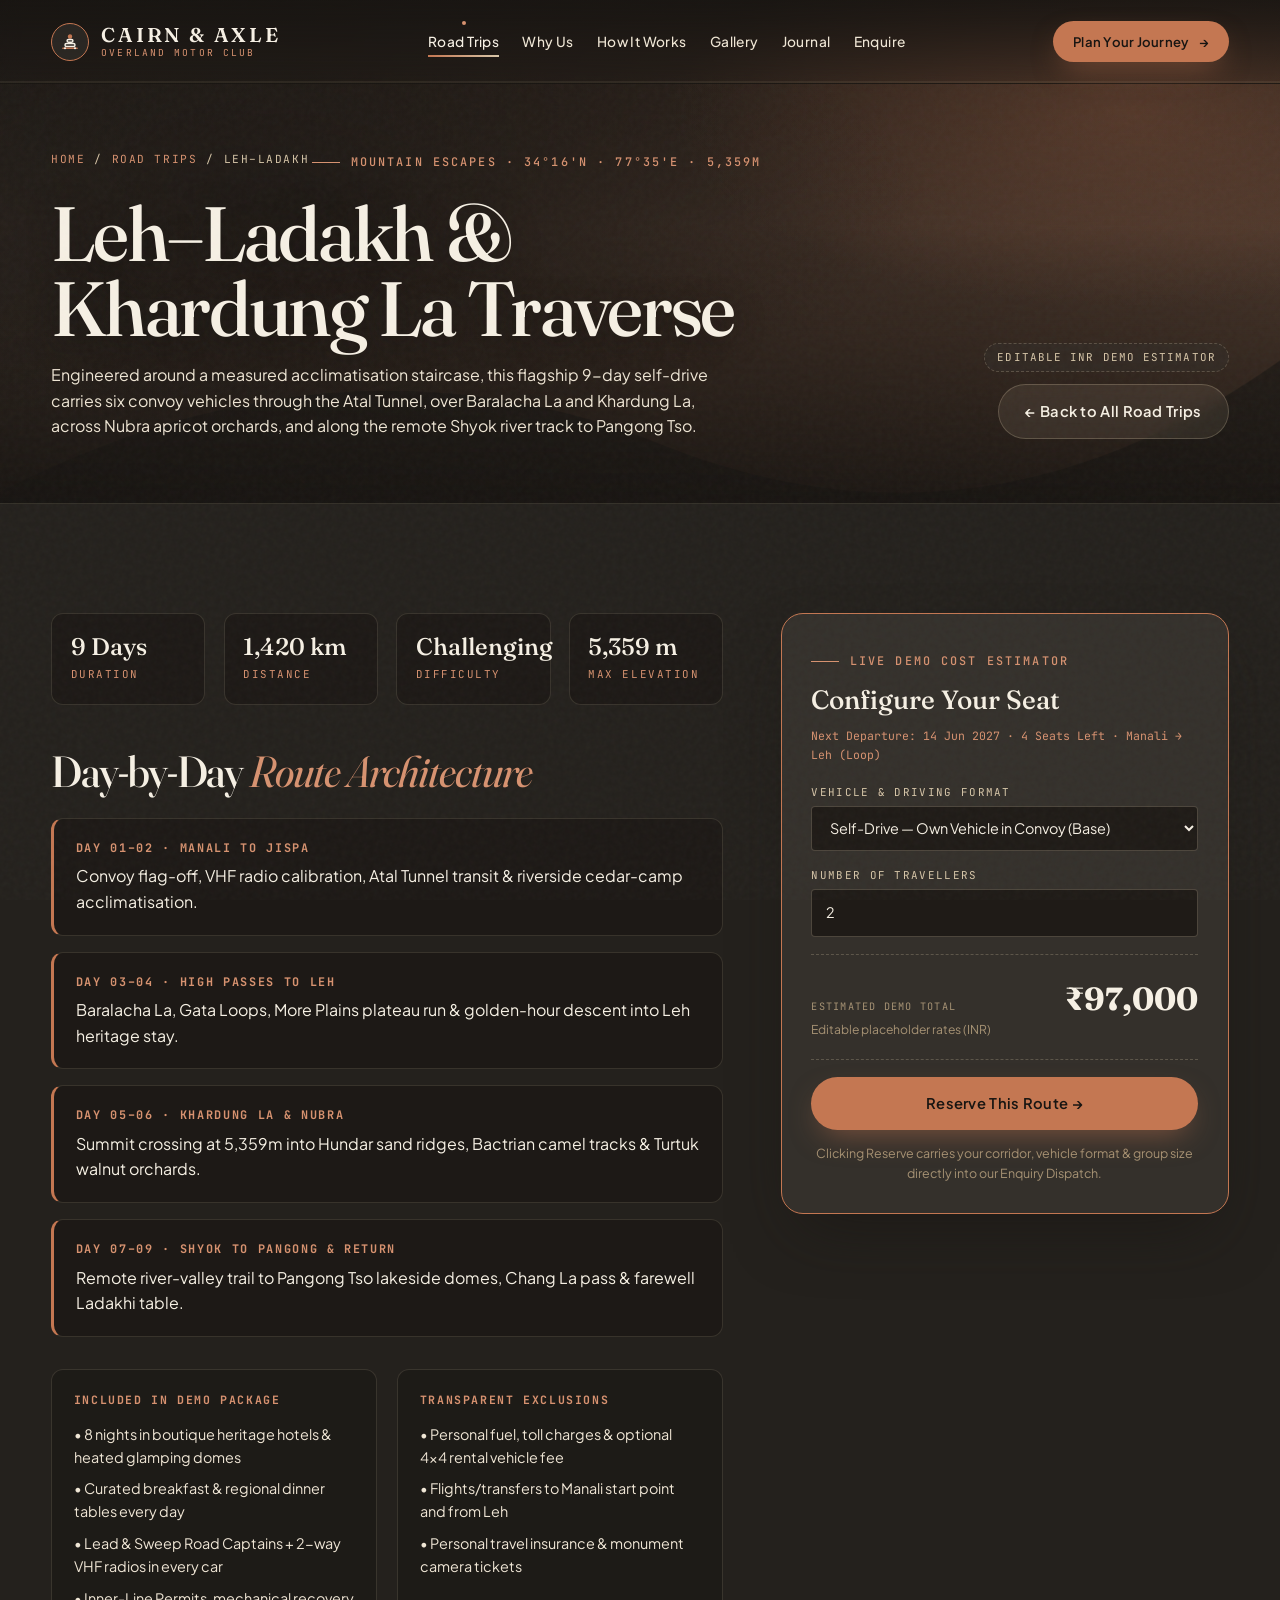
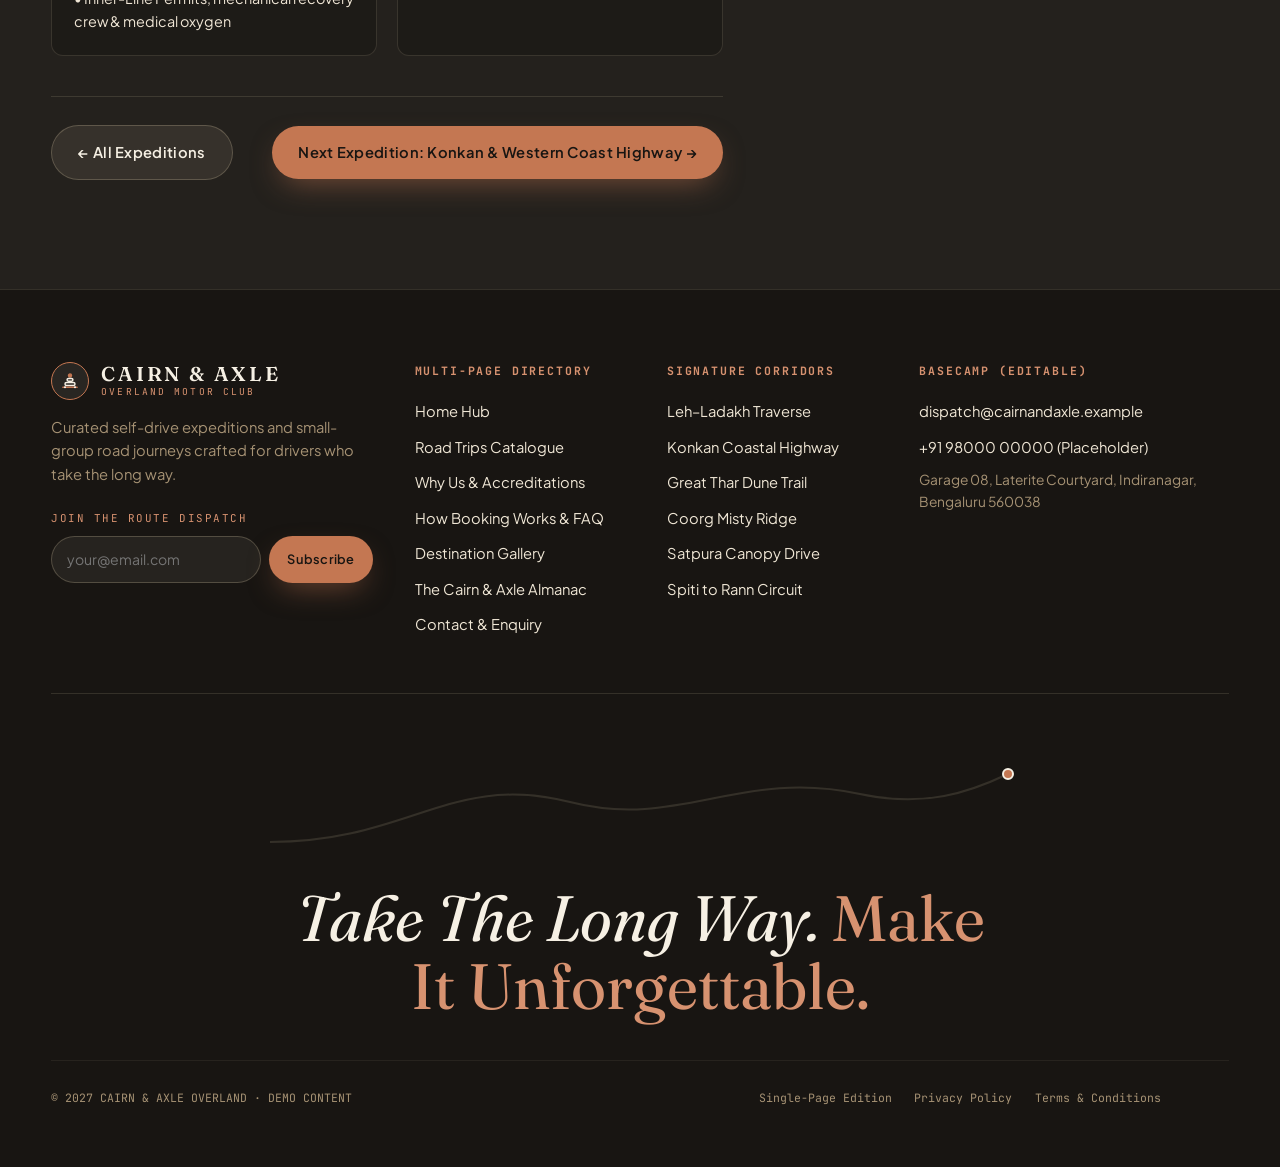
<file: trip-detail.html>
<!DOCTYPE html>
<html lang="en">
<head>
  <meta charset="UTF-8">
  <meta name="viewport" content="width=device-width, initial-scale=1.0">
  <title>Expedition Route Dossier — CAIRN &amp; AXLE</title>
  <meta name="description" content="Detailed day-by-day route itinerary, elevation telemetry, inclusions, and interactive INR demo cost calculator for Cairn & Axle road trips.">
  <meta name="theme-color" content="#34302B">
  <link rel="preconnect" href="https://fonts.googleapis.com">
  <link rel="preconnect" href="https://fonts.gstatic.com" crossorigin>
  <link href="https://fonts.googleapis.com/css2?family=Fraunces:ital,opsz,wght@0,9..144,300..800;1,9..144,300..600&family=JetBrains+Mono:wght@400;500;600&family=Plus+Jakarta+Sans:wght@400;500;600;700&display=swap" rel="stylesheet">
  <link rel="stylesheet" href="assets/styles.css">
  <link rel="expect" href="#page-hero" blocking="render">
</head>
<body data-page="trip-detail">
  <a href="#main-content" class="skip-link">Skip to main content</a>
  <div class="custom-cursor" id="customCursor" aria-hidden="true"></div>

  <header class="site-header" id="siteHeader">
    <div class="nav-inner">
      <a href="index.html" class="brand-logo"><span class="brand-mark" aria-hidden="true"><svg width="20" height="20" viewBox="0 0 24 24" fill="none" stroke="currentColor" stroke-width="1.75" stroke-linecap="round" stroke-linejoin="round"><circle cx="12" cy="5.5" r="1.8" fill="#C47752" stroke="#C47752"/><rect x="8.5" y="9" width="7" height="3.2" rx="1.6"/><rect x="6" y="13.8" width="12" height="3.6" rx="1.8"/><path d="M3.5 19.5h17" stroke="#C47752" stroke-width="2"/><circle cx="6" cy="19.5" r="1.3" fill="#F6F0E4" stroke="none"/><circle cx="18" cy="19.5" r="1.3" fill="#F6F0E4" stroke="none"/></svg></span><span class="brand-wordmark"><strong>CAIRN &amp; AXLE</strong><span>Overland Motor Club</span></span></a>
      <nav aria-label="Primary navigation">
        <ul class="nav-links">
          <li><a href="trips.html" class="nav-link is-active" aria-current="page">Road Trips</a></li>
          <li><a href="about.html" class="nav-link">Why Us</a></li>
          <li><a href="how-it-works.html" class="nav-link">How It Works</a></li>
          <li><a href="gallery.html" class="nav-link">Gallery</a></li>
          <li><a href="journal.html" class="nav-link">Journal</a></li>
          <li><a href="contact.html" class="nav-link">Enquire</a></li>
        </ul>
      </nav>
      <div class="nav-actions">
        <a href="contact.html" class="btn btn--primary nav-cta magnetic"><span>Plan Your Journey</span> &rarr;</a>
        <button type="button" class="menu-toggle" id="menuToggle" aria-expanded="false" aria-controls="mobileDrawer" aria-label="Toggle navigation menu"><span></span><span></span></button>
      </div>
    </div>
    <div class="scroll-progress-track" aria-hidden="true"><div class="scroll-progress-bar" id="scrollProgressBar"></div></div>
  </header>

  <div class="mobile-drawer" id="mobileDrawer" aria-hidden="true">
    <nav aria-label="Mobile navigation">
      <ul class="mobile-nav-list">
        <li><a href="trips.html" aria-current="page">Road Trips <span>02</span></a></li>
        <li><a href="about.html">Why Us &amp; Accreditations <span>03</span></a></li>
        <li><a href="how-it-works.html">How It Works &amp; FAQ <span>04</span></a></li>
        <li><a href="gallery.html">Visual Gallery <span>05</span></a></li>
        <li><a href="journal.html">Travel Journal <span>06</span></a></li>
        <li><a href="contact.html">Contact &amp; Enquiry <span>07</span></a></li>
      </ul>
    </nav>
    <div class="mobile-drawer-footer"><a href="contact.html" class="btn btn--primary" style="width:100%;">Plan My Road Trip</a></div>
  </div>

  <main id="main-content">
    <section class="page-hero" id="page-hero" aria-labelledby="detailTitle">
      <div class="hero-backdrop" id="heroParallax">
        <img id="detailHeroImg" src="https://images.unsplash.com/photo-1506905925346-21bda4d32df4?auto=format&fit=crop&w=1600&q=85" alt="Expedition route landscape" class="hero-bg-img" fetchpriority="high" width="1600" height="1000">
      </div>
      <div class="hero-scrim" aria-hidden="true"></div>
      <div class="container page-hero-grid">
        <div>
          <nav class="breadcrumb" aria-label="Breadcrumb"><a href="index.html">Home</a> <span>/</span> <a href="trips.html">Road Trips</a> <span>/</span> <span id="detailBreadcrumb">ROUTE</span></nav>
          <span class="eyebrow" id="detailCategory">EXPEDITION DOSSIER</span>
          <h1 class="page-hero-title" id="detailTitle" style="margin-top:0.55rem;">Leh–Ladakh &amp; Khardung La Traverse</h1>
          <p class="page-hero-desc" id="detailTeaser"></p>
        </div>
        <div class="page-hero-meta">
          <span class="demo-pill">Editable INR Demo Estimator</span>
          <a href="trips.html" class="btn btn--secondary">&larr; Back to All Road Trips</a>
        </div>
      </div>
    </section>

    <section class="section-dark">
      <div class="container detail-layout">
        <div>
          <div class="metrics-grid" id="detailStats" style="margin-top:0;grid-template-columns:repeat(auto-fit,minmax(130px,1fr));" data-slide="left"></div>

          <h2 class="section-title" style="font-size:clamp(1.85rem,3.4vw,2.75rem);margin-top:2.75rem;" data-slide="left">Day-by-Day <em>Route Architecture</em></h2>
          <ul class="detail-timeline" id="detailTimeline"></ul>

          <div class="inclusions-grid">
            <div class="inclusion-box" data-slide="left">
              <h3>Included in Demo Package</h3>
              <ul id="detailInclusions"></ul>
            </div>
            <div class="inclusion-box" data-slide="right">
              <h3>Transparent Exclusions</h3>
              <ul id="detailExclusions"></ul>
            </div>
          </div>

          <div style="margin-top:2.5rem;padding-top:1.75rem;border-top:1px solid var(--sand-15);display:flex;justify-content:space-between;align-items:center;flex-wrap:wrap;gap:1rem;" data-slide="left">
            <a href="trips.html" class="btn btn--secondary">&larr; All Expeditions</a>
            <a href="trip-detail.html?id=konkan-coast" id="nextCorridorLink" class="btn btn--primary">Next Expedition &rarr;</a>
          </div>
        </div>

        <aside class="calculator-card" data-slide="right" aria-labelledby="calc-heading">
          <span class="eyebrow">Live Demo Cost Estimator</span>
          <h2 id="calc-heading" style="font-family:var(--font-display);font-size:1.65rem;font-weight:500;margin:0.45rem 0 0.4rem;">Configure Your Seat</h2>
          <p id="detailDepartureNote" style="font-family:var(--font-mono);font-size:0.72rem;color:var(--terracotta-light);margin-bottom:1.25rem;"></p>

          <div style="display:flex;flex-direction:column;gap:1rem;">
            <div class="field">
              <label for="calcTier">Vehicle &amp; Driving Format</label>
              <select id="calcTier">
                <option value="own">Self-Drive — Own Vehicle in Convoy (Base)</option>
                <option value="shared">Shared Expedition Seat (With Captain)</option>
                <option value="suv">Self-Drive — Cairn & Axle Prepped 4x4 SUV</option>
              </select>
            </div>
            <div class="field">
              <label for="calcTravellers">Number of Travellers</label>
              <input type="number" id="calcTravellers" min="1" max="12" value="2">
            </div>
          </div>

          <div class="calc-total-row">
            <div>
              <span style="display:block;font-family:var(--font-mono);font-size:0.64rem;letter-spacing:0.12em;text-transform:uppercase;color:var(--sand-muted);">Estimated Demo Total</span>
              <span style="font-size:0.76rem;color:var(--sand-muted);">Editable placeholder rates (INR)</span>
            </div>
            <strong id="calcTotal">₹97,000</strong>
          </div>

          <a href="contact.html" id="detailReserveBtn" class="btn btn--primary magnetic" style="width:100%;">Reserve This Route &rarr;</a>
          <p style="font-size:0.78rem;color:var(--sand-muted);margin-top:0.85rem;text-align:center;">Clicking Reserve carries your corridor, vehicle format &amp; group size directly into our Enquiry Dispatch.</p>
        </aside>
      </div>
    </section>
  </main>

  <footer class="site-footer" id="footer">
    <div class="container">
      <div class="footer-grid">
        <div class="footer-brand" data-slide="left">
          <a href="index.html" class="brand-logo"><span class="brand-mark" aria-hidden="true"><svg width="20" height="20" viewBox="0 0 24 24" fill="none" stroke="currentColor" stroke-width="1.75" stroke-linecap="round" stroke-linejoin="round"><circle cx="12" cy="5.5" r="1.8" fill="#C47752" stroke="#C47752"/><rect x="8.5" y="9" width="7" height="3.2" rx="1.6"/><rect x="6" y="13.8" width="12" height="3.6" rx="1.8"/><path d="M3.5 19.5h17" stroke="#C47752" stroke-width="2"/><circle cx="6" cy="19.5" r="1.3" fill="#F6F0E4" stroke="none"/><circle cx="18" cy="19.5" r="1.3" fill="#F6F0E4" stroke="none"/></svg></span><span class="brand-wordmark"><strong>CAIRN &amp; AXLE</strong><span>Overland Motor Club</span></span></a>
          <p>Curated self-drive expeditions and small-group road journeys crafted for drivers who take the long way.</p>
          <form class="newsletter-form" id="newsletterForm" novalidate>
            <label for="nl-email" style="font-family:var(--font-mono);font-size:0.68rem;letter-spacing:0.14em;text-transform:uppercase;color:var(--terracotta-light);">Join The Route Dispatch</label>
            <div class="newsletter-row"><input type="email" id="nl-email" required autocomplete="email" placeholder="your@email.com"><button type="submit" class="btn btn--primary" style="padding:0.68rem 1.15rem;font-size:0.8rem;">Subscribe</button></div>
            <div class="newsletter-status" id="newsletterStatus" role="status" aria-live="polite"></div>
          </form>
        </div>
        <div class="footer-col" data-slide="left" data-slide-delay="1">
          <h3>Multi-Page Directory</h3>
          <ul class="footer-links">
            <li><a href="home.html">Home Hub</a></li>
            <li><a href="trips.html">Road Trips Catalogue</a></li>
            <li><a href="about.html">Why Us &amp; Accreditations</a></li>
            <li><a href="how-it-works.html">How Booking Works &amp; FAQ</a></li>
            <li><a href="gallery.html">Destination Gallery</a></li>
            <li><a href="journal.html">The Cairn &amp; Axle Almanac</a></li>
            <li><a href="contact.html">Contact &amp; Enquiry</a></li>
          </ul>
        </div>
        <div class="footer-col" data-slide="right" data-slide-delay="2">
          <h3>Signature Corridors</h3>
          <ul class="footer-links">
            <li><a href="trip-detail.html?id=leh-ladakh">Leh–Ladakh Traverse</a></li>
            <li><a href="trip-detail.html?id=konkan-coast">Konkan Coastal Highway</a></li>
            <li><a href="trip-detail.html?id=thar-desert">Great Thar Dune Trail</a></li>
            <li><a href="trip-detail.html?id=coorg-ridge">Coorg Misty Ridge</a></li>
            <li><a href="trip-detail.html?id=satpura-canopy">Satpura Canopy Drive</a></li>
            <li><a href="trip-detail.html?id=spiti-rann">Spiti to Rann Circuit</a></li>
          </ul>
        </div>
        <div class="footer-col" data-slide="right" data-slide-delay="3">
          <h3>Basecamp (Editable)</h3>
          <ul class="footer-links">
            <li><a href="mailto:dispatch@cairnandaxle.example">dispatch@cairnandaxle.example</a></li>
            <li><a href="tel:+910000000000">+91 98000 00000 (Placeholder)</a></li>
            <li style="color:var(--sand-muted);font-size:0.86rem;">Garage 08, Laterite Courtyard, Indiranagar, Bengaluru 560038</li>
          </ul>
        </div>
      </div>
      <div class="footer-finale" id="footerFinale">
        <svg class="footer-road-svg" viewBox="0 0 760 110" aria-hidden="true"><path class="footer-road-base" d="M 10 92 C 150 92, 190 22, 310 52 C 420 80, 480 18, 600 44 C 665 58, 710 42, 748 24"/><path class="footer-road-draw" id="footerRoadDraw" d="M 10 92 C 150 92, 190 22, 310 52 C 420 80, 480 18, 600 44 C 665 58, 710 42, 748 24"/><circle cx="748" cy="24" r="5" fill="#C47752" stroke="#F6F0E4" stroke-width="2"/></svg>
        <p class="footer-closing-quote" data-slide="left">Take The Long Way. <span>Make It Unforgettable.</span></p>
      </div>
      <div class="footer-bottom">
        <span>&copy; 2027 CAIRN &amp; AXLE OVERLAND · DEMO CONTENT</span>
        <div class="footer-legal">
          <a href="index.html">Single-Page Edition</a>
          <button type="button" data-legal="privacy">Privacy Policy</button>
          <button type="button" data-legal="terms">Terms &amp; Conditions</button>
        </div>
      </div>
    </div>
  </footer>

  <button type="button" class="scroll-top-btn" id="scrollTopBtn" aria-label="Scroll back to top">&uarr;</button>
  <dialog class="editorial-dialog" id="legalDialog" closedby="any" aria-labelledby="legalDialogTitle">
    <div class="dialog-header"><h2 id="legalDialogTitle" style="font-family:var(--font-display);font-size:1.4rem;font-weight:500;">Policy</h2><form method="dialog"><button type="submit" class="dialog-close-btn" aria-label="Close legal modal" autofocus>&times;</button></form></div>
    <div class="dossier-body story-article" id="legalDialogBody"></div>
  </dialog>

  <script src="assets/data.js"></script>
  <script src="assets/app.js"></script>
</body>
</html>
</file>
<file: assets/styles.css>
/* ==========================================================================
   CAIRN & AXLE — MULTI-PAGE DESIGN SYSTEM (assets/styles.css)
   Strict 3-Colour Brand Palette + Derived Shades/Tints/Alphas Only:
     Primary   : Charcoal Brown   #34302B
     Secondary : Burnt Terracotta #C47752
     Tertiary  : Desert Sand      #D8C7A9
   ========================================================================== */

/* Cross-Document View Transitions (Progressive Enhancement) */
@view-transition {
  navigation: auto;
}
@media (prefers-reduced-motion: reduce) {
  @view-transition {
    navigation: none;
  }
}
@media (prefers-reduced-motion: no-preference) {
  ::view-transition-old(root) {
    animation: 0.28s cubic-bezier(0.22, 1, 0.36, 1) both vt-fade-out;
  }
  ::view-transition-new(root) {
    animation: 0.36s cubic-bezier(0.22, 1, 0.36, 1) both vt-fade-in;
  }
  @keyframes vt-fade-out {
    to { opacity: 0; transform: translateX(-18px); }
  }
  @keyframes vt-fade-in {
    from { opacity: 0; transform: translateX(18px); }
  }
}

:root {
  --charcoal: #34302B;
  --charcoal-deep: #24211D;
  --charcoal-obsidian: #181512;
  --charcoal-elevated: #3E3933;
  --charcoal-muted: #524C44;

  --terracotta: #C47752;
  --terracotta-light: #D79270;
  --terracotta-pale: #E5B49A;
  --terracotta-deep: #9B5737;
  --terracotta-dark: #743E25;

  --sand: #D8C7A9;
  --sand-light: #EFE6D5;
  --sand-paper: #F6F0E4;
  --sand-deep: #BFA986;
  --sand-muted: #A69274;

  --sand-25: rgba(216, 199, 169, 0.25);
  --sand-15: rgba(216, 199, 169, 0.15);
  --sand-08: rgba(216, 199, 169, 0.08);

  --font-display: 'Fraunces', Georgia, 'Times New Roman', serif;
  --font-sans: 'Plus Jakarta Sans', system-ui, -apple-system, 'Segoe UI', sans-serif;
  --font-mono: 'JetBrains Mono', ui-monospace, SFMono-Regular, monospace;

  --container-max: 1360px;
  --gutter: clamp(1.25rem, 4vw, 3.25rem);
  --header-h: 84px;
  --header-h-compact: 66px;

  --radius-sm: 4px;
  --radius-md: 12px;
  --radius-lg: 22px;
  --radius-pill: 999px;
  --shadow-deep: 0 28px 65px -20px rgba(24, 21, 18, 0.65);
  --shadow-soft: 0 18px 40px -18px rgba(24, 21, 18, 0.35);
  --ease-editorial: cubic-bezier(0.22, 1, 0.36, 1);
  --ease-spring: cubic-bezier(0.34, 1.45, 0.64, 1);
  --slide-dist: clamp(44px, 6vw, 88px);
}

*, *::before, *::after { box-sizing: border-box; margin: 0; padding: 0; }

html {
  scroll-behavior: smooth;
  scroll-padding-top: calc(var(--header-h-compact) + 18px);
  background-color: var(--charcoal-obsidian);
  color: var(--sand-paper);
  font-family: var(--font-sans);
  font-size: 16px;
  line-height: 1.6;
  -webkit-font-smoothing: antialiased;
  overflow-x: clip;
}
@media (prefers-reduced-motion: reduce) { html { scroll-behavior: auto; } }

body {
  background-color: var(--charcoal-obsidian);
  color: var(--sand-paper);
  overflow-x: clip;
  position: relative;
}
body::after {
  content: "";
  position: fixed;
  inset: 0;
  pointer-events: none;
  z-index: 900;
  opacity: 0.032;
  background-image: url("data:image/svg+xml,%3Csvg viewBox='0 0 200 200' xmlns='http://www.w3.org/2000/svg'%3E%3Cfilter id='n'%3E%3CfeTurbulence type='fractalNoise' baseFrequency='0.85' numOctaves='3' stitchTiles='stitch'/%3E%3C/filter%3E%3Crect width='100%25' height='100%25' filter='url(%23n)'/%3E%3C/svg%3E");
}

img { display: block; max-width: 100%; height: auto; }
a { color: inherit; text-decoration: none; }
button, input, select, textarea { font: inherit; color: inherit; }
button { background: none; border: none; cursor: pointer; }
:focus-visible { outline: 2px solid var(--terracotta-light); outline-offset: 3px; }

.container { width: min(100% - (var(--gutter) * 2), var(--container-max)); margin-inline: auto; }

.visually-hidden:where(:not(:focus-within, :active)) {
  position: absolute !important;
  clip-path: inset(50%) !important;
  overflow: hidden !important;
  width: 1px !important;
  height: 1px !important;
  margin: -1px !important;
  padding: 0 !important;
  border: 0 !important;
  white-space: nowrap !important;
}

.skip-link {
  position: fixed;
  top: 12px;
  left: 16px;
  z-index: 2000;
  padding: 0.75rem 1.25rem;
  background: var(--terracotta);
  color: var(--charcoal-obsidian);
  font-weight: 700;
  border-radius: var(--radius-pill);
  transform: translateY(-150%);
}
.skip-link:focus { transform: translateY(0); }

.eyebrow {
  display: inline-flex;
  align-items: center;
  gap: 0.65rem;
  font-family: var(--font-mono);
  font-size: 0.74rem;
  font-weight: 500;
  letter-spacing: 0.18em;
  text-transform: uppercase;
  color: var(--terracotta-light);
}
.eyebrow::before { content: ""; width: 28px; height: 1px; background: currentColor; }
.eyebrow--dark { color: var(--terracotta-deep); }

.section-title {
  font-family: var(--font-display);
  font-weight: 500;
  font-variation-settings: "opsz" 96;
  letter-spacing: -0.025em;
  line-height: 1.04;
  font-size: clamp(2.25rem, 5vw, 4.35rem);
}
.section-title em { font-style: italic; font-weight: 400; color: var(--terracotta-light); }
.section-title--on-light em { color: var(--terracotta-deep); }

.demo-pill {
  display: inline-flex;
  align-items: center;
  gap: 0.45rem;
  padding: 0.3rem 0.75rem;
  border-radius: var(--radius-pill);
  font-family: var(--font-mono);
  font-size: 0.68rem;
  letter-spacing: 0.1em;
  text-transform: uppercase;
  border: 1px dashed var(--sand-25);
  color: var(--sand);
  background: rgba(52, 48, 43, 0.45);
}
.demo-pill--light {
  border-color: rgba(52, 48, 43, 0.35);
  color: var(--charcoal);
  background: rgba(216, 199, 169, 0.45);
}

.editorial-photo {
  filter: contrast(1.04) saturate(0.92) sepia(0.08);
  background-color: var(--charcoal);
}

/* Buttons & Magnetic */
.btn {
  position: relative;
  display: inline-flex;
  align-items: center;
  justify-content: center;
  gap: 0.65rem;
  padding: 0.92rem 1.65rem;
  border-radius: var(--radius-pill);
  font-weight: 600;
  font-size: 0.92rem;
  letter-spacing: 0.02em;
  transition: background-color 0.3s var(--ease-editorial), color 0.3s var(--ease-editorial), border-color 0.3s var(--ease-editorial), box-shadow 0.35s var(--ease-editorial);
  will-change: transform;
  overflow: hidden;
}
.btn--primary {
  background: var(--terracotta);
  color: var(--charcoal-obsidian);
  box-shadow: 0 12px 30px -10px rgba(196, 119, 82, 0.55);
}
.btn--primary:hover { background: var(--terracotta-light); box-shadow: 0 18px 36px -10px rgba(196, 119, 82, 0.72); }
.btn--secondary {
  background: rgba(216, 199, 169, 0.10);
  color: var(--sand-paper);
  border: 1px solid var(--sand-25);
  backdrop-filter: blur(8px);
}
.btn--secondary:hover { background: var(--sand); color: var(--charcoal-obsidian); border-color: var(--sand); }
.btn--dark { background: var(--charcoal); color: var(--sand-paper); }
.btn--dark:hover { background: var(--charcoal-obsidian); }
.btn--ghost-dark { border: 1px solid rgba(52, 48, 43, 0.35); color: var(--charcoal); }
.btn--ghost-dark:hover { background: var(--charcoal); color: var(--sand-paper); }
.btn svg { width: 17px; height: 17px; flex-shrink: 0; transition: transform 0.35s var(--ease-editorial); }
.btn:hover svg.arrow-glide { transform: translateX(4px); }

/* Custom Desktop Cursor */
.custom-cursor {
  position: fixed; top: 0; left: 0; width: 16px; height: 16px;
  border-radius: 50%; border: 1.5px solid var(--terracotta-light);
  background: rgba(196, 119, 82, 0.16); pointer-events: none; z-index: 2500;
  transform: translate3d(-100px, -100px, 0); display: none;
  align-items: center; justify-content: center;
  font-family: var(--font-mono); font-size: 0.62rem; font-weight: 600;
  letter-spacing: 0.12em; text-transform: uppercase; color: var(--charcoal-obsidian);
  transition: width 0.28s var(--ease-editorial), height 0.28s var(--ease-editorial), background-color 0.28s var(--ease-editorial), border-color 0.28s var(--ease-editorial);
}
@media (hover: hover) and (pointer: fine) and (prefers-reduced-motion: no-preference) {
  .custom-cursor.is-active { display: flex; }
  .custom-cursor.is-labeled { width: 78px; height: 78px; background: var(--terracotta); border-color: var(--sand-paper); box-shadow: 0 12px 32px rgba(24, 21, 18, 0.45); }
  .custom-cursor.is-link { width: 34px; height: 34px; background: rgba(216, 199, 169, 0.22); border-color: var(--sand); }
}

/* Sticky Transforming Header */
.site-header {
  position: fixed; top: 0; left: 0; right: 0; height: var(--header-h); z-index: 1000;
  display: flex; align-items: center;
  background: linear-gradient(180deg, rgba(24, 21, 18, 0.82) 0%, rgba(24, 21, 18, 0.15) 100%);
  border-bottom: 1px solid transparent;
  transition: background-color 0.4s var(--ease-editorial), height 0.4s var(--ease-editorial), border-color 0.4s var(--ease-editorial);
  view-transition-name: site-header;
}
.site-header.is-scrolled {
  height: var(--header-h-compact);
  background: rgba(28, 25, 22, 0.92);
  backdrop-filter: blur(14px);
  border-bottom-color: var(--sand-15);
  box-shadow: 0 12px 36px -14px rgba(12, 10, 9, 0.7);
}
@media (prefers-reduced-motion: no-preference) {
  @supports ((animation-timeline: scroll()) and (animation-range: 0% 100%)) {
    @keyframes header-condense {
      from { height: var(--header-h); background-color: rgba(24, 21, 18, 0.24); border-bottom-color: transparent; }
      to { height: var(--header-h-compact); background-color: rgba(28, 25, 22, 0.94); border-bottom-color: rgba(216, 199, 169, 0.16); }
    }
    .site-header {
      backdrop-filter: blur(10px);
      animation: header-condense auto linear both;
      animation-timeline: scroll(block root);
      animation-range: 0px 140px;
    }
  }
}

.nav-inner { width: min(100% - (var(--gutter) * 2), var(--container-max)); margin-inline: auto; display: flex; align-items: center; justify-content: space-between; gap: 1.25rem; }
.brand-logo { display: inline-flex; align-items: center; gap: 0.75rem; flex-shrink: 0; }
.brand-mark { width: 38px; height: 38px; display: grid; place-items: center; border-radius: 50%; border: 1px solid var(--terracotta); background: rgba(52, 48, 43, 0.65); color: var(--sand-paper); transition: transform 0.5s var(--ease-editorial), border-color 0.3s ease; }
.brand-logo:hover .brand-mark { transform: rotate(22deg); border-color: var(--sand); }
.brand-wordmark { display: flex; flex-direction: column; line-height: 1; }
.brand-wordmark strong { font-family: var(--font-display); font-size: 1.25rem; font-weight: 600; letter-spacing: 0.14em; color: var(--sand-paper); }
.brand-wordmark span { font-family: var(--font-mono); font-size: 0.6rem; letter-spacing: 0.22em; text-transform: uppercase; color: var(--terracotta-light); margin-top: 3px; }

.nav-links { display: flex; align-items: center; gap: clamp(0.95rem, 1.8vw, 1.95rem); list-style: none; }
.nav-link { position: relative; font-size: 0.86rem; font-weight: 500; letter-spacing: 0.03em; color: var(--sand-light); padding: 0.4rem 0; transition: color 0.25s ease; }
.nav-link::after { content: ""; position: absolute; left: 0; right: 0; bottom: 0; height: 2px; background: linear-gradient(90deg, var(--terracotta), var(--sand)); transform: scaleX(0); transform-origin: left center; transition: transform 0.35s var(--ease-editorial); }
.nav-link:hover, .nav-link.is-active, .nav-link[aria-current="page"] { color: var(--sand-paper); }
.nav-link:hover::after, .nav-link.is-active::after, .nav-link[aria-current="page"]::after { transform: scaleX(1); }
.nav-link.is-active::before, .nav-link[aria-current="page"]::before { content: ""; position: absolute; left: 50%; top: -6px; width: 4px; height: 4px; border-radius: 50%; background: var(--terracotta-light); transform: translateX(-50%); }

.nav-actions { display: flex; align-items: center; gap: 0.85rem; }
.nav-cta { padding: 0.64rem 1.25rem; font-size: 0.82rem; }

.scroll-progress-track { position: absolute; left: 0; right: 0; bottom: 0; height: 2px; background: rgba(216, 199, 169, 0.08); pointer-events: none; }
.scroll-progress-bar { height: 100%; width: 100%; background: linear-gradient(90deg, var(--terracotta-deep), var(--terracotta-light), var(--sand)); transform-origin: left center; transform: scaleX(0); }
@media (prefers-reduced-motion: no-preference) {
  @supports ((animation-timeline: scroll()) and (animation-range: 0% 100%)) {
    @keyframes route-progress { from { transform: scaleX(0); } to { transform: scaleX(1); } }
    .scroll-progress-bar { animation: route-progress auto linear both; animation-timeline: scroll(block root); animation-range: 0% 100%; }
  }
}

.menu-toggle { display: none; width: 44px; height: 44px; border-radius: 50%; border: 1px solid var(--sand-25); align-items: center; justify-content: center; flex-direction: column; gap: 5px; background: rgba(52, 48, 43, 0.72); }
.menu-toggle span { display: block; width: 18px; height: 1.5px; background: var(--sand-paper); transition: transform 0.35s var(--ease-editorial); }
.menu-toggle[aria-expanded="true"] span:nth-child(1) { transform: translateY(3.25px) rotate(45deg); }
.menu-toggle[aria-expanded="true"] span:nth-child(2) { transform: translateY(-3.25px) rotate(-45deg); }

.mobile-drawer {
  position: fixed; inset: 0; z-index: 950;
  background: radial-gradient(circle at 80% 15%, rgba(196, 119, 82, 0.20), transparent 55%), var(--charcoal-obsidian);
  padding: calc(var(--header-h) + 1.5rem) var(--gutter) 2.5rem;
  display: flex; flex-direction: column; justify-content: space-between;
  opacity: 0; visibility: hidden; clip-path: inset(0 0 100% 0);
  transition: clip-path 0.55s var(--ease-editorial), opacity 0.35s ease, visibility 0.45s;
}
.mobile-drawer.is-open { opacity: 1; visibility: visible; clip-path: inset(0 0 0 0); }
.mobile-nav-list { list-style: none; display: flex; flex-direction: column; gap: 0.45rem; }
.mobile-nav-list a { display: flex; align-items: baseline; justify-content: space-between; padding: 0.7rem 0; border-bottom: 1px solid var(--sand-08); font-family: var(--font-display); font-size: clamp(1.55rem, 6vw, 2.2rem); color: var(--sand-paper); transition: color 0.25s ease, padding-left 0.3s var(--ease-editorial); }
.mobile-nav-list a span { font-family: var(--font-mono); font-size: 0.72rem; color: var(--terracotta-light); }
.mobile-nav-list a:hover, .mobile-nav-list a[aria-current="page"] { color: var(--terracotta-light); padding-left: 0.55rem; }
.mobile-drawer-footer { display: flex; flex-direction: column; gap: 0.85rem; padding-top: 1.5rem; border-top: 1px solid var(--sand-15); }

/* ==========================================================================
   MULTI-PAGE EDITORIAL HEROES
   ========================================================================== */
.hero {
  position: relative; min-height: 100svh; padding: calc(var(--header-h) + 2.25rem) 0 4rem;
  display: flex; flex-direction: column; justify-content: space-between; overflow: clip;
  background-color: var(--charcoal-obsidian); isolation: isolate;
}
.page-hero {
  position: relative;
  min-height: clamp(410px, 56vh, 560px);
  padding: calc(var(--header-h) + 3.25rem) 0 4rem;
  display: flex;
  flex-direction: column;
  justify-content: flex-end;
  overflow: clip;
  background-color: var(--charcoal-obsidian);
  isolation: isolate;
  border-bottom: 1px solid var(--sand-15);
}
.hero-backdrop { position: absolute; inset: -6% 0 -6% 0; z-index: -3; overflow: hidden; }
.hero-bg-img { width: 100%; height: 100%; object-fit: cover; object-position: center 46%; filter: contrast(1.08) saturate(0.88) brightness(0.62) sepia(0.14); transform: scale(1.06); will-change: transform; }
@media (prefers-reduced-motion: no-preference) {
  @keyframes hero-ken-burns { 0% { transform: scale(1.05) translate3d(0,0,0); } 100% { transform: scale(1.14) translate3d(-1.2%, -1%, 0); } }
  .hero-bg-img { animation: hero-ken-burns 24s ease-in-out infinite alternate; }
}
.hero-scrim {
  position: absolute; inset: 0; z-index: -2;
  background:
    radial-gradient(ellipse 70% 65% at 22% 40%, rgba(24, 21, 18, 0.72), transparent 72%),
    radial-gradient(ellipse 55% 60% at 88% 22%, rgba(196, 119, 82, 0.24), transparent 65%),
    linear-gradient(180deg, rgba(24, 21, 18, 0.68) 0%, rgba(52, 48, 43, 0.38) 45%, rgba(24, 21, 18, 0.94) 100%);
}
.hero-road-canvas { position: absolute; inset: 0; z-index: -1; pointer-events: none; opacity: 0.72; }
.hero-road-canvas svg { width: 100%; height: 100%; }
.road-trace { fill: none; stroke: var(--terracotta-light); stroke-width: 1.5; stroke-dasharray: 12 10; opacity: 0.55; }
.road-trace--solid { fill: none; stroke: var(--sand-25); stroke-width: 1; stroke-dasharray: 1800; stroke-dashoffset: 0; }
@media (prefers-reduced-motion: no-preference) {
  @keyframes road-dash-flow { to { stroke-dashoffset: -220; } }
  .road-trace { animation: road-dash-flow 12s linear infinite; }
}

.breadcrumb {
  display: inline-flex; align-items: center; gap: 0.55rem; margin-bottom: 1.15rem;
  font-family: var(--font-mono); font-size: 0.7rem; letter-spacing: 0.14em; text-transform: uppercase; color: var(--sand);
}
.breadcrumb a { color: var(--terracotta-light); }
.breadcrumb a:hover { text-decoration: underline; }

.page-hero-grid {
  position: relative; z-index: 2;
  display: grid; grid-template-columns: minmax(0, 1.25fr) minmax(240px, 0.75fr);
  align-items: end; gap: 2rem;
}
.page-hero-title {
  font-family: var(--font-display);
  font-size: clamp(2.65rem, 6vw, 5rem);
  font-weight: 500;
  line-height: 0.98;
  letter-spacing: -0.03em;
  color: var(--sand-paper);
  text-shadow: 0 6px 28px rgba(24, 21, 18, 0.72);
}
.page-hero-title em { font-style: italic; color: var(--terracotta-pale); }
.page-hero-desc { color: var(--sand-light); font-size: clamp(1rem, 1.25vw, 1.12rem); max-width: 56ch; margin-top: 1rem; }
.page-hero-meta {
  display: flex; flex-direction: column; align-items: flex-end; gap: 0.75rem; text-align: right;
}

/* Home Hero Layout */
.hero-grid { position: relative; z-index: 2; display: grid; grid-template-columns: minmax(0, 1.18fr) minmax(320px, 430px); align-items: center; gap: clamp(2rem, 4.5vw, 4.5rem); margin-block: auto; padding-block: 1.5rem 2.25rem; }
.hero-kicker { display: flex; flex-wrap: wrap; align-items: center; gap: 0.9rem; margin-bottom: 1.35rem; }
.hero-telemetry { font-family: var(--font-mono); font-size: 0.72rem; letter-spacing: 0.14em; color: var(--sand); padding: 0.32rem 0.72rem; border: 1px solid var(--sand-25); border-radius: var(--radius-pill); background: rgba(24, 21, 18, 0.52); }
.hero-headline { font-family: var(--font-display); font-size: clamp(3rem, 6.5vw, 5.65rem); font-weight: 500; line-height: 0.97; letter-spacing: -0.03em; color: var(--sand-paper); text-shadow: 0 6px 28px rgba(24, 21, 18, 0.72); margin-bottom: 1.45rem; }
.hero-headline .accent-line { display: block; font-style: italic; color: var(--terracotta-pale); text-shadow: 0 6px 32px rgba(24, 21, 18, 0.88); }
.split-word { display: inline-block; white-space: nowrap; margin-right: 0.22em; }
.split-char { display: inline-block; }
@media (prefers-reduced-motion: no-preference) {
  .hero-headline.is-split .split-char { opacity: 0; transform: translateY(34%) rotate(1.5deg); animation: char-rise 0.56s var(--ease-editorial) forwards; animation-delay: calc(var(--char-index, 0) * 14ms + 30ms); }
  @keyframes char-rise { to { opacity: 1; transform: translateY(0) rotate(0deg); } }
}
.hero-description { max-width: 56ch; font-size: clamp(1rem, 1.3vw, 1.14rem); color: var(--sand-light); margin-bottom: 2rem; line-height: 1.68; }
.hero-ctas { display: flex; flex-wrap: wrap; align-items: center; gap: 1rem; margin-bottom: 1.8rem; }
.hero-proof-strip { display: flex; flex-wrap: wrap; gap: 1.6rem; padding-top: 1.35rem; border-top: 1px solid var(--sand-15); }
.hero-proof-item strong { display: block; font-family: var(--font-display); font-size: 1.45rem; font-weight: 500; color: var(--sand-paper); line-height: 1.1; }
.hero-proof-item span { font-family: var(--font-mono); font-size: 0.68rem; letter-spacing: 0.12em; text-transform: uppercase; color: var(--sand-deep); }

.hero-enquiry-card {
  background: rgba(36, 33, 29, 0.84); border: 1px solid var(--sand-25); border-radius: var(--radius-lg);
  padding: 1.65rem; backdrop-filter: blur(18px); box-shadow: var(--shadow-deep); position: relative; overflow: hidden;
}
.hero-enquiry-card::before { content: ""; position: absolute; inset: 0 0 auto 0; height: 3px; background: linear-gradient(90deg, var(--terracotta), var(--sand)); }
.hero-enquiry-header h2 { font-family: var(--font-display); font-size: 1.45rem; font-weight: 500; line-height: 1.15; color: var(--sand-paper); }
.hero-enquiry-header p { font-size: 0.82rem; color: var(--sand-deep); margin-top: 0.25rem; margin-bottom: 1.1rem; }
.hero-form-grid { display: grid; grid-template-columns: 1fr 1fr; gap: 0.8rem; }
.hero-form-grid .full { grid-column: 1 / -1; }

.hero-bottom-bar { position: relative; z-index: 2; display: flex; align-items: flex-end; justify-content: space-between; gap: 1.5rem; flex-wrap: wrap; }
.floating-trip-panel {
  flex: 1 1 680px; max-width: 900px; background: rgba(28, 25, 22, 0.88);
  border: 1px solid var(--sand-25); border-radius: var(--radius-md); backdrop-filter: blur(14px);
  padding: 1rem 1.35rem; display: grid; grid-template-columns: auto repeat(4, minmax(110px, 1fr)) auto;
  align-items: center; gap: 1rem 1.3rem; box-shadow: var(--shadow-soft);
}
.ftp-badge { display: flex; flex-direction: column; gap: 0.2rem; padding-right: 1rem; border-right: 1px solid var(--sand-15); }
.ftp-badge span { font-family: var(--font-mono); font-size: 0.62rem; letter-spacing: 0.16em; text-transform: uppercase; color: var(--terracotta-light); }
.ftp-badge strong { font-family: var(--font-display); font-size: 0.98rem; color: var(--sand-paper); white-space: nowrap; }
.ftp-cell span { display: block; font-family: var(--font-mono); font-size: 0.62rem; letter-spacing: 0.14em; text-transform: uppercase; color: var(--sand-muted); margin-bottom: 0.18rem; }
.ftp-cell strong { font-size: 0.92rem; font-weight: 600; color: var(--sand-paper); }
.ftp-controls { display: flex; align-items: center; gap: 0.45rem; }
.ftp-btn { width: 34px; height: 34px; border-radius: 50%; border: 1px solid var(--sand-25); display: grid; place-items: center; color: var(--sand-paper); transition: background-color 0.25s ease, border-color 0.25s ease; }
.ftp-btn:hover { background: var(--terracotta); border-color: var(--terracotta); color: var(--charcoal-obsidian); }

/* Shared Form Controls & Post-Interaction Validation */
.field { display: flex; flex-direction: column; gap: 0.28rem; }
.field label { font-family: var(--font-mono); font-size: 0.68rem; letter-spacing: 0.12em; text-transform: uppercase; color: var(--sand); }
.field-hint { font-size: 0.74rem; color: var(--sand-muted); line-height: 1.3; }
.field input, .field select, .field textarea {
  width: 100%; padding: 0.72rem 0.88rem; border-radius: var(--radius-sm);
  border: 1px solid var(--sand-25); background: rgba(24, 21, 18, 0.75);
  color: var(--sand-paper); font-size: 0.9rem; transition: border-color 0.25s ease, box-shadow 0.25s ease;
}
.field select option { background: var(--charcoal-deep); color: var(--sand-paper); }
.field input::placeholder, .field textarea::placeholder { color: rgba(216, 199, 169, 0.45); }
.field input:focus, .field select:focus, .field textarea:focus { outline: none; border-color: var(--terracotta-light); box-shadow: 0 0 0 3px rgba(196, 119, 82, 0.24); }
.error-msg { display: none; font-size: 0.78rem; color: var(--terracotta-pale); background: rgba(155, 87, 55, 0.24); border-left: 2px solid var(--terracotta-light); padding: 0.3rem 0.55rem; border-radius: 0 4px 4px 0; margin-top: 0.18rem; }
:is(input, select, textarea):is(:user-invalid, .user-invalid-fallback) { border-color: var(--terracotta-light); background-color: rgba(155, 87, 55, 0.18); box-shadow: 0 0 0 1px var(--terracotta); }
:is(input, select, textarea):is(:user-invalid, .user-invalid-fallback) + .error-msg { display: block; }
:is(input, select, textarea):is(:user-valid, .user-valid-fallback) { border-color: var(--sand); }
.hero-form-status { margin-top: 0.75rem; padding: 0.72rem 0.9rem; border-radius: var(--radius-sm); font-size: 0.82rem; display: none; border: 1px solid var(--terracotta); background: rgba(196, 119, 82, 0.16); color: var(--sand-paper); }
.hero-form-status.is-visible { display: block; }

/* Ticker Ribbon */
.route-ticker-band { position: relative; z-index: 5; background: var(--terracotta); color: var(--charcoal-obsidian); padding: 0.85rem 0; overflow: hidden; display: flex; align-items: center; }
.route-ticker-track { display: flex; align-items: center; gap: 2.5rem; white-space: nowrap; will-change: transform; padding-left: 2.5rem; }
@media (prefers-reduced-motion: no-preference) {
  @keyframes marquee-scroll { from { transform: translateX(0); } to { transform: translateX(-50%); } }
  .route-ticker-track { animation: marquee-scroll 34s linear infinite; }
  .route-ticker-band.is-paused .route-ticker-track { animation-play-state: paused; }
}
.ticker-item { display: inline-flex; align-items: center; gap: 0.85rem; font-family: var(--font-mono); font-size: 0.78rem; font-weight: 600; letter-spacing: 0.14em; text-transform: uppercase; }
.ticker-dot { width: 6px; height: 6px; border-radius: 50%; background: var(--charcoal-obsidian); }
.ticker-pause-btn { position: absolute; right: 1rem; top: 50%; transform: translateY(-50%); z-index: 3; padding: 0.32rem 0.75rem; border-radius: var(--radius-pill); background: var(--charcoal-obsidian); color: var(--sand-paper); font-family: var(--font-mono); font-size: 0.66rem; letter-spacing: 0.1em; text-transform: uppercase; border: 1px solid var(--sand-25); }

/* ==========================================================================
   SHARED SECTION SURFACES & COMPONENTS
   ========================================================================== */
.section-dark { position: relative; padding: clamp(4.5rem, 8.5vw, 7.5rem) 0; background: var(--charcoal-deep); color: var(--sand-paper); overflow-x: clip; }
.section-charcoal { position: relative; padding: clamp(4.5rem, 8.5vw, 7.5rem) 0; background: var(--charcoal); color: var(--sand-paper); overflow-x: clip; }
.section-obsidian { position: relative; padding: clamp(4.5rem, 8.5vw, 7.5rem) 0; background: var(--charcoal-obsidian); color: var(--sand-paper); overflow-x: clip; }
.section-sand-light { position: relative; padding: clamp(4.5rem, 8.5vw, 7.5rem) 0; background: var(--sand-light); color: var(--charcoal); overflow-x: clip; }
.section-sand { position: relative; padding: clamp(4.5rem, 8.5vw, 7.5rem) 0; background: var(--sand); color: var(--charcoal); overflow-x: clip; }
.section-paper { position: relative; padding: clamp(4.5rem, 8.5vw, 7.5rem) 0; background: var(--sand-paper); color: var(--charcoal); overflow-x: clip; }

.topo-bg {
  position: absolute; inset: 0; pointer-events: none; opacity: 0.08;
  background-image: url("data:image/svg+xml,%3Csvg width='600' height='600' viewBox='0 0 600 600' xmlns='http://www.w3.org/2000/svg'%3E%3Cg fill='none' stroke='%23D8C7A9' stroke-width='1'%3E%3Cpath d='M-50 120 Q120 40 280 140 T650 110'/%3E%3Cpath d='M-50 190 Q140 110 310 210 T650 180'/%3E%3Cpath d='M-50 260 Q160 190 340 290 T650 250'/%3E%3Cpath d='M-50 350 Q180 280 370 370 T650 330'/%3E%3C/g%3E%3C/svg%3E");
}

.section-header-row { display: flex; align-items: flex-end; justify-content: space-between; flex-wrap: wrap; gap: 1.5rem; margin-bottom: 2.5rem; }
.section-lead { max-width: 52ch; color: var(--sand); margin-top: 0.75rem; font-size: 1.02rem; }
.section-lead--dark { color: var(--charcoal-muted); }

/* Filters & Toolbar */
.filter-pills { display: flex; flex-wrap: wrap; gap: 0.55rem; }
.filter-pill { padding: 0.5rem 1.02rem; border-radius: var(--radius-pill); border: 1px solid var(--sand-25); background: rgba(52, 48, 43, 0.55); color: var(--sand-light); font-size: 0.82rem; font-weight: 500; transition: background-color 0.25s ease, color 0.25s ease, border-color 0.25s ease; }
.filter-pill:hover { border-color: var(--terracotta-light); color: var(--sand-paper); }
.filter-pill[aria-pressed="true"] { background: var(--terracotta); border-color: var(--terracotta); color: var(--charcoal-obsidian); font-weight: 700; }

.gallery-filter-btn { padding: 0.48rem 1rem; border-radius: var(--radius-pill); border: 1px solid rgba(52, 48, 43, 0.28); font-family: var(--font-mono); font-size: 0.72rem; letter-spacing: 0.08em; text-transform: uppercase; color: var(--charcoal); transition: background-color 0.25s ease, color 0.25s ease; }
.gallery-filter-btn:hover, .gallery-filter-btn[aria-pressed="true"] { background: var(--charcoal); color: var(--sand-paper); border-color: var(--charcoal); }

.icon-circle-btn { width: 44px; height: 44px; border-radius: 50%; border: 1px solid var(--sand-25); background: rgba(52, 48, 43, 0.72); color: var(--sand-paper); display: grid; place-items: center; transition: background-color 0.25s ease, border-color 0.25s ease, transform 0.25s var(--ease-editorial); }
.icon-circle-btn:hover { background: var(--terracotta); border-color: var(--terracotta); color: var(--charcoal-obsidian); transform: scale(1.06); }
.pause-pill { padding: 0.52rem 0.95rem; border-radius: var(--radius-pill); border: 1px solid var(--sand-25); font-family: var(--font-mono); font-size: 0.7rem; letter-spacing: 0.1em; text-transform: uppercase; color: var(--sand); background: rgba(24, 21, 18, 0.55); }

/* 3D Rotating Packages Carousel */
.packages-route-strip { margin-bottom: 1.5rem; padding: 0.65rem 1.25rem; border-radius: var(--radius-md); background: rgba(24, 21, 18, 0.52); border: 1px solid var(--sand-15); }
.packages-route-svg { width: 100%; height: 54px; display: block; }
.route-connector-bg { fill: none; stroke: var(--sand-15); stroke-width: 2; stroke-dasharray: 5 6; }
.route-connector-active { fill: none; stroke: var(--terracotta-light); stroke-width: 2.5; stroke-linecap: round; transition: stroke-dashoffset 0.75s var(--ease-editorial); }
.route-node { cursor: pointer; }
.route-node circle { fill: var(--charcoal-deep); stroke: var(--sand); stroke-width: 2; transition: fill 0.3s ease; }
.route-node.is-active circle { fill: var(--terracotta); stroke: var(--sand-paper); }
.route-node text { font-family: var(--font-mono); font-size: 10px; fill: var(--sand-muted); letter-spacing: 0.08em; text-transform: uppercase; }
.route-node.is-active text { fill: var(--sand-paper); font-weight: 600; }

.packages-stage-wrap { perspective: 1600px; padding-block: 1.2rem 2rem; }
.packages-3d-stage { position: relative; height: 540px; transform-style: preserve-3d; display: flex; align-items: center; justify-content: center; }

.trip-card {
  position: absolute; width: min(410px, 84vw); height: 515px; border-radius: var(--radius-lg); overflow: hidden;
  background: var(--charcoal); border: 1px solid var(--sand-25); box-shadow: var(--shadow-deep);
  transform-style: preserve-3d; transition: transform 0.72s var(--ease-editorial), opacity 0.6s ease, border-color 0.35s ease;
  cursor: pointer; display: flex; flex-direction: column; justify-content: flex-end; user-select: none;
}
.trip-card.is-center { border-color: var(--terracotta-light); cursor: default; }
.trip-card.is-hidden { opacity: 0; pointer-events: none; transform: translate3d(0,0,-480px) scale(0.65); }
.trip-card__media { position: absolute; inset: 0; z-index: 0; overflow: hidden; }
.trip-card__media img { width: 100%; height: 100%; object-fit: cover; transition: transform 0.85s var(--ease-editorial); }
.trip-card:hover .trip-card__media img { transform: scale(1.08); }
.trip-card__overlay { position: absolute; inset: 0; z-index: 1; background: linear-gradient(180deg, rgba(24,21,18,0.34) 0%, rgba(24,21,18,0.22) 38%, rgba(24,21,18,0.95) 84%, rgba(24,21,18,0.98) 100%); }
.trip-card__top { position: absolute; top: 1.1rem; left: 1.1rem; right: 1.1rem; z-index: 3; display: flex; justify-content: space-between; align-items: center; gap: 0.5rem; }
.trip-cat-badge { padding: 0.32rem 0.75rem; border-radius: var(--radius-pill); background: rgba(24, 21, 18, 0.8); border: 1px solid var(--sand-25); font-family: var(--font-mono); font-size: 0.65rem; letter-spacing: 0.1em; text-transform: uppercase; color: var(--sand-paper); }
.trip-seats-badge { padding: 0.32rem 0.72rem; border-radius: var(--radius-pill); background: var(--terracotta); color: var(--charcoal-obsidian); font-family: var(--font-mono); font-size: 0.65rem; font-weight: 600; text-transform: uppercase; }
.trip-card__body { position: relative; z-index: 3; padding: 1.4rem; display: flex; flex-direction: column; gap: 0.7rem; }
.trip-card__meta-row { display: flex; justify-content: space-between; font-family: var(--font-mono); font-size: 0.72rem; color: var(--terracotta-light); letter-spacing: 0.08em; text-transform: uppercase; }
.trip-card__title { font-family: var(--font-display); font-size: 1.65rem; font-weight: 500; line-height: 1.12; color: var(--sand-paper); }
.trip-card__specs { display: grid; grid-template-columns: repeat(3, 1fr); gap: 0.5rem; padding: 0.68rem 0; border-top: 1px solid var(--sand-15); border-bottom: 1px solid var(--sand-15); }
.trip-spec span { display: block; font-family: var(--font-mono); font-size: 0.6rem; text-transform: uppercase; color: var(--sand-muted); }
.trip-spec strong { font-size: 0.84rem; color: var(--sand-paper); }
.trip-card__footer { display: flex; align-items: center; justify-content: space-between; gap: 0.75rem; }
.trip-price span { display: block; font-family: var(--font-mono); font-size: 0.62rem; text-transform: uppercase; color: var(--sand-muted); }
.trip-price strong { font-family: var(--font-display); font-size: 1.45rem; color: var(--sand-paper); }

/* Multi-Page Trips Catalogue Grid + Budget Filter */
.catalogue-controls {
  display: grid; grid-template-columns: 1fr auto auto; align-items: end; gap: 1.25rem;
  padding: 1.4rem 1.5rem; border-radius: var(--radius-lg);
  background: rgba(24, 21, 18, 0.58); border: 1px solid var(--sand-15); margin-bottom: 2.25rem;
}
.budget-box { display: flex; flex-direction: column; gap: 0.35rem; min-width: 220px; }
.budget-box label { font-family: var(--font-mono); font-size: 0.68rem; letter-spacing: 0.12em; text-transform: uppercase; color: var(--terracotta-light); display: flex; justify-content: space-between; }
.budget-box input[type="range"] { accent-color: var(--terracotta); width: 100%; cursor: pointer; }

.trips-catalog-grid { display: grid; grid-template-columns: repeat(3, minmax(0, 1fr)); gap: 1.65rem; }
.catalog-card {
  background: var(--charcoal); border: 1px solid var(--sand-15); border-radius: var(--radius-lg);
  overflow: hidden; display: flex; flex-direction: column;
  transition: transform 0.45s var(--ease-editorial), border-color 0.35s ease, box-shadow 0.45s ease;
}
.catalog-card:hover { transform: translateY(-7px); border-color: var(--terracotta-light); box-shadow: var(--shadow-deep); }
.catalog-card__thumb { position: relative; aspect-ratio: 16 / 10; overflow: hidden; }
.catalog-card__thumb img { width: 100%; height: 100%; object-fit: cover; transition: transform 0.75s var(--ease-editorial); }
.catalog-card:hover .catalog-card__thumb img { transform: scale(1.07); }
.catalog-card__body { padding: 1.45rem; display: flex; flex-direction: column; flex: 1; gap: 0.75rem; }
.catalog-card__body h3 { font-family: var(--font-display); font-size: 1.48rem; font-weight: 500; line-height: 1.15; color: var(--sand-paper); }
.catalog-card__body p { font-size: 0.9rem; color: var(--sand); line-height: 1.58; flex: 1; }
.catalog-card__actions { display: flex; gap: 0.65rem; flex-wrap: wrap; margin-top: 0.4rem; }

/* Dedicated Trip Detail Page */
.detail-layout { display: grid; grid-template-columns: minmax(0, 1.2fr) minmax(320px, 0.8fr); gap: clamp(2rem, 4.5vw, 4rem); align-items: start; }
.detail-timeline { list-style: none; display: flex; flex-direction: column; gap: 1rem; margin-top: 1.5rem; }
.detail-timeline li { padding: 1.25rem 1.35rem; border-radius: var(--radius-md); background: rgba(24, 21, 18, 0.55); border-left: 3px solid var(--terracotta); border-top: 1px solid var(--sand-15); border-right: 1px solid var(--sand-15); border-bottom: 1px solid var(--sand-15); }
.detail-timeline strong { display: block; font-family: var(--font-mono); font-size: 0.74rem; letter-spacing: 0.14em; text-transform: uppercase; color: var(--terracotta-light); margin-bottom: 0.35rem; }

.calculator-card {
  position: sticky; top: calc(var(--header-h-compact) + 1.75rem);
  padding: 1.85rem; border-radius: var(--radius-lg);
  background: var(--charcoal); border: 1px solid var(--terracotta);
  box-shadow: var(--shadow-deep);
}
.calc-total-row { display: flex; justify-content: space-between; align-items: baseline; padding: 1.1rem 0; margin: 1.1rem 0; border-top: 1px dashed var(--sand-25); border-bottom: 1px dashed var(--sand-25); }
.calc-total-row strong { font-family: var(--font-display); font-size: 2rem; color: var(--sand-paper); }
.inclusions-grid { display: grid; grid-template-columns: 1fr 1fr; gap: 1.25rem; margin-top: 2rem; }
.inclusion-box { padding: 1.35rem; border-radius: var(--radius-md); background: rgba(24, 21, 18, 0.45); border: 1px solid var(--sand-15); }
.inclusion-box h3 { font-family: var(--font-mono); font-size: 0.72rem; letter-spacing: 0.14em; text-transform: uppercase; color: var(--terracotta-light); margin-bottom: 0.8rem; }
.inclusion-box ul { list-style: none; display: flex; flex-direction: column; gap: 0.55rem; font-size: 0.9rem; color: var(--sand-light); }

/* Winding Roadmap (About / Why Us) */
.roadmap-wrapper { position: relative; max-width: 1120px; margin-inline: auto; padding-block: 1rem 2rem; }
.roadmap-spine { position: absolute; top: 0; bottom: 0; left: 50%; width: 240px; transform: translateX(-50%); pointer-events: none; z-index: 1; }
.roadmap-spine svg { width: 100%; height: 100%; }
.roadmap-asphalt { fill: none; stroke: rgba(52, 48, 43, 0.14); stroke-width: 22; stroke-linecap: round; }
.roadmap-centerline { fill: none; stroke: var(--terracotta); stroke-width: 3; stroke-linecap: round; }
.roadmap-stops { position: relative; z-index: 2; display: flex; flex-direction: column; gap: clamp(2rem, 4vw, 3.2rem); }
.roadmap-stop { display: grid; grid-template-columns: 1fr 84px 1fr; align-items: center; gap: 1.25rem; }
.roadmap-stop:nth-child(odd) .stop-card { grid-column: 1; }
.roadmap-stop:nth-child(odd) .stop-node { grid-column: 2; }
.roadmap-stop:nth-child(odd) .stop-ghost { grid-column: 3; text-align: left; }
.roadmap-stop:nth-child(even) .stop-ghost { grid-column: 1; text-align: right; }
.roadmap-stop:nth-child(even) .stop-node { grid-column: 2; }
.roadmap-stop:nth-child(even) .stop-card { grid-column: 3; }
.stop-node { width: 56px; height: 56px; margin-inline: auto; border-radius: 50%; background: var(--sand-paper); border: 2px solid var(--charcoal); display: grid; place-items: center; font-family: var(--font-mono); font-size: 0.78rem; font-weight: 600; color: var(--charcoal); box-shadow: 0 0 0 8px var(--sand-light); transition: background-color 0.35s ease, color 0.35s ease, transform 0.35s var(--ease-spring); }
.roadmap-stop.is-revealed .stop-node { background: var(--terracotta); border-color: var(--terracotta-deep); color: var(--sand-paper); transform: scale(1.1); }
.stop-card { background: var(--sand-paper); border: 1px solid rgba(52, 48, 43, 0.14); border-radius: var(--radius-lg); padding: 1.85rem; box-shadow: 0 20px 44px -26px rgba(52, 48, 43, 0.32); }
.stop-icon { width: 52px; height: 52px; border-radius: 14px; background: var(--charcoal); color: var(--terracotta-light); display: grid; place-items: center; margin-bottom: 1.1rem; }
.stop-card h3 { font-family: var(--font-display); font-size: 1.52rem; font-weight: 500; color: var(--charcoal-obsidian); margin-bottom: 0.55rem; }
.stop-card p { color: var(--charcoal-muted); font-size: 0.94rem; line-height: 1.64; }
.stop-meta { margin-top: 1rem; padding-top: 0.8rem; border-top: 1px dashed rgba(52, 48, 43, 0.18); display: flex; justify-content: space-between; font-family: var(--font-mono); font-size: 0.7rem; letter-spacing: 0.1em; color: var(--terracotta-deep); }
.stop-ghost strong { display: block; font-family: var(--font-display); font-size: clamp(3.4rem, 6vw, 6rem); font-weight: 300; line-height: 0.88; color: rgba(52, 48, 43, 0.12); }
.stop-ghost span { font-family: var(--font-mono); font-size: 0.72rem; letter-spacing: 0.2em; color: rgba(52, 48, 43, 0.45); }

/* Credentials Broadsheet */
.credentials-layout { display: grid; grid-template-columns: minmax(0, 0.92fr) minmax(0, 1.08fr); gap: clamp(2.5rem, 5vw, 5rem); align-items: start; }
.metrics-grid { display: grid; grid-template-columns: repeat(2, 1fr); gap: 1.15rem; margin-top: 2.2rem; }
.metric-box { padding: 1.25rem 1.15rem; border-radius: var(--radius-md); background: rgba(24, 21, 18, 0.55); border: 1px solid var(--sand-15); }
.metric-value { font-family: var(--font-display); font-size: clamp(1.55rem, 2.35vw, 2.3rem); font-weight: 500; line-height: 1.05; color: var(--sand-paper); white-space: nowrap; }
.metric-label { display: block; margin-top: 0.45rem; font-family: var(--font-mono); font-size: 0.68rem; letter-spacing: 0.14em; text-transform: uppercase; color: var(--terracotta-light); }
.metric-note { display: block; margin-top: 0.25rem; font-size: 0.74rem; color: var(--sand-muted); }
.crest-grid { display: grid; grid-template-columns: repeat(2, 1fr); gap: 1.2rem; }
.crest-card { position: relative; padding: 1.6rem; border-radius: var(--radius-lg); background: linear-gradient(145deg, rgba(216,199,169,0.12) 0%, rgba(52,48,43,0.72) 45%, rgba(196,119,82,0.14) 100%); border: 1px solid var(--sand-25); overflow: hidden; }
.crest-card:last-child { grid-column: 1 / -1; display: grid; grid-template-columns: auto 1fr; align-items: center; gap: 1.5rem; }
.crest-emblem { width: 58px; height: 58px; border-radius: 50%; background: linear-gradient(135deg, var(--sand) 0%, var(--terracotta) 55%, var(--terracotta-dark) 100%); padding: 2px; margin-bottom: 1rem; flex-shrink: 0; }
.crest-card:last-child .crest-emblem { margin-bottom: 0; }
.crest-emblem-inner { width: 100%; height: 100%; border-radius: 50%; background: var(--charcoal-deep); display: grid; place-items: center; color: var(--sand); }
.crest-tag { font-family: var(--font-mono); font-size: 0.64rem; letter-spacing: 0.14em; text-transform: uppercase; color: var(--terracotta-light); display: block; margin-bottom: 0.35rem; }
.crest-card h3 { font-family: var(--font-display); font-size: 1.24rem; font-weight: 500; color: var(--sand-paper); margin-bottom: 0.38rem; }
.crest-card p { font-size: 0.85rem; color: var(--sand); line-height: 1.55; }

/* How Booking Works Highway */
.booking-road-stage { position: relative; padding-top: 1.5rem; }
.booking-highway-visual { position: relative; height: 120px; margin-bottom: 2.25rem; }
.booking-highway-svg { width: 100%; height: 100%; overflow: visible; }
.highway-shoulder { fill: none; stroke: var(--sand-25); stroke-width: 30; stroke-linecap: round; }
.highway-tarmac { fill: none; stroke: var(--charcoal-obsidian); stroke-width: 28; stroke-linecap: round; }
.highway-dashes { fill: none; stroke: var(--sand-25); stroke-width: 2; stroke-dasharray: 10 12; }
.highway-progress { fill: none; stroke: var(--terracotta-light); stroke-width: 4; stroke-linecap: round; }
.highway-vehicle { position: absolute; top: 0; left: 0; width: 72px; height: 38px; transform: translate(-50%, -50%); pointer-events: none; z-index: 5; transition: transform 0.14s linear; }
.booking-vertical-rail { display: none; }
.booking-steps-grid { display: grid; grid-template-columns: repeat(4, 1fr); gap: 1.4rem; }
.booking-step { position: relative; padding: 1.75rem 1.45rem; border-radius: var(--radius-lg); background: rgba(24, 21, 18, 0.52); border: 1px solid var(--sand-15); cursor: pointer; text-align: left; transition: transform 0.45s var(--ease-editorial), border-color 0.35s ease, background-color 0.35s ease; }
.booking-step.is-active { background: rgba(36, 33, 29, 0.96); border-color: var(--terracotta-light); transform: translateY(-8px); }
.booking-step__num { display: inline-flex; align-items: center; gap: 0.6rem; font-family: var(--font-mono); font-size: 0.72rem; letter-spacing: 0.16em; color: var(--sand-muted); margin-bottom: 1.1rem; }
.booking-step.is-active .booking-step__num { color: var(--terracotta-light); }
.booking-step__dot { width: 10px; height: 10px; border-radius: 50%; background: var(--charcoal-muted); border: 2px solid var(--sand-25); }
.booking-step.is-active .booking-step__dot { background: var(--terracotta-light); border-color: var(--sand-paper); box-shadow: 0 0 0 5px rgba(196, 119, 82, 0.28); }
.booking-step h3 { font-family: var(--font-display); font-size: 1.42rem; font-weight: 500; color: var(--sand-paper); margin-bottom: 0.55rem; }
.booking-step p { font-size: 0.9rem; color: var(--sand); line-height: 1.6; }
.booking-step__tag { display: inline-block; margin-top: 1.1rem; font-family: var(--font-mono); font-size: 0.68rem; color: var(--sand-deep); }

/* Readiness Checklist on How-It-Works Page */
.checklist-grid { display: grid; grid-template-columns: repeat(3, 1fr); gap: 1.25rem; }
.check-card { padding: 1.5rem; border-radius: var(--radius-md); background: var(--sand-paper); border: 1px solid rgba(52,48,43,0.16); color: var(--charcoal); }
.check-card h3 { font-family: var(--font-display); font-size: 1.28rem; margin-bottom: 0.8rem; color: var(--charcoal-obsidian); }
.check-list { list-style: none; display: flex; flex-direction: column; gap: 0.65rem; }
.check-list label { display: flex; align-items: flex-start; gap: 0.65rem; font-size: 0.9rem; color: var(--charcoal-muted); cursor: pointer; }
.check-list input[type="checkbox"] { accent-color: var(--terracotta-deep); width: 17px; height: 17px; margin-top: 2px; flex-shrink: 0; }
.check-list input:checked + span { text-decoration: line-through; opacity: 0.65; }

/* Gallery Asymmetric Mosaic */
.gallery-mosaic { display: grid; grid-template-columns: repeat(12, 1fr); grid-auto-rows: 92px; gap: 1.35rem; }
.gallery-tile { position: relative; cursor: pointer; border-radius: var(--radius-md); }
.gallery-tile.is-filtered-out { display: none; }
.gallery-tile[data-span="hero-tall"] { grid-column: 1 / span 5; grid-row: span 5; }
.gallery-tile[data-span="wide-top"]  { grid-column: 6 / span 7; grid-row: span 3; }
.gallery-tile[data-span="mid-arch"]  { grid-column: 6 / span 4; grid-row: span 4; }
.gallery-tile[data-span="side-drop"] { grid-column: 10 / span 3; grid-row: span 4; }
.gallery-tile[data-span="low-left"]  { grid-column: 1 / span 4; grid-row: span 4; }
.gallery-tile[data-span="overlap"]   { grid-column: 5 / span 4; grid-row: span 3; z-index: 3; }
.gallery-tile[data-span="wide-end"]  { grid-column: 9 / span 4; grid-row: span 4; }
.gallery-tile[data-span="banner"]    { grid-column: 1 / span 8; grid-row: span 3; }
.gallery-frame { position: relative; width: 100%; height: 100%; overflow: hidden; border-radius: var(--radius-md); background: var(--charcoal); box-shadow: 0 22px 46px -22px rgba(24, 21, 18, 0.55); }
.gallery-tile[data-mask="arch"] .gallery-frame { border-radius: 180px 180px 14px 14px; }
.gallery-tile[data-mask="chamfer"] .gallery-frame { clip-path: polygon(0 0, calc(100% - 34px) 0, 100% 34px, 100% 100%, 0 100%); }
.gallery-tile[data-mask="pill"] .gallery-frame { border-radius: 48px 14px 48px 14px; }
.gallery-frame img { width: 100%; height: 100%; object-fit: cover; transition: transform 0.85s var(--ease-editorial); }
.gallery-tile:hover .gallery-frame img { transform: scale(1.08); }
.gallery-caption { position: absolute; inset: auto 0 0 0; padding: 2.5rem 1.25rem 1.15rem; background: linear-gradient(180deg, transparent 0%, rgba(24, 21, 18, 0.90) 85%); color: var(--sand-paper); display: flex; justify-content: space-between; align-items: flex-end; gap: 0.75rem; }
.gallery-caption small { display: block; font-family: var(--font-mono); font-size: 0.64rem; letter-spacing: 0.14em; text-transform: uppercase; color: var(--terracotta-light); }
.gallery-caption strong { font-family: var(--font-display); font-size: 1.18rem; font-weight: 500; }
.gallery-zoom-tag { width: 34px; height: 34px; border-radius: 50%; background: var(--terracotta); color: var(--charcoal-obsidian); display: grid; place-items: center; flex-shrink: 0; }

/* 3D Testimonials Carousel */
.testi-3d-stage { position: relative; height: 410px; perspective: 1400px; display: flex; align-items: center; justify-content: center; z-index: 2; }
.testi-card { position: absolute; width: min(640px, 88vw); padding: clamp(1.75rem, 4vw, 2.7rem); border-radius: var(--radius-lg); background: linear-gradient(155deg, #34302B 0%, #1F1C18 100%); border: 1px solid var(--sand-25); box-shadow: var(--shadow-deep); transition: transform 0.72s var(--ease-editorial), opacity 0.6s ease, filter 0.55s ease; cursor: pointer; }
.testi-card.is-center { border-color: var(--terracotta-light); cursor: default; }
.testi-stars { display: flex; align-items: center; gap: 0.3rem; color: var(--terracotta-light); margin-bottom: 1.25rem; }
.testi-route-chip { margin-left: auto; font-family: var(--font-mono); font-size: 0.66rem; letter-spacing: 0.12em; text-transform: uppercase; color: var(--sand); padding: 0.28rem 0.7rem; border-radius: var(--radius-pill); border: 1px solid var(--sand-25); }
.testi-quote { font-family: var(--font-display); font-size: clamp(1.2rem, 2.2vw, 1.58rem); font-style: italic; line-height: 1.44; color: var(--sand-paper); margin-bottom: 1.65rem; }
.testi-author { display: flex; align-items: center; gap: 1rem; padding-top: 1.1rem; border-top: 1px solid var(--sand-15); }
.testi-avatar { width: 54px; height: 54px; border-radius: 50%; object-fit: cover; border: 2px solid var(--terracotta); flex-shrink: 0; }
.testi-author strong { display: block; color: var(--sand-paper); }
.testi-author span { font-family: var(--font-mono); font-size: 0.7rem; color: var(--sand-muted); }
.testi-controls { margin-top: 1.75rem; display: flex; align-items: center; justify-content: center; gap: 1rem; flex-wrap: wrap; }
.testi-dots { display: flex; align-items: center; gap: 0.5rem; }
.testi-dot { width: 10px; height: 10px; border-radius: var(--radius-pill); background: var(--sand-25); transition: width 0.35s var(--ease-editorial), background-color 0.3s ease; }
.testi-dot[aria-current="true"] { width: 34px; background: var(--terracotta-light); }

/* Journal Magazine Grid & Featured Lead Story */
.featured-story-card {
  display: grid; grid-template-columns: 1.15fr 1fr; border-radius: var(--radius-lg); overflow: hidden;
  background: var(--charcoal-deep); color: var(--sand-paper); border: 1px solid var(--sand-25);
  box-shadow: var(--shadow-soft); margin-bottom: 2.75rem;
}
.featured-story-media { position: relative; min-height: 360px; overflow: hidden; }
.featured-story-media img { width: 100%; height: 100%; object-fit: cover; }
.featured-story-body { padding: clamp(1.85rem, 4vw, 3rem); display: flex; flex-direction: column; justify-content: center; gap: 0.9rem; }
.featured-story-body h2 { font-family: var(--font-display); font-size: clamp(1.75rem, 3.2vw, 2.55rem); font-weight: 500; line-height: 1.12; }
.featured-story-body p { color: var(--sand-light); font-size: 0.98rem; line-height: 1.68; }

.journal-grid { display: grid; grid-template-columns: repeat(3, minmax(0, 1fr)); gap: 1.65rem; }
.story-card { background: var(--sand-light); border: 1px solid rgba(52, 48, 43, 0.14); border-radius: var(--radius-lg); overflow: hidden; display: flex; flex-direction: column; transition: transform 0.45s var(--ease-editorial), box-shadow 0.45s ease, border-color 0.35s ease; }
.story-card:hover { transform: translateY(-7px); border-color: var(--terracotta); box-shadow: 0 26px 50px -26px rgba(52, 48, 43, 0.38); }
.story-card.is-hidden { display: none; }
.story-thumb { position: relative; aspect-ratio: 16 / 10; overflow: hidden; background: var(--charcoal); }
.story-thumb img { width: 100%; height: 100%; object-fit: cover; transition: transform 0.75s var(--ease-editorial); }
.story-card:hover .story-thumb img { transform: scale(1.07); }
.story-cat-pill { position: absolute; top: 0.9rem; left: 0.9rem; padding: 0.32rem 0.75rem; border-radius: var(--radius-pill); background: rgba(24, 21, 18, 0.84); color: var(--sand-paper); font-family: var(--font-mono); font-size: 0.64rem; letter-spacing: 0.12em; text-transform: uppercase; }
.story-body { padding: 1.5rem; display: flex; flex-direction: column; flex: 1; gap: 0.65rem; }
.story-meta { font-family: var(--font-mono); font-size: 0.7rem; letter-spacing: 0.1em; text-transform: uppercase; color: var(--terracotta-deep); }
.story-body h3 { font-family: var(--font-display); font-size: 1.38rem; font-weight: 500; line-height: 1.2; color: var(--charcoal-obsidian); }
.story-body p { font-size: 0.9rem; color: var(--charcoal-muted); line-height: 1.6; flex: 1; }
.story-read-btn { align-self: flex-start; margin-top: 0.5rem; display: inline-flex; align-items: center; gap: 0.5rem; font-family: var(--font-mono); font-size: 0.74rem; font-weight: 600; letter-spacing: 0.12em; text-transform: uppercase; color: var(--charcoal-obsidian); padding-bottom: 0.25rem; border-bottom: 1.5px solid var(--terracotta); }

/* Semantic <details> FAQ Accordion */
.faq-layout { display: grid; grid-template-columns: minmax(280px, 0.85fr) minmax(0, 1.35fr); gap: clamp(2.5rem, 5vw, 5rem); align-items: start; }
.faq-sticky { position: sticky; top: calc(var(--header-h-compact) + 2rem); }
.faq-sticky p { color: var(--sand); margin-top: 1rem; max-width: 40ch; }
.faq-tools { display: flex; flex-wrap: wrap; gap: 0.85rem; margin-top: 1.75rem; }
.faq-toggle-all[aria-expanded="true"] .label-expand, .faq-toggle-all[aria-expanded="false"] .label-collapse { display: none; }
.faq-list { display: flex; flex-direction: column; border-top: 1px solid var(--sand-25); }
.faq-item { border-bottom: 1px solid var(--sand-25); }
.faq-item[open] { background: rgba(24, 21, 18, 0.36); }
.faq-item summary { list-style: none; display: flex; align-items: center; gap: 1rem; padding: 1.4rem 1rem; cursor: pointer; font-family: var(--font-display); font-size: clamp(1.12rem, 2vw, 1.38rem); font-weight: 500; color: var(--sand-paper); }
.faq-item summary::-webkit-details-marker { display: none; }
.faq-item summary:hover { color: var(--terracotta-light); }
.faq-item summary::before {
  content: ""; width: 24px; height: 24px; flex-shrink: 0; border-radius: 50%; background-color: var(--terracotta-light);
  -webkit-mask: url("data:image/svg+xml,%3Csvg xmlns='http://www.w3.org/2000/svg' viewBox='0 0 24 24' fill='none' stroke='black' stroke-width='2.4' stroke-linecap='round' stroke-linejoin='round'%3E%3Cpath d='M6 9l6 6 6-6'/%3E%3C/svg%3E") no-repeat center / 18px;
  mask: url("data:image/svg+xml,%3Csvg xmlns='http://www.w3.org/2000/svg' viewBox='0 0 24 24' fill='none' stroke='black' stroke-width='2.4' stroke-linecap='round' stroke-linejoin='round'%3E%3Cpath d='M6 9l6 6 6-6'/%3E%3C/svg%3E") no-repeat center / 18px;
  rotate: -90deg;
}
.faq-item[open] > summary::before { rotate: 0deg; }
@media (prefers-reduced-motion: no-preference) { .faq-item summary::before { transition: rotate 0.28s var(--ease-editorial); } }
.faq-num { font-family: var(--font-mono); font-size: 0.72rem; color: var(--sand-muted); }
.faq-item::details-content { interpolate-size: allow-keywords; overflow: clip; contain: layout; }
.faq-item:not([open])::details-content { block-size: 0; }
@media (prefers-reduced-motion: no-preference) {
  .faq-item::details-content { transition: block-size, content-visibility, display; transition-duration: 0.34s; transition-timing-function: cubic-bezier(0.22, 1, 0.36, 1); transition-behavior: allow-discrete; }
}
.faq-answer { padding: 0 1.25rem 1.55rem 3.4rem; color: var(--sand-light); font-size: 0.96rem; line-height: 1.72; }

/* Contact Split Shell */
.contact-shell { display: grid; grid-template-columns: minmax(0, 0.9fr) minmax(0, 1.15fr); border-radius: var(--radius-lg); overflow: hidden; border: 1px solid var(--sand-25); box-shadow: var(--shadow-deep); }
.contact-poster { padding: clamp(2.25rem, 4.5vw, 3.8rem); background: radial-gradient(circle at 85% 15%, rgba(239, 230, 213, 0.25), transparent 52%), linear-gradient(160deg, var(--terracotta) 0%, var(--terracotta-deep) 100%); color: var(--charcoal-obsidian); display: flex; flex-direction: column; justify-content: space-between; gap: 2rem; }
.contact-poster .eyebrow { color: var(--charcoal-obsidian); }
.contact-poster h2 { font-family: var(--font-display); font-size: clamp(2.15rem, 4vw, 3.4rem); font-weight: 500; line-height: 1.04; margin-top: 0.75rem; color: var(--charcoal-obsidian); }
.contact-info-list { display: flex; flex-direction: column; gap: 1.1rem; padding-top: 1.5rem; border-top: 1px solid rgba(24, 21, 18, 0.22); }
.contact-info-item { display: flex; align-items: flex-start; gap: 0.85rem; }
.contact-info-icon { width: 38px; height: 38px; border-radius: 10px; background: rgba(24, 21, 18, 0.14); display: grid; place-items: center; flex-shrink: 0; }
.contact-info-item small { display: block; font-family: var(--font-mono); font-size: 0.64rem; letter-spacing: 0.14em; text-transform: uppercase; color: rgba(24, 21, 18, 0.72); }
.poster-socials { display: flex; align-items: center; gap: 0.65rem; flex-wrap: wrap; }
.social-chip { display: inline-flex; align-items: center; padding: 0.45rem 0.85rem; border-radius: var(--radius-pill); background: rgba(24, 21, 18, 0.14); font-family: var(--font-mono); font-size: 0.7rem; letter-spacing: 0.08em; text-transform: uppercase; color: var(--charcoal-obsidian); }
.social-chip:hover { background: var(--charcoal-obsidian); color: var(--sand-paper); }

.contact-form-panel { padding: clamp(2.25rem, 4.5vw, 3.8rem); background: var(--charcoal-obsidian); }
.enquiry-grid { display: grid; grid-template-columns: repeat(2, 1fr); gap: 1.1rem 1.2rem; }
.enquiry-grid .full { grid-column: 1 / -1; }
.enquiry-footer { margin-top: 1.45rem; display: flex; align-items: center; justify-content: space-between; flex-wrap: wrap; gap: 1rem; }
.enquiry-note { font-size: 0.78rem; color: var(--sand-muted); max-width: 34ch; }
.enquiry-receipt { display: none; padding: 2rem; border-radius: var(--radius-md); background: linear-gradient(145deg, rgba(52, 48, 43, 0.9), rgba(24, 21, 18, 0.95)); border: 1px solid var(--terracotta); }
.enquiry-receipt.is-visible { display: block; }
.receipt-code { font-family: var(--font-mono); font-size: 0.76rem; letter-spacing: 0.16em; text-transform: uppercase; color: var(--terracotta-light); }
.enquiry-receipt h3 { font-family: var(--font-display); font-size: 1.9rem; margin: 0.45rem 0 0.75rem; color: var(--sand-paper); }
.receipt-summary { display: grid; grid-template-columns: repeat(2, minmax(0, 1fr)); gap: 0.9rem 1.1rem; padding: 1.1rem 0; margin: 1rem 0 1.4rem; border-top: 1px dashed var(--sand-25); border-bottom: 1px dashed var(--sand-25); font-size: 0.86rem; }
.receipt-summary > div { min-width: 0; overflow-wrap: anywhere; }
.receipt-summary span { display: block; font-family: var(--font-mono); font-size: 0.64rem; letter-spacing: 0.12em; text-transform: uppercase; color: var(--sand-muted); }

/* Footer */
.site-footer { position: relative; background: var(--charcoal-obsidian); color: var(--sand); padding: 4.5rem 0 3.75rem; border-top: 1px solid var(--sand-15); overflow: clip; }
.footer-grid { display: grid; grid-template-columns: minmax(215px, 1.25fr) repeat(2, minmax(135px, 0.82fr)) minmax(265px, 1.2fr); gap: clamp(1.5rem, 3.2vw, 3rem); padding-bottom: 3.5rem; border-bottom: 1px solid var(--sand-15); }
.footer-brand p { margin-top: 1rem; font-size: 0.92rem; color: var(--sand-muted); max-width: 34ch; }
.newsletter-form { margin-top: 1.5rem; display: flex; flex-direction: column; gap: 0.5rem; }
.newsletter-row { display: flex; gap: 0.5rem; }
.newsletter-row input { flex: 1; min-width: 0; padding: 0.7rem 0.95rem; border-radius: var(--radius-pill); border: 1px solid var(--sand-25); background: rgba(52, 48, 43, 0.55); color: var(--sand-paper); font-size: 0.88rem; }
.newsletter-status { font-size: 0.8rem; color: var(--terracotta-light); min-height: 1.2em; }
.footer-col h3 { font-family: var(--font-mono); font-size: 0.72rem; letter-spacing: 0.16em; text-transform: uppercase; color: var(--terracotta-light); margin-bottom: 1.15rem; }
.footer-links { list-style: none; display: flex; flex-direction: column; gap: 0.62rem; }
.footer-links a, .footer-links button { font-size: 0.92rem; color: var(--sand-light); transition: color 0.25s ease, transform 0.25s ease; display: inline-flex; align-items: center; gap: 0.4rem; text-align: left; overflow-wrap: anywhere; }
.footer-links a:hover, .footer-links button:hover { color: var(--terracotta-light); transform: translateX(4px); }
.footer-finale { position: relative; padding: 3.5rem 0 2.5rem; text-align: center; }
.footer-road-svg { width: min(760px, 92%); height: 110px; margin: 0 auto 1.5rem; display: block; }
.footer-road-base { fill: none; stroke: var(--sand-15); stroke-width: 2; }
.footer-road-draw { fill: none; stroke: var(--terracotta-light); stroke-width: 2.5; stroke-linecap: round; }
.footer-closing-quote { font-family: var(--font-display); font-size: clamp(2rem, 5vw, 4.2rem); font-weight: 400; font-style: italic; line-height: 1.06; color: var(--sand-paper); max-width: 18ch; margin-inline: auto; }
.footer-closing-quote span { color: var(--terracotta-light); font-style: normal; }
.footer-bottom { padding-top: 1.75rem; padding-right: 4.25rem; border-top: 1px solid var(--sand-08); display: flex; align-items: center; justify-content: space-between; flex-wrap: wrap; gap: 1rem; font-family: var(--font-mono); font-size: 0.72rem; color: var(--sand-muted); }
.footer-legal { display: flex; align-items: center; gap: 1.4rem; flex-wrap: wrap; }
.footer-legal button:hover, .footer-legal a:hover { color: var(--sand-paper); text-decoration: underline; }

.scroll-top-btn { position: fixed; right: 1.25rem; bottom: 1.25rem; z-index: 800; width: 44px; height: 44px; border-radius: 50%; background: var(--terracotta); color: var(--charcoal-obsidian); border: 1px solid var(--sand-paper); box-shadow: 0 16px 34px -10px rgba(15, 13, 11, 0.75); display: grid; place-items: center; opacity: 0; pointer-events: none; transform: translateY(18px); transition: opacity 0.35s ease, transform 0.4s var(--ease-editorial), background-color 0.25s ease; }
.scroll-top-btn.is-visible { opacity: 1; pointer-events: auto; transform: translateY(0); }
.scroll-top-btn:hover { background: var(--sand-paper); transform: translateY(-4px); }

/* Native <dialog> Modals */
dialog.editorial-dialog { margin: auto; border: 1px solid var(--sand-25); border-radius: var(--radius-lg); background: var(--charcoal-deep); color: var(--sand-paper); padding: 0; max-width: min(920px, calc(100vw - 2rem)); max-height: calc(100dvh - 2.5rem); width: 100%; overflow: auto; scrollbar-width: thin; scrollbar-color: var(--terracotta) var(--charcoal-obsidian); box-shadow: 0 40px 90px -20px rgba(10, 9, 8, 0.9); }
dialog.editorial-dialog:modal { overscroll-behavior: contain; }
dialog.editorial-dialog::backdrop { background: rgba(16, 14, 12, 0.84); backdrop-filter: blur(8px); overflow: hidden; overscroll-behavior: contain; }
.dialog-header { position: sticky; top: 0; z-index: 4; display: flex; align-items: center; justify-content: space-between; gap: 1rem; padding: 1.15rem 1.5rem; background: rgba(24, 21, 18, 0.95); border-bottom: 1px solid var(--sand-15); }
.dialog-close-btn { width: 38px; height: 38px; border-radius: 50%; border: 1px solid var(--sand-25); color: var(--sand-paper); display: grid; place-items: center; flex-shrink: 0; }
.dialog-close-btn:hover { background: var(--terracotta); border-color: var(--terracotta); color: var(--charcoal-obsidian); }
dialog.lightbox-dialog { max-width: min(1160px, calc(100vw - 2rem)); background: var(--charcoal-obsidian); }
.lightbox-stage { position: relative; background: var(--charcoal-obsidian); display: flex; align-items: center; justify-content: center; min-height: 54vh; max-height: 70vh; overflow: hidden; }
.lightbox-stage img { max-height: 70vh; width: 100%; object-fit: contain; }
.lightbox-nav-btn { position: absolute; top: 50%; transform: translateY(-50%); width: 48px; height: 48px; border-radius: 50%; background: rgba(24, 21, 18, 0.82); border: 1px solid var(--sand-25); color: var(--sand-paper); display: grid; place-items: center; }
.lightbox-nav-btn:hover { background: var(--terracotta); color: var(--charcoal-obsidian); }
.lightbox-nav-btn.prev { left: 1rem; }
.lightbox-nav-btn.next { right: 1rem; }
.lightbox-meta { padding: 1.25rem 1.5rem; display: flex; justify-content: space-between; align-items: center; flex-wrap: wrap; gap: 1rem; border-top: 1px solid var(--sand-15); }
.dossier-hero { position: relative; height: 270px; overflow: hidden; }
.dossier-hero img { width: 100%; height: 100%; object-fit: cover; }
.dossier-hero::after { content: ""; position: absolute; inset: 0; background: linear-gradient(180deg, transparent 20%, rgba(24, 21, 18, 0.92) 100%); }
.dossier-hero-title { position: absolute; left: 1.5rem; right: 1.5rem; bottom: 1.25rem; z-index: 2; }
.dossier-hero-title h2 { font-family: var(--font-display); font-size: clamp(1.65rem, 3.4vw, 2.4rem); font-weight: 500; line-height: 1.1; }
.dossier-body { padding: 1.6rem 1.75rem 2rem; }
.story-article p { margin-bottom: 1.05rem; color: var(--sand-light); font-size: 1rem; line-height: 1.78; }
.story-article blockquote { margin: 1.4rem 0; padding: 1rem 1.25rem; border-left: 3px solid var(--terracotta-light); background: rgba(196, 119, 82, 0.12); font-family: var(--font-display); font-style: italic; font-size: 1.2rem; color: var(--sand-paper); }

/* ==========================================================================
   DIRECTIONAL LEFT / RIGHT SCROLL-IN SYSTEM (Compositor translate + opacity)
   ========================================================================== */
@media (prefers-reduced-motion: no-preference) {
  [data-slide="left"] {
    opacity: 0;
    translate: calc(var(--slide-dist) * -1) 0;
    transition: opacity 0.78s var(--ease-editorial), translate 0.88s var(--ease-editorial), transform 0.45s var(--ease-editorial), border-color 0.35s ease;
    will-change: translate, opacity;
  }
  [data-slide="right"] {
    opacity: 0;
    translate: var(--slide-dist) 0;
    transition: opacity 0.78s var(--ease-editorial), translate 0.88s var(--ease-editorial), transform 0.45s var(--ease-editorial), border-color 0.35s ease;
    will-change: translate, opacity;
  }
  [data-slide].is-slid-in { opacity: 1; translate: 0 0; }
  [data-slide-delay="1"] { transition-delay: 80ms; }
  [data-slide-delay="2"] { transition-delay: 160ms; }
  [data-slide-delay="3"] { transition-delay: 240ms; }
  [data-slide-delay="4"] { transition-delay: 320ms; }

  .roadmap-stop .stop-card { opacity: 0; translate: calc(var(--slide-dist) * -1) 0; transition: opacity 0.8s var(--ease-editorial), translate 0.9s var(--ease-editorial); }
  .roadmap-stop:nth-child(even) .stop-card { translate: var(--slide-dist) 0; }
  .roadmap-stop .stop-ghost { opacity: 0; translate: var(--slide-dist) 0; transition: opacity 0.85s var(--ease-editorial) 0.1s, translate 0.95s var(--ease-editorial) 0.1s; }
  .roadmap-stop:nth-child(even) .stop-ghost { translate: calc(var(--slide-dist) * -1) 0; }
  .roadmap-stop.is-revealed .stop-card, .roadmap-stop.is-revealed .stop-ghost { opacity: 1; translate: 0 0; }

  .crest-grid:not(.is-revealed) .crest-card { opacity: 0; clip-path: circle(22% at 50% 50%); translate: var(--slide-dist) 0; }
  .crest-grid .crest-card { transition: opacity 0.75s var(--ease-editorial), clip-path 0.85s var(--ease-editorial), translate 0.88s var(--ease-editorial); }
  .crest-grid.is-revealed .crest-card { opacity: 1; clip-path: circle(130% at 50% 50%); translate: 0 0; }
  .crest-grid.is-revealed .crest-card:nth-child(2) { transition-delay: 85ms; }
  .crest-grid.is-revealed .crest-card:nth-child(3) { transition-delay: 170ms; }
  .crest-grid.is-revealed .crest-card:nth-child(4) { transition-delay: 255ms; }
  .crest-grid.is-revealed .crest-card:nth-child(5) { transition-delay: 340ms; }
}

/* ==========================================================================
   RESPONSIVE BREAKPOINTS
   ========================================================================== */
@media (max-width: 1080px) {
  .nav-links, .nav-cta { display: none; }
  .menu-toggle { display: inline-flex; }
  .hero-grid, .page-hero-grid, .credentials-layout, .faq-layout, .contact-shell, .detail-layout, .featured-story-card { grid-template-columns: 1fr; }
  .page-hero-meta { align-items: flex-start; text-align: left; }
  .calculator-card, .faq-sticky { position: static; }
  .floating-trip-panel { grid-template-columns: repeat(2, 1fr); }
  .ftp-badge { grid-column: 1 / -1; border-right: none; border-bottom: 1px solid var(--sand-15); padding-bottom: 0.65rem; }
  .trips-catalog-grid, .journal-grid, .checklist-grid { grid-template-columns: repeat(2, minmax(0, 1fr)); }
  .catalogue-controls { grid-template-columns: 1fr; }
  .gallery-mosaic { grid-template-columns: repeat(6, 1fr); grid-auto-rows: 86px; }
  .gallery-tile[data-span="hero-tall"] { grid-column: 1 / span 3; grid-row: span 4; }
  .gallery-tile[data-span="wide-top"]  { grid-column: 4 / span 3; grid-row: span 4; }
  .gallery-tile[data-span="mid-arch"]  { grid-column: 1 / span 3; grid-row: span 4; }
  .gallery-tile[data-span="side-drop"] { grid-column: 4 / span 3; grid-row: span 4; }
  .gallery-tile[data-span="low-left"]  { grid-column: 1 / span 6; grid-row: span 3; }
  .gallery-tile[data-span="overlap"]   { grid-column: 1 / span 3; grid-row: span 3; }
  .gallery-tile[data-span="wide-end"]  { grid-column: 4 / span 3; grid-row: span 3; }
  .gallery-tile[data-span="banner"]    { grid-column: 1 / span 6; grid-row: span 3; }
  .footer-grid { grid-template-columns: repeat(2, 1fr); }
}

@media (max-width: 820px) {
  .booking-highway-visual { display: none; }
  .booking-road-stage { padding-left: 3.1rem; }
  .booking-vertical-rail { display: block; position: absolute; left: 0.75rem; top: 0.5rem; bottom: 0.5rem; width: 24px; }
  .vertical-road-track { position: absolute; left: 50%; top: 0; bottom: 0; width: 12px; transform: translateX(-50%); border-radius: 999px; background: var(--charcoal-obsidian); border: 1px solid var(--sand-25); overflow: hidden; }
  .vertical-road-fill { width: 100%; height: 100%; background: linear-gradient(180deg, var(--terracotta), var(--sand)); transform-origin: top center; transform: scaleY(0); }
  .vertical-road-vehicle { position: absolute; left: 50%; top: 0%; width: 34px; height: 34px; transform: translate(-50%, -50%); border-radius: 50%; background: var(--terracotta); color: var(--charcoal-obsidian); display: grid; place-items: center; z-index: 4; }
  .booking-steps-grid { grid-template-columns: 1fr; gap: 1.15rem; }
  .roadmap-spine { left: 28px; transform: none; width: 48px; }
  .roadmap-stop { grid-template-columns: 56px 1fr; gap: 1rem; }
  .roadmap-stop:nth-child(odd) .stop-node, .roadmap-stop:nth-child(even) .stop-node { grid-column: 1; grid-row: 1; }
  .roadmap-stop:nth-child(odd) .stop-card, .roadmap-stop:nth-child(even) .stop-card { grid-column: 2; grid-row: 1; }
  .stop-ghost { display: none; }
  .crest-grid, .crest-card:last-child, .inclusions-grid { grid-template-columns: 1fr; }
}

@media (max-width: 640px) {
  .hero-form-grid, .enquiry-grid, .metrics-grid, .receipt-summary, .footer-grid, .trips-catalog-grid, .journal-grid, .checklist-grid { grid-template-columns: 1fr; }
  .gallery-mosaic { grid-template-columns: 1fr; grid-auto-rows: 265px; }
  .gallery-tile[data-span] { grid-column: 1 / -1; grid-row: span 1; }
  .testi-3d-stage { height: 455px; }
}

@media (prefers-reduced-motion: reduce) {
  [data-slide], .roadmap-stop .stop-card, .roadmap-stop .stop-ghost, .crest-card { opacity: 1 !important; translate: none !important; clip-path: none !important; transform: none !important; }
  .route-ticker-track { animation: none !important; }
}
</file>
